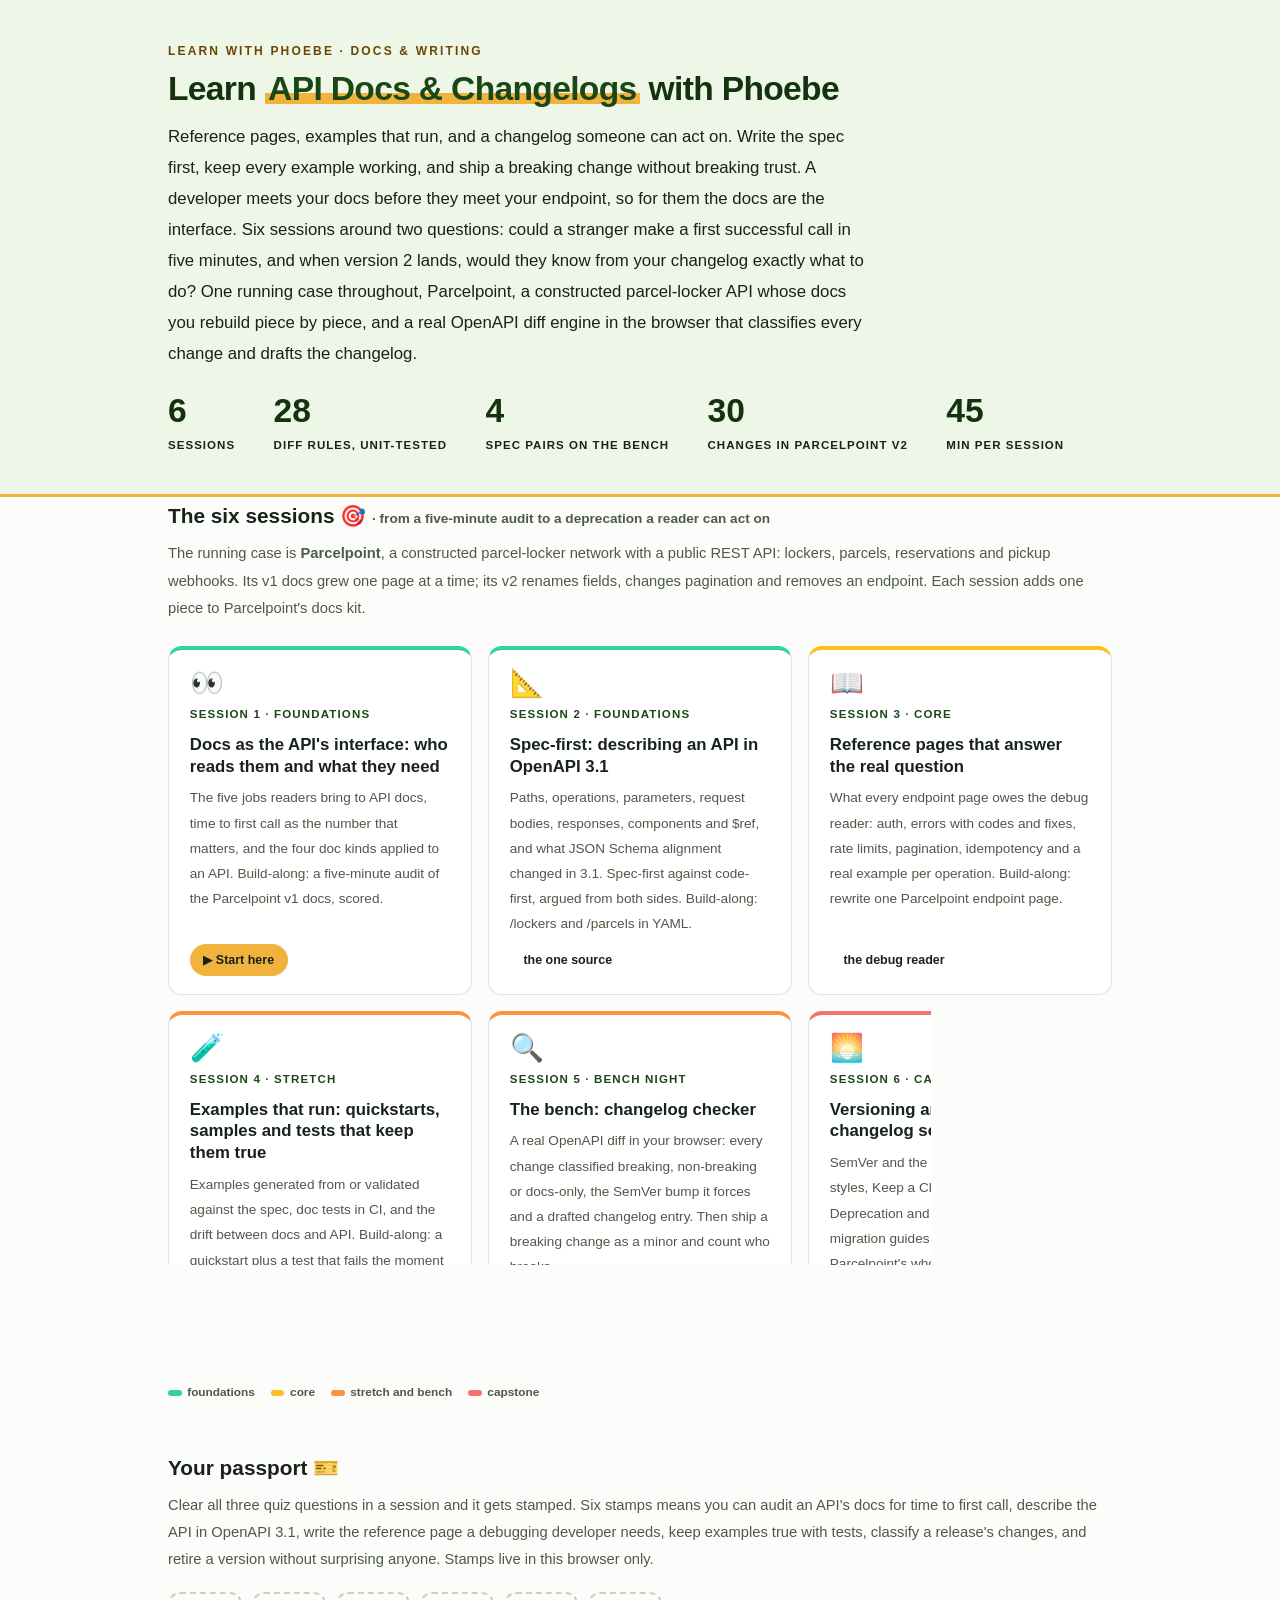
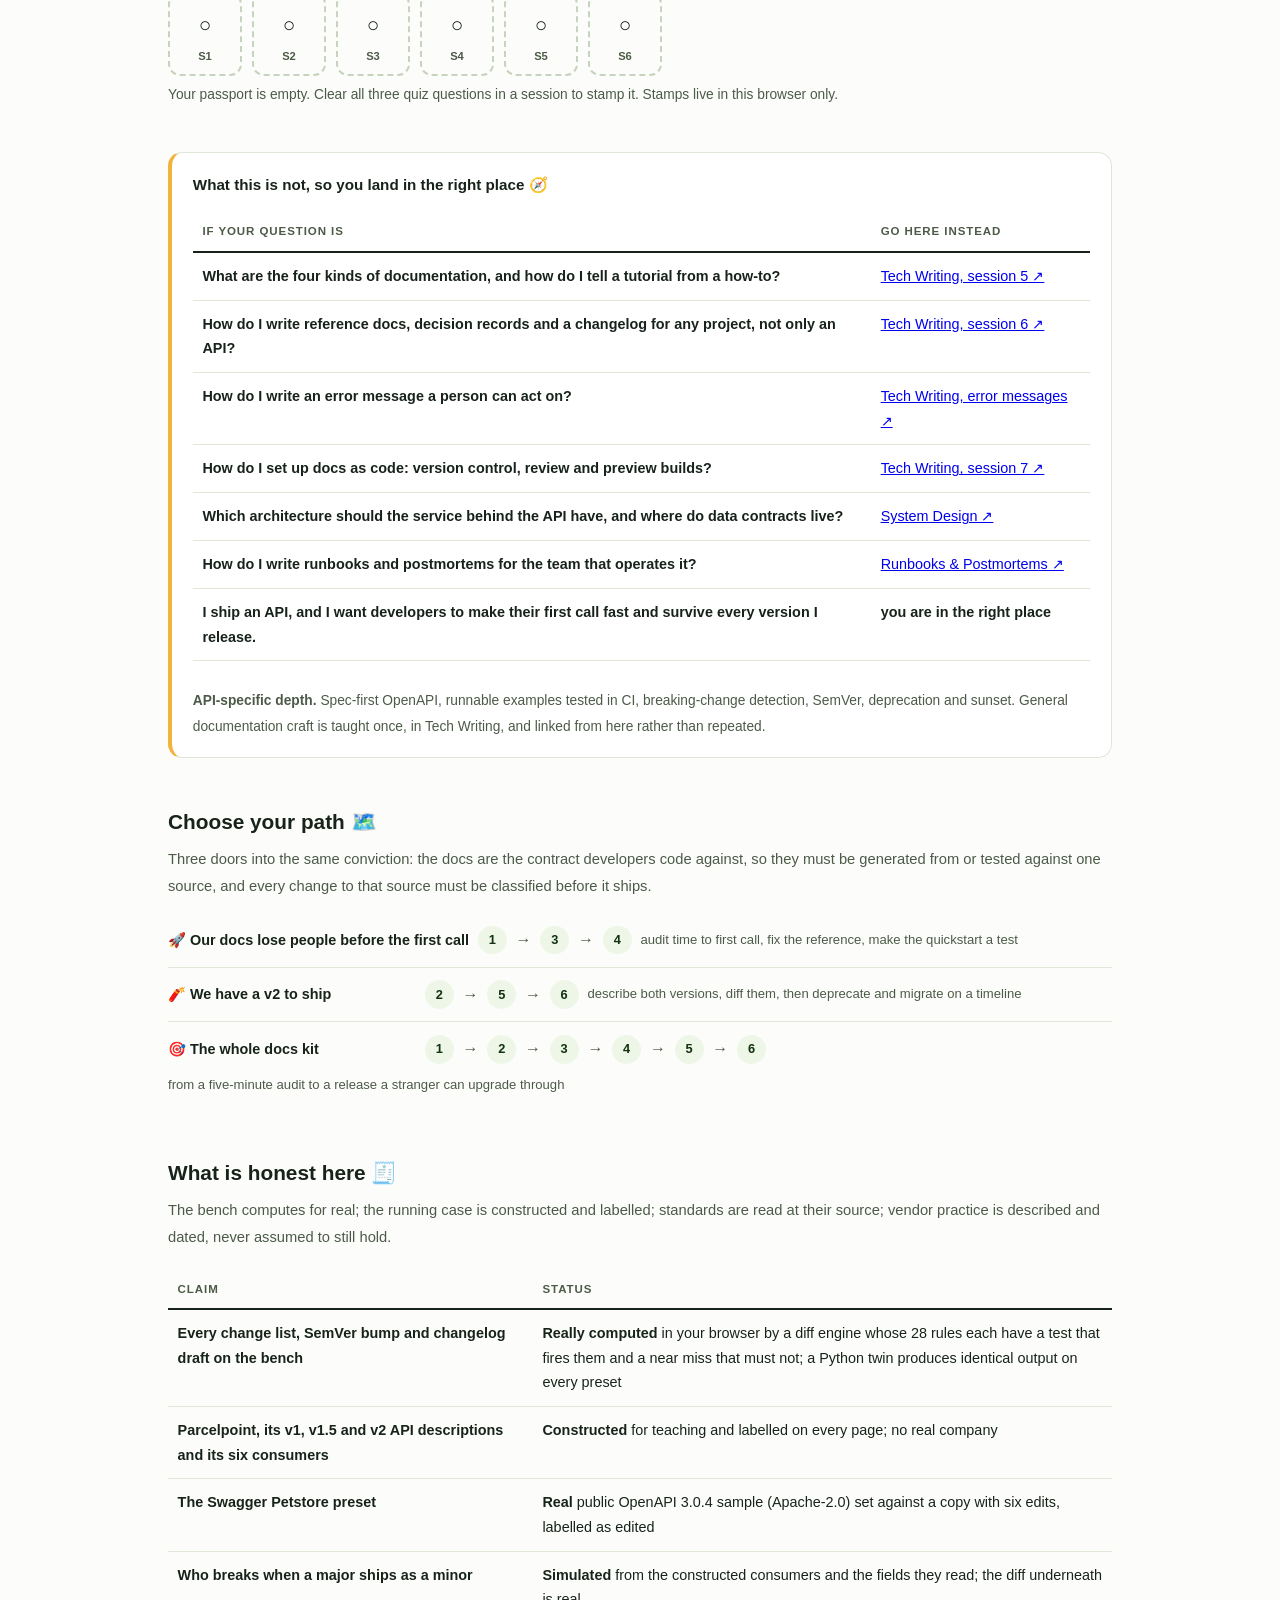
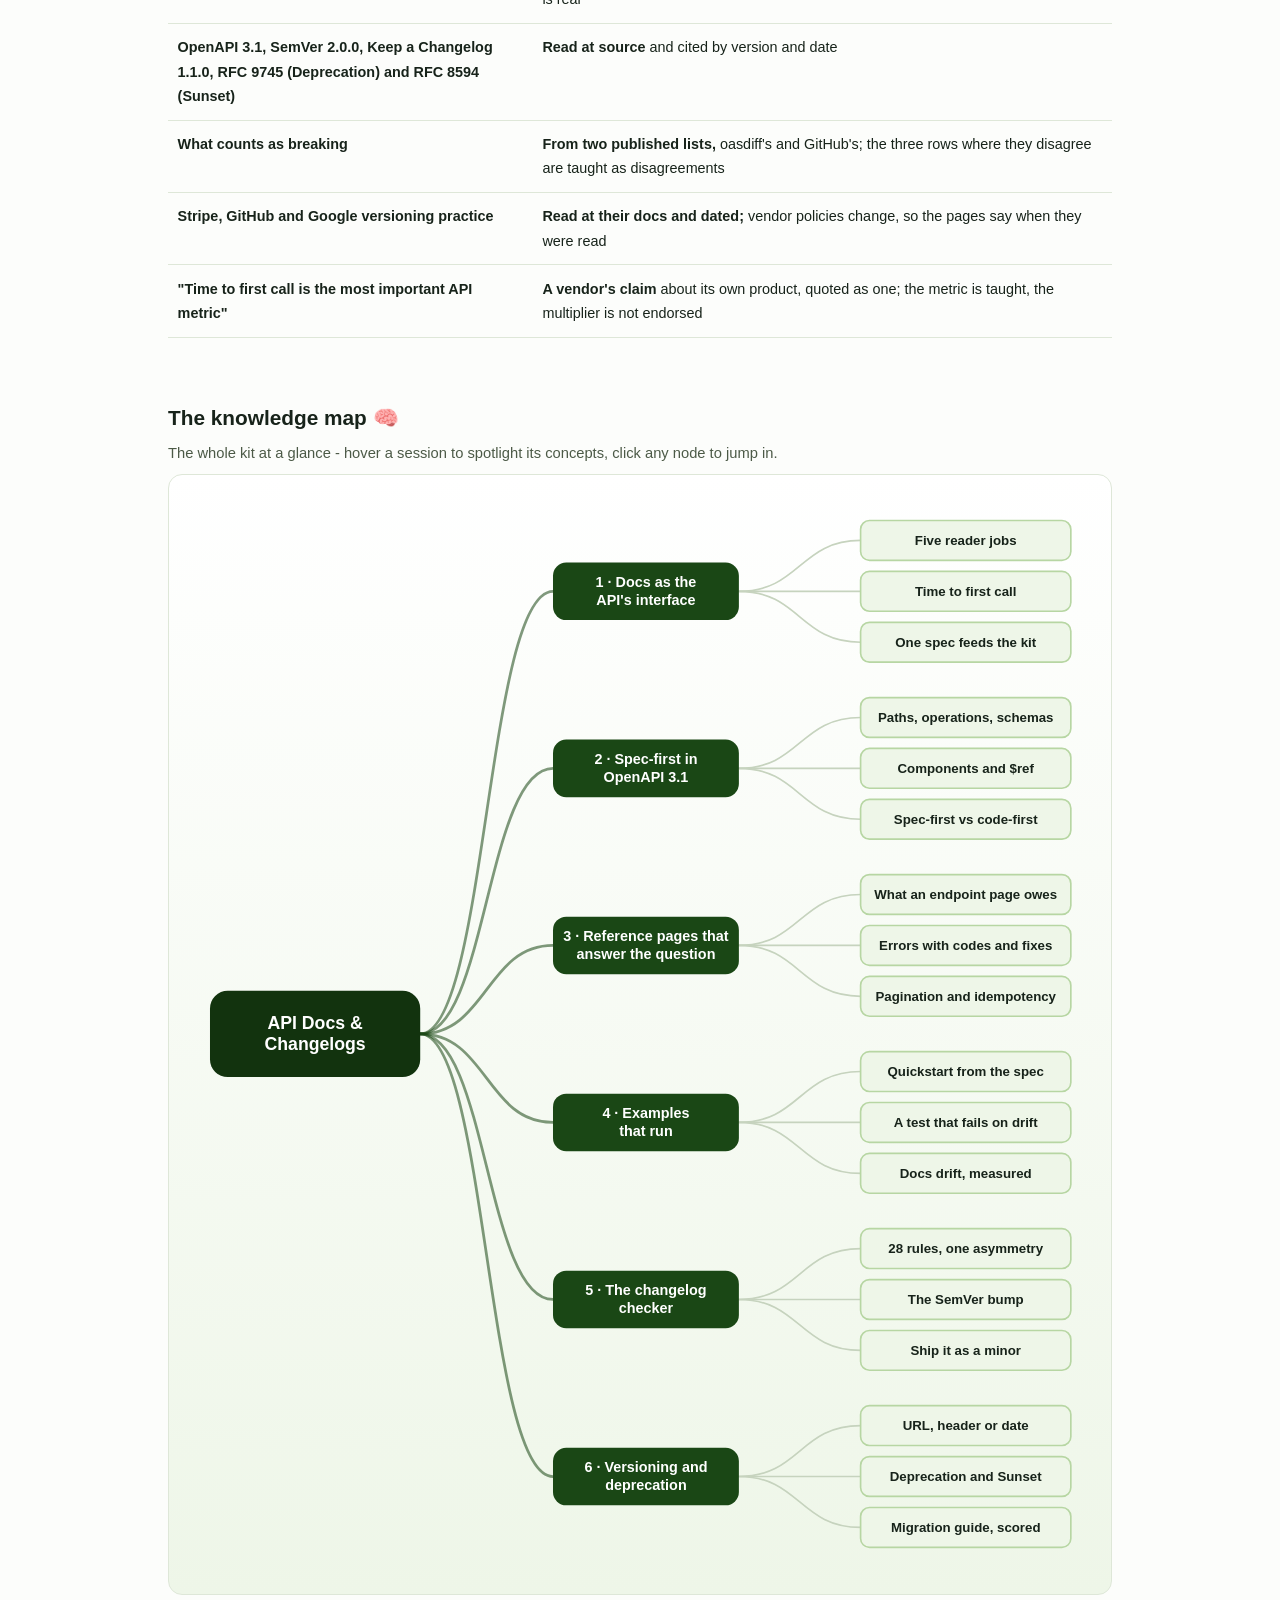
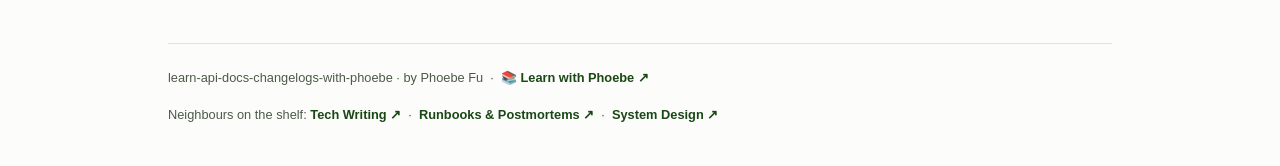
<file: index.html>
<!DOCTYPE html>
<html lang="en">
<head>
<meta charset="UTF-8">
<meta name="viewport" content="width=device-width, initial-scale=1.0">
<!-- social:start -->
<meta name="description" content="Six sessions on API documentation as the API's interface: who reads it, time to first call, spec-first OpenAPI 3.1, reference pages, examples tested against the spec, a real OpenAPI diff that drafts the changelog, and deprecation a reader can act on. Free, by Phoebe Fu.">
<meta property="og:type" content="website">
<meta property="og:site_name" content="Learn with Phoebe">
<meta property="og:title" content="Learn API Docs &amp; Changelogs with Phoebe">
<meta property="og:description" content="Reference pages, examples that run, and a changelog someone can act on. Write the spec first, keep every example working, and ship a breaking change without breaking trust.">
<meta property="og:url" content="https://phoebefu6.github.io/learn-api-docs-changelogs-with-phoebe/">
<meta property="og:image" content="https://phoebefu6.github.io/learn-api-docs-changelogs-with-phoebe/assets/og-cover.png">
<meta property="og:image:width" content="1200">
<meta property="og:image:height" content="630">
<meta name="twitter:card" content="summary_large_image">
<meta name="twitter:title" content="Learn API Docs &amp; Changelogs with Phoebe">
<meta name="twitter:description" content="A real OpenAPI diff in your browser: every change classified, the SemVer bump, a drafted changelog, and what shipping a break as a minor costs.">
<meta name="twitter:image" content="https://phoebefu6.github.io/learn-api-docs-changelogs-with-phoebe/assets/og-cover.png">
<!-- social:end -->
<title>Learn API Docs &amp; Changelogs with Phoebe</title>
<link rel="stylesheet" href="assets/style.css?v=2">
<style>

  .stats-row { display: flex; gap: 2.4rem; margin-top: 1.5rem; flex-wrap: wrap; }
  .stat b { display: block; font-size: 2.1rem; font-weight: 800; line-height: 1.05; font-variant-numeric: tabular-nums; }
  .stat span { font-size: .72rem; opacity: 1; text-transform: uppercase; letter-spacing: .09em; font-weight: 600; }

  .course-grid { display: grid; grid-template-columns: repeat(auto-fit, minmax(17rem, 1fr)); gap: 1rem; margin-top: 1.5rem; }
  .course-card {
    border: 1px solid var(--hairline);
    border-top: 4px solid var(--diff, var(--indigo));
    border-radius: var(--radius);
    padding: 1.2rem 1.3rem 1.1rem;
    display: flex;
    flex-direction: column;
    gap: .5rem;
    text-decoration: none;
    color: var(--ink);
    background: #fff;
    transition: box-shadow .15s ease, border-color .15s ease, transform .15s ease;
    position: relative;
  }
  .course-card:hover { border-color: var(--indigo-soft); border-top-color: var(--diff, var(--indigo)); box-shadow: 0 8px 28px rgba(var(--shadow-rgb),.16); transform: translateY(-3px); }
  .course-card .cicon { font-size: 1.7rem; line-height: 1; }
  .course-card .cnum { font-size: .72rem; font-weight: 700; color: var(--indigo); text-transform: uppercase; letter-spacing: .1em; }
  .course-card h3 { font-size: 1.05rem; font-weight: 800; line-height: 1.3; }
  .course-card p { font-size: .85rem; color: var(--muted); flex: 1; }
  .course-card .meta { display: flex; gap: .4rem; flex-wrap: wrap; }

  .diff-legend { display: flex; gap: 1rem; margin-top: 1.6rem; font-size: .74rem; color: var(--muted); font-weight: 600; flex-wrap: wrap; }
  .diff-legend i { display: inline-block; width: .85rem; height: .35rem; border-radius: 999px; margin-right: .35rem; vertical-align: middle; }

  .paths { margin-top: 2.6rem; }
  .paths h2 { font-size: 1.3rem; font-weight: 800; margin-bottom: .3rem; }
  .paths .plede { color: var(--muted); font-size: .92rem; margin-bottom: .8rem; }
  .path { display: flex; gap: .55rem; align-items: center; padding: .75rem 0; border-bottom: .5px solid var(--hairline); flex-wrap: wrap; }
  .path:last-child { border-bottom: none; }
  .path b { min-width: 15.5rem; font-size: .9rem; }
  .path .pstep { background: var(--indigo-50); color: var(--indigo-deep); border-radius: 999px; padding: .16rem .68rem; font-weight: 700; font-size: .8rem; text-decoration: none; transition: all .12s ease; }
  .path .pstep:hover { background: var(--indigo); color: #fff; }
  .path .parr { color: var(--muted); font-weight: 700; }

  .mm-section { margin-top: 1.6rem; }
  .mm-section h2 { font-size: 1.3rem; font-weight: 800; margin-bottom: .2rem; }
  .mm-section .mm-lede { color: var(--muted); font-size: .92rem; margin-bottom: .4rem; }
  .mm-wrap { border: 1px solid var(--hairline); border-radius: var(--radius); background: linear-gradient(180deg,#fff,var(--indigo-50)); padding: .6rem; overflow-x: auto; }
  .mm-svg { width: 100%; height: auto; display: block; max-width: 60rem; margin: 0 auto; min-width: 34rem; }
  .mm-link { cursor: pointer; text-decoration: none; }
  .mm-node rect { transition: opacity .15s ease, filter .15s ease; }
  .mm-node text { pointer-events: none; }
  .mm-link:hover .mm-node rect { filter: brightness(1.06); }
  .mm-edge { transition: opacity .15s ease; }

  .not-this { border: 1px solid var(--hairline); border-left: 4px solid var(--amber); border-radius: var(--radius); background: #fff; padding: 1.1rem 1.3rem; margin-top: 1.2rem; }
  .not-this h3 { font-size: .95rem; font-weight: 800; margin-bottom: .5rem; }
</style>
</head>
<body>

<header class="masthead">
  <div class="wrap">
    <div class="eyebrow">Learn with Phoebe · Docs &amp; Writing</div>
    <h1>Learn <span class="accent">API Docs &amp; Changelogs</span> with Phoebe</h1>
    <p class="sub">Reference pages, examples that run, and a changelog someone can act on. Write the spec first, keep every example working, and ship a breaking change without breaking trust. A developer meets your docs before they meet your endpoint, so for them the docs are the interface. Six sessions around two questions: could a stranger make a first successful call in five minutes, and when version 2 lands, would they know from your changelog exactly what to do? One running case throughout, Parcelpoint, a constructed parcel-locker API whose docs you rebuild piece by piece, and a real OpenAPI diff engine in the browser that classifies every change and drafts the changelog.</p>
    <div class="stats-row">
      <div class="stat"><b data-count="6">6</b><span>sessions</span></div>
      <div class="stat"><b data-count="28">28</b><span>diff rules, unit-tested</span></div>
      <div class="stat"><b data-count="4">4</b><span>spec pairs on the bench</span></div>
      <div class="stat"><b data-count="30">30</b><span>changes in Parcelpoint v2</span></div>
      <div class="stat"><b data-count="45">45</b><span>min per session</span></div>
    </div>
  </div>
</header>

<main class="wrap">

  <section class="section">
    <div class="paths" style="margin-top:0">
      <h2>The six sessions 🎯 <span style="font-size:.85rem;font-weight:600;color:var(--muted)">· from a five-minute audit to a deprecation a reader can act on</span></h2>
      <p class="plede">The running case is <strong>Parcelpoint</strong>, a constructed parcel-locker network with a public REST API: lockers, parcels, reservations and pickup webhooks. Its v1 docs grew one page at a time; its v2 renames fields, changes pagination and removes an endpoint. Each session adds one piece to Parcelpoint's docs kit.</p>
    </div>

    <div class="course-grid">
      <a class="course-card" href="courses/01-who-reads-the-docs.html" style="--diff:#34D399">
        <span class="cicon">👀</span>
        <span class="cnum">Session 1 · foundations</span>
        <h3>Docs as the API's interface: who reads them and what they need</h3>
        <p>The five jobs readers bring to API docs, time to first call as the number that matters, and the four doc kinds applied to an API. Build-along: a five-minute audit of the Parcelpoint v1 docs, scored.</p>
        <span class="meta"><span class="pill amber">▶ Start here</span></span>
      </a>
      <a class="course-card" href="courses/02-spec-first-openapi.html" style="--diff:#34D399">
        <span class="cicon">📐</span>
        <span class="cnum">Session 2 · foundations</span>
        <h3>Spec-first: describing an API in OpenAPI 3.1</h3>
        <p>Paths, operations, parameters, request bodies, responses, components and $ref, and what JSON Schema alignment changed in 3.1. Spec-first against code-first, argued from both sides. Build-along: /lockers and /parcels in YAML.</p>
        <span class="meta"><span class="pill">the one source</span></span>
      </a>
      <a class="course-card" href="courses/03-reference-pages.html" style="--diff:#FBBF24">
        <span class="cicon">📖</span>
        <span class="cnum">Session 3 · core</span>
        <h3>Reference pages that answer the real question</h3>
        <p>What every endpoint page owes the debug reader: auth, errors with codes and fixes, rate limits, pagination, idempotency and a real example per operation. Build-along: rewrite one Parcelpoint endpoint page.</p>
        <span class="meta"><span class="pill">the debug reader</span></span>
      </a>
      <a class="course-card" href="courses/04-examples-that-run.html" style="--diff:#FB923C">
        <span class="cicon">🧪</span>
        <span class="cnum">Session 4 · stretch</span>
        <h3>Examples that run: quickstarts, samples and tests that keep them true</h3>
        <p>Examples generated from or validated against the spec, doc tests in CI, and the drift between docs and API. Build-along: a quickstart plus a test that fails the moment an example stops working.</p>
        <span class="meta"><span class="pill">drift fails a build</span></span>
      </a>
      <a class="course-card" href="courses/05-the-changelog-checker.html" style="--diff:#FB923C">
        <span class="cicon">🔍</span>
        <span class="cnum">Session 5 · bench night</span>
        <h3>The bench: changelog checker</h3>
        <p>A real OpenAPI diff in your browser: every change classified breaking, non-breaking or docs-only, the SemVer bump it forces and a drafted changelog entry. Then ship a breaking change as a minor and count who breaks.</p>
        <span class="meta"><span class="pill amber">★ the bench</span></span>
      </a>
      <a class="course-card" href="courses/06-versioning-and-deprecation.html" style="--diff:#F87171">
        <span class="cicon">🌅</span>
        <span class="cnum">Session 6 · capstone</span>
        <h3>Versioning and deprecation: a changelog someone can act on</h3>
        <p>SemVer and the three API versioning styles, Keep a Changelog categories, the Deprecation and Sunset headers, migration guides and timelines. Capstone: Parcelpoint's whole docs kit, scored.</p>
        <span class="meta"><span class="pill amber">🔒 final scorecard</span></span>
      </a>
    </div>

    <div class="diff-legend">
      <span><i style="background:#34D399"></i>foundations</span>
      <span><i style="background:#FBBF24"></i>core</span>
      <span><i style="background:#FB923C"></i>stretch and bench</span>
      <span><i style="background:#F87171"></i>capstone</span>
    </div>
  </section>

  <section class="section">
    <div class="paths" style="margin-top:0">
      <h2>Your passport 🎫</h2>
      <p class="plede">Clear all three quiz questions in a session and it gets stamped. Six stamps means you can audit an API's docs for time to first call, describe the API in OpenAPI 3.1, write the reference page a debugging developer needs, keep examples true with tests, classify a release's changes, and retire a version without surprising anyone. Stamps live in this browser only.</p>
    </div>
    <div class="pp-strip"></div>
  </section>

  <section class="section">
    <div class="not-this">
      <h3>What this is not, so you land in the right place 🧭</h3>
      <table class="clean">
        <tr><th>If your question is</th><th>Go here instead</th></tr>
        <tr><td>What are the four kinds of documentation, and how do I tell a tutorial from a how-to?</td><td><a href="https://phoebefu6.github.io/learn-tech-writing-with-phoebe/courses/05-diataxis.html">Tech Writing, session 5 ↗</a></td></tr>
        <tr><td>How do I write reference docs, decision records and a changelog for any project, not only an API?</td><td><a href="https://phoebefu6.github.io/learn-tech-writing-with-phoebe/courses/06-reference-adrs-changelogs.html">Tech Writing, session 6 ↗</a></td></tr>
        <tr><td>How do I write an error message a person can act on?</td><td><a href="https://phoebefu6.github.io/learn-tech-writing-with-phoebe/courses/91-error-messages.html">Tech Writing, error messages ↗</a></td></tr>
        <tr><td>How do I set up docs as code: version control, review and preview builds?</td><td><a href="https://phoebefu6.github.io/learn-tech-writing-with-phoebe/courses/07-docs-as-code.html">Tech Writing, session 7 ↗</a></td></tr>
        <tr><td>Which architecture should the service behind the API have, and where do data contracts live?</td><td><a href="https://phoebefu6.github.io/learn-system-design-with-phoebe/">System Design ↗</a></td></tr>
        <tr><td>How do I write runbooks and postmortems for the team that operates it?</td><td><a href="https://phoebefu6.github.io/learn-runbooks-postmortems-with-phoebe/">Runbooks &amp; Postmortems ↗</a></td></tr>
        <tr><td><strong>I ship an API, and I want developers to make their first call fast and survive every version I release.</strong></td><td><strong>you are in the right place</strong></td></tr>
      </table>
      <p style="margin-top:.7rem;font-size:.86rem;color:var(--muted)"><strong>API-specific depth.</strong> Spec-first OpenAPI, runnable examples tested in CI, breaking-change detection, SemVer, deprecation and sunset. General documentation craft is taught once, in Tech Writing, and linked from here rather than repeated.</p>
    </div>
  </section>

  <section class="section">
    <div class="paths">
      <h2>Choose your path 🗺️</h2>
      <p class="plede">Three doors into the same conviction: the docs are the contract developers code against, so they must be generated from or tested against one source, and every change to that source must be classified before it ships.</p>
      <div class="path"><b>🚀 Our docs lose people before the first call</b>
        <a class="pstep" href="courses/01-who-reads-the-docs.html">1</a><span class="parr">→</span>
        <a class="pstep" href="courses/03-reference-pages.html">3</a><span class="parr">→</span>
        <a class="pstep" href="courses/04-examples-that-run.html">4</a>
        <span style="font-size:.82rem;color:var(--muted)">audit time to first call, fix the reference, make the quickstart a test</span>
      </div>
      <div class="path"><b>🧨 We have a v2 to ship</b>
        <a class="pstep" href="courses/02-spec-first-openapi.html">2</a><span class="parr">→</span>
        <a class="pstep" href="courses/05-the-changelog-checker.html">5</a><span class="parr">→</span>
        <a class="pstep" href="courses/06-versioning-and-deprecation.html">6</a>
        <span style="font-size:.82rem;color:var(--muted)">describe both versions, diff them, then deprecate and migrate on a timeline</span>
      </div>
      <div class="path"><b>🎯 The whole docs kit</b>
        <a class="pstep" href="courses/01-who-reads-the-docs.html">1</a><span class="parr">→</span>
        <a class="pstep" href="courses/02-spec-first-openapi.html">2</a><span class="parr">→</span>
        <a class="pstep" href="courses/03-reference-pages.html">3</a><span class="parr">→</span>
        <a class="pstep" href="courses/04-examples-that-run.html">4</a><span class="parr">→</span>
        <a class="pstep" href="courses/05-the-changelog-checker.html">5</a><span class="parr">→</span>
        <a class="pstep" href="courses/06-versioning-and-deprecation.html">6</a>
        <span style="font-size:.82rem;color:var(--muted)">from a five-minute audit to a release a stranger can upgrade through</span>
      </div>
    </div>
  </section>

  <section class="section">
    <div class="paths" style="margin-top:0">
      <h2>What is honest here 🧾</h2>
      <p class="plede">The bench computes for real; the running case is constructed and labelled; standards are read at their source; vendor practice is described and dated, never assumed to still hold.</p>
    </div>
    <table class="clean">
      <tr><th>Claim</th><th>Status</th></tr>
      <tr><td>Every change list, SemVer bump and changelog draft on the bench</td><td><strong>Really computed</strong> in your browser by a diff engine whose 28 rules each have a test that fires them and a near miss that must not; a Python twin produces identical output on every preset</td></tr>
      <tr><td>Parcelpoint, its v1, v1.5 and v2 API descriptions and its six consumers</td><td><strong>Constructed</strong> for teaching and labelled on every page; no real company</td></tr>
      <tr><td>The Swagger Petstore preset</td><td><strong>Real</strong> public OpenAPI 3.0.4 sample (Apache-2.0) set against a copy with six edits, labelled as edited</td></tr>
      <tr><td>Who breaks when a major ships as a minor</td><td><strong>Simulated</strong> from the constructed consumers and the fields they read; the diff underneath is real</td></tr>
      <tr><td>OpenAPI 3.1, SemVer 2.0.0, Keep a Changelog 1.1.0, RFC 9745 (Deprecation) and RFC 8594 (Sunset)</td><td><strong>Read at source</strong> and cited by version and date</td></tr>
      <tr><td>What counts as breaking</td><td><strong>From two published lists,</strong> oasdiff's and GitHub's; the three rows where they disagree are taught as disagreements</td></tr>
      <tr><td>Stripe, GitHub and Google versioning practice</td><td><strong>Read at their docs and dated;</strong> vendor policies change, so the pages say when they were read</td></tr>
      <tr><td>"Time to first call is the most important API metric"</td><td><strong>A vendor's claim</strong> about its own product, quoted as one; the metric is taught, the multiplier is not endorsed</td></tr>
    </table>
  </section>

  <section class="section mm-section">
    <h2>The knowledge map 🧠</h2>
    <p class="mm-lede">The whole kit at a glance - hover a session to spotlight its concepts, click any node to jump in.</p>
    <div class="mm-wrap"><div id="mindmap"></div></div>
  </section>

  <footer class="pagefoot">
    <span>learn-api-docs-changelogs-with-phoebe · by Phoebe Fu &nbsp;·&nbsp; 📚 <a href="https://phoebefu6.github.io/learn-with-phoebe/">Learn with Phoebe ↗</a></span>
    <span>Neighbours on the shelf: <a href="https://phoebefu6.github.io/learn-tech-writing-with-phoebe/">Tech Writing ↗</a> &nbsp;·&nbsp; <a href="https://phoebefu6.github.io/learn-runbooks-postmortems-with-phoebe/">Runbooks &amp; Postmortems ↗</a> &nbsp;·&nbsp; <a href="https://phoebefu6.github.io/learn-system-design-with-phoebe/">System Design ↗</a></span>
  </footer>

</main>

<script>
window.MINDMAP_DATA = {
 "title": "API Docs &\nChangelogs",
 "centerColor": "#12330E",
 "sessions": [
  {
   "label": "Docs as the\nAPI's interface",
   "href": "courses/01-who-reads-the-docs.html",
   "color": "#34D399",
   "concepts": [
    {
     "label": "Five reader jobs",
     "href": "courses/01-who-reads-the-docs.html"
    },
    {
     "label": "Time to first call",
     "href": "courses/01-who-reads-the-docs.html"
    },
    {
     "label": "One spec feeds the kit",
     "href": "courses/01-who-reads-the-docs.html"
    }
   ]
  },
  {
   "label": "Spec-first in\nOpenAPI 3.1",
   "href": "courses/02-spec-first-openapi.html",
   "color": "#34D399",
   "concepts": [
    {
     "label": "Paths, operations, schemas",
     "href": "courses/02-spec-first-openapi.html"
    },
    {
     "label": "Components and $ref",
     "href": "courses/02-spec-first-openapi.html"
    },
    {
     "label": "Spec-first vs code-first",
     "href": "courses/02-spec-first-openapi.html"
    }
   ]
  },
  {
   "label": "Reference pages that\nanswer the question",
   "href": "courses/03-reference-pages.html",
   "color": "#FBBF24",
   "concepts": [
    {
     "label": "What an endpoint page owes",
     "href": "courses/03-reference-pages.html"
    },
    {
     "label": "Errors with codes and fixes",
     "href": "courses/03-reference-pages.html"
    },
    {
     "label": "Pagination and idempotency",
     "href": "courses/03-reference-pages.html"
    }
   ]
  },
  {
   "label": "Examples\nthat run",
   "href": "courses/04-examples-that-run.html",
   "color": "#FB923C",
   "concepts": [
    {
     "label": "Quickstart from the spec",
     "href": "courses/04-examples-that-run.html"
    },
    {
     "label": "A test that fails on drift",
     "href": "courses/04-examples-that-run.html"
    },
    {
     "label": "Docs drift, measured",
     "href": "courses/04-examples-that-run.html"
    }
   ]
  },
  {
   "label": "The changelog\nchecker",
   "href": "courses/05-the-changelog-checker.html",
   "color": "#FB923C",
   "concepts": [
    {
     "label": "28 rules, one asymmetry",
     "href": "courses/05-the-changelog-checker.html"
    },
    {
     "label": "The SemVer bump",
     "href": "courses/05-the-changelog-checker.html"
    },
    {
     "label": "Ship it as a minor",
     "href": "courses/05-the-changelog-checker.html"
    }
   ]
  },
  {
   "label": "Versioning and\ndeprecation",
   "href": "courses/06-versioning-and-deprecation.html",
   "color": "#F87171",
   "concepts": [
    {
     "label": "URL, header or date",
     "href": "courses/06-versioning-and-deprecation.html"
    },
    {
     "label": "Deprecation and Sunset",
     "href": "courses/06-versioning-and-deprecation.html"
    },
    {
     "label": "Migration guide, scored",
     "href": "courses/06-versioning-and-deprecation.html"
    }
   ]
  }
 ]
};
</script>
<script src="assets/mindmap.js?v=1"></script>
<script src="assets/app.js?v=2"></script>
</body>
</html>
</file>
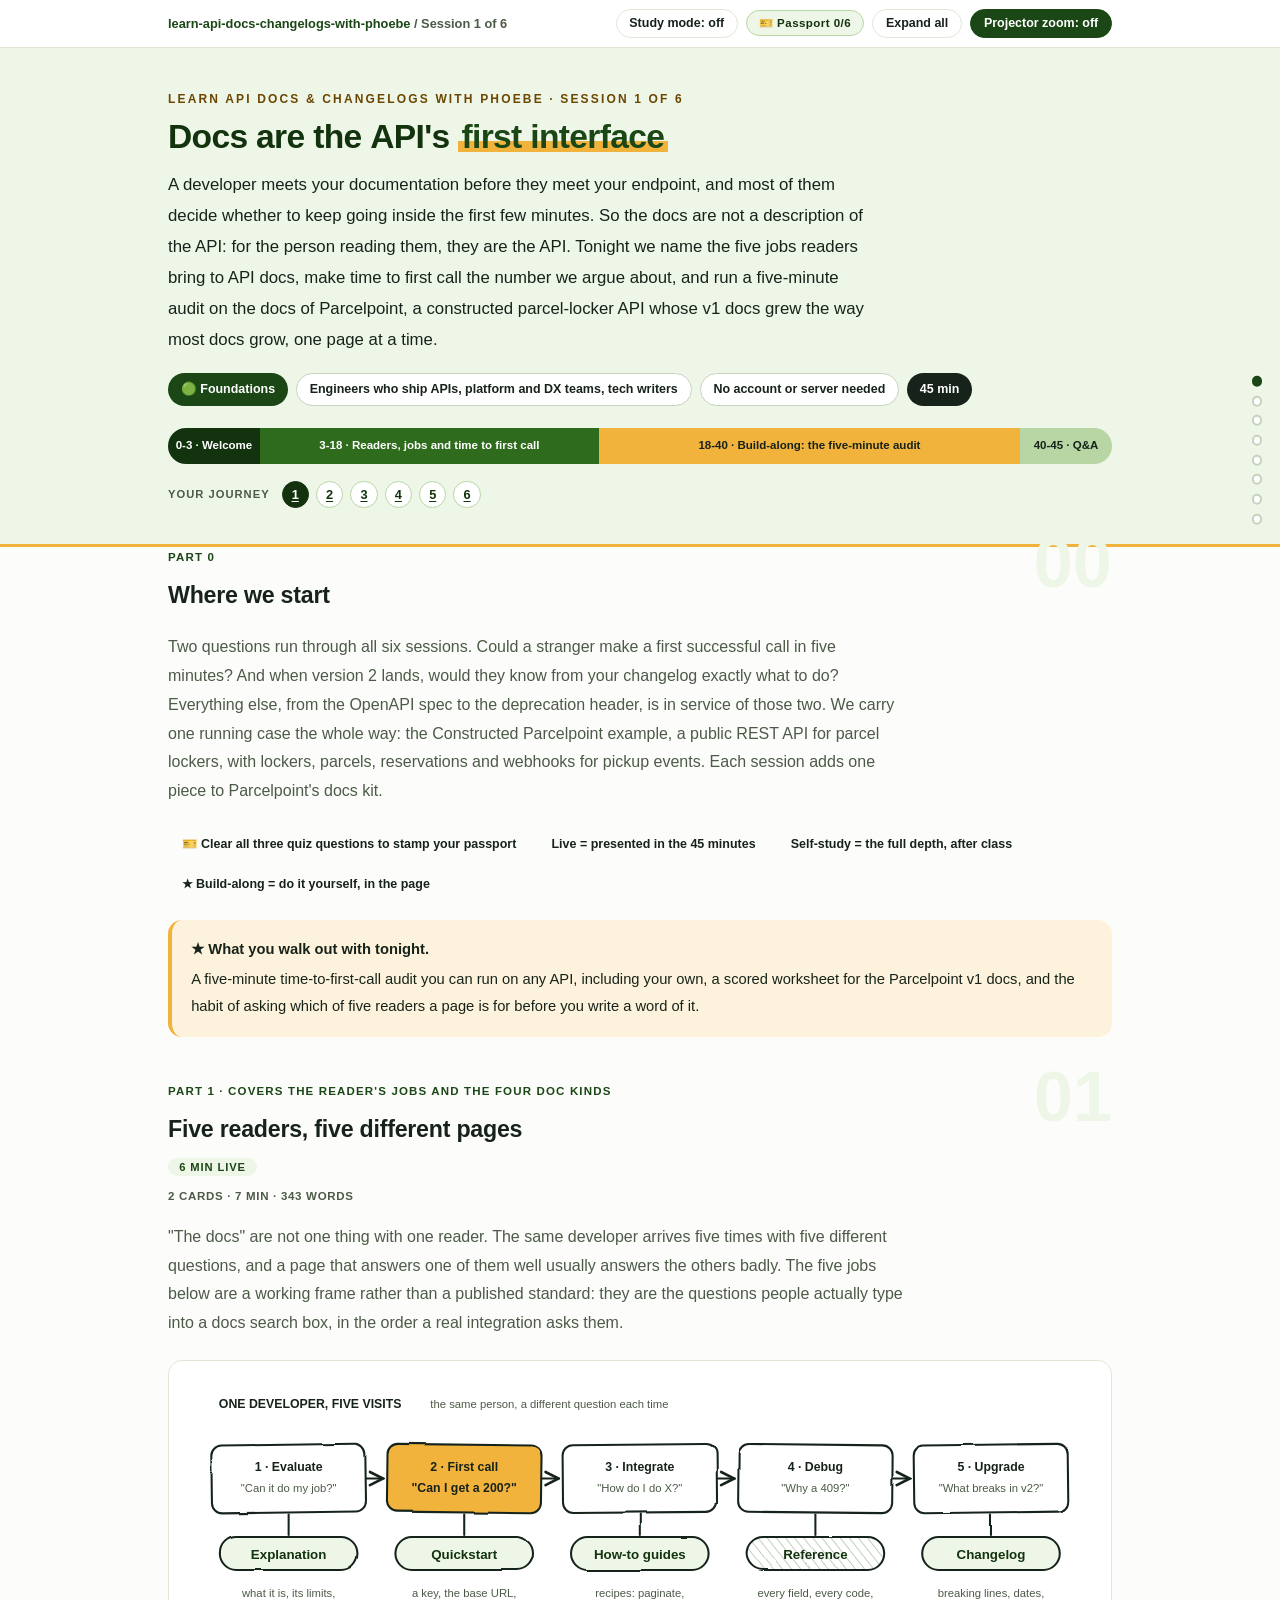
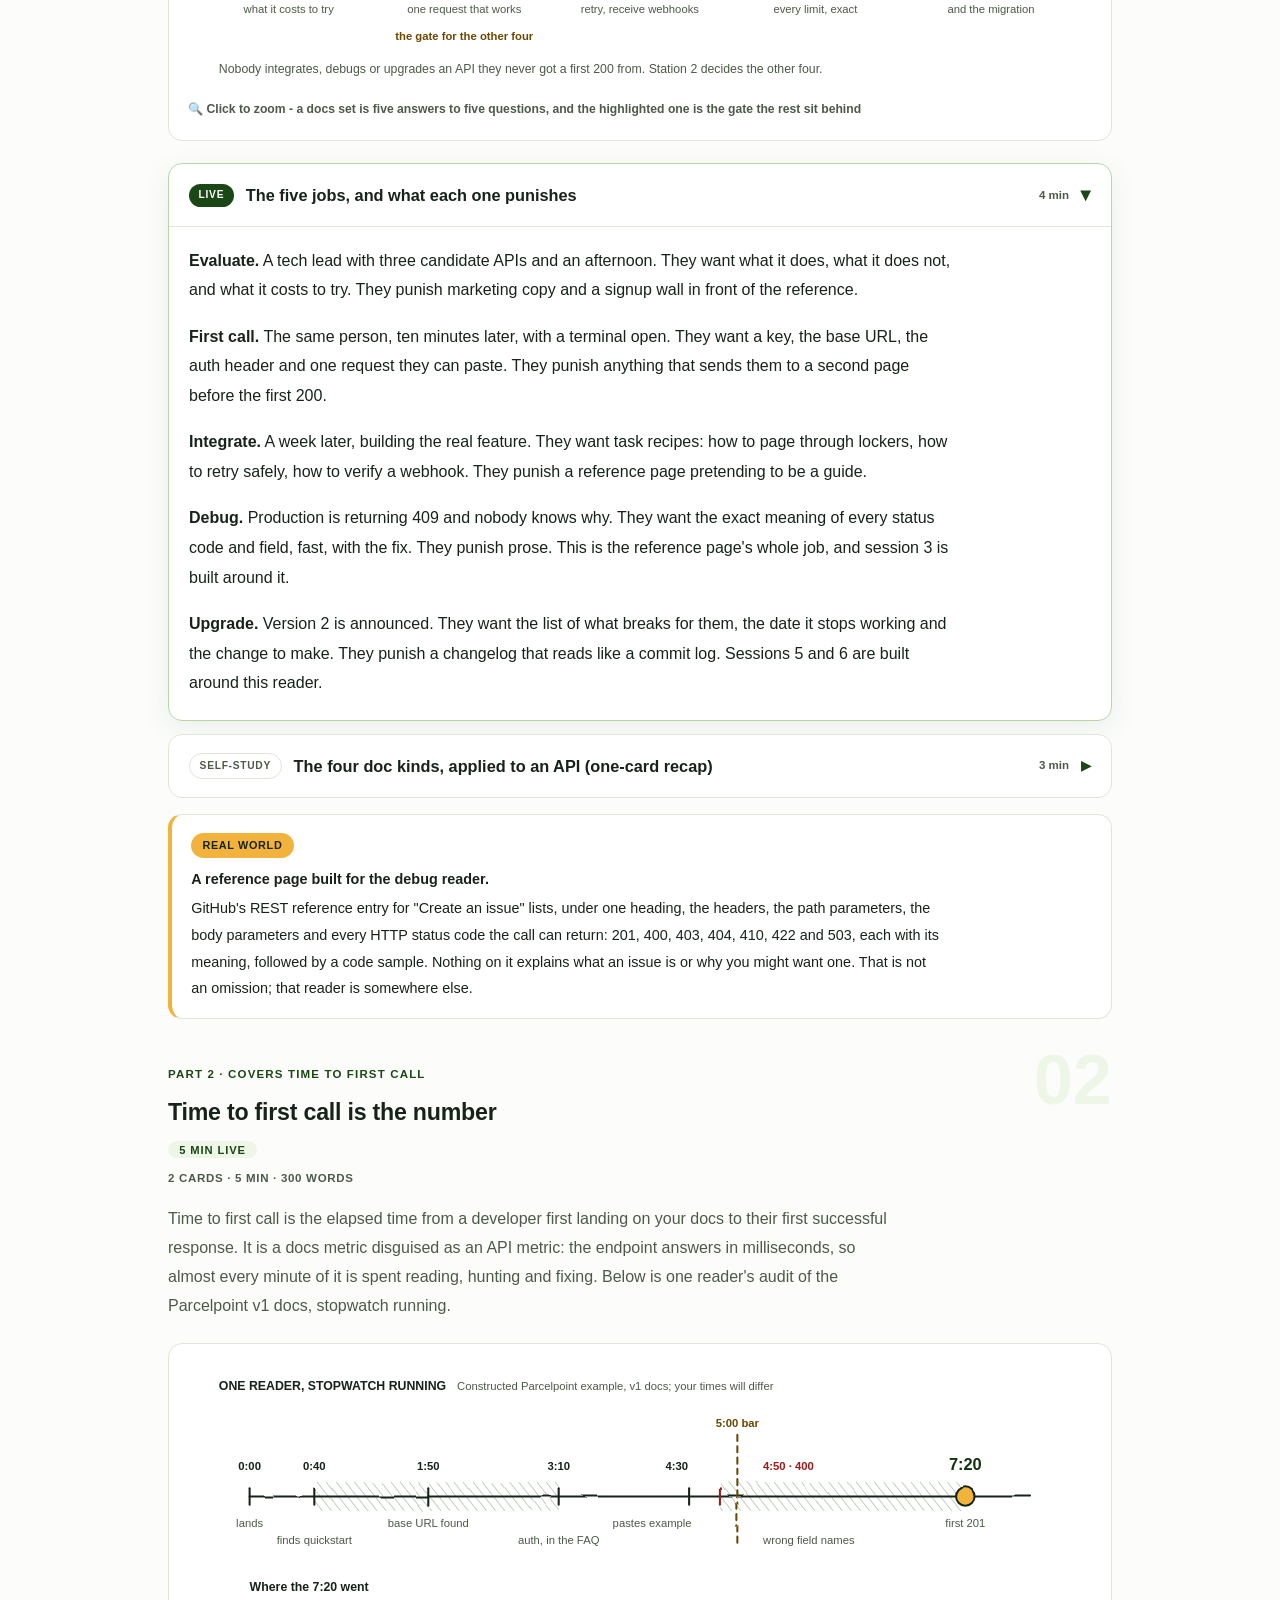
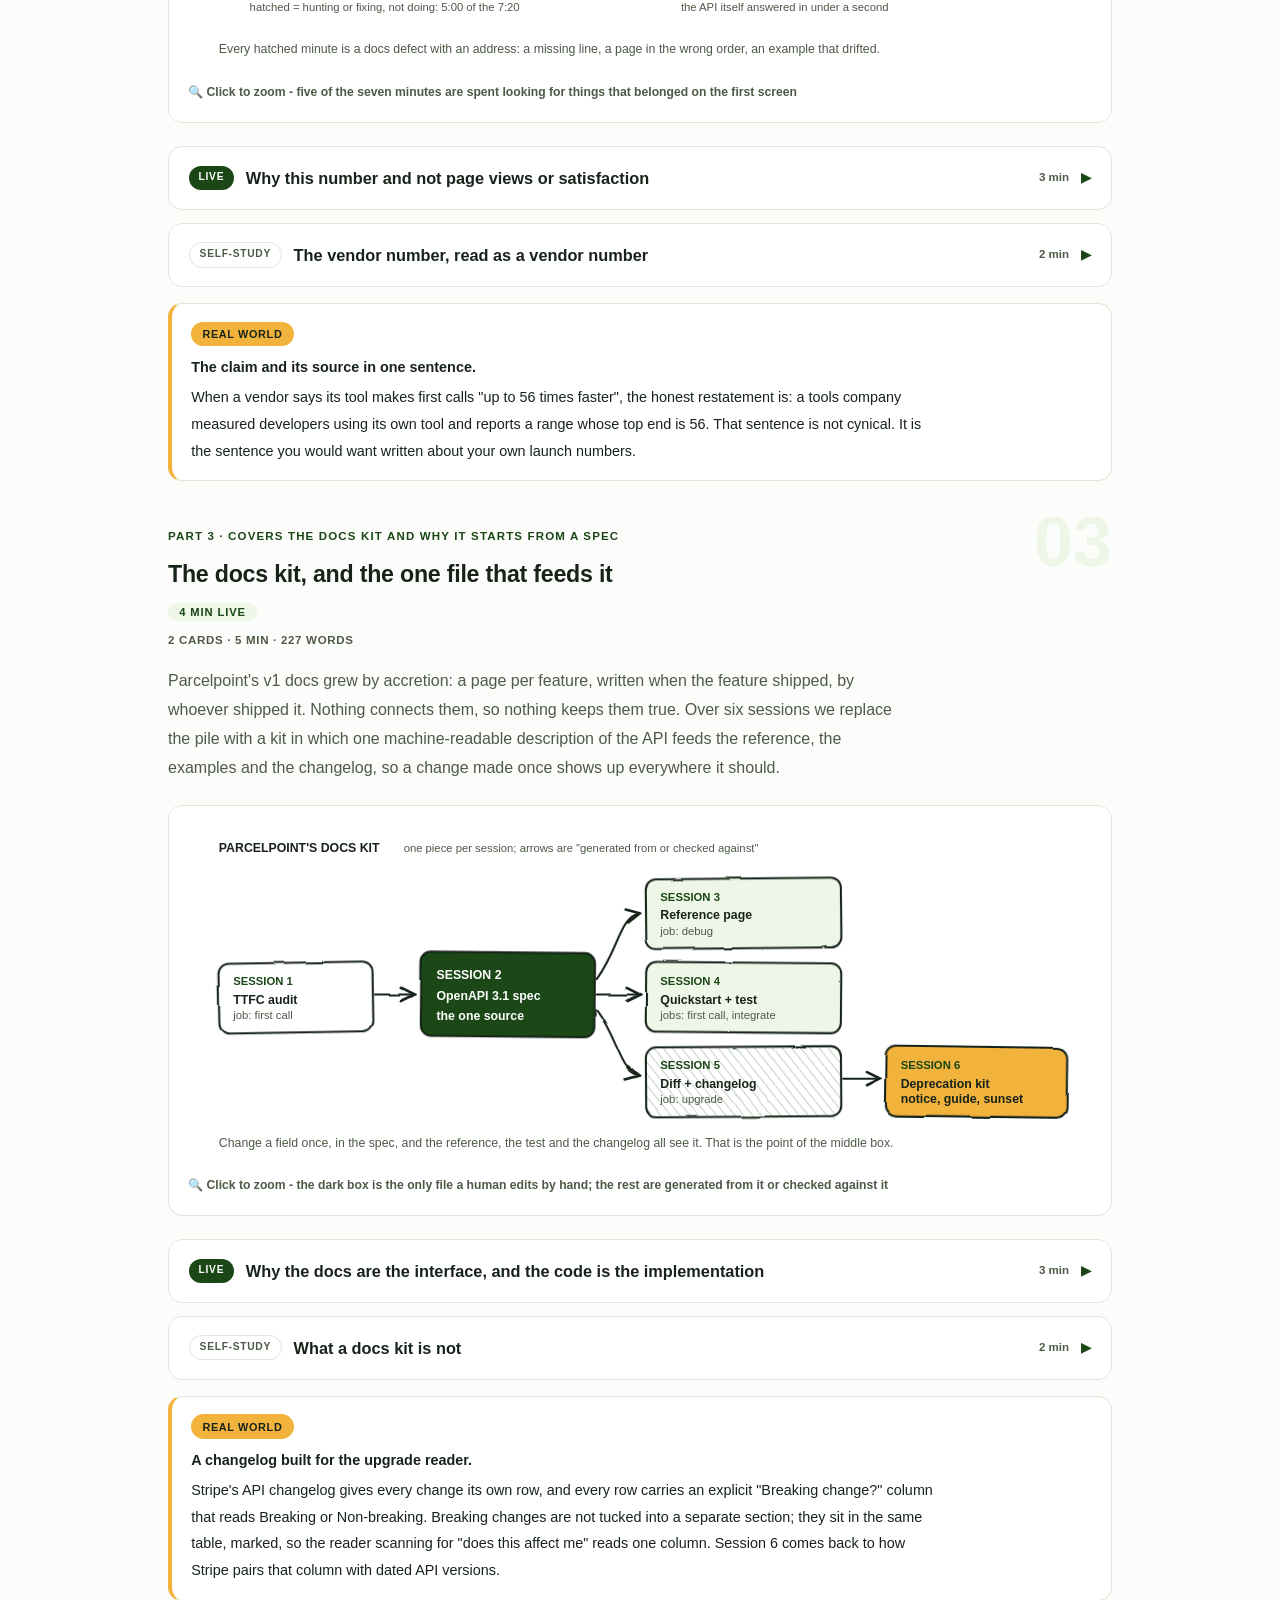
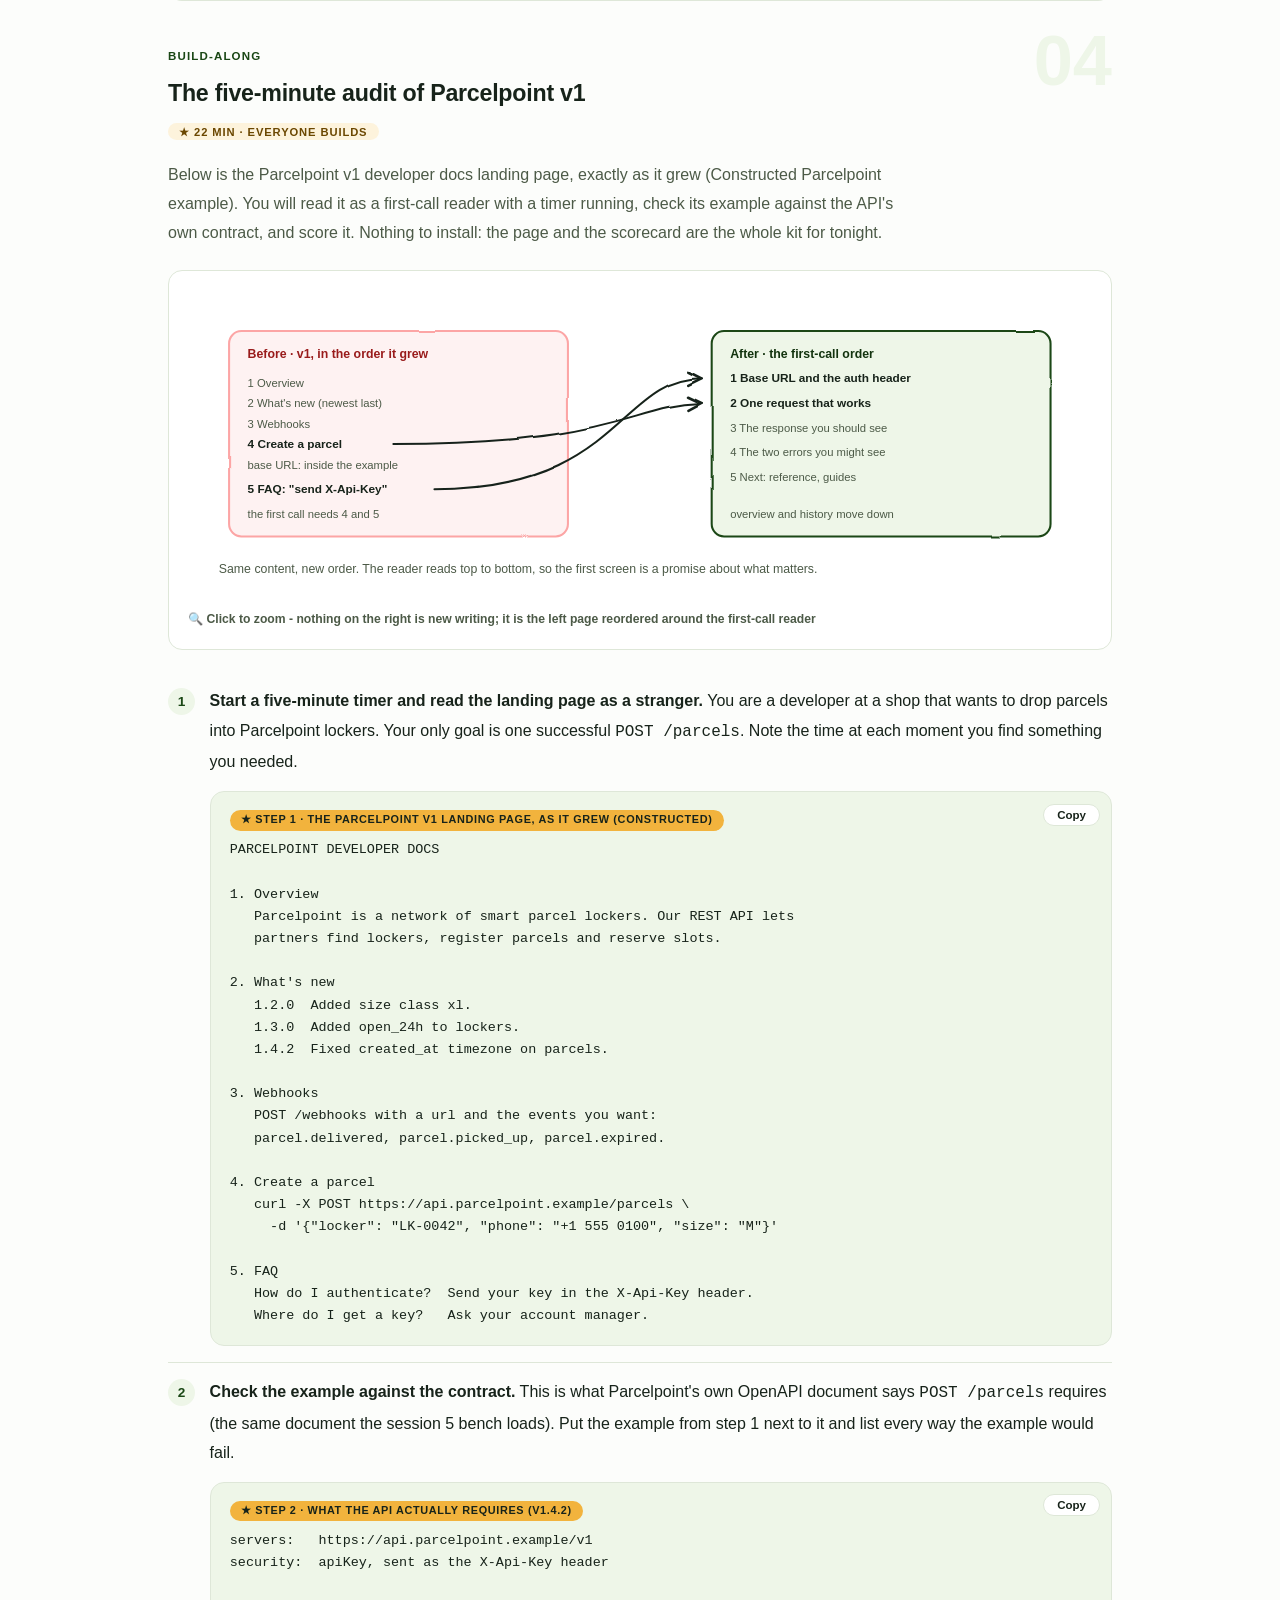
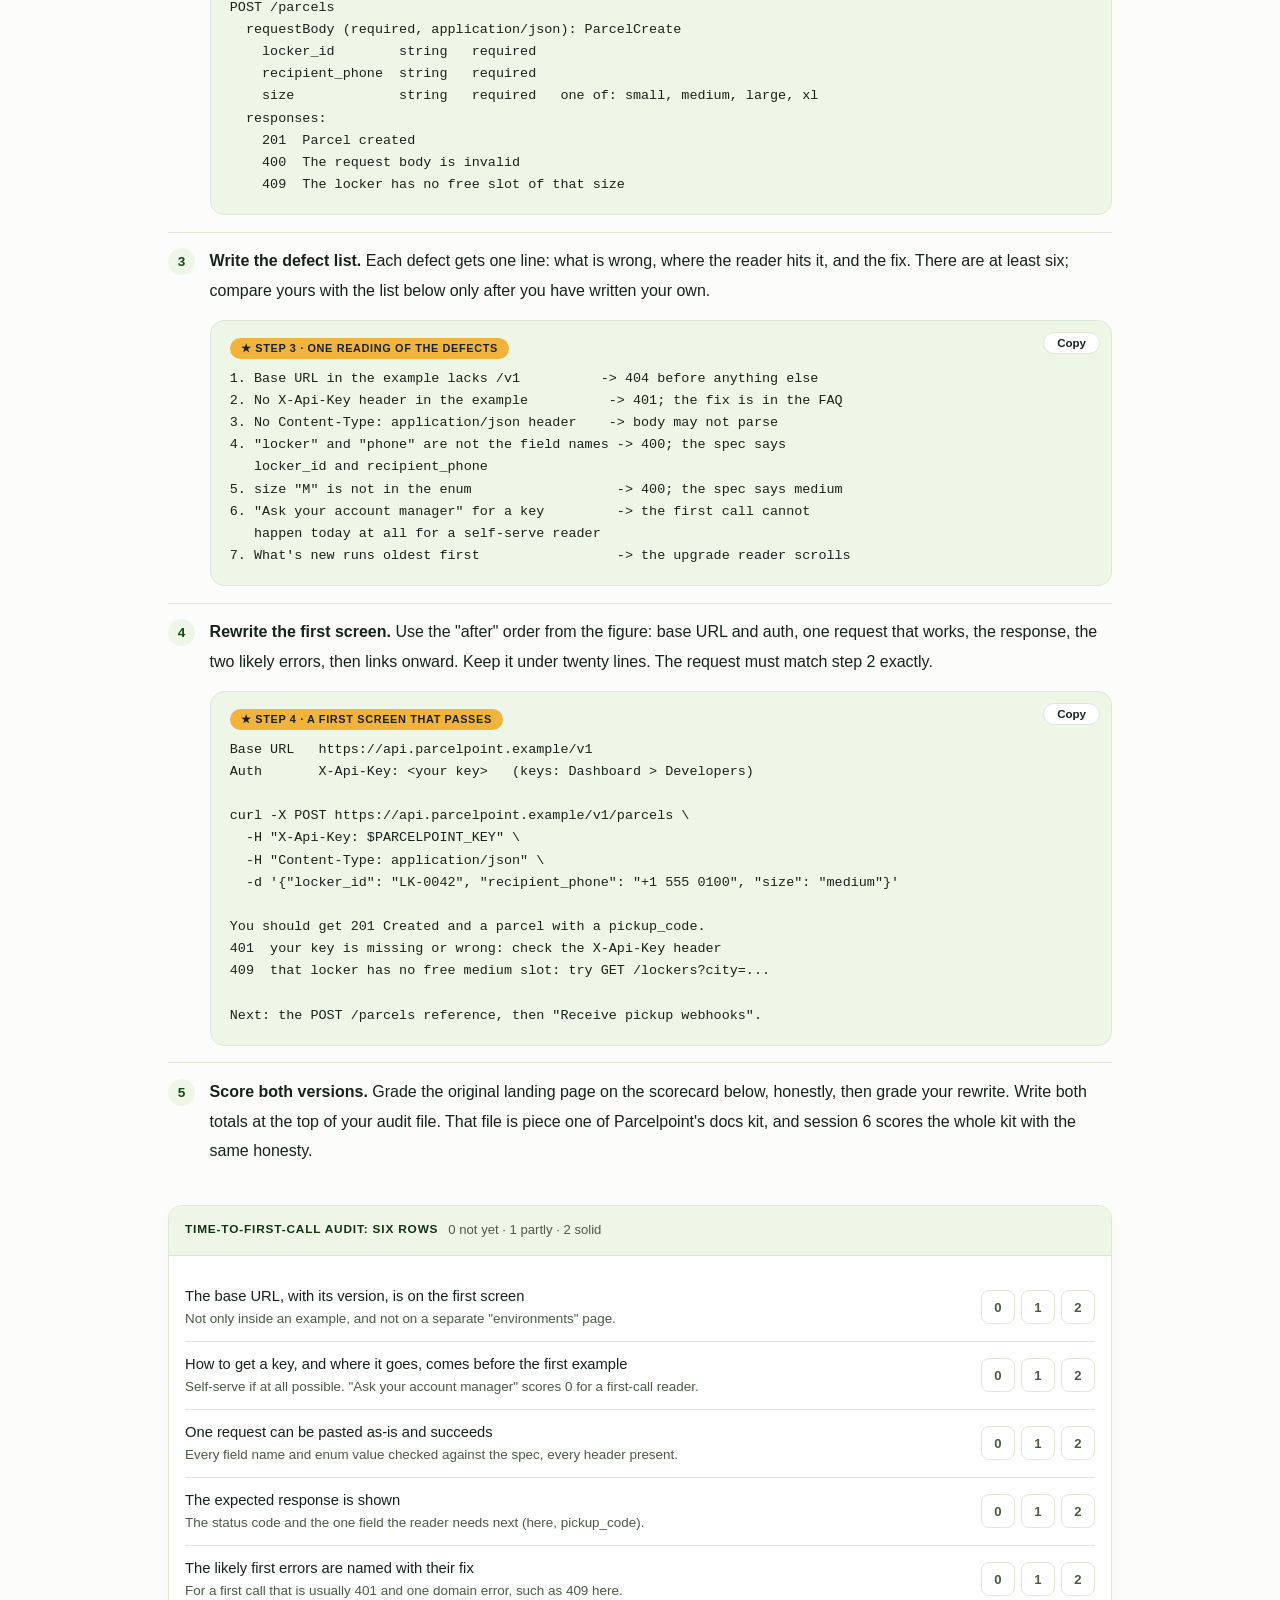
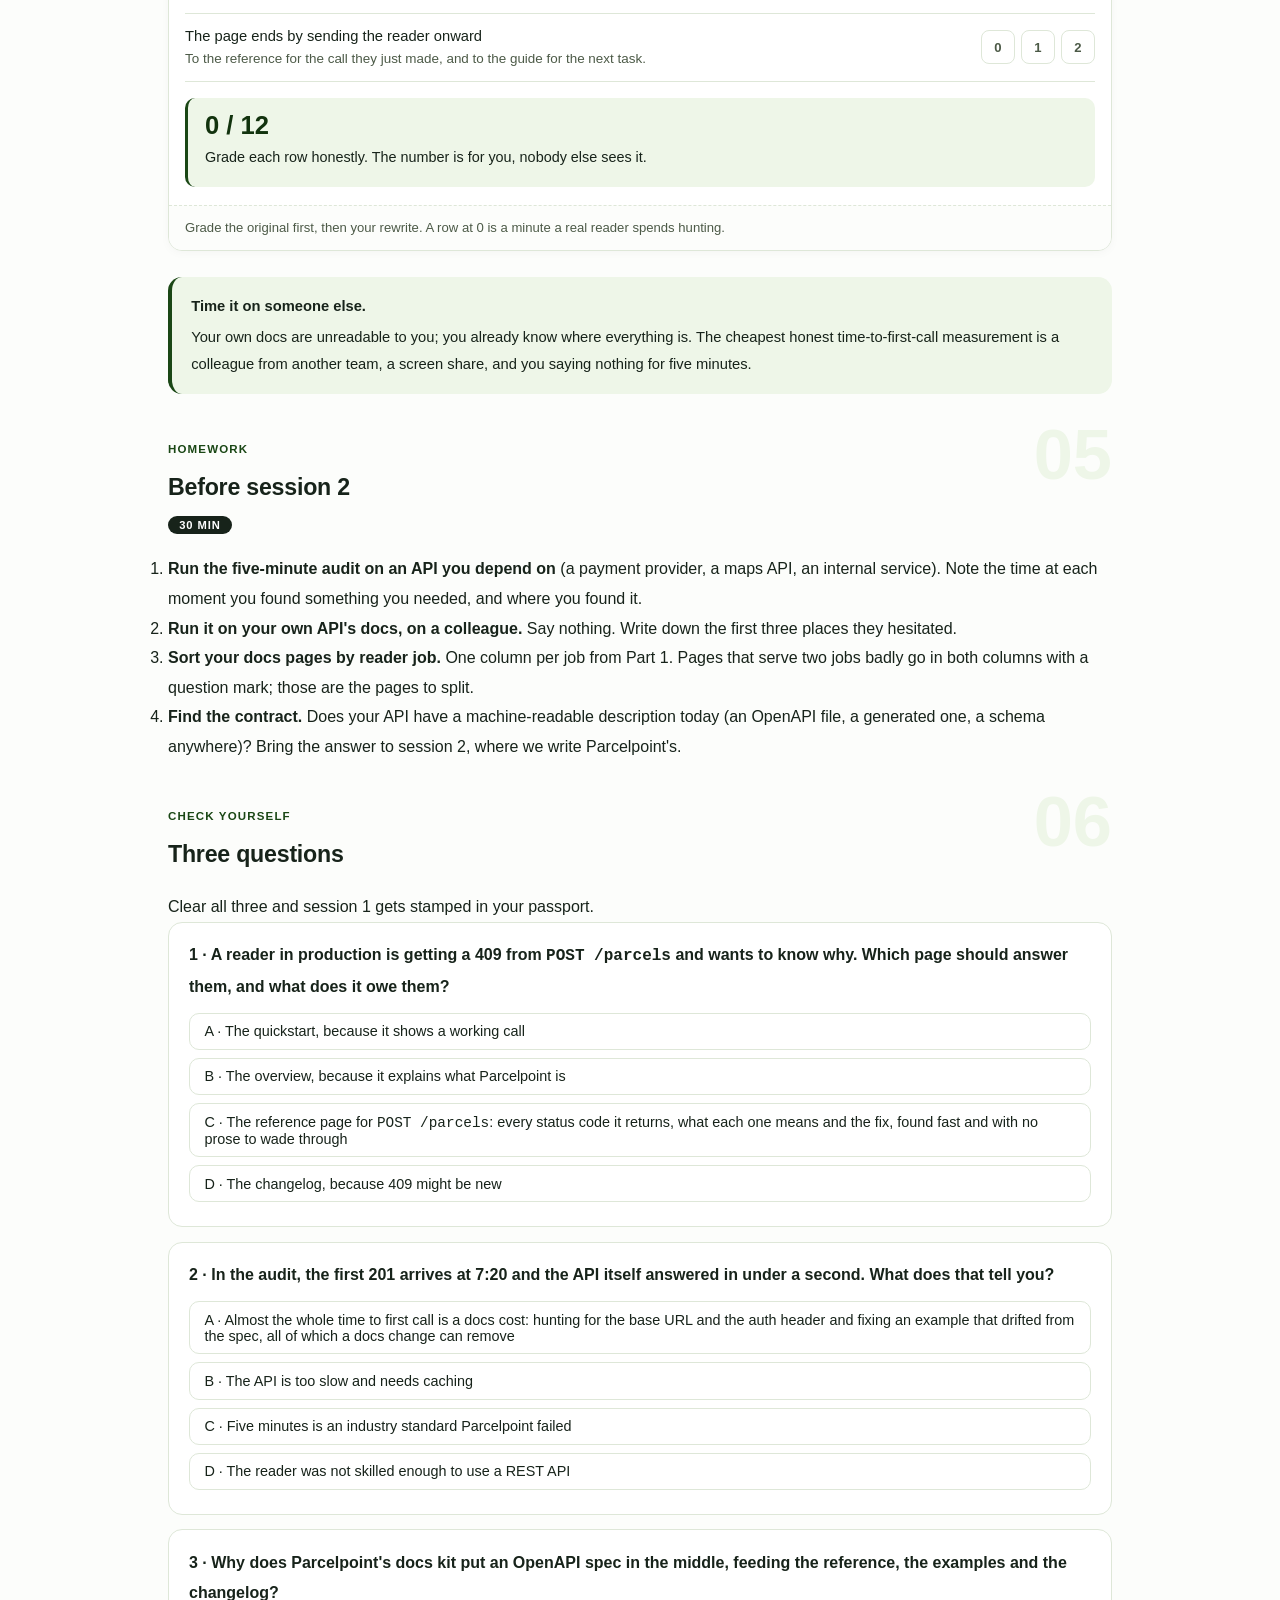
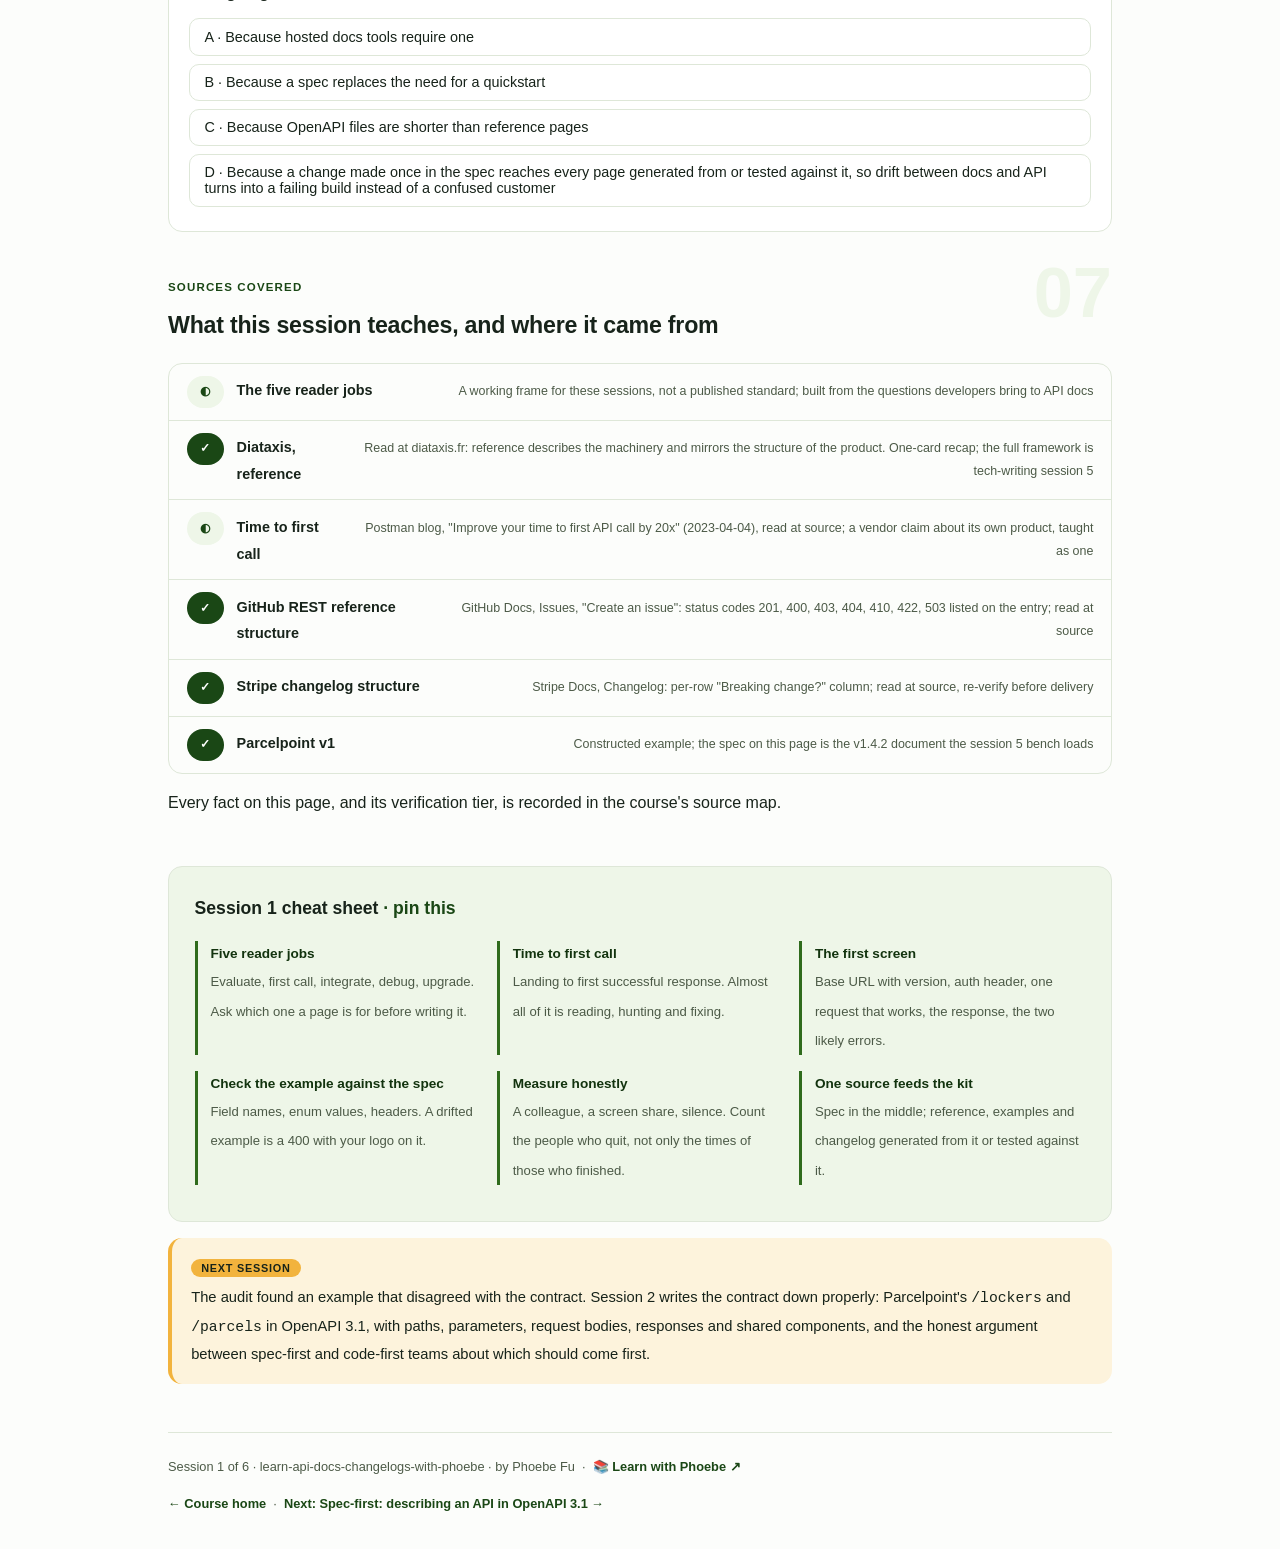
<file: courses/01-who-reads-the-docs.html>
<!DOCTYPE html>
<html lang="en">
<head>
<meta charset="UTF-8">
<meta name="viewport" content="width=device-width, initial-scale=1.0">
<!-- social:start -->
<meta name="description" content="Session 1 of 6. A developer meets your docs before your endpoint. The five jobs readers bring to API docs, time to first call as the number that matters, and a five-minute audit of the constructed Parcelpoint v1 docs.">
<meta property="og:type" content="article">
<meta property="og:site_name" content="Learn with Phoebe">
<meta property="og:title" content="Docs as the API's interface - learn api docs changelogs with phoebe">
<meta property="og:description" content="Session 1 of 6. Who reads API docs, what each reader needs, and a five-minute time-to-first-call audit you can run on any API today.">
<meta property="og:url" content="https://phoebefu6.github.io/learn-api-docs-changelogs-with-phoebe/courses/01-who-reads-the-docs.html">
<meta property="og:image" content="https://phoebefu6.github.io/learn-api-docs-changelogs-with-phoebe/assets/og-cover.png">
<meta property="og:image:width" content="1200">
<meta property="og:image:height" content="630">
<meta name="twitter:card" content="summary_large_image">
<meta name="twitter:title" content="Docs as the API's interface - learn api docs changelogs with phoebe">
<meta name="twitter:description" content="Session 1 of 6. Five reader jobs, time to first call, and a five-minute docs audit.">
<meta name="twitter:image" content="https://phoebefu6.github.io/learn-api-docs-changelogs-with-phoebe/assets/og-cover.png">
<!-- social:end -->
<title>Session 1 · Docs as the API's interface - learn api docs changelogs with phoebe</title>
<link rel="stylesheet" href="../assets/style.css?v=2">
</head>
<body>

<div class="toolbar">
  <div class="wrap">
    <span class="crumb"><a href="../index.html">learn-api-docs-changelogs-with-phoebe</a> / Session 1 of 6</span>
    <button class="btn" id="toggle-all" type="button">Expand all</button>
    <button class="btn primary" id="zoom-toggle" type="button">Projector zoom: off</button>
  </div>
</div>

<header class="masthead">
  <div class="wrap">
    <div class="eyebrow">Learn API Docs &amp; Changelogs with Phoebe · Session 1 of 6</div>
    <h1>Docs are the API's <span class="accent">first interface</span></h1>
    <p class="sub">A developer meets your documentation before they meet your endpoint, and most of them decide whether to keep going inside the first few minutes. So the docs are not a description of the API: for the person reading them, they are the API. Tonight we name the five jobs readers bring to API docs, make time to first call the number we argue about, and run a five-minute audit on the docs of Parcelpoint, a constructed parcel-locker API whose v1 docs grew the way most docs grow, one page at a time.</p>
    <div class="chip-row">
      <span class="chip level">🟢 Foundations</span>
      <span class="chip audience">Engineers who ship APIs, platform and DX teams, tech writers</span>
      <span class="chip audience">No account or server needed</span>
      <span class="chip time">45 min</span>
    </div>
    <div class="agenda">
      <span class="a1" style="flex:1">0-3 · Welcome</span>
      <span class="a2" style="flex:4">3-18 · Readers, jobs and time to first call</span>
      <span class="a3" style="flex:5">18-40 · Build-along: the five-minute audit</span>
      <span class="a4" style="flex:1">40-45 · Q&amp;A</span>
    </div>
  </div>
</header>

<main class="wrap">

  <section class="section" id="intro">
    <div class="section-kicker">
      <span class="klabel">Part 0</span>
      <h2>Where we start</h2>
    </div>
    <p class="lede">Two questions run through all six sessions. Could a stranger make a first successful call in five minutes? And when version 2 lands, would they know from your changelog exactly what to do? Everything else, from the OpenAPI spec to the deprecation header, is in service of those two. We carry one running case the whole way: the Constructed Parcelpoint example, a public REST API for parcel lockers, with lockers, parcels, reservations and webhooks for pickup events. Each session adds one piece to Parcelpoint's docs kit.</p>

    <div class="legend">
      <span class="pill">🎫 Clear all three quiz questions to stamp your passport</span>
      <span class="pill">Live = presented in the 45 minutes</span>
      <span class="pill">Self-study = the full depth, after class</span>
      <span class="pill">★ Build-along = do it yourself, in the page</span>
    </div>

    <div class="callout win">
      <p><strong>★ What you walk out with tonight.</strong> A five-minute time-to-first-call audit you can run on any API, including your own, a scored worksheet for the Parcelpoint v1 docs, and the habit of asking which of five readers a page is for before you write a word of it.</p>
    </div>
  </section>

  <section class="section" id="part-1">
    <div class="section-kicker">
      <span class="klabel">Part 1 · covers the reader's jobs and the four doc kinds</span>
      <h2>Five readers, five different pages</h2>
      <span class="tag concept">6 min live</span>
    </div>
    <p class="lede">"The docs" are not one thing with one reader. The same developer arrives five times with five different questions, and a page that answers one of them well usually answers the others badly. The five jobs below are a working frame rather than a published standard: they are the questions people actually type into a docs search box, in the order a real integration asks them.</p>

    <figure class="zoomable">
      <svg viewBox="0 0 880 300" xmlns="http://www.w3.org/2000/svg" role="img" aria-label="Five stations along one developer's path through an API's docs: evaluate asks can it do my job and needs an explanation page; first call asks can I get a 200 and needs a quickstart; integrate asks how do I do X and needs how-to guides; debug asks why a 409 and needs the reference; upgrade asks what breaks in v2 and needs the changelog and a migration guide. First call is highlighted because it decides whether the other four ever happen.">
        <defs>
          <filter id="s1aSk" x="-3%" y="-3%" width="106%" height="106%"><feTurbulence type="fractalNoise" baseFrequency="0.02" numOctaves="2" seed="11" result="n"/><feDisplacementMap in="SourceGraphic" in2="n" scale="2.4" xChannelSelector="R" yChannelSelector="G"/></filter>
          <pattern id="s1aHc" patternUnits="userSpaceOnUse" width="7" height="7" patternTransform="rotate(-38)"><line x1="0" y1="0" x2="0" y2="7" stroke="#1A4715" stroke-width="1" opacity=".5"/></pattern>
          <marker id="s1aAr" viewBox="0 0 10 10" refX="9" refY="5" markerWidth="8" markerHeight="8" orient="auto"><path d="M1 1 L9 5 L1 9" fill="none" stroke="#17231A" stroke-width="1.6" stroke-linecap="round"/></marker>
        </defs>
        <style>
          .s1aH { font: 800 12px Inter, sans-serif; fill: #17231A; }
          .s1aL { font: 600 12px Inter, sans-serif; fill: #17231A; }
          .s1aS { font: 400 11px Inter, sans-serif; fill: #4C5A47; }
          .s1aB { font: 800 11px Inter, sans-serif; fill: #6B4700; }
          .s1aV { font: 800 13px Inter, sans-serif; fill: #12330E; }
          .s1aN { font: 400 12px Inter, sans-serif; fill: #4C5A47; }
        </style>

        <text class="s1aH" x="30" y="26">ONE DEVELOPER, FIVE VISITS</text>
        <text class="s1aS" x="236" y="26">the same person, a different question each time</text>

        <g filter="url(#s1aSk)" fill="none" stroke="#17231A" stroke-width="2" stroke-linecap="round" stroke-linejoin="round">
          <rect x="23" y="62" width="150" height="66" rx="10" transform="rotate(-0.8 98 95)" fill="#FFFFFF"/>
          <rect x="194" y="62" width="150" height="66" rx="10" transform="rotate(0.7 269 95)" fill="#F2B33D"/>
          <rect x="365" y="62" width="150" height="66" rx="10" transform="rotate(-0.5 440 95)" fill="#FFFFFF"/>
          <rect x="536" y="62" width="150" height="66" rx="10" transform="rotate(0.6 611 95)" fill="#FFFFFF"/>
          <rect x="707" y="62" width="150" height="66" rx="10" transform="rotate(-0.7 782 95)" fill="#FFFFFF"/>
          <path d="M174 95 L190 95" marker-end="url(#s1aAr)"/>
          <path d="M345 95 L361 95" marker-end="url(#s1aAr)"/>
          <path d="M516 95 L532 95" marker-end="url(#s1aAr)"/>
          <path d="M687 95 L703 95" marker-end="url(#s1aAr)"/>
          <path d="M98 130 L98 150"/>
          <path d="M269 130 L269 150"/>
          <path d="M440 130 L440 150"/>
          <path d="M611 130 L611 150"/>
          <path d="M782 130 L782 150"/>
          <rect x="31" y="152" width="134" height="32" rx="16" fill="#EEF6E8"/>
          <rect x="202" y="152" width="134" height="32" rx="16" fill="#EEF6E8"/>
          <rect x="373" y="152" width="134" height="32" rx="16" fill="#EEF6E8"/>
          <rect x="544" y="152" width="134" height="32" rx="16" fill="url(#s1aHc)"/>
          <rect x="715" y="152" width="134" height="32" rx="16" fill="#EEF6E8"/>
        </g>

        <text class="s1aH" x="98" y="88" text-anchor="middle">1 · Evaluate</text>
        <text class="s1aS" x="98" y="108" text-anchor="middle">"Can it do my job?"</text>
        <text class="s1aH" x="269" y="88" text-anchor="middle">2 · First call</text>
        <text class="s1aL" x="269" y="108" text-anchor="middle">"Can I get a 200?"</text>
        <text class="s1aH" x="440" y="88" text-anchor="middle">3 · Integrate</text>
        <text class="s1aS" x="440" y="108" text-anchor="middle">"How do I do X?"</text>
        <text class="s1aH" x="611" y="88" text-anchor="middle">4 · Debug</text>
        <text class="s1aS" x="611" y="108" text-anchor="middle">"Why a 409?"</text>
        <text class="s1aH" x="782" y="88" text-anchor="middle">5 · Upgrade</text>
        <text class="s1aS" x="782" y="108" text-anchor="middle">"What breaks in v2?"</text>

        <text class="s1aV" x="98" y="173" text-anchor="middle">Explanation</text>
        <text class="s1aV" x="269" y="173" text-anchor="middle">Quickstart</text>
        <text class="s1aV" x="440" y="173" text-anchor="middle">How-to guides</text>
        <text class="s1aV" x="611" y="173" text-anchor="middle">Reference</text>
        <text class="s1aV" x="782" y="173" text-anchor="middle">Changelog</text>

        <text class="s1aS" x="98" y="210" text-anchor="middle">what it is, its limits,</text>
        <text class="s1aS" x="98" y="226" text-anchor="middle">what it costs to try</text>
        <text class="s1aS" x="269" y="210" text-anchor="middle">a key, the base URL,</text>
        <text class="s1aS" x="269" y="226" text-anchor="middle">one request that works</text>
        <text class="s1aS" x="440" y="210" text-anchor="middle">recipes: paginate,</text>
        <text class="s1aS" x="440" y="226" text-anchor="middle">retry, receive webhooks</text>
        <text class="s1aS" x="611" y="210" text-anchor="middle">every field, every code,</text>
        <text class="s1aS" x="611" y="226" text-anchor="middle">every limit, exact</text>
        <text class="s1aS" x="782" y="210" text-anchor="middle">breaking lines, dates,</text>
        <text class="s1aS" x="782" y="226" text-anchor="middle">and the migration</text>

        <text class="s1aB" x="269" y="252" text-anchor="middle">the gate for the other four</text>
        <text class="s1aN" x="30" y="284">Nobody integrates, debugs or upgrades an API they never got a first 200 from. Station 2 decides the other four.</text>
      </svg>
      <figcaption>🔍 Click to zoom - a docs set is five answers to five questions, and the highlighted one is the gate the rest sit behind</figcaption>
    </figure>

    <details class="card" open>
      <summary><span class="mode live">Live</span>The five jobs, and what each one punishes<span class="mini">4 min</span><span class="caret">▶</span></summary>
      <div class="body">
        <p><strong>Evaluate.</strong> A tech lead with three candidate APIs and an afternoon. They want what it does, what it does not, and what it costs to try. They punish marketing copy and a signup wall in front of the reference.</p>
        <p><strong>First call.</strong> The same person, ten minutes later, with a terminal open. They want a key, the base URL, the auth header and one request they can paste. They punish anything that sends them to a second page before the first 200.</p>
        <p><strong>Integrate.</strong> A week later, building the real feature. They want task recipes: how to page through lockers, how to retry safely, how to verify a webhook. They punish a reference page pretending to be a guide.</p>
        <p><strong>Debug.</strong> Production is returning 409 and nobody knows why. They want the exact meaning of every status code and field, fast, with the fix. They punish prose. This is the reference page's whole job, and session 3 is built around it.</p>
        <p><strong>Upgrade.</strong> Version 2 is announced. They want the list of what breaks for them, the date it stops working and the change to make. They punish a changelog that reads like a commit log. Sessions 5 and 6 are built around this reader.</p>
      </div>
    </details>

    <details class="card">
      <summary><span class="mode self">Self-study</span>The four doc kinds, applied to an API (one-card recap)<span class="mini">3 min</span><span class="caret">▶</span></summary>
      <div class="body">
        <p>The Diataxis framework sorts documentation into four kinds: tutorials, how-to guides, reference and explanation. The full map and its compass live in <a href="https://phoebefu6.github.io/learn-tech-writing-with-phoebe/courses/05-diataxis.html">Learn Tech Writing, session 5</a>, and that is where to learn it; here is only how it lands on an API.</p>
        <p>The quickstart is the API's tutorial. Recipes for pagination, retries and webhooks are how-to guides. The endpoint pages are reference, and Diataxis's own advice for reference fits APIs exactly: describe the machinery, and mirror the structure of the product, which for an API means one page per resource or operation, in the order of the spec. "Why cursors and not page numbers" is explanation. The changelog does not sit neatly in any of the four; <a href="https://phoebefu6.github.io/learn-tech-writing-with-phoebe/courses/06-reference-adrs-changelogs.html">tech writing session 6</a> treats it as the project's memory, and session 6 here adds what is API-specific about it: versions, deprecation and sunset.</p>
      </div>
    </details>

    <div class="callout example">
      <span class="ex-pill">Real world</span>
      <p><strong>A reference page built for the debug reader.</strong> GitHub's REST reference entry for "Create an issue" lists, under one heading, the headers, the path parameters, the body parameters and every HTTP status code the call can return: 201, 400, 403, 404, 410, 422 and 503, each with its meaning, followed by a code sample. Nothing on it explains what an issue is or why you might want one. That is not an omission; that reader is somewhere else.</p>
    </div>
  </section>

  <section class="section" id="part-2">
    <div class="section-kicker">
      <span class="klabel">Part 2 · covers time to first call</span>
      <h2>Time to first call is the number</h2>
      <span class="tag concept">5 min live</span>
    </div>
    <p class="lede">Time to first call is the elapsed time from a developer first landing on your docs to their first successful response. It is a docs metric disguised as an API metric: the endpoint answers in milliseconds, so almost every minute of it is spent reading, hunting and fixing. Below is one reader's audit of the Parcelpoint v1 docs, stopwatch running.</p>

    <figure class="zoomable">
      <svg viewBox="0 0 880 300" xmlns="http://www.w3.org/2000/svg" role="img" aria-label="A stopwatch rail from minute 0 to minute 8 for one constructed audit of the Parcelpoint v1 docs. Landing at 0:00, quickstart found at 0:40, base URL hunted until 1:50, auth header found in the FAQ at 3:10, example copied at 4:30, the example returns 400 at 4:50 because its field names do not match the spec, and the first 201 arrives at 7:20, past the five-minute line. Hatched stretches mark minutes spent hunting rather than doing.">
        <defs>
          <filter id="s1bSk" x="-3%" y="-3%" width="106%" height="106%"><feTurbulence type="fractalNoise" baseFrequency="0.02" numOctaves="2" seed="23" result="n"/><feDisplacementMap in="SourceGraphic" in2="n" scale="2.4" xChannelSelector="R" yChannelSelector="G"/></filter>
          <pattern id="s1bHc" patternUnits="userSpaceOnUse" width="7" height="7" patternTransform="rotate(-38)"><line x1="0" y1="0" x2="0" y2="7" stroke="#1A4715" stroke-width="1" opacity=".5"/></pattern>
          <marker id="s1bAr" viewBox="0 0 10 10" refX="9" refY="5" markerWidth="8" markerHeight="8" orient="auto"><path d="M1 1 L9 5 L1 9" fill="none" stroke="#17231A" stroke-width="1.6" stroke-linecap="round"/></marker>
        </defs>
        <style>
          .s1bH { font: 800 12px Inter, sans-serif; fill: #17231A; }
          .s1bL { font: 600 11px Inter, sans-serif; fill: #17231A; }
          .s1bS { font: 400 11px Inter, sans-serif; fill: #4C5A47; }
          .s1bB { font: 800 11px Inter, sans-serif; fill: #6B4700; }
          .s1bV { font: 800 16px Inter, sans-serif; fill: #12330E; }
          .s1bR { font: 800 11px Inter, sans-serif; fill: #991B1B; }
          .s1bN { font: 400 12px Inter, sans-serif; fill: #4C5A47; }
        </style>

        <text class="s1bH" x="30" y="26">ONE READER, STOPWATCH RUNNING</text>
        <text class="s1bS" x="262" y="26">Constructed Parcelpoint example, v1 docs; your times will differ</text>

        <g filter="url(#s1bSk)" fill="none" stroke="#17231A" stroke-width="2" stroke-linecap="round" stroke-linejoin="round">
          <!-- rail 0..8 minutes, x = 60 + min * 95 -->
          <path d="M60 130 L820 130"/>
          <!-- hunting stretches hatched -->
          <rect x="123" y="116" width="111" height="28" fill="url(#s1bHc)" stroke="none"/>
          <rect x="235" y="116" width="126" height="28" fill="url(#s1bHc)" stroke="none"/>
          <rect x="519" y="116" width="238" height="28" fill="url(#s1bHc)" stroke="none"/>
          <!-- five minute line -->
          <path d="M535 70 L535 176" stroke="#6B4700" stroke-dasharray="6 5"/>
          <!-- event ticks -->
          <path d="M60 122 L60 138"/>
          <path d="M123 122 L123 138"/>
          <path d="M234 122 L234 138"/>
          <path d="M361 122 L361 138"/>
          <path d="M488 122 L488 138"/>
          <path d="M519 122 L519 138" stroke="#991B1B"/>
          <circle cx="757" cy="130" r="9" fill="#F2B33D"/>
        </g>

        <text class="s1bB" x="535" y="62" text-anchor="middle">5:00 bar</text>

        <text class="s1bL" x="60" y="104" text-anchor="middle">0:00</text>
        <text class="s1bS" x="60" y="160" text-anchor="middle">lands</text>
        <text class="s1bL" x="123" y="104" text-anchor="middle">0:40</text>
        <text class="s1bS" x="123" y="176" text-anchor="middle">finds quickstart</text>
        <text class="s1bL" x="234" y="104" text-anchor="middle">1:50</text>
        <text class="s1bS" x="234" y="160" text-anchor="middle">base URL found</text>
        <text class="s1bL" x="361" y="104" text-anchor="middle">3:10</text>
        <text class="s1bS" x="361" y="176" text-anchor="middle">auth, in the FAQ</text>
        <text class="s1bL" x="476" y="104" text-anchor="middle">4:30</text>
        <text class="s1bS" x="452" y="160" text-anchor="middle">pastes example</text>
        <text class="s1bR" x="560" y="104" text-anchor="start">4:50 · 400</text>
        <text class="s1bS" x="560" y="176" text-anchor="start">wrong field names</text>
        <text class="s1bV" x="757" y="104" text-anchor="middle">7:20</text>
        <text class="s1bS" x="757" y="160" text-anchor="middle">first 201</text>

        <text class="s1bH" x="60" y="222">Where the 7:20 went</text>
        <text class="s1bS" x="60" y="242">hatched = hunting or fixing, not doing: 5:00 of the 7:20</text>
        <text class="s1bS" x="480" y="242">the API itself answered in under a second</text>
        <text class="s1bN" x="30" y="282">Every hatched minute is a docs defect with an address: a missing line, a page in the wrong order, an example that drifted.</text>
      </svg>
      <figcaption>🔍 Click to zoom - five of the seven minutes are spent looking for things that belonged on the first screen</figcaption>
    </figure>

    <details class="card">
      <summary><span class="mode live">Live</span>Why this number and not page views or satisfaction<span class="mini">3 min</span><span class="caret">▶</span></summary>
      <div class="body">
        <p>Page views reward docs people get lost in. Satisfaction surveys reach the people who stayed. Time to first call measures the one moment every integration passes through, and it moves when the docs change: put the base URL and the auth header on the first screen and the 3:10 in the figure becomes 0:50 without touching a line of the API.</p>
        <p>It has two honest limits. Measured from analytics, it only sees the people who succeeded; the reader who gave up at 4:50 never records a time at all, so track how many people start the quickstart and never finish it alongside the median time. And it says nothing about the four readers who come after. A fast quickstart in front of a reference that lies is a fast way to a slow week.</p>
        <p>The five-minute bar used in the audit tonight is a working target, not an industry constant. Pick your own bar, write it down, and measure against it the same way every time, exactly like any other metric.</p>
      </div>
    </details>

    <details class="card">
      <summary><span class="mode self">Self-study</span>The vendor number, read as a vendor number<span class="mini">2 min</span><span class="caret">▶</span></summary>
      <div class="body">
        <p>The phrase "time to first call" is pushed hardest by Postman, whose blog post "Improve your time to first API call by 20x" (2023) opens with the claim that it is the most important API metric. The post reports one publisher's first call taking about 17 minutes, about 10 with a ready-made Postman collection, and a range of 1.7 to 56 times faster across publishers who used a forked collection.</p>
        <p>Read that the way you read any vendor study of its own product: the direction is plausible, the size is not independently checked, and the method (which developers, which tasks, who timed it) is not published in enough detail to repeat. The idea survives without the number. Measure your own API, before and after one change, and quote that.</p>
      </div>
    </details>

    <div class="callout example">
      <span class="ex-pill">Real world</span>
      <p><strong>The claim and its source in one sentence.</strong> When a vendor says its tool makes first calls "up to 56 times faster", the honest restatement is: a tools company measured developers using its own tool and reports a range whose top end is 56. That sentence is not cynical. It is the sentence you would want written about your own launch numbers.</p>
    </div>
  </section>

  <section class="section" id="part-3">
    <div class="section-kicker">
      <span class="klabel">Part 3 · covers the docs kit and why it starts from a spec</span>
      <h2>The docs kit, and the one file that feeds it</h2>
      <span class="tag concept">4 min live</span>
    </div>
    <p class="lede">Parcelpoint's v1 docs grew by accretion: a page per feature, written when the feature shipped, by whoever shipped it. Nothing connects them, so nothing keeps them true. Over six sessions we replace the pile with a kit in which one machine-readable description of the API feeds the reference, the examples and the changelog, so a change made once shows up everywhere it should.</p>

    <figure class="zoomable">
      <svg viewBox="0 0 880 330" xmlns="http://www.w3.org/2000/svg" role="img" aria-label="Parcelpoint's docs kit as a flow. The session 1 audit feeds the session 2 OpenAPI spec. The spec feeds three things: the session 3 reference page, the session 4 quickstart and example test, and the session 5 diff that drafts the changelog. The diff feeds the session 6 deprecation notice, migration guide and sunset timeline. Each box names the reader job it serves.">
        <defs>
          <filter id="s1cSk" x="-3%" y="-3%" width="106%" height="106%"><feTurbulence type="fractalNoise" baseFrequency="0.02" numOctaves="2" seed="37" result="n"/><feDisplacementMap in="SourceGraphic" in2="n" scale="2.4" xChannelSelector="R" yChannelSelector="G"/></filter>
          <pattern id="s1cHc" patternUnits="userSpaceOnUse" width="7" height="7" patternTransform="rotate(-38)"><line x1="0" y1="0" x2="0" y2="7" stroke="#1A4715" stroke-width="1" opacity=".5"/></pattern>
          <marker id="s1cAr" viewBox="0 0 10 10" refX="9" refY="5" markerWidth="8" markerHeight="8" orient="auto"><path d="M1 1 L9 5 L1 9" fill="none" stroke="#17231A" stroke-width="1.6" stroke-linecap="round"/></marker>
        </defs>
        <style>
          .s1cH { font: 800 12px Inter, sans-serif; fill: #17231A; }
          .s1cL { font: 600 12px Inter, sans-serif; fill: #17231A; }
          .s1cS { font: 400 11px Inter, sans-serif; fill: #4C5A47; }
          .s1cB { font: 800 11px Inter, sans-serif; fill: #6B4700; }
          .s1cA { font: 700 11px Inter, sans-serif; fill: #1A4715; }
          .s1cW { font: 800 12px Inter, sans-serif; fill: #FFFFFF; }
          .s1cN { font: 400 12px Inter, sans-serif; fill: #4C5A47; }
        </style>

        <text class="s1cH" x="30" y="26">PARCELPOINT'S DOCS KIT</text>
        <text class="s1cS" x="210" y="26">one piece per session; arrows are "generated from or checked against"</text>

        <g filter="url(#s1cSk)" fill="none" stroke="#17231A" stroke-width="2" stroke-linecap="round" stroke-linejoin="round">
          <rect x="30" y="134" width="150" height="68" rx="10" transform="rotate(-1 105 165)" fill="#FFFFFF"/>
          <rect x="226" y="124" width="170" height="82" rx="10" transform="rotate(0.6 311 165)" fill="#1A4715"/>
          <rect x="446" y="52" width="190" height="68" rx="10" transform="rotate(-0.6 541 83)" fill="#EEF6E8"/>
          <rect x="446" y="134" width="190" height="68" rx="10" transform="rotate(0.5 541 165)" fill="#EEF6E8"/>
          <rect x="446" y="216" width="190" height="68" rx="10" transform="rotate(-0.4 541 247)" fill="url(#s1cHc)"/>
          <rect x="680" y="216" width="176" height="68" rx="10" transform="rotate(0.8 768 247)" fill="#F2B33D"/>
          <path d="M182 165 L220 165" marker-end="url(#s1cAr)"/>
          <path d="M398 150 C420 120 420 90 440 86" marker-end="url(#s1cAr)"/>
          <path d="M398 165 L440 165" marker-end="url(#s1cAr)"/>
          <path d="M398 180 C420 210 420 240 440 244" marker-end="url(#s1cAr)"/>
          <path d="M638 247 L674 247" marker-end="url(#s1cAr)"/>
        </g>

        <text class="s1cA" x="44" y="156">SESSION 1</text>
        <text class="s1cL" x="44" y="174">TTFC audit</text>
        <text class="s1cS" x="44" y="189">job: first call</text>

        <text class="s1cW" x="242" y="150">SESSION 2</text>
        <text class="s1cW" x="242" y="170">OpenAPI 3.1 spec</text>
        <text class="s1cW" x="242" y="190">the one source</text>

        <text class="s1cA" x="460" y="74">SESSION 3</text>
        <text class="s1cL" x="460" y="92">Reference page</text>
        <text class="s1cS" x="460" y="107">job: debug</text>
        <text class="s1cA" x="460" y="156">SESSION 4</text>
        <text class="s1cL" x="460" y="174">Quickstart + test</text>
        <text class="s1cS" x="460" y="189">jobs: first call, integrate</text>
        <text class="s1cA" x="460" y="238">SESSION 5</text>
        <text class="s1cL" x="460" y="256">Diff + changelog</text>
        <text class="s1cS" x="460" y="271">job: upgrade</text>

        <text class="s1cA" x="694" y="238">SESSION 6</text>
        <text class="s1cL" x="694" y="256">Deprecation kit</text>
        <text class="s1cL" x="694" y="271">notice, guide, sunset</text>

        <text class="s1cN" x="30" y="314">Change a field once, in the spec, and the reference, the test and the changelog all see it. That is the point of the middle box.</text>
      </svg>
      <figcaption>🔍 Click to zoom - the dark box is the only file a human edits by hand; the rest are generated from it or checked against it</figcaption>
    </figure>

    <details class="card">
      <summary><span class="mode live">Live</span>Why the docs are the interface, and the code is the implementation<span class="mini">3 min</span><span class="caret">▶</span></summary>
      <div class="body">
        <p>A developer writing against Parcelpoint never sees its code. They see a page saying <code>POST /parcels</code> takes <code>locker_id</code>, <code>recipient_phone</code> and a <code>size</code> of small, medium, large or xl, and they write their client against that page. From that moment the page is a promise, and a server that disagrees with it is the bug, whichever one was written first.</p>
        <p>That is why the kit puts a machine-readable spec in the middle. If the reference page is written by hand next to the code, the two drift apart in silence; if the reference, the examples and the changelog are generated from or tested against the same file the server is checked against, a drift turns into a failing build instead of a confused customer. Session 2 writes that file. Session 4 makes drift fail a test. Session 5 makes a breaking change impossible to ship without noticing.</p>
      </div>
    </details>

    <details class="card">
      <summary><span class="mode self">Self-study</span>What a docs kit is not<span class="mini">2 min</span><span class="caret">▶</span></summary>
      <div class="body">
        <p>It is not a portal product. Hosted docs platforms, API clients with shareable collections and design studios all exist and many teams use them; they are a choice about where the kit is published, named here as a category, and every build-along in these six sessions runs in the page with no account. It is also not the docs-as-code pipeline itself (version control, review, preview builds), which <a href="https://phoebefu6.github.io/learn-tech-writing-with-phoebe/courses/07-docs-as-code.html">Learn Tech Writing, session 7</a> owns. The kit is what goes through that pipeline.</p>
      </div>
    </details>

    <div class="callout example">
      <span class="ex-pill">Real world</span>
      <p><strong>A changelog built for the upgrade reader.</strong> Stripe's API changelog gives every change its own row, and every row carries an explicit "Breaking change?" column that reads Breaking or Non-breaking. Breaking changes are not tucked into a separate section; they sit in the same table, marked, so the reader scanning for "does this affect me" reads one column. Session 6 comes back to how Stripe pairs that column with dated API versions.</p>
    </div>
  </section>

  <section class="section" id="demo-1">
    <div class="section-kicker">
      <span class="klabel">Build-along</span>
      <h2>The five-minute audit of Parcelpoint v1</h2>
      <span class="tag demo">★ 22 min · everyone builds</span>
    </div>
    <p class="lede">Below is the Parcelpoint v1 developer docs landing page, exactly as it grew (Constructed Parcelpoint example). You will read it as a first-call reader with a timer running, check its example against the API's own contract, and score it. Nothing to install: the page and the scorecard are the whole kit for tonight.</p>

    <figure class="zoomable">
      <svg viewBox="0 0 880 300" xmlns="http://www.w3.org/2000/svg" role="img" aria-label="Before and after. On the left, the Parcelpoint v1 landing page in the order it grew: overview, what's new, webhooks, create a parcel, FAQ with auth at the bottom. On the right, the order a first-call reader needs: base URL and key, one request that works, the response, what to do next. Arrows show the auth line and the base URL having to travel from the bottom of the old page to the top of the new one.">
        <defs>
          <filter id="s1dSk" x="-3%" y="-3%" width="106%" height="106%"><feTurbulence type="fractalNoise" baseFrequency="0.02" numOctaves="2" seed="41" result="n"/><feDisplacementMap in="SourceGraphic" in2="n" scale="2.4" xChannelSelector="R" yChannelSelector="G"/></filter>
          <marker id="s1dAr" viewBox="0 0 10 10" refX="9" refY="5" markerWidth="8" markerHeight="8" orient="auto"><path d="M1 1 L9 5 L1 9" fill="none" stroke="#17231A" stroke-width="1.6" stroke-linecap="round"/></marker>
        </defs>
        <style>
          .s1dH { font: 800 12px Inter, sans-serif; fill: #17231A; }
          .s1dL { font: 600 11.5px Inter, sans-serif; fill: #17231A; }
          .s1dS { font: 400 11px Inter, sans-serif; fill: #4C5A47; }
          .s1dR { font: 800 12px Inter, sans-serif; fill: #991B1B; }
          .s1dG { font: 800 12px Inter, sans-serif; fill: #12330E; }
          .s1dN { font: 400 12px Inter, sans-serif; fill: #4C5A47; }
        </style>

        <g filter="url(#s1dSk)" fill="none" stroke="#17231A" stroke-width="2" stroke-linecap="round" stroke-linejoin="round">
          <rect x="40" y="40" width="330" height="200" rx="12" fill="#FEF2F2" stroke="#FCA5A5"/>
          <rect x="510" y="40" width="330" height="200" rx="12" fill="#EEF6E8" stroke="#1A4715"/>
          <path d="M240 194 C420 194 420 86 500 86" marker-end="url(#s1dAr)"/>
          <path d="M200 150 C420 150 430 112 500 110" marker-end="url(#s1dAr)"/>
        </g>

        <text class="s1dR" x="58" y="66">Before · v1, in the order it grew</text>
        <text class="s1dS" x="58" y="94">1 Overview</text>
        <text class="s1dS" x="58" y="114">2 What's new (newest last)</text>
        <text class="s1dS" x="58" y="134">3 Webhooks</text>
        <text class="s1dL" x="58" y="154">4 Create a parcel</text>
        <text class="s1dS" x="58" y="174">base URL: inside the example</text>
        <text class="s1dL" x="58" y="198">5 FAQ: "send X-Api-Key"</text>
        <text class="s1dS" x="58" y="222">the first call needs 4 and 5</text>

        <text class="s1dG" x="528" y="66">After · the first-call order</text>
        <text class="s1dL" x="528" y="90">1 Base URL and the auth header</text>
        <text class="s1dL" x="528" y="114">2 One request that works</text>
        <text class="s1dS" x="528" y="138">3 The response you should see</text>
        <text class="s1dS" x="528" y="162">4 The two errors you might see</text>
        <text class="s1dS" x="528" y="186">5 Next: reference, guides</text>
        <text class="s1dS" x="528" y="222">overview and history move down</text>

        <text class="s1dN" x="30" y="276">Same content, new order. The reader reads top to bottom, so the first screen is a promise about what matters.</text>
      </svg>
      <figcaption>🔍 Click to zoom - nothing on the right is new writing; it is the left page reordered around the first-call reader</figcaption>
    </figure>

    <div class="steps">
      <div class="step">
        <p><strong>Start a five-minute timer and read the landing page as a stranger.</strong> You are a developer at a shop that wants to drop parcels into Parcelpoint lockers. Your only goal is one successful <code>POST /parcels</code>. Note the time at each moment you find something you needed.</p>
        <div class="prompt-box good"><span class="label">★ Step 1 · the Parcelpoint v1 landing page, as it grew (constructed)</span>PARCELPOINT DEVELOPER DOCS

1. Overview
   Parcelpoint is a network of smart parcel lockers. Our REST API lets
   partners find lockers, register parcels and reserve slots.

2. What's new
   1.2.0  Added size class xl.
   1.3.0  Added open_24h to lockers.
   1.4.2  Fixed created_at timezone on parcels.

3. Webhooks
   POST /webhooks with a url and the events you want:
   parcel.delivered, parcel.picked_up, parcel.expired.

4. Create a parcel
   curl -X POST https://api.parcelpoint.example/parcels \
     -d '{"locker": "LK-0042", "phone": "+1 555 0100", "size": "M"}'

5. FAQ
   How do I authenticate?  Send your key in the X-Api-Key header.
   Where do I get a key?   Ask your account manager.</div>
      </div>
      <div class="step">
        <p><strong>Check the example against the contract.</strong> This is what Parcelpoint's own OpenAPI document says <code>POST /parcels</code> requires (the same document the session 5 bench loads). Put the example from step 1 next to it and list every way the example would fail.</p>
        <div class="prompt-box good"><span class="label">★ Step 2 · what the API actually requires (v1.4.2)</span>servers:   https://api.parcelpoint.example/v1
security:  apiKey, sent as the X-Api-Key header

POST /parcels
  requestBody (required, application/json): ParcelCreate
    locker_id        string   required
    recipient_phone  string   required
    size             string   required   one of: small, medium, large, xl
  responses:
    201  Parcel created
    400  The request body is invalid
    409  The locker has no free slot of that size</div>
      </div>
      <div class="step">
        <p><strong>Write the defect list.</strong> Each defect gets one line: what is wrong, where the reader hits it, and the fix. There are at least six; compare yours with the list below only after you have written your own.</p>
        <div class="prompt-box good"><span class="label">★ Step 3 · one reading of the defects</span>1. Base URL in the example lacks /v1          -> 404 before anything else
2. No X-Api-Key header in the example          -> 401; the fix is in the FAQ
3. No Content-Type: application/json header    -> body may not parse
4. "locker" and "phone" are not the field names -> 400; the spec says
   locker_id and recipient_phone
5. size "M" is not in the enum                  -> 400; the spec says medium
6. "Ask your account manager" for a key         -> the first call cannot
   happen today at all for a self-serve reader
7. What's new runs oldest first                 -> the upgrade reader scrolls</div>
      </div>
      <div class="step">
        <p><strong>Rewrite the first screen.</strong> Use the "after" order from the figure: base URL and auth, one request that works, the response, the two likely errors, then links onward. Keep it under twenty lines. The request must match step 2 exactly.</p>
        <div class="prompt-box good"><span class="label">★ Step 4 · a first screen that passes</span>Base URL   https://api.parcelpoint.example/v1
Auth       X-Api-Key: &lt;your key&gt;   (keys: Dashboard &gt; Developers)

curl -X POST https://api.parcelpoint.example/v1/parcels \
  -H "X-Api-Key: $PARCELPOINT_KEY" \
  -H "Content-Type: application/json" \
  -d '{"locker_id": "LK-0042", "recipient_phone": "+1 555 0100", "size": "medium"}'

You should get 201 Created and a parcel with a pickup_code.
401  your key is missing or wrong: check the X-Api-Key header
409  that locker has no free medium slot: try GET /lockers?city=...

Next: the POST /parcels reference, then "Receive pickup webhooks".</div>
      </div>
      <div class="step">
        <p><strong>Score both versions.</strong> Grade the original landing page on the scorecard below, honestly, then grade your rewrite. Write both totals at the top of your audit file. That file is piece one of Parcelpoint's docs kit, and session 6 scores the whole kit with the same honesty.</p>
      </div>
    </div>

    <div class="scorecard" data-title="Time-to-first-call audit: six rows" data-foot="Grade the original first, then your rewrite. A row at 0 is a minute a real reader spends hunting.">
      <div class="sc-row"><div class="sc-q">The base URL, with its version, is on the first screen
        <em>Not only inside an example, and not on a separate "environments" page.</em></div></div>
      <div class="sc-row"><div class="sc-q">How to get a key, and where it goes, comes before the first example
        <em>Self-serve if at all possible. "Ask your account manager" scores 0 for a first-call reader.</em></div></div>
      <div class="sc-row"><div class="sc-q">One request can be pasted as-is and succeeds
        <em>Every field name and enum value checked against the spec, every header present.</em></div></div>
      <div class="sc-row"><div class="sc-q">The expected response is shown
        <em>The status code and the one field the reader needs next (here, pickup_code).</em></div></div>
      <div class="sc-row"><div class="sc-q">The likely first errors are named with their fix
        <em>For a first call that is usually 401 and one domain error, such as 409 here.</em></div></div>
      <div class="sc-row"><div class="sc-q">The page ends by sending the reader onward
        <em>To the reference for the call they just made, and to the guide for the next task.</em></div></div>
    </div>

    <div class="callout tip">
      <p><strong>Time it on someone else.</strong> Your own docs are unreadable to you; you already know where everything is. The cheapest honest time-to-first-call measurement is a colleague from another team, a screen share, and you saying nothing for five minutes.</p>
    </div>
  </section>

  <section class="section" id="exercise">
    <div class="section-kicker">
      <span class="klabel">Homework</span>
      <h2>Before session 2</h2>
      <span class="tag exercise">30 min</span>
    </div>
    <ol>
      <li><strong>Run the five-minute audit on an API you depend on</strong> (a payment provider, a maps API, an internal service). Note the time at each moment you found something you needed, and where you found it.</li>
      <li><strong>Run it on your own API's docs, on a colleague.</strong> Say nothing. Write down the first three places they hesitated.</li>
      <li><strong>Sort your docs pages by reader job.</strong> One column per job from Part 1. Pages that serve two jobs badly go in both columns with a question mark; those are the pages to split.</li>
      <li><strong>Find the contract.</strong> Does your API have a machine-readable description today (an OpenAPI file, a generated one, a schema anywhere)? Bring the answer to session 2, where we write Parcelpoint's.</li>
    </ol>
  </section>

  <section class="section" id="quiz">
    <div class="section-kicker">
      <span class="klabel">Check yourself</span>
      <h2>Three questions</h2>
    </div>
    <p>Clear all three and session 1 gets stamped in your passport.</p>

    <div class="quiz-q" data-answer="2">
      <p class="qtext">1 · A reader in production is getting a 409 from <code>POST /parcels</code> and wants to know why. Which page should answer them, and what does it owe them?</p>
      <button class="qopt" type="button">A · The quickstart, because it shows a working call</button>
      <button class="qopt" type="button">B · The overview, because it explains what Parcelpoint is</button>
      <button class="qopt" type="button">C · The reference page for <code>POST /parcels</code>: every status code it returns, what each one means and the fix, found fast and with no prose to wade through</button>
      <button class="qopt" type="button">D · The changelog, because 409 might be new</button>
      <p class="qwhy">That is the debug job, and the reference is the debug reader's page. A quickstart that tried to list every error would fail its own reader, and the overview is for someone still deciding whether to use the API at all.</p>
    </div>

    <div class="quiz-q" data-answer="0">
      <p class="qtext">2 · In the audit, the first 201 arrives at 7:20 and the API itself answered in under a second. What does that tell you?</p>
      <button class="qopt" type="button">A · Almost the whole time to first call is a docs cost: hunting for the base URL and the auth header and fixing an example that drifted from the spec, all of which a docs change can remove</button>
      <button class="qopt" type="button">B · The API is too slow and needs caching</button>
      <button class="qopt" type="button">C · Five minutes is an industry standard Parcelpoint failed</button>
      <button class="qopt" type="button">D · The reader was not skilled enough to use a REST API</button>
      <p class="qwhy">The hatched stretches are minutes with addresses: a line in the wrong place, a key behind an email, a field name that drifted. The five-minute bar is a working target to measure against, not a published constant.</p>
    </div>

    <div class="quiz-q" data-answer="3">
      <p class="qtext">3 · Why does Parcelpoint's docs kit put an OpenAPI spec in the middle, feeding the reference, the examples and the changelog?</p>
      <button class="qopt" type="button">A · Because hosted docs tools require one</button>
      <button class="qopt" type="button">B · Because a spec replaces the need for a quickstart</button>
      <button class="qopt" type="button">C · Because OpenAPI files are shorter than reference pages</button>
      <button class="qopt" type="button">D · Because a change made once in the spec reaches every page generated from or tested against it, so drift between docs and API turns into a failing build instead of a confused customer</button>
      <p class="qwhy">The docs are the promise developers code against. A single machine-readable source is what lets the promise and the server be checked against each other. The quickstart still matters; session 4 tests it against the same spec.</p>
    </div>

    <p class="quiz-score"></p>
  </section>

  <section class="section" id="official">
    <div class="section-kicker">
      <span class="klabel">Sources covered</span>
      <h2>What this session teaches, and where it came from</h2>
    </div>
    <div class="covered">
      <div class="covered-row"><span class="status pill light">◐</span><span class="name">The five reader jobs</span><span class="note">A working frame for these sessions, not a published standard; built from the questions developers bring to API docs</span></div>
      <div class="covered-row"><span class="status pill solid">✓</span><span class="name">Diataxis, reference</span><span class="note">Read at diataxis.fr: reference describes the machinery and mirrors the structure of the product. One-card recap; the full framework is tech-writing session 5</span></div>
      <div class="covered-row"><span class="status pill light">◐</span><span class="name">Time to first call</span><span class="note">Postman blog, "Improve your time to first API call by 20x" (2023-04-04), read at source; a vendor claim about its own product, taught as one</span></div>
      <div class="covered-row"><span class="status pill solid">✓</span><span class="name">GitHub REST reference structure</span><span class="note">GitHub Docs, Issues, "Create an issue": status codes 201, 400, 403, 404, 410, 422, 503 listed on the entry; read at source</span></div>
      <div class="covered-row"><span class="status pill solid">✓</span><span class="name">Stripe changelog structure</span><span class="note">Stripe Docs, Changelog: per-row "Breaking change?" column; read at source, re-verify before delivery</span></div>
      <div class="covered-row"><span class="status pill solid">✓</span><span class="name">Parcelpoint v1</span><span class="note">Constructed example; the spec on this page is the v1.4.2 document the session 5 bench loads</span></div>
    </div>
    <p class="mono" style="margin-top:14px">Every fact on this page, and its verification tier, is recorded in the course's source map.</p>
  </section>

  <section class="cheat" id="cheatsheet">
    <h3>Session 1 cheat sheet <span>· pin this</span></h3>
    <div class="grid-2">
      <div class="cheat-item"><b>Five reader jobs</b><span>Evaluate, first call, integrate, debug, upgrade. Ask which one a page is for before writing it.</span></div>
      <div class="cheat-item"><b>Time to first call</b><span>Landing to first successful response. Almost all of it is reading, hunting and fixing.</span></div>
      <div class="cheat-item"><b>The first screen</b><span>Base URL with version, auth header, one request that works, the response, the two likely errors.</span></div>
      <div class="cheat-item"><b>Check the example against the spec</b><span>Field names, enum values, headers. A drifted example is a 400 with your logo on it.</span></div>
      <div class="cheat-item"><b>Measure honestly</b><span>A colleague, a screen share, silence. Count the people who quit, not only the times of those who finished.</span></div>
      <div class="cheat-item"><b>One source feeds the kit</b><span>Spec in the middle; reference, examples and changelog generated from it or tested against it.</span></div>
    </div>
  </section>

  <div class="callout next">
    <span class="nx-pill">Next session</span>
    <p>The audit found an example that disagreed with the contract. Session 2 writes the contract down properly: Parcelpoint's <code>/lockers</code> and <code>/parcels</code> in OpenAPI 3.1, with paths, parameters, request bodies, responses and shared components, and the honest argument between spec-first and code-first teams about which should come first.</p>
  </div>

  <footer class="pagefoot">
    <span>Session 1 of 6 · learn-api-docs-changelogs-with-phoebe · by Phoebe Fu &nbsp;·&nbsp; 📚 <a href="https://phoebefu6.github.io/learn-with-phoebe/">Learn with Phoebe ↗</a></span>
    <span><a href="../index.html">← Course home</a> &nbsp;·&nbsp; <a href="02-spec-first-openapi.html">Next: Spec-first: describing an API in OpenAPI 3.1 →</a></span>
  </footer>

</main>

<script src="../assets/app.js?v=2"></script>
</body>
</html>
</file>
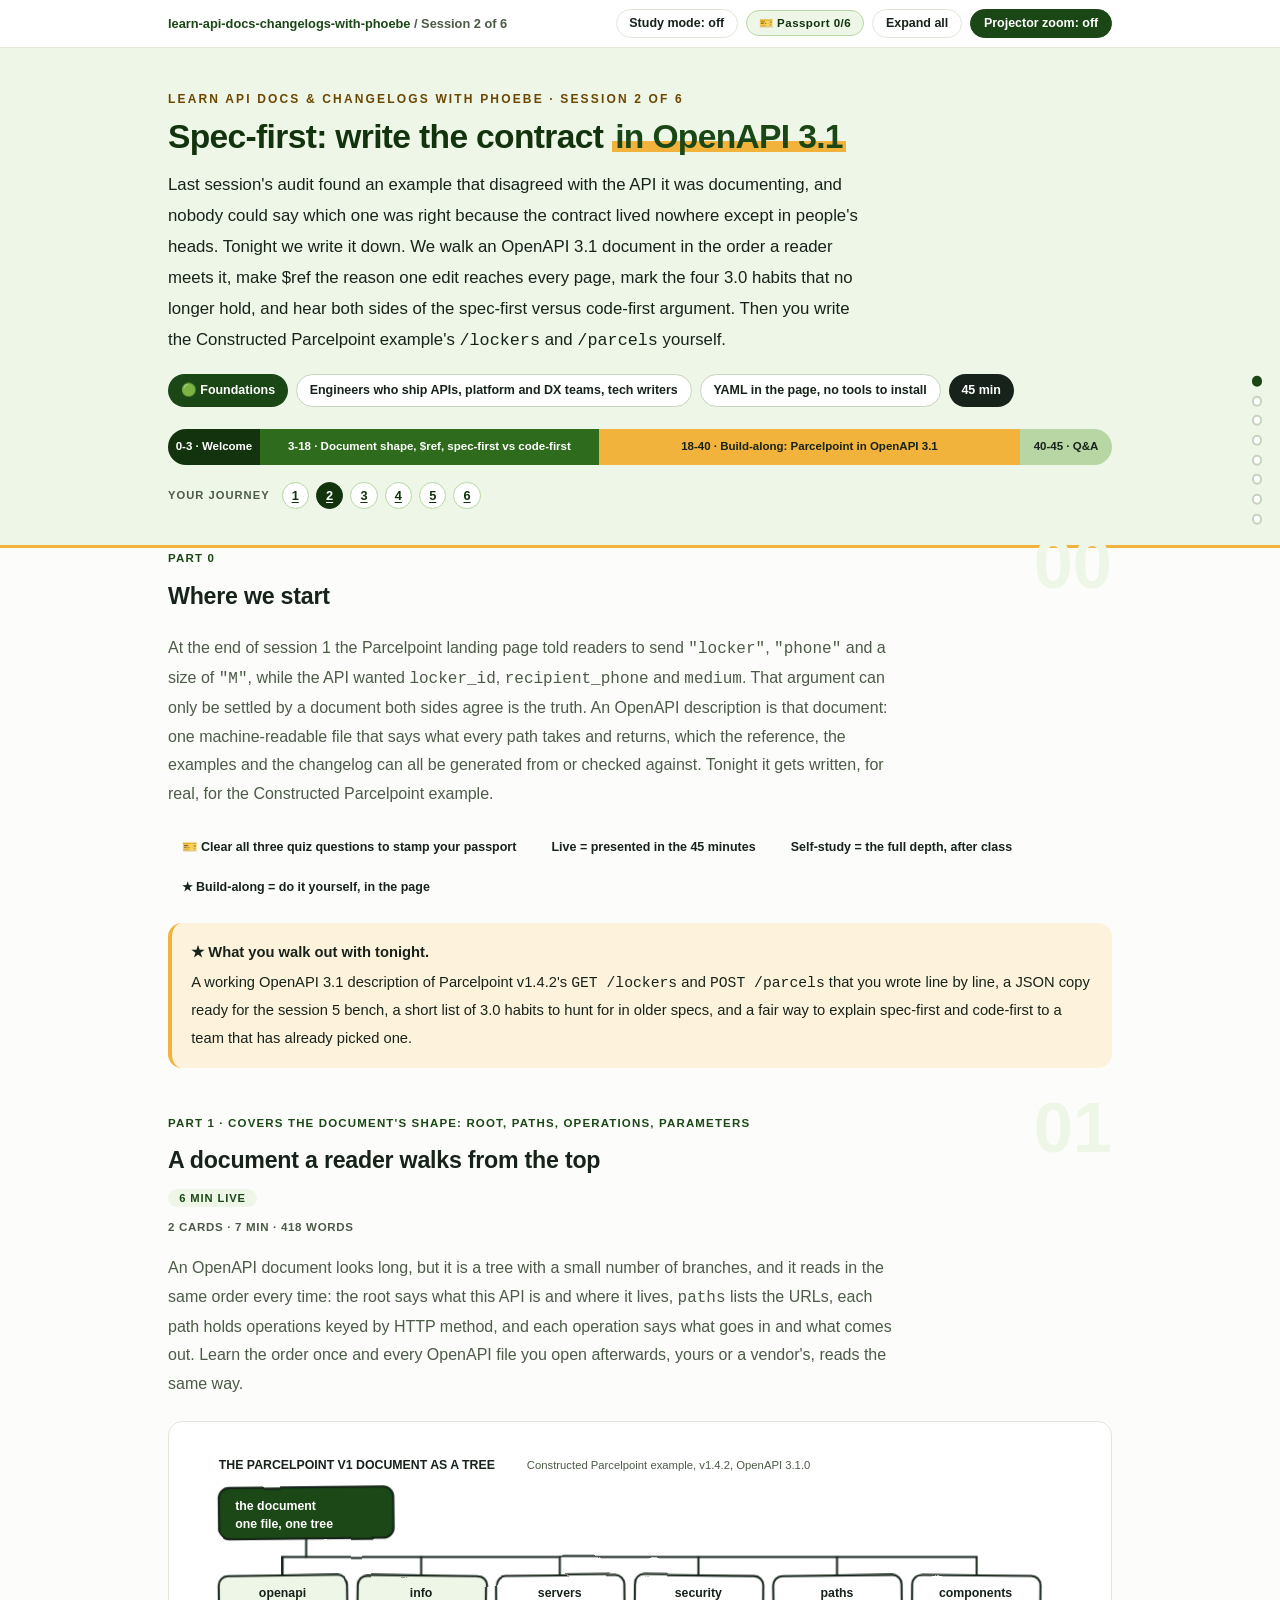
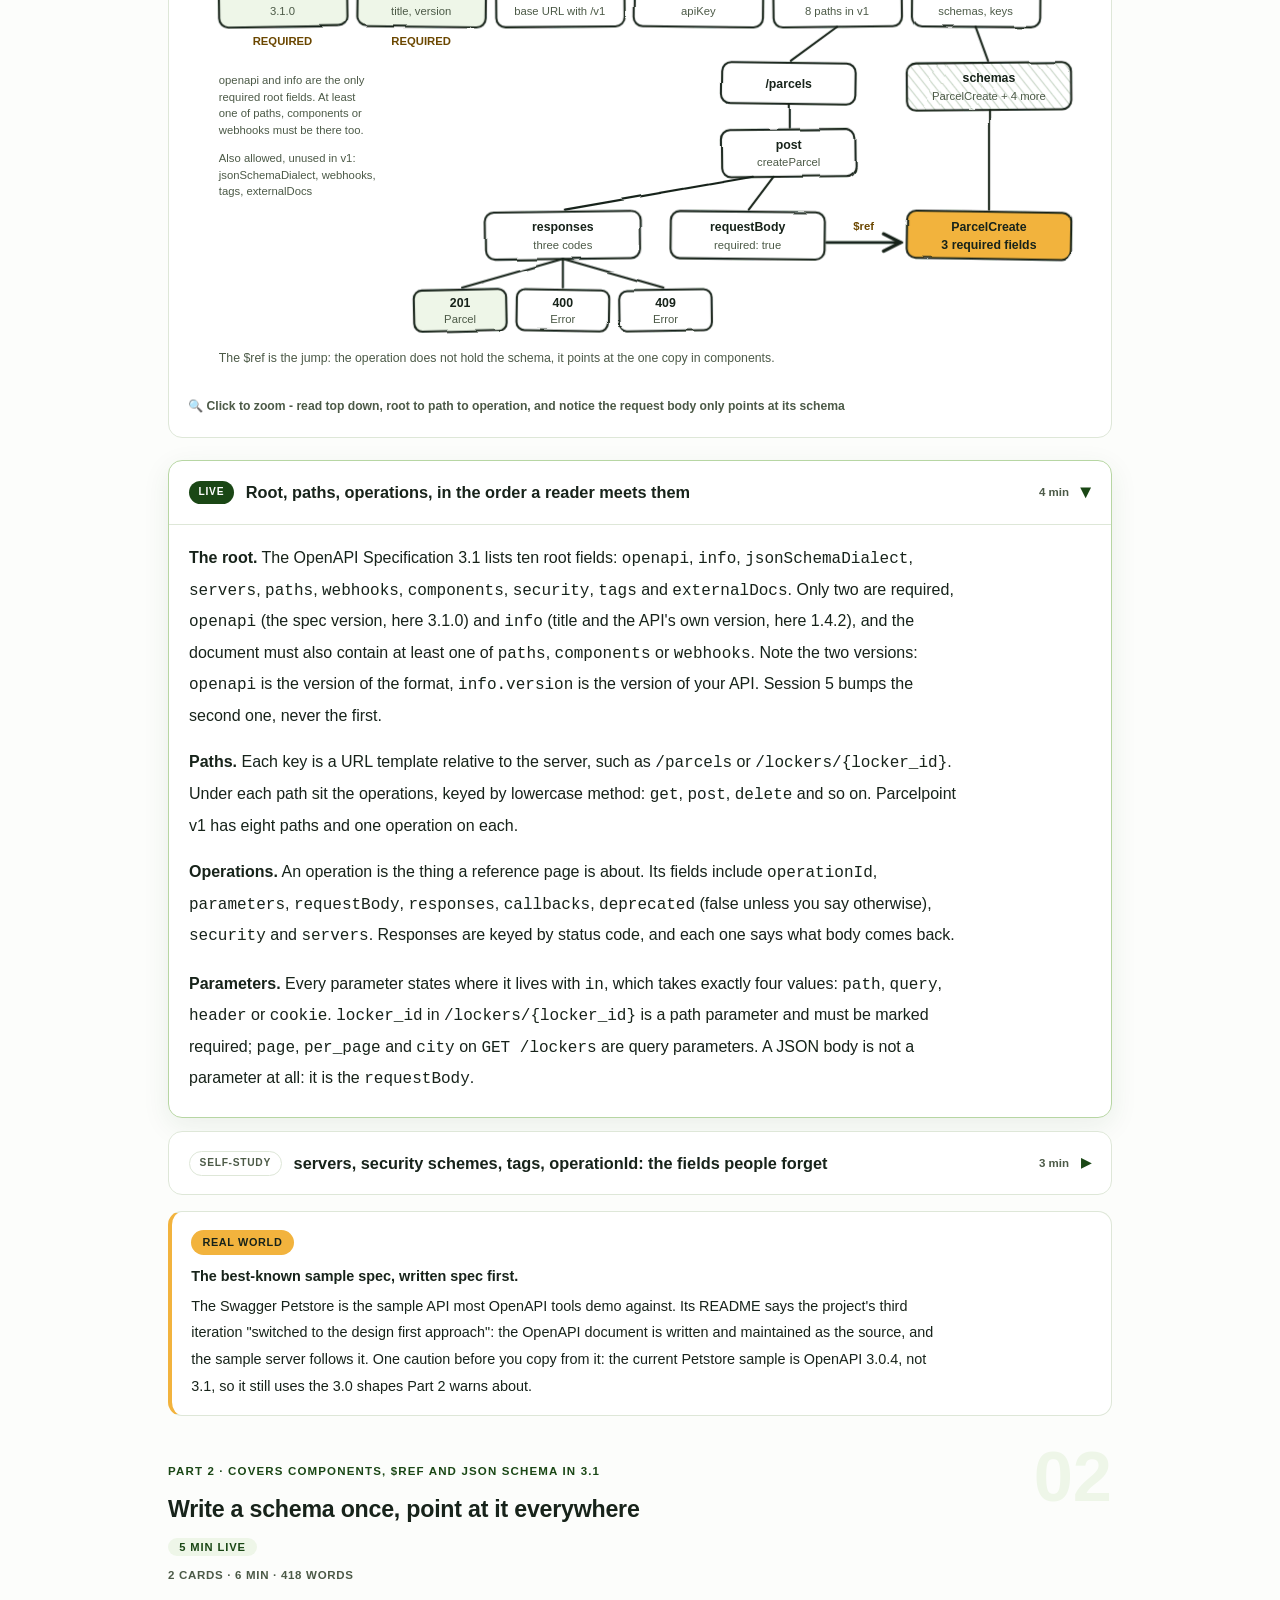
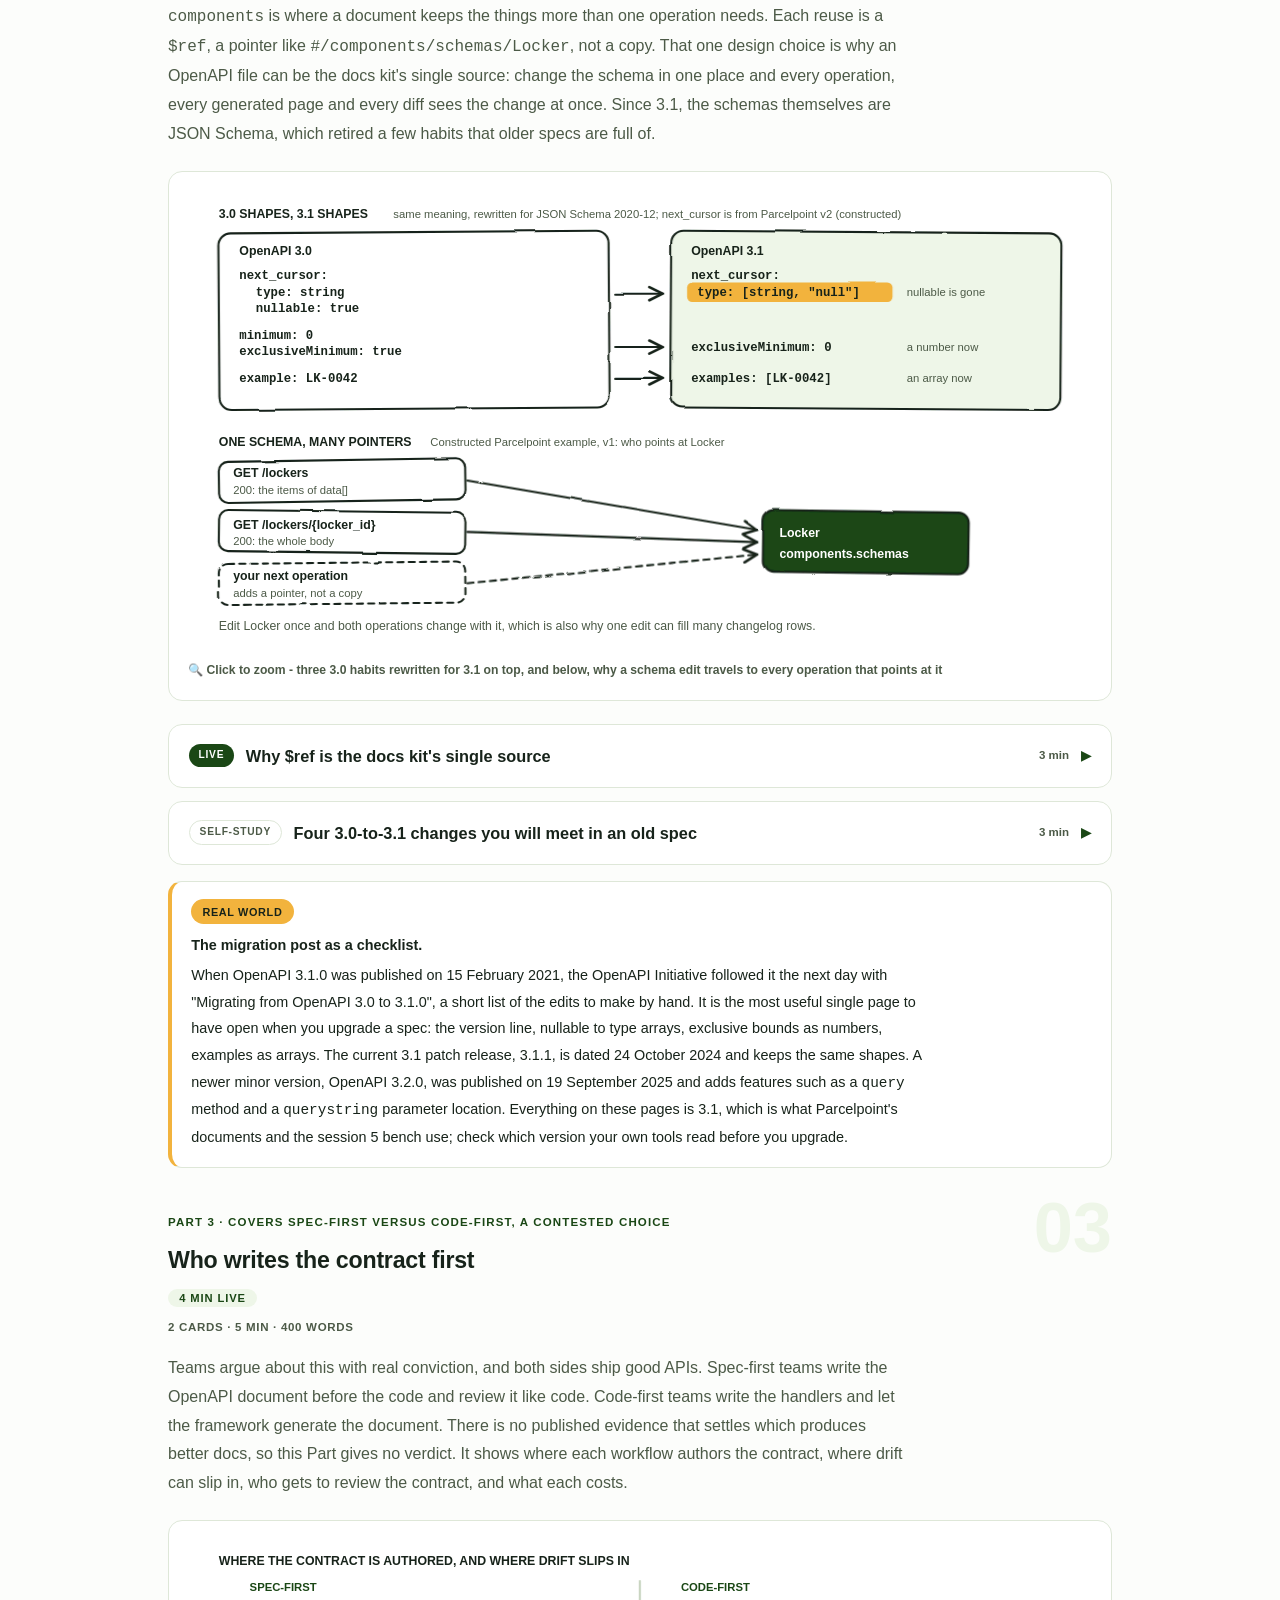
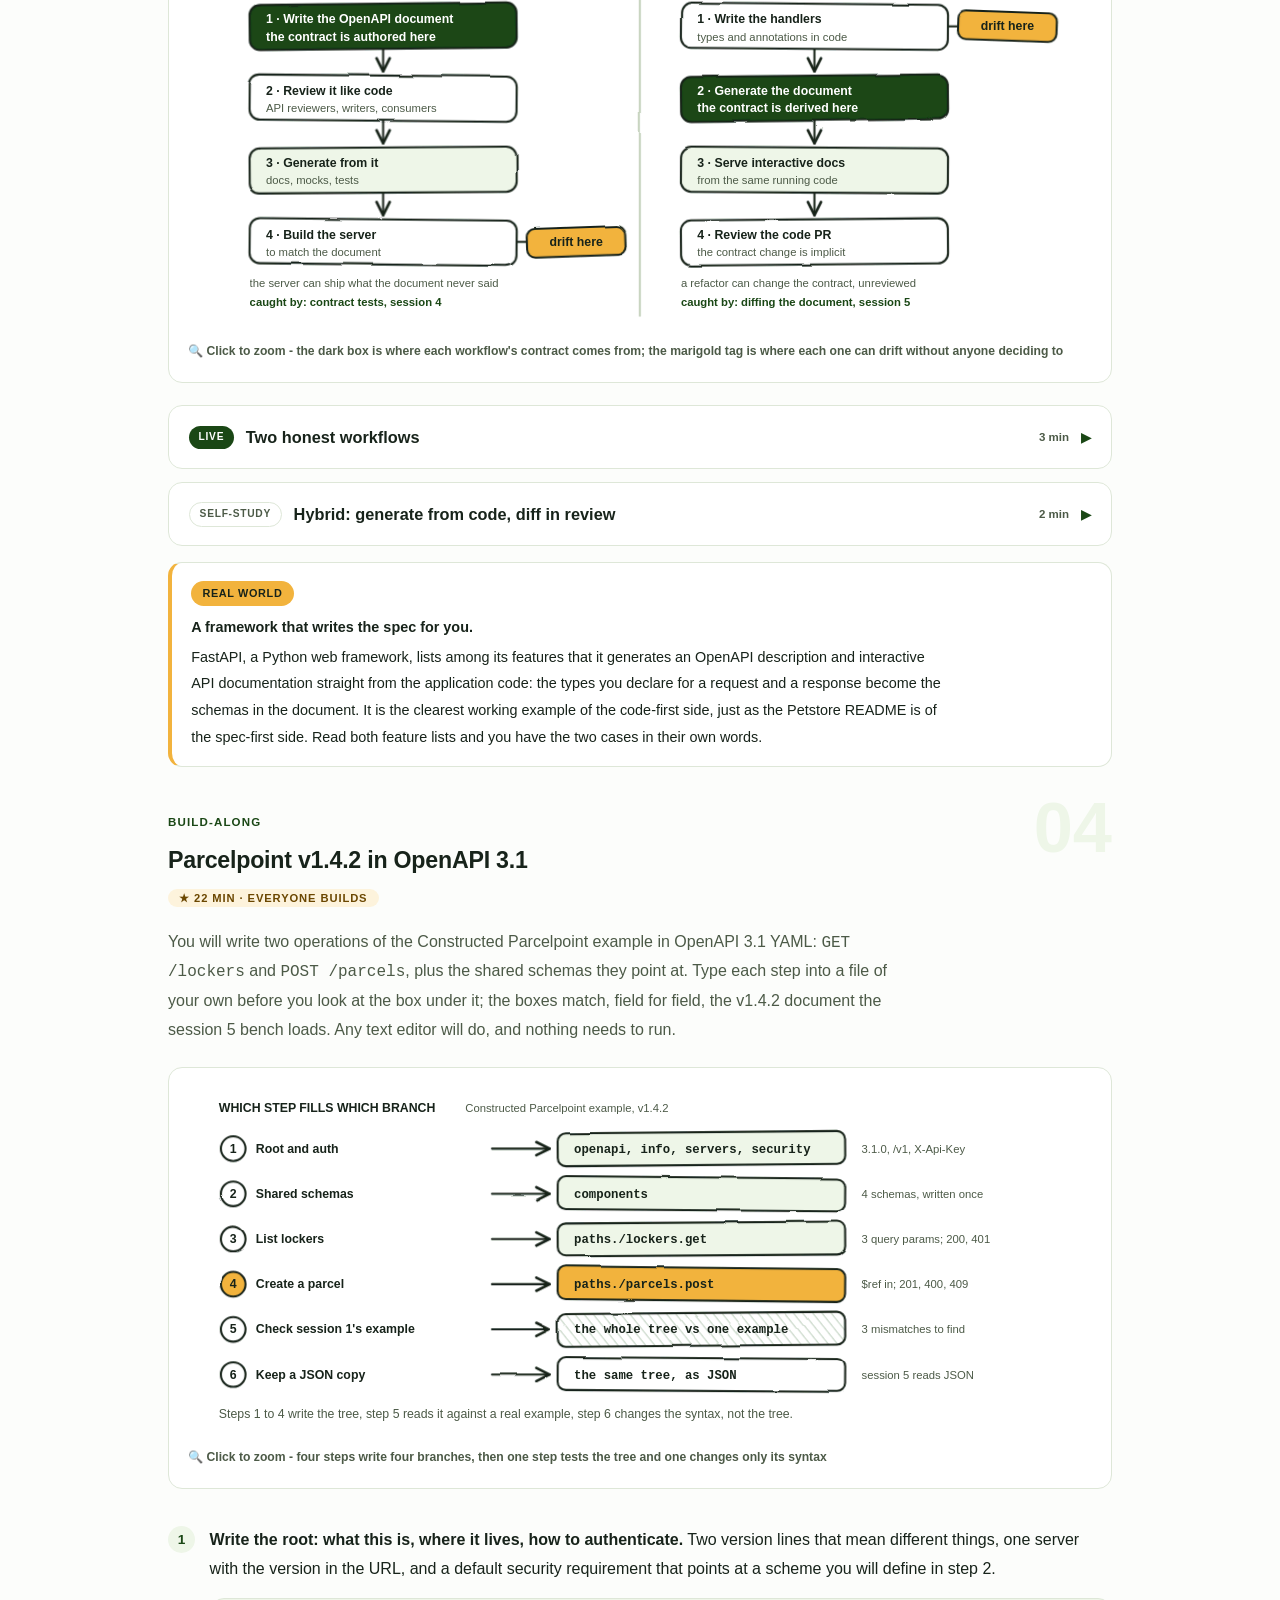
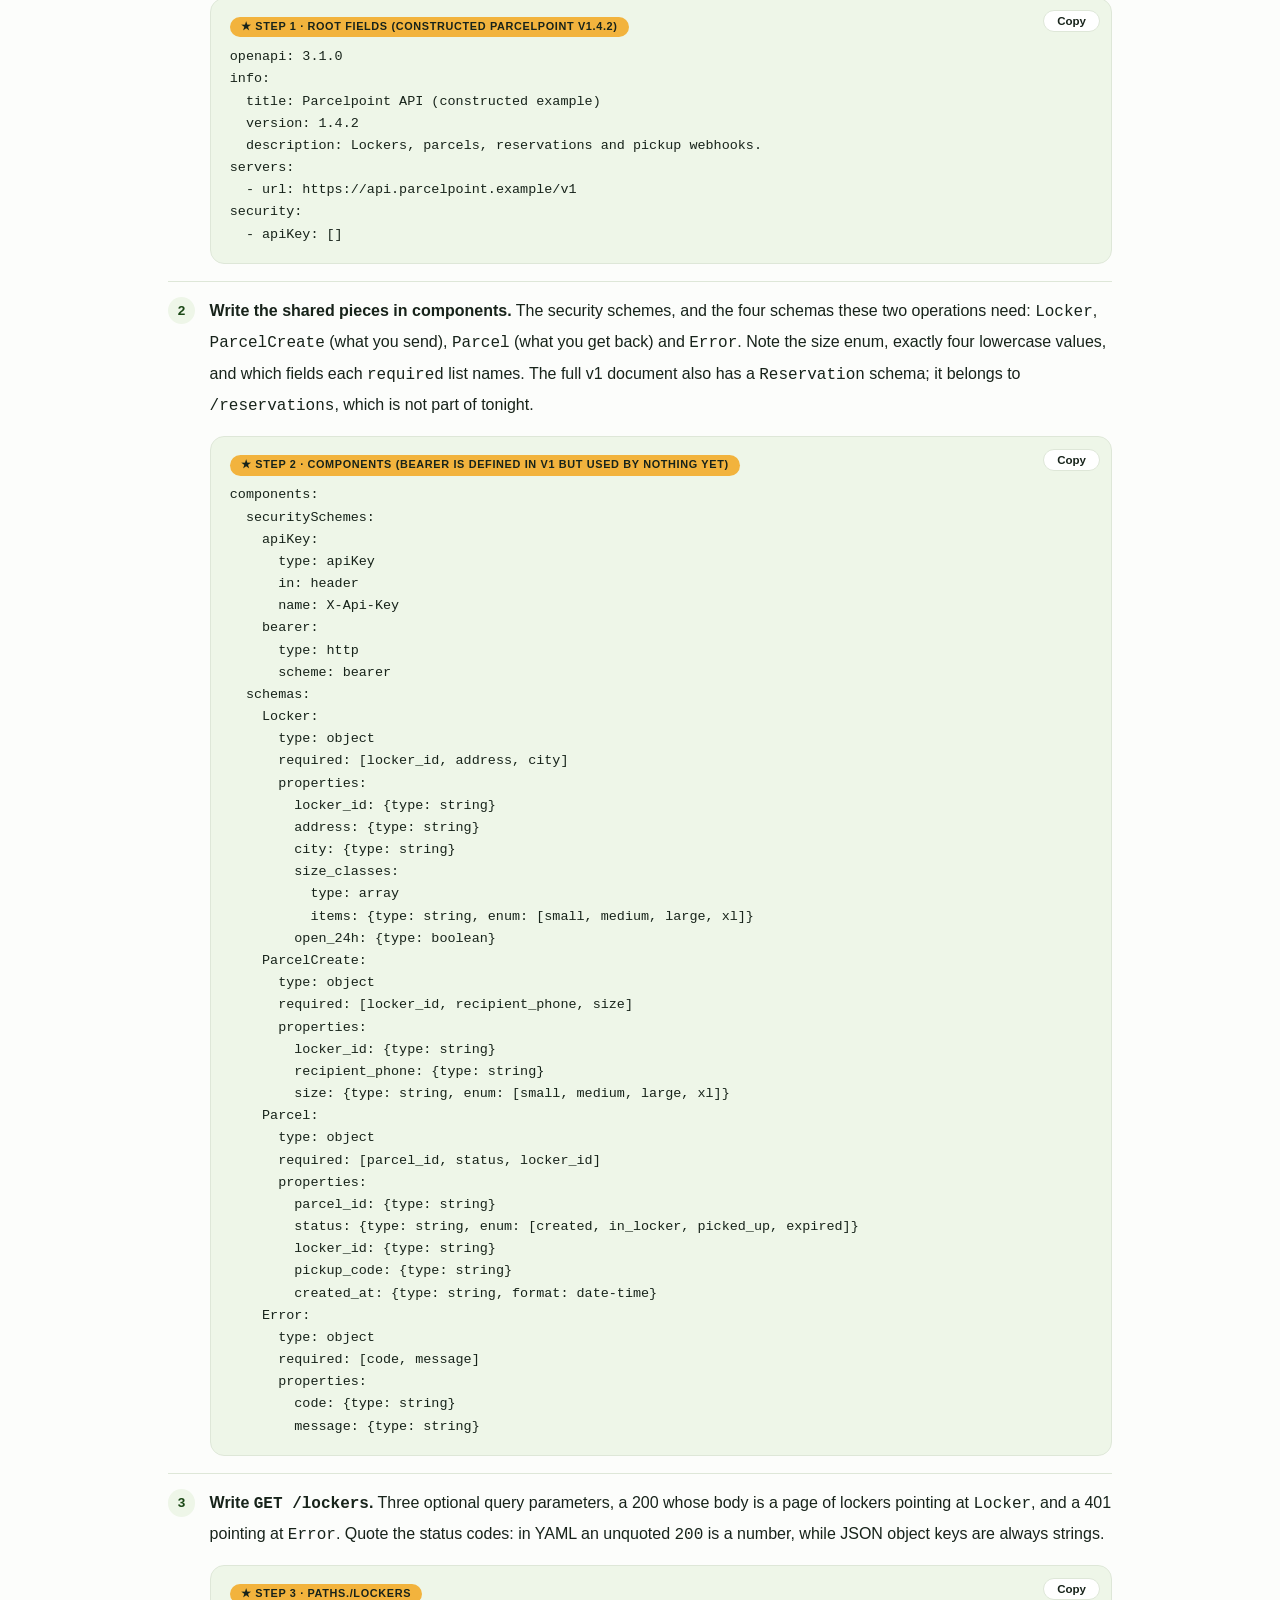
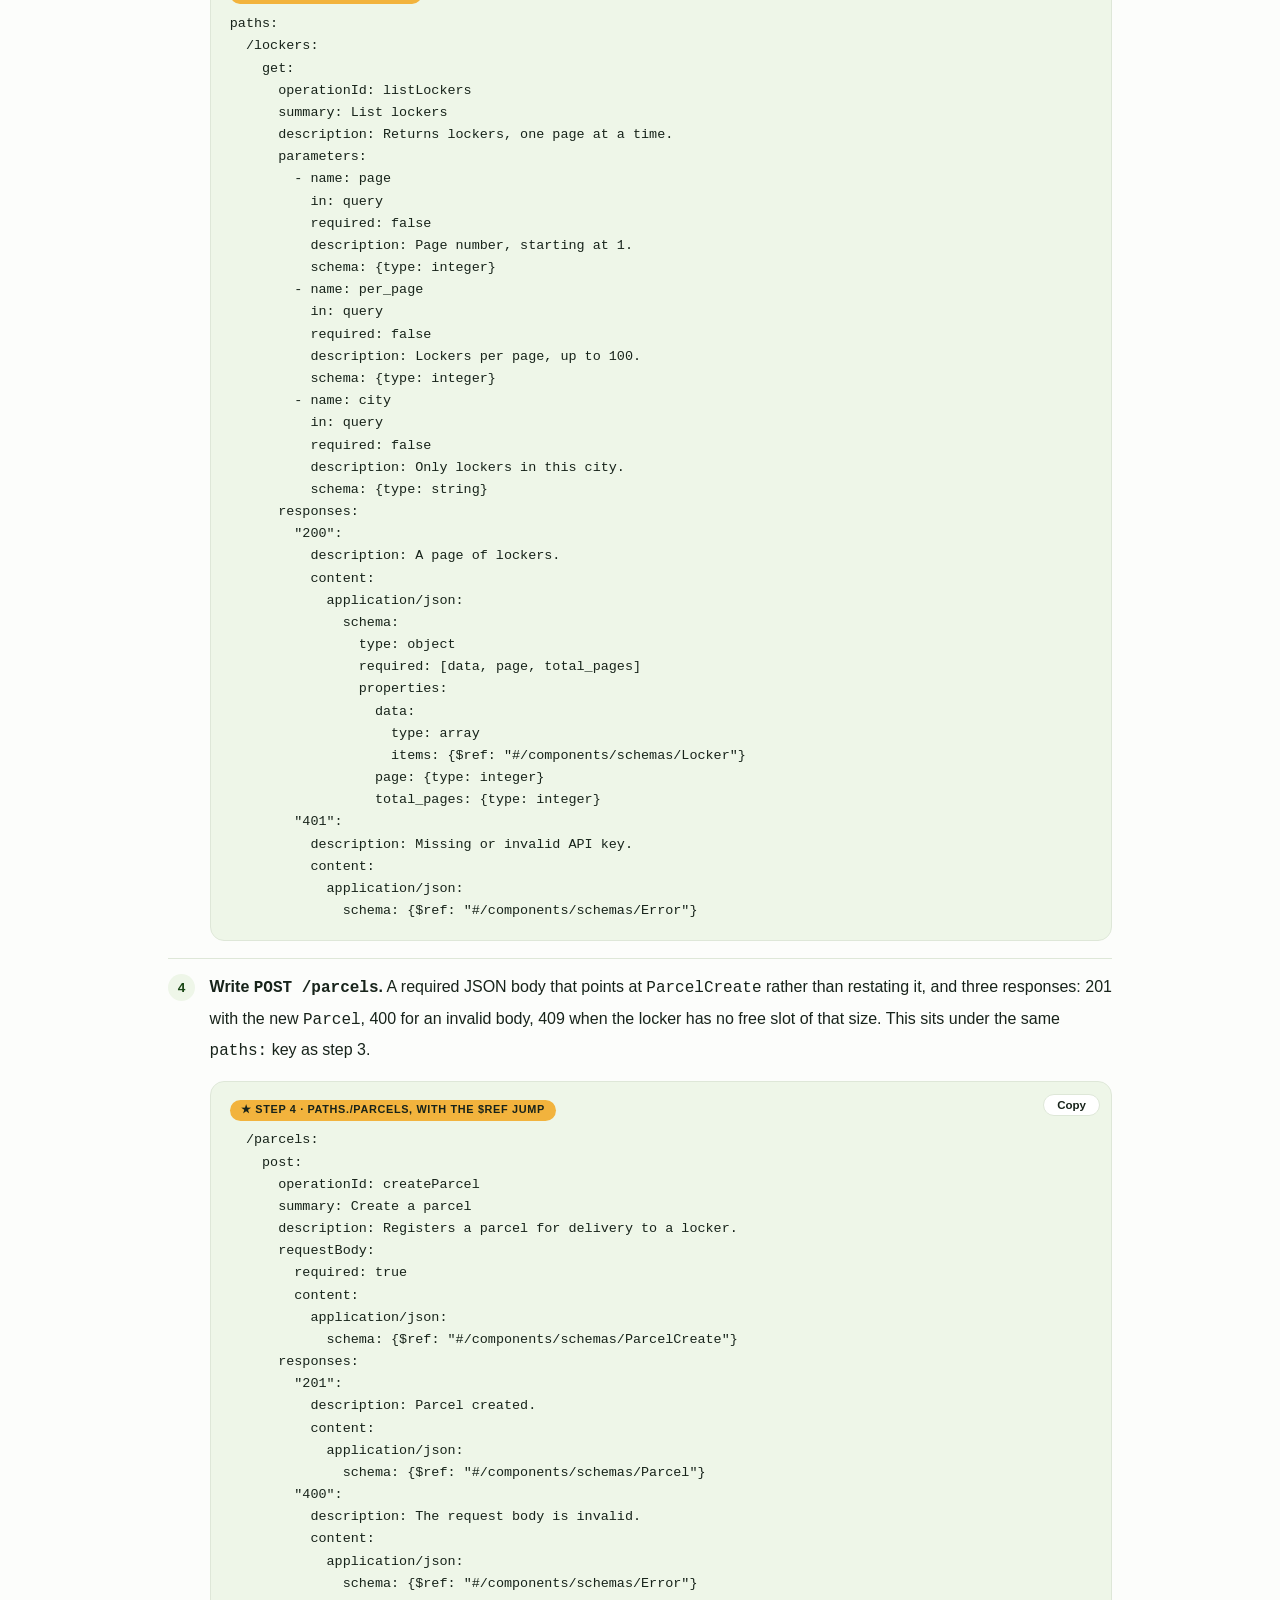
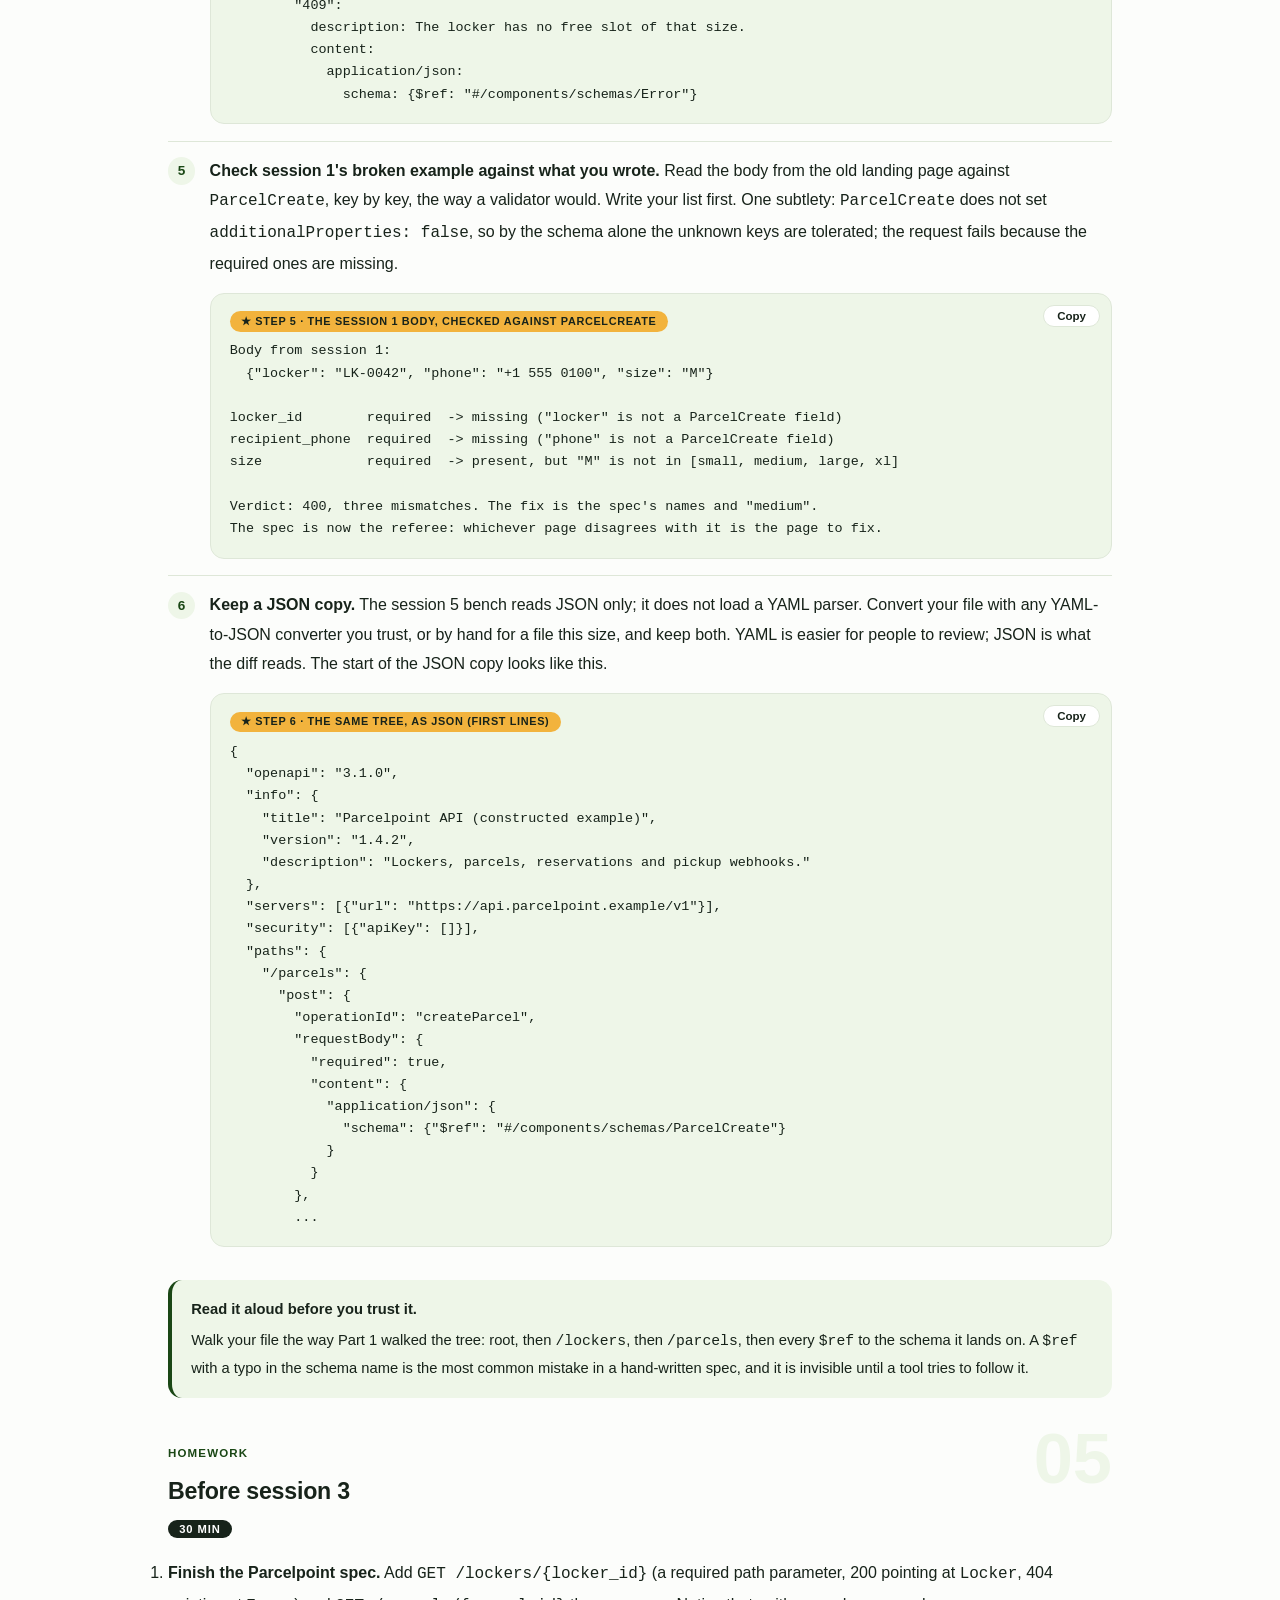
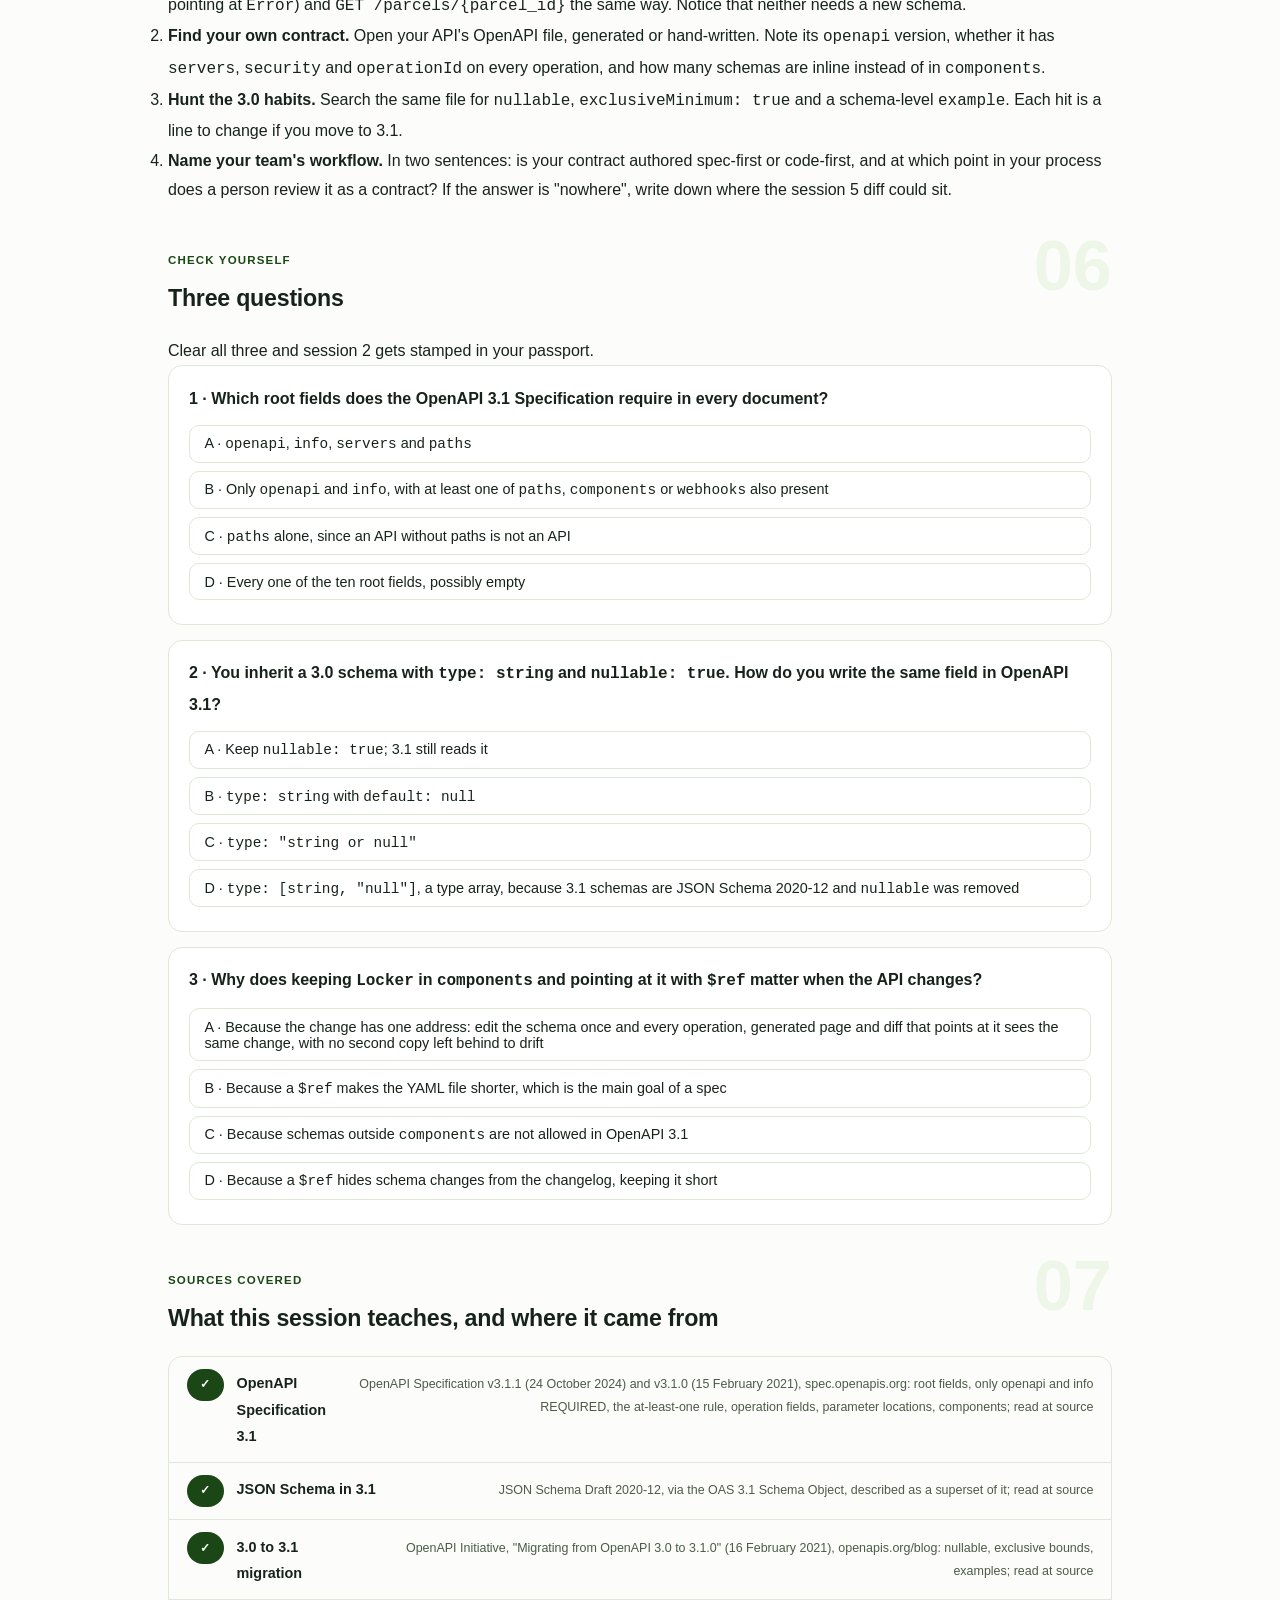
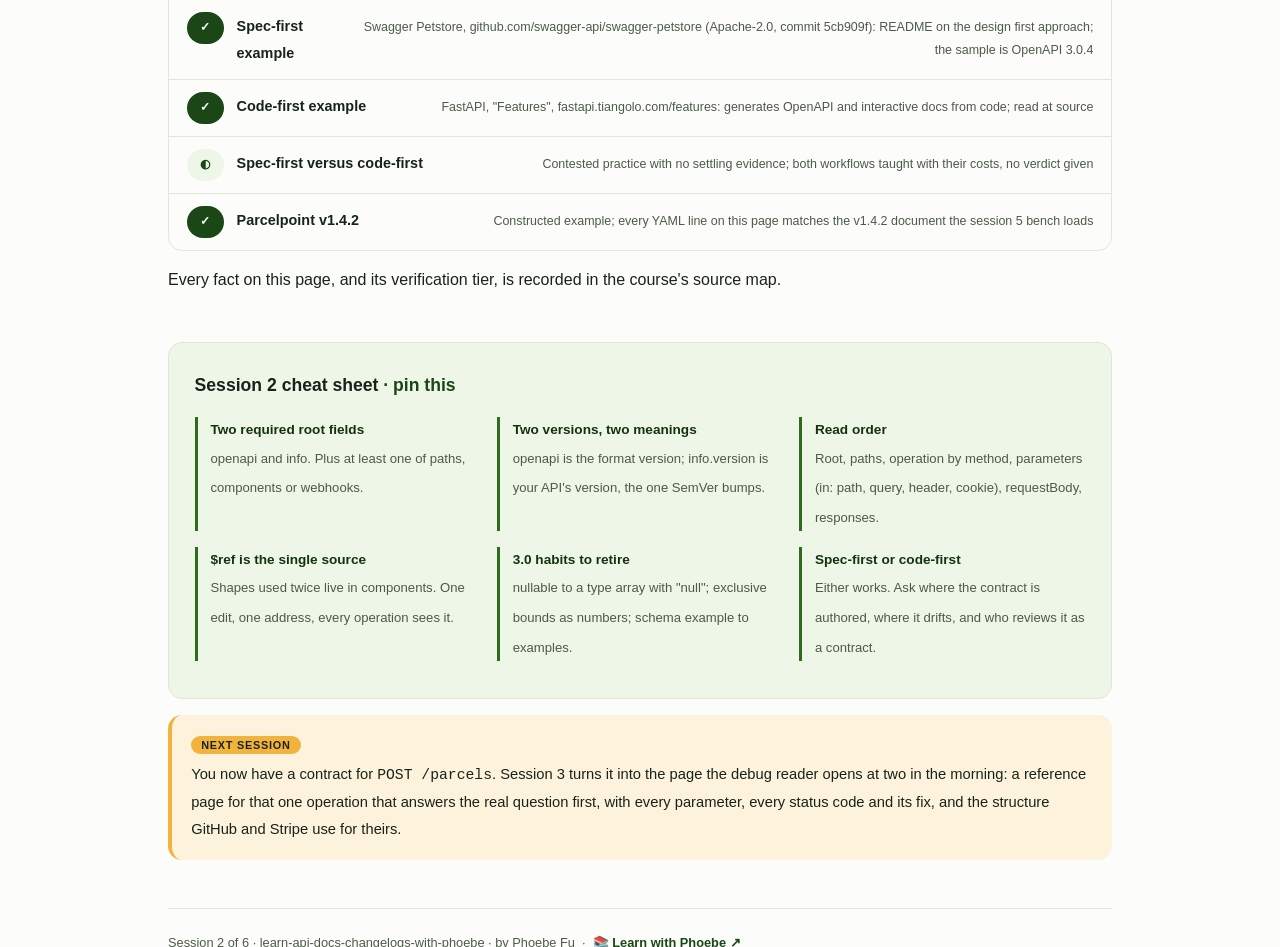
<file: courses/02-spec-first-openapi.html>
<!DOCTYPE html>
<html lang="en">
<head>
<meta charset="UTF-8">
<meta name="viewport" content="width=device-width, initial-scale=1.0">
<!-- social:start -->
<meta name="description" content="Session 2 of 6. Write the contract down. The shape of an OpenAPI 3.1 document, components and $ref as the single source, what changed from 3.0, the honest spec-first versus code-first argument, and Parcelpoint's /lockers and /parcels written in YAML.">
<meta property="og:type" content="article">
<meta property="og:site_name" content="Learn with Phoebe">
<meta property="og:title" content="Spec-first in OpenAPI 3.1 - learn api docs changelogs with phoebe">
<meta property="og:description" content="Session 2 of 6. Root, paths and operations in the order a reader meets them, $ref as the docs kit's single source, and a spec you write yourself in the page.">
<meta property="og:url" content="https://phoebefu6.github.io/learn-api-docs-changelogs-with-phoebe/courses/02-spec-first-openapi.html">
<meta property="og:image" content="https://phoebefu6.github.io/learn-api-docs-changelogs-with-phoebe/assets/og-cover.png">
<meta property="og:image:width" content="1200">
<meta property="og:image:height" content="630">
<meta name="twitter:card" content="summary_large_image">
<meta name="twitter:title" content="Spec-first in OpenAPI 3.1 - learn api docs changelogs with phoebe">
<meta name="twitter:description" content="Session 2 of 6. The OpenAPI 3.1 document's shape, $ref reuse, 3.0 to 3.1 changes, and spec-first versus code-first.">
<meta name="twitter:image" content="https://phoebefu6.github.io/learn-api-docs-changelogs-with-phoebe/assets/og-cover.png">
<!-- social:end -->
<title>Session 2 · Spec-first in OpenAPI 3.1 - learn api docs changelogs with phoebe</title>
<link rel="stylesheet" href="../assets/style.css?v=2">
</head>
<body>

<div class="toolbar">
  <div class="wrap">
    <span class="crumb"><a href="../index.html">learn-api-docs-changelogs-with-phoebe</a> / Session 2 of 6</span>
    <button class="btn" id="toggle-all" type="button">Expand all</button>
    <button class="btn primary" id="zoom-toggle" type="button">Projector zoom: off</button>
  </div>
</div>

<header class="masthead">
  <div class="wrap">
    <div class="eyebrow">Learn API Docs &amp; Changelogs with Phoebe · Session 2 of 6</div>
    <h1>Spec-first: write the contract <span class="accent">in OpenAPI 3.1</span></h1>
    <p class="sub">Last session's audit found an example that disagreed with the API it was documenting, and nobody could say which one was right because the contract lived nowhere except in people's heads. Tonight we write it down. We walk an OpenAPI 3.1 document in the order a reader meets it, make $ref the reason one edit reaches every page, mark the four 3.0 habits that no longer hold, and hear both sides of the spec-first versus code-first argument. Then you write the Constructed Parcelpoint example's <code>/lockers</code> and <code>/parcels</code> yourself.</p>
    <div class="chip-row">
      <span class="chip level">🟢 Foundations</span>
      <span class="chip audience">Engineers who ship APIs, platform and DX teams, tech writers</span>
      <span class="chip audience">YAML in the page, no tools to install</span>
      <span class="chip time">45 min</span>
    </div>
    <div class="agenda">
      <span class="a1" style="flex:1">0-3 · Welcome</span>
      <span class="a2" style="flex:4">3-18 · Document shape, $ref, spec-first vs code-first</span>
      <span class="a3" style="flex:5">18-40 · Build-along: Parcelpoint in OpenAPI 3.1</span>
      <span class="a4" style="flex:1">40-45 · Q&amp;A</span>
    </div>
  </div>
</header>

<main class="wrap">

  <section class="section" id="intro">
    <div class="section-kicker">
      <span class="klabel">Part 0</span>
      <h2>Where we start</h2>
    </div>
    <p class="lede">At the end of session 1 the Parcelpoint landing page told readers to send <code>"locker"</code>, <code>"phone"</code> and a size of <code>"M"</code>, while the API wanted <code>locker_id</code>, <code>recipient_phone</code> and <code>medium</code>. That argument can only be settled by a document both sides agree is the truth. An OpenAPI description is that document: one machine-readable file that says what every path takes and returns, which the reference, the examples and the changelog can all be generated from or checked against. Tonight it gets written, for real, for the Constructed Parcelpoint example.</p>

    <div class="legend">
      <span class="pill">🎫 Clear all three quiz questions to stamp your passport</span>
      <span class="pill">Live = presented in the 45 minutes</span>
      <span class="pill">Self-study = the full depth, after class</span>
      <span class="pill">★ Build-along = do it yourself, in the page</span>
    </div>

    <div class="callout win">
      <p><strong>★ What you walk out with tonight.</strong> A working OpenAPI 3.1 description of Parcelpoint v1.4.2's <code>GET /lockers</code> and <code>POST /parcels</code> that you wrote line by line, a JSON copy ready for the session 5 bench, a short list of 3.0 habits to hunt for in older specs, and a fair way to explain spec-first and code-first to a team that has already picked one.</p>
    </div>
  </section>

  <section class="section" id="part-1">
    <div class="section-kicker">
      <span class="klabel">Part 1 · covers the document's shape: root, paths, operations, parameters</span>
      <h2>A document a reader walks from the top</h2>
      <span class="tag concept">6 min live</span>
    </div>
    <p class="lede">An OpenAPI document looks long, but it is a tree with a small number of branches, and it reads in the same order every time: the root says what this API is and where it lives, <code>paths</code> lists the URLs, each path holds operations keyed by HTTP method, and each operation says what goes in and what comes out. Learn the order once and every OpenAPI file you open afterwards, yours or a vendor's, reads the same way.</p>

    <figure class="zoomable">
      <svg viewBox="0 0 880 530" xmlns="http://www.w3.org/2000/svg" role="img" aria-label="The constructed Parcelpoint v1.4.2 OpenAPI document drawn as a tree. The root has six fields used in v1: openapi 3.1.0 and info, both required, then servers, security, paths with 8 paths, and components. Under paths, /parcels holds a post operation, createParcel. The post operation has a requestBody and responses 201 Parcel, 400 Error and 409 Error. The requestBody does not hold the schema: a $ref jumps across to components.schemas.ParcelCreate, which is highlighted.">
        <defs>
          <filter id="s2aSk" x="-3%" y="-3%" width="106%" height="106%"><feTurbulence type="fractalNoise" baseFrequency="0.02" numOctaves="2" seed="52" result="n"/><feDisplacementMap in="SourceGraphic" in2="n" scale="2.4" xChannelSelector="R" yChannelSelector="G"/></filter>
          <pattern id="s2aHc" patternUnits="userSpaceOnUse" width="7" height="7" patternTransform="rotate(-38)"><line x1="0" y1="0" x2="0" y2="7" stroke="#1A4715" stroke-width="1" opacity=".5"/></pattern>
          <marker id="s2aAr" viewBox="0 0 10 10" refX="9" refY="5" markerWidth="8" markerHeight="8" orient="auto"><path d="M1 1 L9 5 L1 9" fill="none" stroke="#17231A" stroke-width="1.6" stroke-linecap="round"/></marker>
        </defs>
        <style>
          .s2aH { font: 800 12px Inter, sans-serif; fill: #17231A; }
          .s2aL { font: 600 12px Inter, sans-serif; fill: #17231A; }
          .s2aS { font: 400 11px Inter, sans-serif; fill: #4C5A47; }
          .s2aB { font: 800 11px Inter, sans-serif; fill: #6B4700; }
          .s2aW { font: 800 12px Inter, sans-serif; fill: #FFFFFF; }
          .s2aN { font: 400 12px Inter, sans-serif; fill: #4C5A47; }
        </style>

        <text class="s2aH" x="30" y="26">THE PARCELPOINT V1 DOCUMENT AS A TREE</text>
        <text class="s2aS" x="330" y="26">Constructed Parcelpoint example, v1.4.2, OpenAPI 3.1.0</text>

        <g filter="url(#s2aSk)" fill="none" stroke="#17231A" stroke-width="2" stroke-linecap="round" stroke-linejoin="round">
          <rect x="30" y="44" width="170" height="50" rx="10" transform="rotate(-0.6 115 69)" fill="#1A4715"/>
          <path d="M115 94 L115 112"/>
          <path d="M92 112 L768 112"/>
          <path d="M92 112 L92 130"/>
          <path d="M227 112 L227 130"/>
          <path d="M362 112 L362 130"/>
          <path d="M497 112 L497 130"/>
          <path d="M632 112 L632 130"/>
          <path d="M768 112 L768 130"/>
          <rect x="30" y="130" width="125" height="50" rx="9" transform="rotate(-0.8 92 155)" fill="#EEF6E8"/>
          <rect x="165" y="130" width="125" height="50" rx="9" transform="rotate(0.7 227 155)" fill="#EEF6E8"/>
          <rect x="300" y="130" width="125" height="50" rx="9" transform="rotate(-0.5 362 155)" fill="#FFFFFF"/>
          <rect x="435" y="130" width="125" height="50" rx="9" transform="rotate(0.6 497 155)" fill="#FFFFFF"/>
          <rect x="570" y="130" width="125" height="50" rx="9" transform="rotate(-0.7 632 155)" fill="#FFFFFF"/>
          <rect x="705" y="130" width="125" height="50" rx="9" transform="rotate(0.5 767 155)" fill="#FFFFFF"/>
          <path d="M632 180 L587 213"/>
          <rect x="520" y="215" width="130" height="40" rx="9" transform="rotate(0.8 585 235)" fill="#FFFFFF"/>
          <path d="M585 255 L585 278"/>
          <rect x="520" y="280" width="130" height="46" rx="9" transform="rotate(-0.6 585 303)" fill="#FFFFFF"/>
          <path d="M767 180 L779 213"/>
          <rect x="700" y="215" width="160" height="46" rx="9" transform="rotate(-0.5 780 238)" fill="url(#s2aHc)"/>
          <path d="M780 261 L780 358"/>
          <path d="M570 326 L546 358"/>
          <path d="M550 326 L367 358"/>
          <rect x="470" y="360" width="150" height="46" rx="9" transform="rotate(0.6 545 383)" fill="#FFFFFF"/>
          <rect x="290" y="360" width="150" height="46" rx="9" transform="rotate(-0.7 365 383)" fill="#FFFFFF"/>
          <rect x="700" y="360" width="160" height="46" rx="9" transform="rotate(0.9 780 383)" fill="#F2B33D"/>
          <path d="M622 390 L694 390" stroke-width="2.6" marker-end="url(#s2aAr)"/>
          <path d="M365 406 L267 434"/>
          <path d="M365 406 L365 434"/>
          <path d="M365 406 L463 434"/>
          <rect x="220" y="436" width="90" height="40" rx="8" transform="rotate(-1.2 265 456)" fill="#EEF6E8"/>
          <rect x="320" y="436" width="90" height="40" rx="8" transform="rotate(0.9 365 456)" fill="#FFFFFF"/>
          <rect x="420" y="436" width="90" height="40" rx="8" transform="rotate(-0.8 465 456)" fill="#FFFFFF"/>
        </g>

        <text class="s2aW" x="46" y="66">the document</text>
        <text class="s2aW" x="46" y="84">one file, one tree</text>

        <text class="s2aL" x="92" y="151" text-anchor="middle">openapi</text>
        <text class="s2aS" x="92" y="168" text-anchor="middle">3.1.0</text>
        <text class="s2aL" x="227" y="151" text-anchor="middle">info</text>
        <text class="s2aS" x="227" y="168" text-anchor="middle">title, version</text>
        <text class="s2aL" x="362" y="151" text-anchor="middle">servers</text>
        <text class="s2aS" x="362" y="168" text-anchor="middle">base URL with /v1</text>
        <text class="s2aL" x="497" y="151" text-anchor="middle">security</text>
        <text class="s2aS" x="497" y="168" text-anchor="middle">apiKey</text>
        <text class="s2aL" x="632" y="151" text-anchor="middle">paths</text>
        <text class="s2aS" x="632" y="168" text-anchor="middle">8 paths in v1</text>
        <text class="s2aL" x="767" y="151" text-anchor="middle">components</text>
        <text class="s2aS" x="767" y="168" text-anchor="middle">schemas, keys</text>

        <text class="s2aB" x="92" y="198" text-anchor="middle">REQUIRED</text>
        <text class="s2aB" x="227" y="198" text-anchor="middle">REQUIRED</text>

        <text class="s2aS" x="30" y="236">openapi and info are the only</text>
        <text class="s2aS" x="30" y="252">required root fields. At least</text>
        <text class="s2aS" x="30" y="268">one of paths, components or</text>
        <text class="s2aS" x="30" y="284">webhooks must be there too.</text>
        <text class="s2aS" x="30" y="312">Also allowed, unused in v1:</text>
        <text class="s2aS" x="30" y="328">jsonSchemaDialect, webhooks,</text>
        <text class="s2aS" x="30" y="344">tags, externalDocs</text>

        <text class="s2aL" x="585" y="240" text-anchor="middle">/parcels</text>
        <text class="s2aL" x="585" y="299" text-anchor="middle">post</text>
        <text class="s2aS" x="585" y="316" text-anchor="middle">createParcel</text>
        <text class="s2aL" x="780" y="234" text-anchor="middle">schemas</text>
        <text class="s2aS" x="780" y="251" text-anchor="middle">ParcelCreate + 4 more</text>

        <text class="s2aL" x="545" y="379" text-anchor="middle">requestBody</text>
        <text class="s2aS" x="545" y="396" text-anchor="middle">required: true</text>
        <text class="s2aL" x="365" y="379" text-anchor="middle">responses</text>
        <text class="s2aS" x="365" y="396" text-anchor="middle">three codes</text>
        <text class="s2aB" x="658" y="378" text-anchor="middle">$ref</text>
        <text class="s2aL" x="780" y="379" text-anchor="middle">ParcelCreate</text>
        <text class="s2aL" x="780" y="396" text-anchor="middle">3 required fields</text>

        <text class="s2aL" x="265" y="453" text-anchor="middle">201</text>
        <text class="s2aS" x="265" y="468" text-anchor="middle">Parcel</text>
        <text class="s2aL" x="365" y="453" text-anchor="middle">400</text>
        <text class="s2aS" x="365" y="468" text-anchor="middle">Error</text>
        <text class="s2aL" x="465" y="453" text-anchor="middle">409</text>
        <text class="s2aS" x="465" y="468" text-anchor="middle">Error</text>

        <text class="s2aN" x="30" y="506">The $ref is the jump: the operation does not hold the schema, it points at the one copy in components.</text>
      </svg>
      <figcaption>🔍 Click to zoom - read top down, root to path to operation, and notice the request body only points at its schema</figcaption>
    </figure>

    <details class="card" open>
      <summary><span class="mode live">Live</span>Root, paths, operations, in the order a reader meets them<span class="mini">4 min</span><span class="caret">▶</span></summary>
      <div class="body">
        <p><strong>The root.</strong> The OpenAPI Specification 3.1 lists ten root fields: <code>openapi</code>, <code>info</code>, <code>jsonSchemaDialect</code>, <code>servers</code>, <code>paths</code>, <code>webhooks</code>, <code>components</code>, <code>security</code>, <code>tags</code> and <code>externalDocs</code>. Only two are required, <code>openapi</code> (the spec version, here 3.1.0) and <code>info</code> (title and the API's own version, here 1.4.2), and the document must also contain at least one of <code>paths</code>, <code>components</code> or <code>webhooks</code>. Note the two versions: <code>openapi</code> is the version of the format, <code>info.version</code> is the version of your API. Session 5 bumps the second one, never the first.</p>
        <p><strong>Paths.</strong> Each key is a URL template relative to the server, such as <code>/parcels</code> or <code>/lockers/{locker_id}</code>. Under each path sit the operations, keyed by lowercase method: <code>get</code>, <code>post</code>, <code>delete</code> and so on. Parcelpoint v1 has eight paths and one operation on each.</p>
        <p><strong>Operations.</strong> An operation is the thing a reference page is about. Its fields include <code>operationId</code>, <code>parameters</code>, <code>requestBody</code>, <code>responses</code>, <code>callbacks</code>, <code>deprecated</code> (false unless you say otherwise), <code>security</code> and <code>servers</code>. Responses are keyed by status code, and each one says what body comes back.</p>
        <p><strong>Parameters.</strong> Every parameter states where it lives with <code>in</code>, which takes exactly four values: <code>path</code>, <code>query</code>, <code>header</code> or <code>cookie</code>. <code>locker_id</code> in <code>/lockers/{locker_id}</code> is a path parameter and must be marked required; <code>page</code>, <code>per_page</code> and <code>city</code> on <code>GET /lockers</code> are query parameters. A JSON body is not a parameter at all: it is the <code>requestBody</code>.</p>
      </div>
    </details>

    <details class="card">
      <summary><span class="mode self">Self-study</span>servers, security schemes, tags, operationId: the fields people forget<span class="mini">3 min</span><span class="caret">▶</span></summary>
      <div class="body">
        <p><strong>servers.</strong> The base URL, with its version, is the first thing a first-call reader needs, and session 1's example lost <code>/v1</code> because it lived nowhere official. Put it in <code>servers</code> and every generated example inherits it.</p>
        <p><strong>security and securitySchemes.</strong> Two halves that people often write only one of. <code>components.securitySchemes</code> defines how a credential is sent (Parcelpoint: an <code>apiKey</code> in the <code>X-Api-Key</code> header); the root <code>security</code> says which scheme applies by default, and an operation can override it. A spec with a scheme defined but no <code>security</code> requirement documents an API that needs no key, which is a lie the reference page will repeat.</p>
        <p><strong>tags.</strong> Tags group operations, and most reference generators turn each tag into a section of the navigation. Without them the reference is sorted however the tool likes. Parcelpoint v1 has none yet; session 3 decides what the reader's sections should be.</p>
        <p><strong>operationId.</strong> A unique, stable name per operation, such as <code>listLockers</code> or <code>createParcel</code>. Generated client libraries name their methods after it and docs tools build anchors from it, so renaming one is a change your users feel even though no URL moved. Choose it once, as a verb plus a noun, and leave it alone.</p>
      </div>
    </details>

    <div class="callout example">
      <span class="ex-pill">Real world</span>
      <p><strong>The best-known sample spec, written spec first.</strong> The Swagger Petstore is the sample API most OpenAPI tools demo against. Its README says the project's third iteration "switched to the design first approach": the OpenAPI document is written and maintained as the source, and the sample server follows it. One caution before you copy from it: the current Petstore sample is OpenAPI 3.0.4, not 3.1, so it still uses the 3.0 shapes Part 2 warns about.</p>
    </div>
  </section>

  <section class="section" id="part-2">
    <div class="section-kicker">
      <span class="klabel">Part 2 · covers components, $ref and JSON Schema in 3.1</span>
      <h2>Write a schema once, point at it everywhere</h2>
      <span class="tag concept">5 min live</span>
    </div>
    <p class="lede"><code>components</code> is where a document keeps the things more than one operation needs. Each reuse is a <code>$ref</code>, a pointer like <code>#/components/schemas/Locker</code>, not a copy. That one design choice is why an OpenAPI file can be the docs kit's single source: change the schema in one place and every operation, every generated page and every diff sees the change at once. Since 3.1, the schemas themselves are JSON Schema, which retired a few habits that older specs are full of.</p>

    <figure class="zoomable">
      <svg viewBox="0 0 880 446" xmlns="http://www.w3.org/2000/svg" role="img" aria-label="Top: the same fields written in OpenAPI 3.0 and in 3.1. A nullable next_cursor goes from type string with nullable true to a type array of string and null. An exclusive minimum goes from minimum 0 with exclusiveMinimum true to exclusiveMinimum 0. A schema example goes from example to an examples array. Bottom: in the constructed Parcelpoint v1 document, GET /lockers and GET /lockers/{locker_id} both point at one Locker schema in components, and a dashed third arrow shows the next operation adding a pointer rather than a copy.">
        <defs>
          <filter id="s2bSk" x="-3%" y="-3%" width="106%" height="106%"><feTurbulence type="fractalNoise" baseFrequency="0.02" numOctaves="2" seed="64" result="n"/><feDisplacementMap in="SourceGraphic" in2="n" scale="2.4" xChannelSelector="R" yChannelSelector="G"/></filter>
          <pattern id="s2bHc" patternUnits="userSpaceOnUse" width="7" height="7" patternTransform="rotate(-38)"><line x1="0" y1="0" x2="0" y2="7" stroke="#1A4715" stroke-width="1" opacity=".5"/></pattern>
          <marker id="s2bAr" viewBox="0 0 10 10" refX="9" refY="5" markerWidth="8" markerHeight="8" orient="auto"><path d="M1 1 L9 5 L1 9" fill="none" stroke="#17231A" stroke-width="1.6" stroke-linecap="round"/></marker>
        </defs>
        <style>
          .s2bH { font: 800 12px Inter, sans-serif; fill: #17231A; }
          .s2bL { font: 600 12px Inter, sans-serif; fill: #17231A; }
          .s2bC { font: 600 12px ui-monospace, Menlo, Consolas, monospace; fill: #17231A; }
          .s2bS { font: 400 11px Inter, sans-serif; fill: #4C5A47; }
          .s2bR { font: 800 11px Inter, sans-serif; fill: #991B1B; }
          .s2bW { font: 800 12px Inter, sans-serif; fill: #FFFFFF; }
          .s2bN { font: 400 12px Inter, sans-serif; fill: #4C5A47; }
        </style>

        <text class="s2bH" x="30" y="26">3.0 SHAPES, 3.1 SHAPES</text>
        <text class="s2bS" x="200" y="26">same meaning, rewritten for JSON Schema 2020-12; next_cursor is from Parcelpoint v2 (constructed)</text>

        <g filter="url(#s2bSk)" fill="none" stroke="#17231A" stroke-width="2" stroke-linecap="round" stroke-linejoin="round">
          <rect x="30" y="40" width="380" height="172" rx="12" transform="rotate(-0.4 220 126)" fill="#FFFFFF"/>
          <rect x="470" y="40" width="380" height="172" rx="12" transform="rotate(0.4 660 126)" fill="#EEF6E8"/>
          <rect x="486" y="89" width="200" height="19" rx="5" fill="#F2B33D" stroke="none"/>
          <path d="M416 100 L462 100" marker-end="url(#s2bAr)"/>
          <path d="M416 152 L462 152" marker-end="url(#s2bAr)"/>
          <path d="M416 182 L462 182" marker-end="url(#s2bAr)"/>
          <rect x="30" y="262" width="240" height="40" rx="9" transform="rotate(-0.9 150 282)" fill="#FFFFFF"/>
          <rect x="30" y="312" width="240" height="40" rx="9" transform="rotate(0.7 150 332)" fill="#FFFFFF"/>
          <rect x="30" y="362" width="240" height="40" rx="9" transform="rotate(-0.6 150 382)" fill="#FFFFFF" stroke-dasharray="6 5"/>
          <rect x="560" y="312" width="200" height="60" rx="10" transform="rotate(0.8 660 342)" fill="#1A4715"/>
          <path d="M272 282 L554 330" marker-end="url(#s2bAr)"/>
          <path d="M272 332 L554 342" marker-end="url(#s2bAr)"/>
          <path d="M272 382 L554 354" stroke-dasharray="6 5" marker-end="url(#s2bAr)"/>
        </g>

        <text class="s2bH" x="50" y="62">OpenAPI 3.0</text>
        <text class="s2bH" x="490" y="62">OpenAPI 3.1</text>
        <text class="s2bC" x="50" y="86">next_cursor:</text>
        <text class="s2bC" x="66" y="102">type: string</text>
        <text class="s2bC" x="66" y="118">nullable: true</text>
        <text class="s2bC" x="50" y="144">minimum: 0</text>
        <text class="s2bC" x="50" y="160">exclusiveMinimum: true</text>
        <text class="s2bC" x="50" y="186">example: LK-0042</text>

        <text class="s2bC" x="490" y="86">next_cursor:</text>
        <text class="s2bC" x="496" y="102">type: [string, "null"]</text>
        <text class="s2bC" x="490" y="156">exclusiveMinimum: 0</text>
        <text class="s2bC" x="490" y="186">examples: [LK-0042]</text>
        <text class="s2bS" x="700" y="102">nullable is gone</text>
        <text class="s2bS" x="700" y="156">a number now</text>
        <text class="s2bS" x="700" y="186">an array now</text>

        <text class="s2bH" x="30" y="248">ONE SCHEMA, MANY POINTERS</text>
        <text class="s2bS" x="236" y="248">Constructed Parcelpoint example, v1: who points at Locker</text>
        <text class="s2bL" x="44" y="279">GET /lockers</text>
        <text class="s2bS" x="44" y="295">200: the items of data[]</text>
        <text class="s2bL" x="44" y="329">GET /lockers/{locker_id}</text>
        <text class="s2bS" x="44" y="345">200: the whole body</text>
        <text class="s2bL" x="44" y="379">your next operation</text>
        <text class="s2bS" x="44" y="395">adds a pointer, not a copy</text>
        <text class="s2bW" x="576" y="337">Locker</text>
        <text class="s2bW" x="576" y="357">components.schemas</text>

        <text class="s2bN" x="30" y="428">Edit Locker once and both operations change with it, which is also why one edit can fill many changelog rows.</text>
      </svg>
      <figcaption>🔍 Click to zoom - three 3.0 habits rewritten for 3.1 on top, and below, why a schema edit travels to every operation that points at it</figcaption>
    </figure>

    <details class="card">
      <summary><span class="mode live">Live</span>Why $ref is the docs kit's single source<span class="mini">3 min</span><span class="caret">▶</span></summary>
      <div class="body">
        <p><code>components</code> can hold ten kinds of reusable thing: <code>schemas</code>, <code>responses</code>, <code>parameters</code>, <code>examples</code>, <code>requestBodies</code>, <code>headers</code>, <code>securitySchemes</code>, <code>links</code>, <code>callbacks</code> and <code>pathItems</code>. Most specs live on the first two plus <code>securitySchemes</code>. Anything an operation needs can be written inline instead, and for a shape used exactly once that is fine. The moment a shape appears twice, give it a name in <code>components</code> and point at it.</p>
        <p>The pay-off is not shorter YAML. It is that a change has one address. In the Constructed Parcelpoint example, <code>Locker</code> is defined once and both locker operations point at it; if v2 renames <code>locker_id</code> to <code>id</code> there, both operations, both reference pages and the diff all see the rename, and nobody has to remember the second copy because there is no second copy.</p>
        <p>The same property makes changes look big, honestly. In session 5's bench, the edited Swagger Petstore preset changes one schema, <code>Pet.status</code>, and that one edit produces seven change rows: two operations that no longer accept the value, and five that no longer return it. That is not noise. Every one of those operations really did change for its caller, and a changelog that listed only "edited Pet" would hide which calls to retest.</p>
      </div>
    </details>

    <details class="card">
      <summary><span class="mode self">Self-study</span>Four 3.0-to-3.1 changes you will meet in an old spec<span class="mini">3 min</span><span class="caret">▶</span></summary>
      <div class="body">
        <p>In 3.1, the Schema Object is "a superset of the JSON Schema Specification Draft 2020-12". In 3.0 it was a cousin of JSON Schema with its own rules. The OpenAPI Initiative's migration post (16 February 2021) lists what that means in practice. These four are the ones a 3.0 spec is most likely to contain:</p>
        <ol>
          <li><strong><code>nullable</code> is gone.</strong> <code>type: string</code> with <code>nullable: true</code> becomes <code>type: [string, "null"]</code>. The quotes around null matter: unquoted, YAML reads it as an empty value, not the string "null".</li>
          <li><strong><code>exclusiveMinimum</code> and <code>exclusiveMaximum</code> are numbers.</strong> 3.0 wrote <code>minimum: 0</code> plus <code>exclusiveMinimum: true</code>; 3.1 writes <code>exclusiveMinimum: 0</code> on its own.</li>
          <li><strong>A schema's <code>example</code> becomes <code>examples</code>, an array.</strong> This is the schema keyword only; example fields on parameters and media types are a separate thing and are not part of this change.</li>
          <li><strong>The document declares itself as 3.1.</strong> <code>openapi: 3.1.0</code> (or 3.1.1) tells tools to read schemas as JSON Schema 2020-12, which is what makes the other three valid. A file that says 3.0 but uses type arrays is broken in both versions.</li>
        </ol>
        <p>Not every tool reads 3.1 yet, which is why plenty of real specs, the Petstore sample among them at 3.0.4, still use the 3.0 shapes. When you inherit one, convert it in a single reviewed change, not field by field as you touch it.</p>
      </div>
    </details>

    <div class="callout example">
      <span class="ex-pill">Real world</span>
      <p><strong>The migration post as a checklist.</strong> When OpenAPI 3.1.0 was published on 15 February 2021, the OpenAPI Initiative followed it the next day with "Migrating from OpenAPI 3.0 to 3.1.0", a short list of the edits to make by hand. It is the most useful single page to have open when you upgrade a spec: the version line, nullable to type arrays, exclusive bounds as numbers, examples as arrays. The current 3.1 patch release, 3.1.1, is dated 24 October 2024 and keeps the same shapes. A newer minor version, OpenAPI 3.2.0, was published on 19 September 2025 and adds features such as a <code>query</code> method and a <code>querystring</code> parameter location. Everything on these pages is 3.1, which is what Parcelpoint's documents and the session 5 bench use; check which version your own tools read before you upgrade.</p>
    </div>
  </section>

  <section class="section" id="part-3">
    <div class="section-kicker">
      <span class="klabel">Part 3 · covers spec-first versus code-first, a contested choice</span>
      <h2>Who writes the contract first</h2>
      <span class="tag concept">4 min live</span>
    </div>
    <p class="lede">Teams argue about this with real conviction, and both sides ship good APIs. Spec-first teams write the OpenAPI document before the code and review it like code. Code-first teams write the handlers and let the framework generate the document. There is no published evidence that settles which produces better docs, so this Part gives no verdict. It shows where each workflow authors the contract, where drift can slip in, who gets to review the contract, and what each costs.</p>

    <figure class="zoomable">
      <svg viewBox="0 0 880 380" xmlns="http://www.w3.org/2000/svg" role="img" aria-label="Two pipelines side by side. Spec-first: write the OpenAPI document, where the contract is authored; review it like code; generate docs, mocks and tests from it; build the server to match. Drift can slip in at the server, which can ship what the document never said; caught by contract tests in session 4. Code-first: write the handlers with types and annotations; the framework generates the document, where the contract is derived; serve interactive docs from the same code; review the code pull request, where the contract change is implicit. Drift can slip in at the handlers, where a refactor can change the contract unreviewed; caught by diffing the generated document in session 5.">
        <defs>
          <filter id="s2cSk" x="-3%" y="-3%" width="106%" height="106%"><feTurbulence type="fractalNoise" baseFrequency="0.02" numOctaves="2" seed="77" result="n"/><feDisplacementMap in="SourceGraphic" in2="n" scale="2.4" xChannelSelector="R" yChannelSelector="G"/></filter>
          <pattern id="s2cHc" patternUnits="userSpaceOnUse" width="7" height="7" patternTransform="rotate(-38)"><line x1="0" y1="0" x2="0" y2="7" stroke="#1A4715" stroke-width="1" opacity=".5"/></pattern>
          <marker id="s2cAr" viewBox="0 0 10 10" refX="9" refY="5" markerWidth="8" markerHeight="8" orient="auto"><path d="M1 1 L9 5 L1 9" fill="none" stroke="#17231A" stroke-width="1.6" stroke-linecap="round"/></marker>
        </defs>
        <style>
          .s2cH { font: 800 12px Inter, sans-serif; fill: #17231A; }
          .s2cL { font: 600 12px Inter, sans-serif; fill: #17231A; }
          .s2cS { font: 400 11px Inter, sans-serif; fill: #4C5A47; }
          .s2cA { font: 700 11px Inter, sans-serif; fill: #1A4715; }
          .s2cW { font: 800 12px Inter, sans-serif; fill: #FFFFFF; }
        </style>

        <text class="s2cH" x="30" y="24">WHERE THE CONTRACT IS AUTHORED, AND WHERE DRIFT SLIPS IN</text>
        <text class="s2cA" x="60" y="50">SPEC-FIRST</text>
        <text class="s2cA" x="480" y="50">CODE-FIRST</text>

        <g filter="url(#s2cSk)" fill="none" stroke="#17231A" stroke-width="2" stroke-linecap="round" stroke-linejoin="round">
          <path d="M440 40 L440 366" stroke="#C6D3BE"/>
          <rect x="60" y="62" width="260" height="44" rx="10" transform="rotate(-0.6 190 84)" fill="#1A4715"/>
          <rect x="60" y="132" width="260" height="44" rx="10" transform="rotate(0.5 190 154)" fill="#FFFFFF"/>
          <rect x="60" y="202" width="260" height="44" rx="10" transform="rotate(-0.4 190 224)" fill="#EEF6E8"/>
          <rect x="60" y="272" width="260" height="44" rx="10" transform="rotate(0.6 190 294)" fill="#FFFFFF"/>
          <path d="M190 107 L190 128" marker-end="url(#s2cAr)"/>
          <path d="M190 177 L190 198" marker-end="url(#s2cAr)"/>
          <path d="M190 247 L190 268" marker-end="url(#s2cAr)"/>
          <path d="M321 294 L330 294"/>
          <rect x="330" y="280" width="96" height="28" rx="8" transform="rotate(-2 378 294)" fill="#F2B33D"/>

          <rect x="480" y="62" width="260" height="44" rx="10" transform="rotate(0.5 610 84)" fill="#FFFFFF"/>
          <rect x="480" y="132" width="260" height="44" rx="10" transform="rotate(-0.6 610 154)" fill="#1A4715"/>
          <rect x="480" y="202" width="260" height="44" rx="10" transform="rotate(0.4 610 224)" fill="#EEF6E8"/>
          <rect x="480" y="272" width="260" height="44" rx="10" transform="rotate(-0.5 610 294)" fill="#FFFFFF"/>
          <path d="M610 107 L610 128" marker-end="url(#s2cAr)"/>
          <path d="M610 177 L610 198" marker-end="url(#s2cAr)"/>
          <path d="M610 247 L610 268" marker-end="url(#s2cAr)"/>
          <path d="M741 84 L750 84"/>
          <rect x="750" y="70" width="96" height="28" rx="8" transform="rotate(2 798 84)" fill="#F2B33D"/>
        </g>

        <text class="s2cW" x="76" y="81">1 · Write the OpenAPI document</text>
        <text class="s2cW" x="76" y="98">the contract is authored here</text>
        <text class="s2cL" x="76" y="151">2 · Review it like code</text>
        <text class="s2cS" x="76" y="168">API reviewers, writers, consumers</text>
        <text class="s2cL" x="76" y="221">3 · Generate from it</text>
        <text class="s2cS" x="76" y="238">docs, mocks, tests</text>
        <text class="s2cL" x="76" y="291">4 · Build the server</text>
        <text class="s2cS" x="76" y="308">to match the document</text>
        <text class="s2cL" x="378" y="298" text-anchor="middle">drift here</text>
        <text class="s2cS" x="60" y="338">the server can ship what the document never said</text>
        <text class="s2cA" x="60" y="356">caught by: contract tests, session 4</text>

        <text class="s2cL" x="496" y="81">1 · Write the handlers</text>
        <text class="s2cS" x="496" y="98">types and annotations in code</text>
        <text class="s2cW" x="496" y="151">2 · Generate the document</text>
        <text class="s2cW" x="496" y="168">the contract is derived here</text>
        <text class="s2cL" x="496" y="221">3 · Serve interactive docs</text>
        <text class="s2cS" x="496" y="238">from the same running code</text>
        <text class="s2cL" x="496" y="291">4 · Review the code PR</text>
        <text class="s2cS" x="496" y="308">the contract change is implicit</text>
        <text class="s2cL" x="798" y="88" text-anchor="middle">drift here</text>
        <text class="s2cS" x="480" y="338">a refactor can change the contract, unreviewed</text>
        <text class="s2cA" x="480" y="356">caught by: diffing the document, session 5</text>
      </svg>
      <figcaption>🔍 Click to zoom - the dark box is where each workflow's contract comes from; the marigold tag is where each one can drift without anyone deciding to</figcaption>
    </figure>

    <details class="card">
      <summary><span class="mode live">Live</span>Two honest workflows<span class="mini">3 min</span><span class="caret">▶</span></summary>
      <div class="body">
        <p><strong>Spec-first.</strong> Someone writes the OpenAPI document and opens a pull request with no code in it. API reviewers, the docs writer and, ideally, a consumer team read the contract while it is still cheap to change. Once merged, the reference, mock servers and test stubs are generated from it, and the server is built to match. <em>What it costs:</em> the contract is written twice in effect, once as YAML and once as code, and keeping them equal needs a test that fails when they differ (session 4). <em>Where it drifts:</em> at the server, which can quietly accept or return something the document never mentioned.</p>
        <p><strong>Code-first.</strong> Engineers write handlers with typed request and response models, and the framework produces the OpenAPI document from them, usually serving interactive docs from the same running code. There is one thing to keep up to date, and the document cannot disagree with the types. <em>What it costs:</em> the contract is shaped by whatever the framework emits, descriptions and examples live in code annotations that engineers write, and nobody reviews "the contract" as such. <em>Where it drifts:</em> at the handlers, where renaming a model field in a refactor renames a public field, and the pull request reads like an internal tidy-up.</p>
        <p><strong>Who reviews the contract</strong> is the real difference. Spec-first puts the contract in front of reviewers on purpose. Code-first can do the same, but only if the team adds that step, which is the self-study card below.</p>
      </div>
    </details>

    <details class="card">
      <summary><span class="mode self">Self-study</span>Hybrid: generate from code, diff in review<span class="mini">2 min</span><span class="caret">▶</span></summary>
      <div class="body">
        <p>Many code-first teams close the review gap without changing how they write code: the build generates the OpenAPI document, commits it (or attaches it to the pull request), and a diff of that document against the last release appears in review. A reviewer who would never spot a renamed field in a model class will spot "<code>locker_id</code> removed" in a contract diff.</p>
        <p>That is exactly what session 5's bench does: it compares two OpenAPI documents and does not care whether a person or a framework wrote them. So whichever side your team is on, the deliverable for session 5 is the same, a JSON copy of the document for the release you shipped and the one you are about to. Tooling exists for every part of this (spec editors, mock servers, contract testers, diff checkers in CI); choose by category and by what your team already runs, since none of it is needed to follow these six sessions.</p>
      </div>
    </details>

    <div class="callout example">
      <span class="ex-pill">Real world</span>
      <p><strong>A framework that writes the spec for you.</strong> FastAPI, a Python web framework, lists among its features that it generates an OpenAPI description and interactive API documentation straight from the application code: the types you declare for a request and a response become the schemas in the document. It is the clearest working example of the code-first side, just as the Petstore README is of the spec-first side. Read both feature lists and you have the two cases in their own words.</p>
    </div>
  </section>

  <section class="section" id="demo-1">
    <div class="section-kicker">
      <span class="klabel">Build-along</span>
      <h2>Parcelpoint v1.4.2 in OpenAPI 3.1</h2>
      <span class="tag demo">★ 22 min · everyone builds</span>
    </div>
    <p class="lede">You will write two operations of the Constructed Parcelpoint example in OpenAPI 3.1 YAML: <code>GET /lockers</code> and <code>POST /parcels</code>, plus the shared schemas they point at. Type each step into a file of your own before you look at the box under it; the boxes match, field for field, the v1.4.2 document the session 5 bench loads. Any text editor will do, and nothing needs to run.</p>

    <figure class="zoomable">
      <svg viewBox="0 0 880 340" xmlns="http://www.w3.org/2000/svg" role="img" aria-label="Six build-along steps mapped to the branches of the constructed Parcelpoint v1.4.2 document. Step 1, root and auth, writes openapi, info, servers and security. Step 2, shared schemas, writes components.schemas: four schemas, written once. Step 3, list lockers, writes paths./lockers.get with three query parameters and responses 200 and 401. Step 4, create a parcel, highlighted, writes paths./parcels.post with a $ref in and responses 201, 400 and 409. Step 5 reads the whole tree against session 1's example and finds three mismatches. Step 6 writes the same tree as JSON, which session 5 reads.">
        <defs>
          <filter id="s2dSk" x="-3%" y="-3%" width="106%" height="106%"><feTurbulence type="fractalNoise" baseFrequency="0.02" numOctaves="2" seed="85" result="n"/><feDisplacementMap in="SourceGraphic" in2="n" scale="2.4" xChannelSelector="R" yChannelSelector="G"/></filter>
          <pattern id="s2dHc" patternUnits="userSpaceOnUse" width="7" height="7" patternTransform="rotate(-38)"><line x1="0" y1="0" x2="0" y2="7" stroke="#1A4715" stroke-width="1" opacity=".5"/></pattern>
          <marker id="s2dAr" viewBox="0 0 10 10" refX="9" refY="5" markerWidth="8" markerHeight="8" orient="auto"><path d="M1 1 L9 5 L1 9" fill="none" stroke="#17231A" stroke-width="1.6" stroke-linecap="round"/></marker>
        </defs>
        <style>
          .s2dH { font: 800 12px Inter, sans-serif; fill: #17231A; }
          .s2dL { font: 600 12px Inter, sans-serif; fill: #17231A; }
          .s2dC { font: 600 12px ui-monospace, Menlo, Consolas, monospace; fill: #17231A; }
          .s2dS { font: 400 11px Inter, sans-serif; fill: #4C5A47; }
          .s2dN { font: 400 12px Inter, sans-serif; fill: #4C5A47; }
        </style>

        <text class="s2dH" x="30" y="24">WHICH STEP FILLS WHICH BRANCH</text>
        <text class="s2dS" x="270" y="24">Constructed Parcelpoint example, v1.4.2</text>

        <g filter="url(#s2dSk)" fill="none" stroke="#17231A" stroke-width="2" stroke-linecap="round" stroke-linejoin="round">
          <circle cx="44" cy="60" r="12" fill="#FFFFFF"/>
          <circle cx="44" cy="104" r="12" fill="#FFFFFF"/>
          <circle cx="44" cy="148" r="12" fill="#FFFFFF"/>
          <circle cx="44" cy="192" r="12" fill="#F2B33D"/>
          <circle cx="44" cy="236" r="12" fill="#FFFFFF"/>
          <circle cx="44" cy="280" r="12" fill="#FFFFFF"/>
          <path d="M296 60 L352 60" marker-end="url(#s2dAr)"/>
          <path d="M296 104 L352 104" marker-end="url(#s2dAr)"/>
          <path d="M296 148 L352 148" marker-end="url(#s2dAr)"/>
          <path d="M296 192 L352 192" marker-end="url(#s2dAr)"/>
          <path d="M296 236 L352 236" marker-end="url(#s2dAr)"/>
          <path d="M296 280 L352 280" marker-end="url(#s2dAr)"/>
          <rect x="360" y="44" width="280" height="32" rx="8" transform="rotate(-0.5 500 60)" fill="#EEF6E8"/>
          <rect x="360" y="88" width="280" height="32" rx="8" transform="rotate(0.5 500 104)" fill="#EEF6E8"/>
          <rect x="360" y="132" width="280" height="32" rx="8" transform="rotate(-0.4 500 148)" fill="#EEF6E8"/>
          <rect x="360" y="176" width="280" height="32" rx="8" transform="rotate(0.6 500 192)" fill="#F2B33D"/>
          <rect x="360" y="220" width="280" height="32" rx="8" transform="rotate(-0.5 500 236)" fill="url(#s2dHc)"/>
          <rect x="360" y="264" width="280" height="32" rx="8" transform="rotate(0.4 500 280)" fill="#FFFFFF"/>
        </g>

        <text class="s2dL" x="44" y="64" text-anchor="middle">1</text>
        <text class="s2dL" x="44" y="108" text-anchor="middle">2</text>
        <text class="s2dL" x="44" y="152" text-anchor="middle">3</text>
        <text class="s2dL" x="44" y="196" text-anchor="middle">4</text>
        <text class="s2dL" x="44" y="240" text-anchor="middle">5</text>
        <text class="s2dL" x="44" y="284" text-anchor="middle">6</text>

        <text class="s2dL" x="66" y="64">Root and auth</text>
        <text class="s2dL" x="66" y="108">Shared schemas</text>
        <text class="s2dL" x="66" y="152">List lockers</text>
        <text class="s2dL" x="66" y="196">Create a parcel</text>
        <text class="s2dL" x="66" y="240">Check session 1's example</text>
        <text class="s2dL" x="66" y="284">Keep a JSON copy</text>

        <text class="s2dC" x="376" y="64">openapi, info, servers, security</text>
        <text class="s2dC" x="376" y="108">components</text>
        <text class="s2dC" x="376" y="152">paths./lockers.get</text>
        <text class="s2dC" x="376" y="196">paths./parcels.post</text>
        <text class="s2dC" x="376" y="240">the whole tree vs one example</text>
        <text class="s2dC" x="376" y="284">the same tree, as JSON</text>

        <text class="s2dS" x="656" y="64">3.1.0, /v1, X-Api-Key</text>
        <text class="s2dS" x="656" y="108">4 schemas, written once</text>
        <text class="s2dS" x="656" y="152">3 query params; 200, 401</text>
        <text class="s2dS" x="656" y="196">$ref in; 201, 400, 409</text>
        <text class="s2dS" x="656" y="240">3 mismatches to find</text>
        <text class="s2dS" x="656" y="284">session 5 reads JSON</text>

        <text class="s2dN" x="30" y="322">Steps 1 to 4 write the tree, step 5 reads it against a real example, step 6 changes the syntax, not the tree.</text>
      </svg>
      <figcaption>🔍 Click to zoom - four steps write four branches, then one step tests the tree and one changes only its syntax</figcaption>
    </figure>

    <div class="steps">
      <div class="step">
        <p><strong>Write the root: what this is, where it lives, how to authenticate.</strong> Two version lines that mean different things, one server with the version in the URL, and a default security requirement that points at a scheme you will define in step 2.</p>
        <div class="prompt-box good"><span class="label">★ Step 1 · root fields (constructed Parcelpoint v1.4.2)</span>openapi: 3.1.0
info:
  title: Parcelpoint API (constructed example)
  version: 1.4.2
  description: Lockers, parcels, reservations and pickup webhooks.
servers:
  - url: https://api.parcelpoint.example/v1
security:
  - apiKey: []</div>
      </div>
      <div class="step">
        <p><strong>Write the shared pieces in components.</strong> The security schemes, and the four schemas these two operations need: <code>Locker</code>, <code>ParcelCreate</code> (what you send), <code>Parcel</code> (what you get back) and <code>Error</code>. Note the size enum, exactly four lowercase values, and which fields each <code>required</code> list names. The full v1 document also has a <code>Reservation</code> schema; it belongs to <code>/reservations</code>, which is not part of tonight.</p>
        <div class="prompt-box good"><span class="label">★ Step 2 · components (bearer is defined in v1 but used by nothing yet)</span>components:
  securitySchemes:
    apiKey:
      type: apiKey
      in: header
      name: X-Api-Key
    bearer:
      type: http
      scheme: bearer
  schemas:
    Locker:
      type: object
      required: [locker_id, address, city]
      properties:
        locker_id: {type: string}
        address: {type: string}
        city: {type: string}
        size_classes:
          type: array
          items: {type: string, enum: [small, medium, large, xl]}
        open_24h: {type: boolean}
    ParcelCreate:
      type: object
      required: [locker_id, recipient_phone, size]
      properties:
        locker_id: {type: string}
        recipient_phone: {type: string}
        size: {type: string, enum: [small, medium, large, xl]}
    Parcel:
      type: object
      required: [parcel_id, status, locker_id]
      properties:
        parcel_id: {type: string}
        status: {type: string, enum: [created, in_locker, picked_up, expired]}
        locker_id: {type: string}
        pickup_code: {type: string}
        created_at: {type: string, format: date-time}
    Error:
      type: object
      required: [code, message]
      properties:
        code: {type: string}
        message: {type: string}</div>
      </div>
      <div class="step">
        <p><strong>Write <code>GET /lockers</code>.</strong> Three optional query parameters, a 200 whose body is a page of lockers pointing at <code>Locker</code>, and a 401 pointing at <code>Error</code>. Quote the status codes: in YAML an unquoted <code>200</code> is a number, while JSON object keys are always strings.</p>
        <div class="prompt-box good"><span class="label">★ Step 3 · paths./lockers</span>paths:
  /lockers:
    get:
      operationId: listLockers
      summary: List lockers
      description: Returns lockers, one page at a time.
      parameters:
        - name: page
          in: query
          required: false
          description: Page number, starting at 1.
          schema: {type: integer}
        - name: per_page
          in: query
          required: false
          description: Lockers per page, up to 100.
          schema: {type: integer}
        - name: city
          in: query
          required: false
          description: Only lockers in this city.
          schema: {type: string}
      responses:
        "200":
          description: A page of lockers.
          content:
            application/json:
              schema:
                type: object
                required: [data, page, total_pages]
                properties:
                  data:
                    type: array
                    items: {$ref: "#/components/schemas/Locker"}
                  page: {type: integer}
                  total_pages: {type: integer}
        "401":
          description: Missing or invalid API key.
          content:
            application/json:
              schema: {$ref: "#/components/schemas/Error"}</div>
      </div>
      <div class="step">
        <p><strong>Write <code>POST /parcels</code>.</strong> A required JSON body that points at <code>ParcelCreate</code> rather than restating it, and three responses: 201 with the new <code>Parcel</code>, 400 for an invalid body, 409 when the locker has no free slot of that size. This sits under the same <code>paths:</code> key as step 3.</p>
        <div class="prompt-box good"><span class="label">★ Step 4 · paths./parcels, with the $ref jump</span>  /parcels:
    post:
      operationId: createParcel
      summary: Create a parcel
      description: Registers a parcel for delivery to a locker.
      requestBody:
        required: true
        content:
          application/json:
            schema: {$ref: "#/components/schemas/ParcelCreate"}
      responses:
        "201":
          description: Parcel created.
          content:
            application/json:
              schema: {$ref: "#/components/schemas/Parcel"}
        "400":
          description: The request body is invalid.
          content:
            application/json:
              schema: {$ref: "#/components/schemas/Error"}
        "409":
          description: The locker has no free slot of that size.
          content:
            application/json:
              schema: {$ref: "#/components/schemas/Error"}</div>
      </div>
      <div class="step">
        <p><strong>Check session 1's broken example against what you wrote.</strong> Read the body from the old landing page against <code>ParcelCreate</code>, key by key, the way a validator would. Write your list first. One subtlety: <code>ParcelCreate</code> does not set <code>additionalProperties: false</code>, so by the schema alone the unknown keys are tolerated; the request fails because the required ones are missing.</p>
        <div class="prompt-box good"><span class="label">★ Step 5 · the session 1 body, checked against ParcelCreate</span>Body from session 1:
  {"locker": "LK-0042", "phone": "+1 555 0100", "size": "M"}

locker_id        required  -&gt; missing ("locker" is not a ParcelCreate field)
recipient_phone  required  -&gt; missing ("phone" is not a ParcelCreate field)
size             required  -&gt; present, but "M" is not in [small, medium, large, xl]

Verdict: 400, three mismatches. The fix is the spec's names and "medium".
The spec is now the referee: whichever page disagrees with it is the page to fix.</div>
      </div>
      <div class="step">
        <p><strong>Keep a JSON copy.</strong> The session 5 bench reads JSON only; it does not load a YAML parser. Convert your file with any YAML-to-JSON converter you trust, or by hand for a file this size, and keep both. YAML is easier for people to review; JSON is what the diff reads. The start of the JSON copy looks like this.</p>
        <div class="prompt-box good"><span class="label">★ Step 6 · the same tree, as JSON (first lines)</span>{
  "openapi": "3.1.0",
  "info": {
    "title": "Parcelpoint API (constructed example)",
    "version": "1.4.2",
    "description": "Lockers, parcels, reservations and pickup webhooks."
  },
  "servers": [{"url": "https://api.parcelpoint.example/v1"}],
  "security": [{"apiKey": []}],
  "paths": {
    "/parcels": {
      "post": {
        "operationId": "createParcel",
        "requestBody": {
          "required": true,
          "content": {
            "application/json": {
              "schema": {"$ref": "#/components/schemas/ParcelCreate"}
            }
          }
        },
        ...</div>
      </div>
    </div>

    <div class="callout tip">
      <p><strong>Read it aloud before you trust it.</strong> Walk your file the way Part 1 walked the tree: root, then <code>/lockers</code>, then <code>/parcels</code>, then every <code>$ref</code> to the schema it lands on. A <code>$ref</code> with a typo in the schema name is the most common mistake in a hand-written spec, and it is invisible until a tool tries to follow it.</p>
    </div>
  </section>

  <section class="section" id="exercise">
    <div class="section-kicker">
      <span class="klabel">Homework</span>
      <h2>Before session 3</h2>
      <span class="tag exercise">30 min</span>
    </div>
    <ol>
      <li><strong>Finish the Parcelpoint spec.</strong> Add <code>GET /lockers/{locker_id}</code> (a required path parameter, 200 pointing at <code>Locker</code>, 404 pointing at <code>Error</code>) and <code>GET /parcels/{parcel_id}</code> the same way. Notice that neither needs a new schema.</li>
      <li><strong>Find your own contract.</strong> Open your API's OpenAPI file, generated or hand-written. Note its <code>openapi</code> version, whether it has <code>servers</code>, <code>security</code> and <code>operationId</code> on every operation, and how many schemas are inline instead of in <code>components</code>.</li>
      <li><strong>Hunt the 3.0 habits.</strong> Search the same file for <code>nullable</code>, <code>exclusiveMinimum: true</code> and a schema-level <code>example</code>. Each hit is a line to change if you move to 3.1.</li>
      <li><strong>Name your team's workflow.</strong> In two sentences: is your contract authored spec-first or code-first, and at which point in your process does a person review it as a contract? If the answer is "nowhere", write down where the session 5 diff could sit.</li>
    </ol>
  </section>

  <section class="section" id="quiz">
    <div class="section-kicker">
      <span class="klabel">Check yourself</span>
      <h2>Three questions</h2>
    </div>
    <p>Clear all three and session 2 gets stamped in your passport.</p>

    <div class="quiz-q" data-answer="1">
      <p class="qtext">1 · Which root fields does the OpenAPI 3.1 Specification require in every document?</p>
      <button class="qopt" type="button">A · <code>openapi</code>, <code>info</code>, <code>servers</code> and <code>paths</code></button>
      <button class="qopt" type="button">B · Only <code>openapi</code> and <code>info</code>, with at least one of <code>paths</code>, <code>components</code> or <code>webhooks</code> also present</button>
      <button class="qopt" type="button">C · <code>paths</code> alone, since an API without paths is not an API</button>
      <button class="qopt" type="button">D · Every one of the ten root fields, possibly empty</button>
      <p class="qwhy">The specification marks exactly two root fields REQUIRED and adds the at-least-one rule. <code>servers</code> and <code>security</code> are optional to the format but close to mandatory for a reader: without them the docs cannot say where to call or how to authenticate.</p>
    </div>

    <div class="quiz-q" data-answer="3">
      <p class="qtext">2 · You inherit a 3.0 schema with <code>type: string</code> and <code>nullable: true</code>. How do you write the same field in OpenAPI 3.1?</p>
      <button class="qopt" type="button">A · Keep <code>nullable: true</code>; 3.1 still reads it</button>
      <button class="qopt" type="button">B · <code>type: string</code> with <code>default: null</code></button>
      <button class="qopt" type="button">C · <code>type: "string or null"</code></button>
      <button class="qopt" type="button">D · <code>type: [string, "null"]</code>, a type array, because 3.1 schemas are JSON Schema 2020-12 and <code>nullable</code> was removed</button>
      <p class="qwhy">The OpenAPI Initiative's migration post lists it first: nullable is gone and a type array with "null" replaces it. A default value says what is assumed when the field is absent, which is a different promise from "this field may be null".</p>
    </div>

    <div class="quiz-q" data-answer="0">
      <p class="qtext">3 · Why does keeping <code>Locker</code> in <code>components</code> and pointing at it with <code>$ref</code> matter when the API changes?</p>
      <button class="qopt" type="button">A · Because the change has one address: edit the schema once and every operation, generated page and diff that points at it sees the same change, with no second copy left behind to drift</button>
      <button class="qopt" type="button">B · Because a <code>$ref</code> makes the YAML file shorter, which is the main goal of a spec</button>
      <button class="qopt" type="button">C · Because schemas outside <code>components</code> are not allowed in OpenAPI 3.1</button>
      <button class="qopt" type="button">D · Because a <code>$ref</code> hides schema changes from the changelog, keeping it short</button>
      <p class="qwhy">Inline schemas are allowed; they just make every change a hunt for copies. And a <code>$ref</code> shows changes rather than hiding them: in session 5's edited Petstore preset, one edit to <code>Pet.status</code> produced seven change rows, one per operation that really changed for its caller.</p>
    </div>

    <p class="quiz-score"></p>
  </section>

  <section class="section" id="official">
    <div class="section-kicker">
      <span class="klabel">Sources covered</span>
      <h2>What this session teaches, and where it came from</h2>
    </div>
    <div class="covered">
      <div class="covered-row"><span class="status pill solid">✓</span><span class="name">OpenAPI Specification 3.1</span><span class="note">OpenAPI Specification v3.1.1 (24 October 2024) and v3.1.0 (15 February 2021), spec.openapis.org: root fields, only openapi and info REQUIRED, the at-least-one rule, operation fields, parameter locations, components; read at source</span></div>
      <div class="covered-row"><span class="status pill solid">✓</span><span class="name">JSON Schema in 3.1</span><span class="note">JSON Schema Draft 2020-12, via the OAS 3.1 Schema Object, described as a superset of it; read at source</span></div>
      <div class="covered-row"><span class="status pill solid">✓</span><span class="name">3.0 to 3.1 migration</span><span class="note">OpenAPI Initiative, "Migrating from OpenAPI 3.0 to 3.1.0" (16 February 2021), openapis.org/blog: nullable, exclusive bounds, examples; read at source</span></div>
      <div class="covered-row"><span class="status pill solid">✓</span><span class="name">Spec-first example</span><span class="note">Swagger Petstore, github.com/swagger-api/swagger-petstore (Apache-2.0, commit 5cb909f): README on the design first approach; the sample is OpenAPI 3.0.4</span></div>
      <div class="covered-row"><span class="status pill solid">✓</span><span class="name">Code-first example</span><span class="note">FastAPI, "Features", fastapi.tiangolo.com/features: generates OpenAPI and interactive docs from code; read at source</span></div>
      <div class="covered-row"><span class="status pill light">◐</span><span class="name">Spec-first versus code-first</span><span class="note">Contested practice with no settling evidence; both workflows taught with their costs, no verdict given</span></div>
      <div class="covered-row"><span class="status pill solid">✓</span><span class="name">Parcelpoint v1.4.2</span><span class="note">Constructed example; every YAML line on this page matches the v1.4.2 document the session 5 bench loads</span></div>
    </div>
    <p class="mono" style="margin-top:14px">Every fact on this page, and its verification tier, is recorded in the course's source map.</p>
  </section>

  <section class="cheat" id="cheatsheet">
    <h3>Session 2 cheat sheet <span>· pin this</span></h3>
    <div class="grid-2">
      <div class="cheat-item"><b>Two required root fields</b><span>openapi and info. Plus at least one of paths, components or webhooks.</span></div>
      <div class="cheat-item"><b>Two versions, two meanings</b><span>openapi is the format version; info.version is your API's version, the one SemVer bumps.</span></div>
      <div class="cheat-item"><b>Read order</b><span>Root, paths, operation by method, parameters (in: path, query, header, cookie), requestBody, responses.</span></div>
      <div class="cheat-item"><b>$ref is the single source</b><span>Shapes used twice live in components. One edit, one address, every operation sees it.</span></div>
      <div class="cheat-item"><b>3.0 habits to retire</b><span>nullable to a type array with "null"; exclusive bounds as numbers; schema example to examples.</span></div>
      <div class="cheat-item"><b>Spec-first or code-first</b><span>Either works. Ask where the contract is authored, where it drifts, and who reviews it as a contract.</span></div>
    </div>
  </section>

  <div class="callout next">
    <span class="nx-pill">Next session</span>
    <p>You now have a contract for <code>POST /parcels</code>. Session 3 turns it into the page the debug reader opens at two in the morning: a reference page for that one operation that answers the real question first, with every parameter, every status code and its fix, and the structure GitHub and Stripe use for theirs.</p>
  </div>

  <footer class="pagefoot">
    <span>Session 2 of 6 · learn-api-docs-changelogs-with-phoebe · by Phoebe Fu &nbsp;·&nbsp; 📚 <a href="https://phoebefu6.github.io/learn-with-phoebe/">Learn with Phoebe ↗</a></span>
    <span><a href="01-who-reads-the-docs.html">← Prev: Docs as the API's interface</a> &nbsp;·&nbsp; <a href="03-reference-pages.html">Next: Reference pages →</a></span>
  </footer>

</main>

<script src="../assets/app.js?v=2"></script>
</body>
</html>
</file>
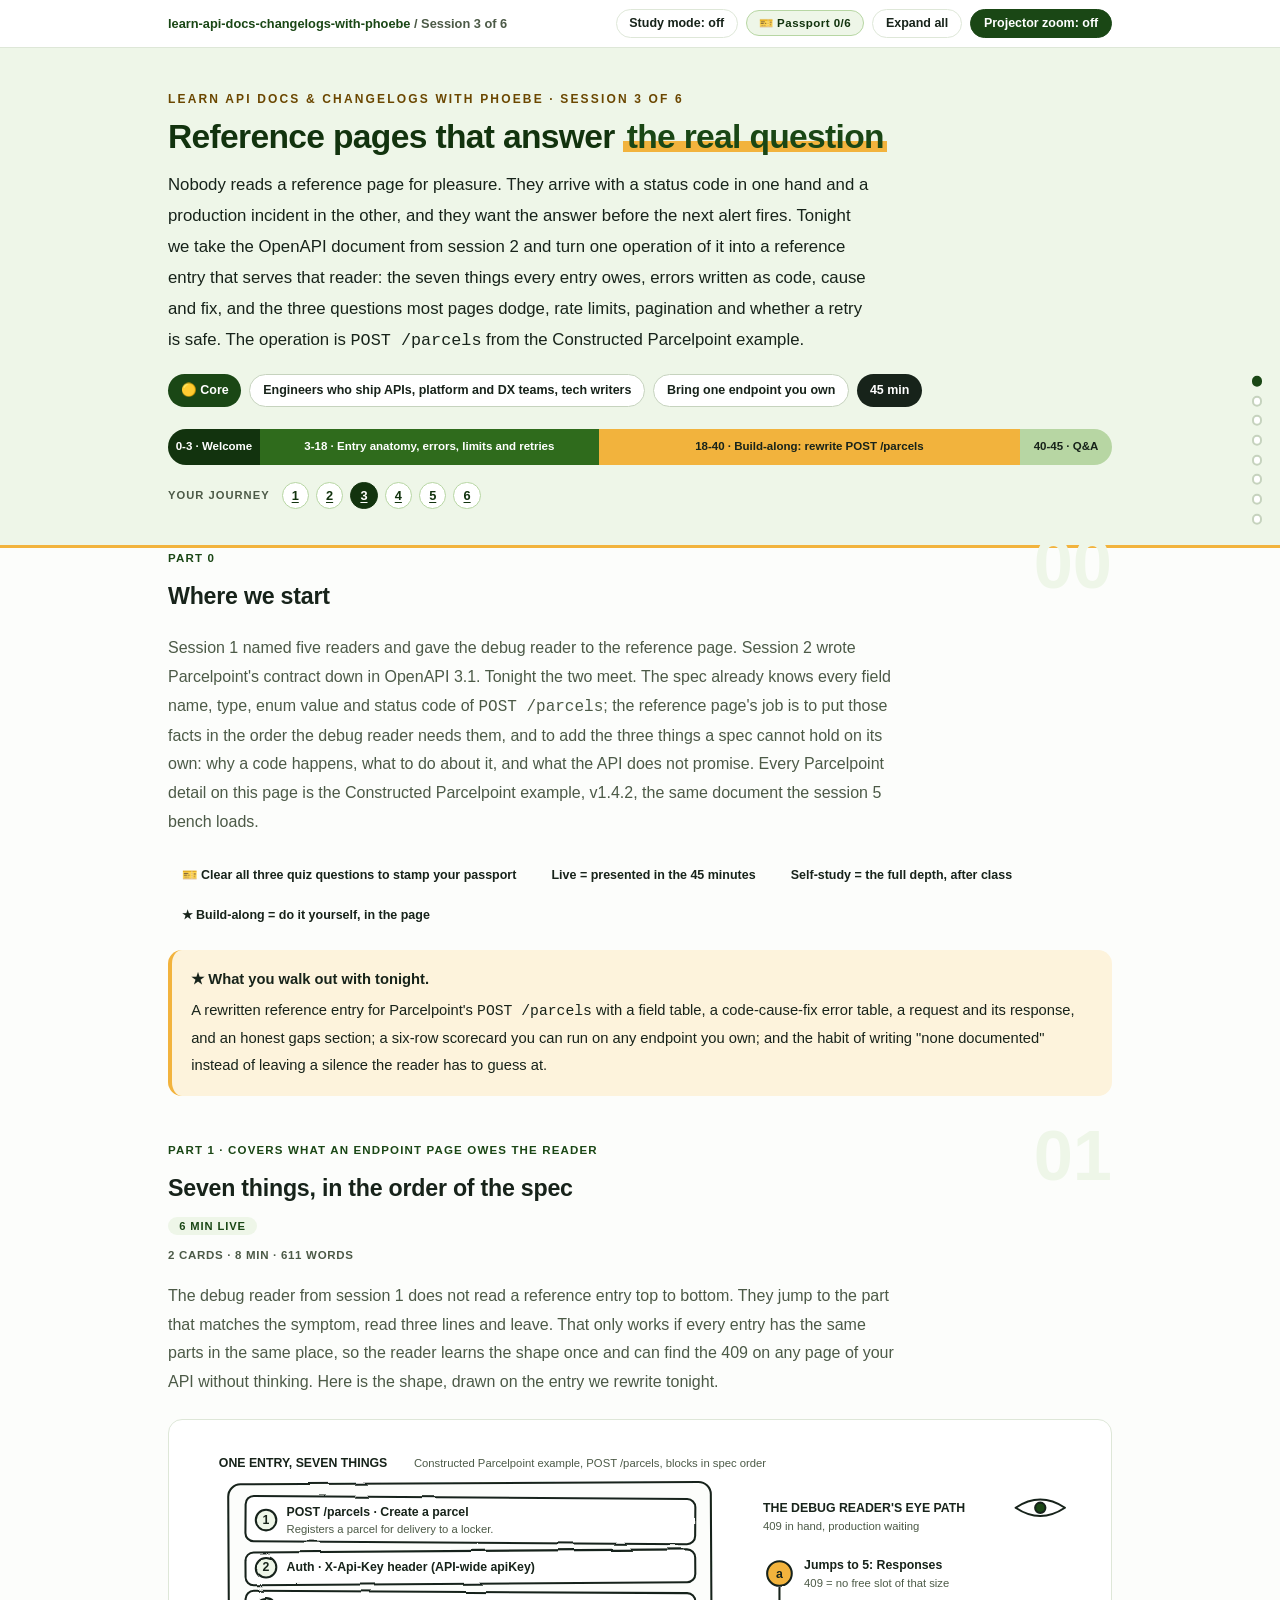
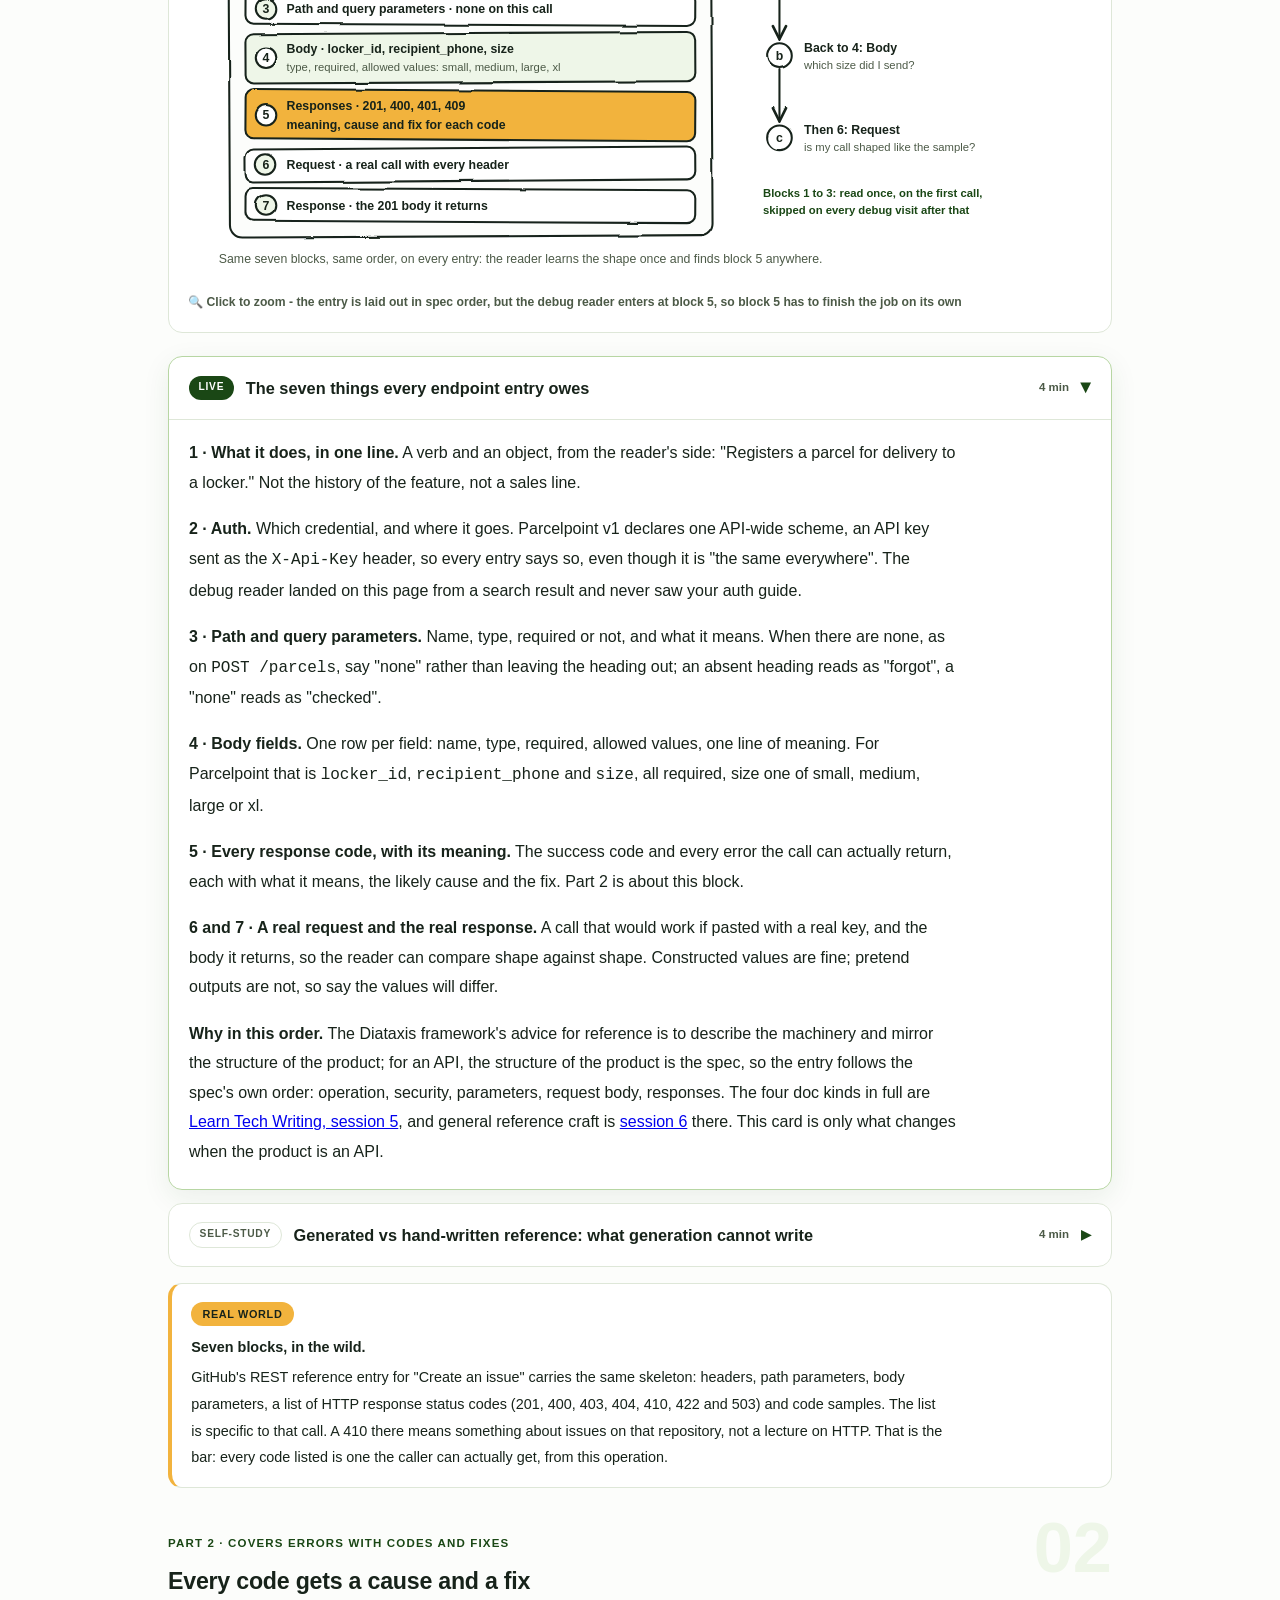
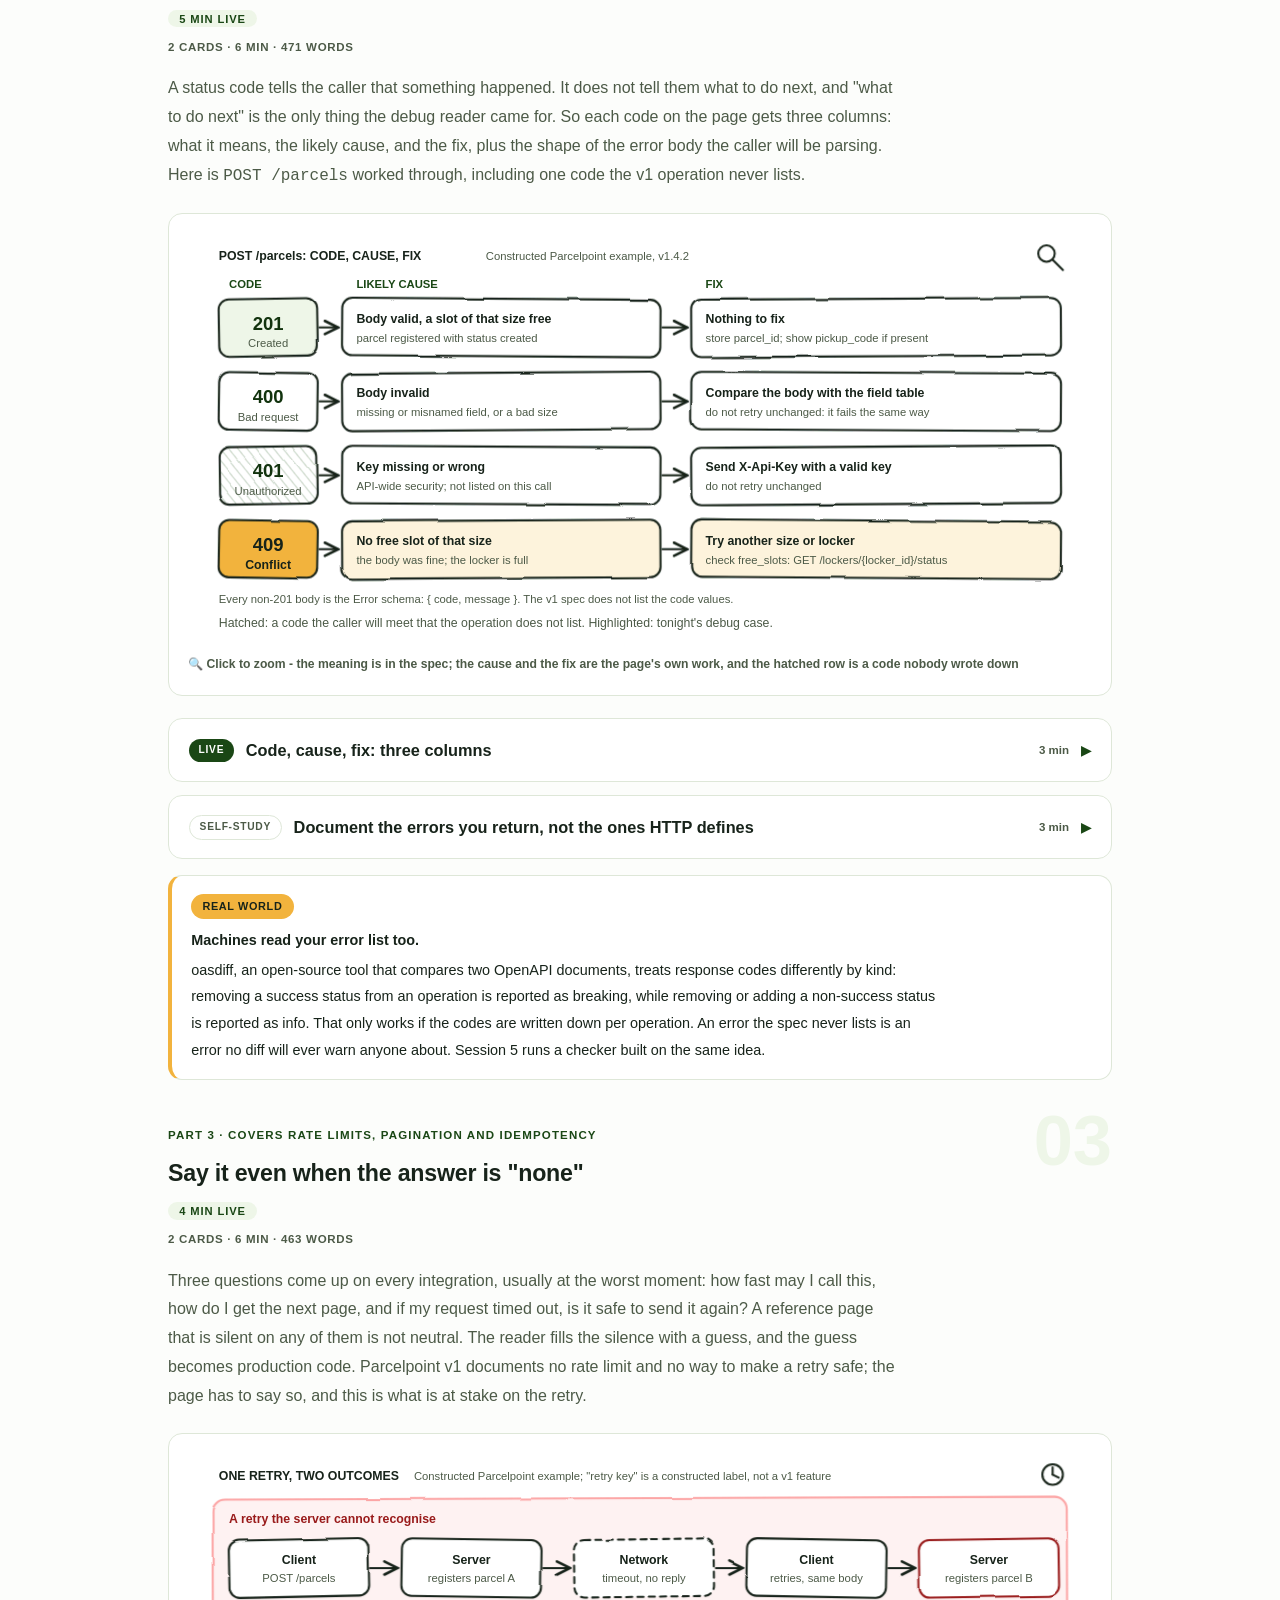
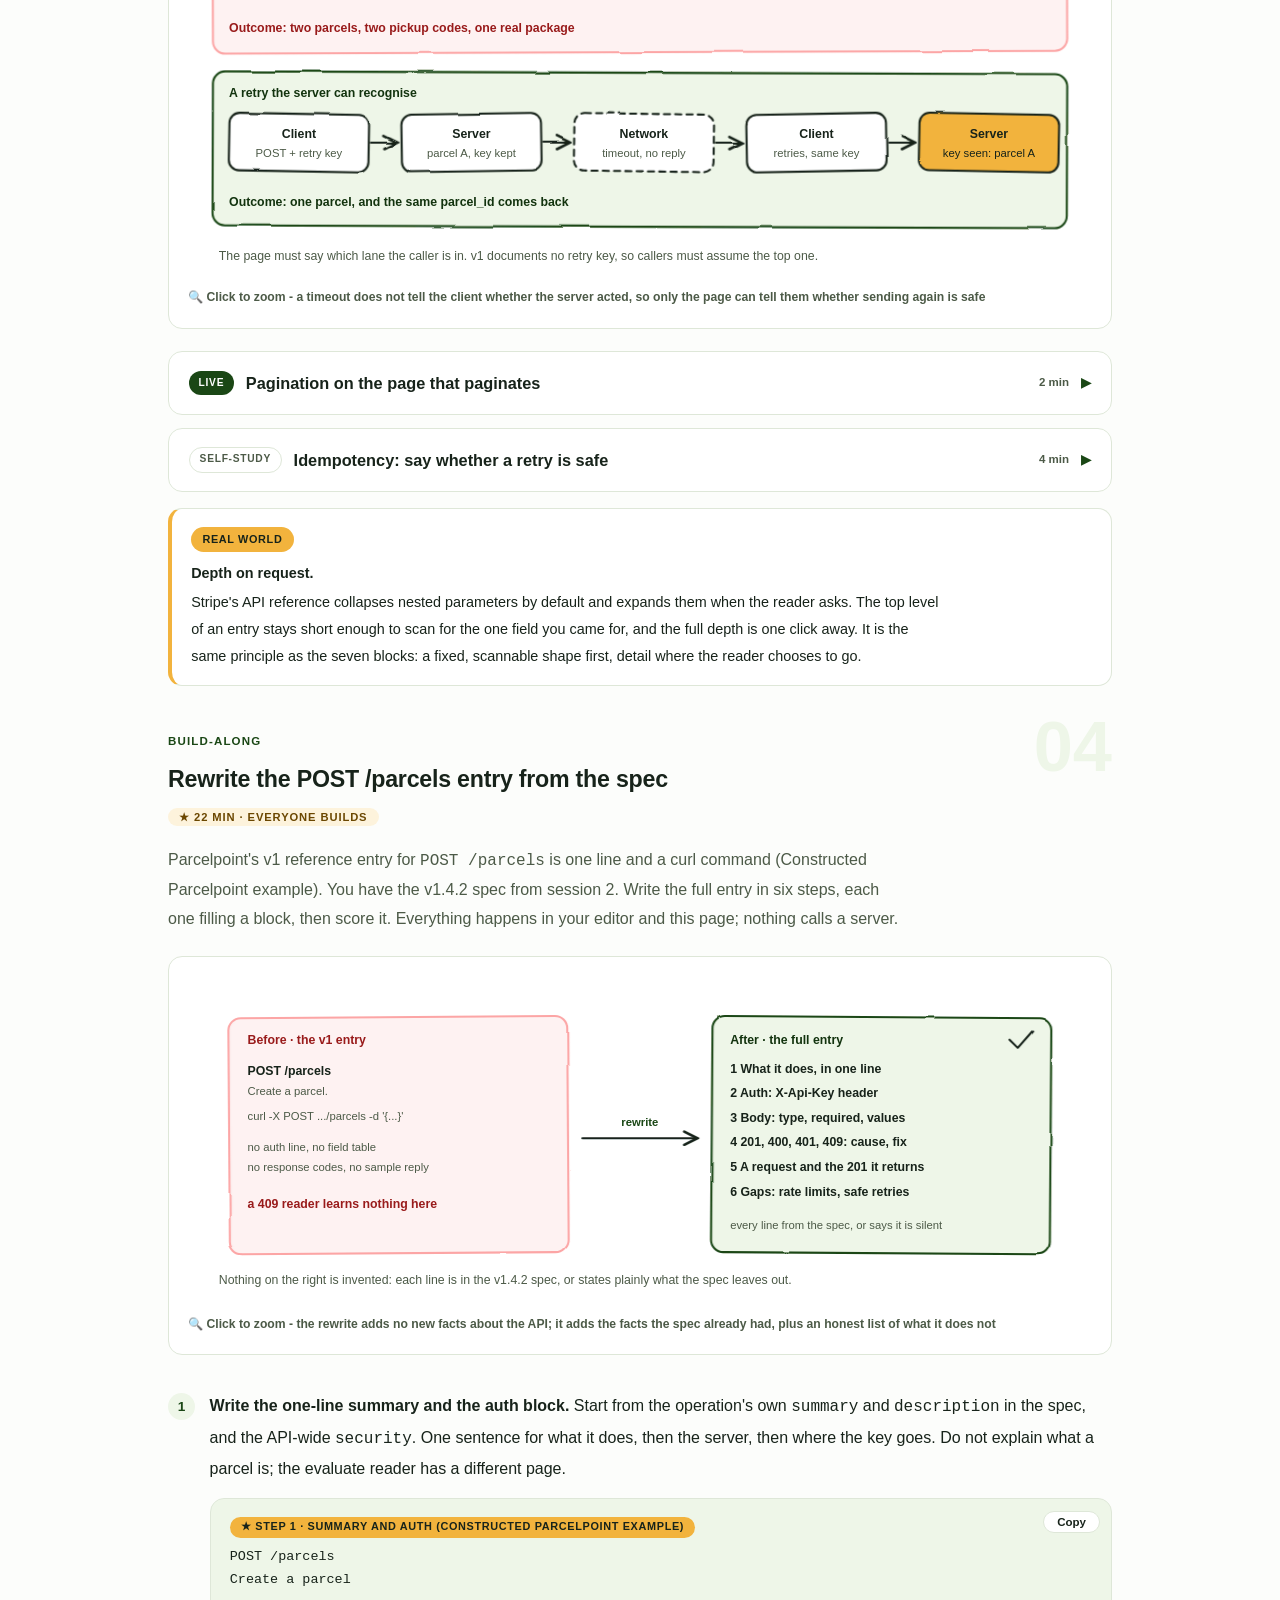
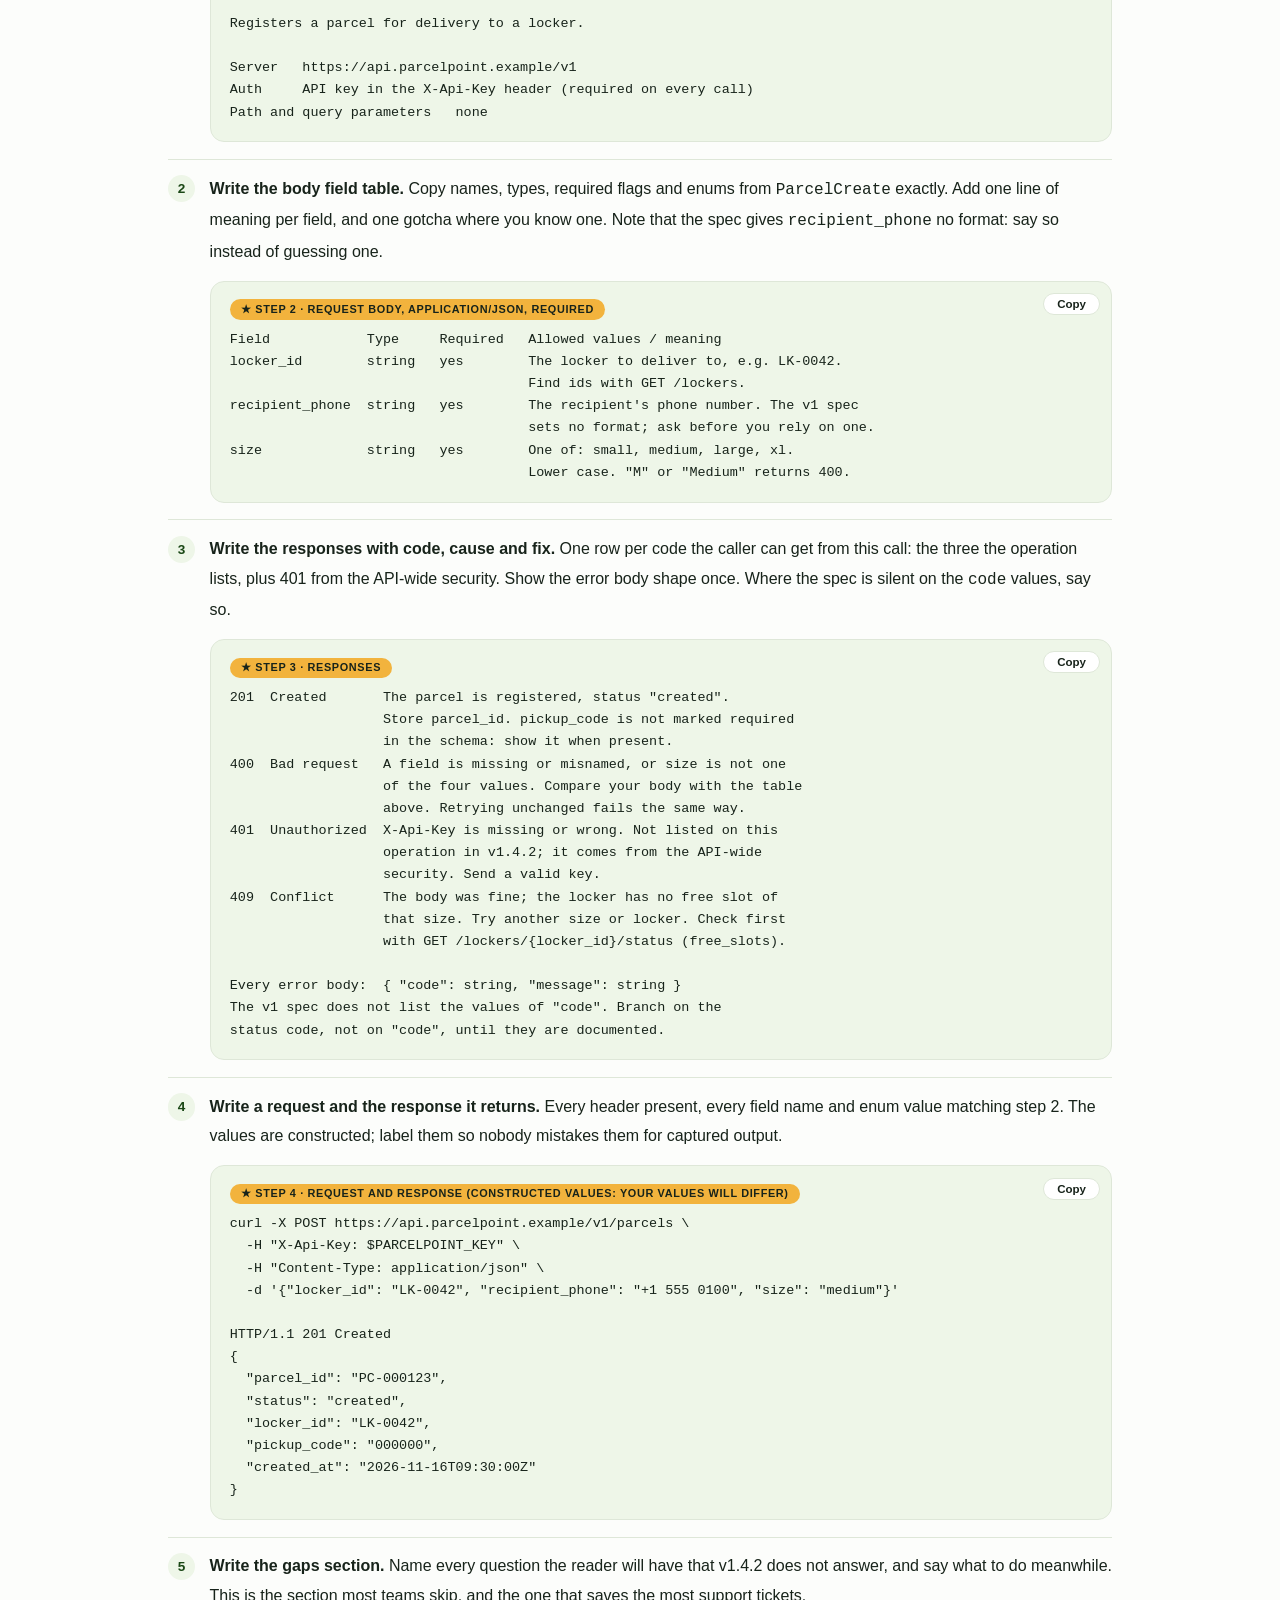
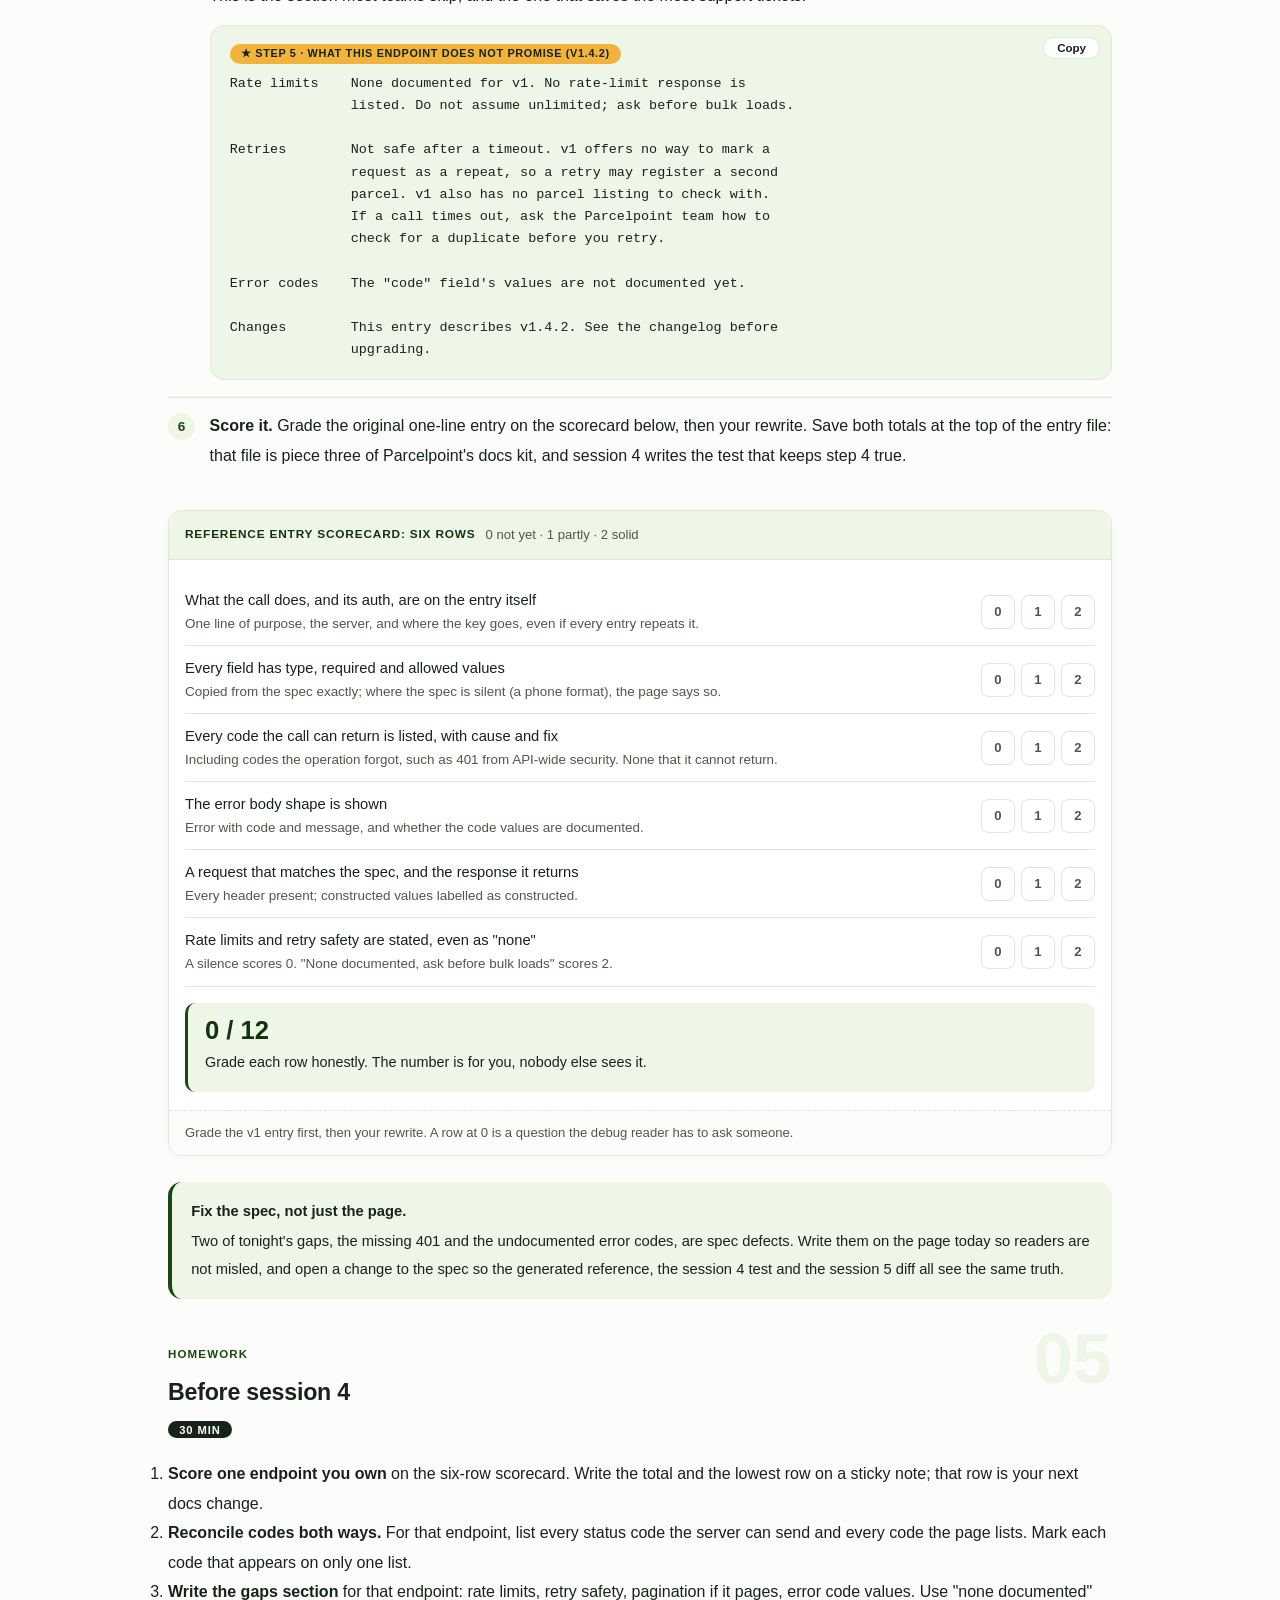
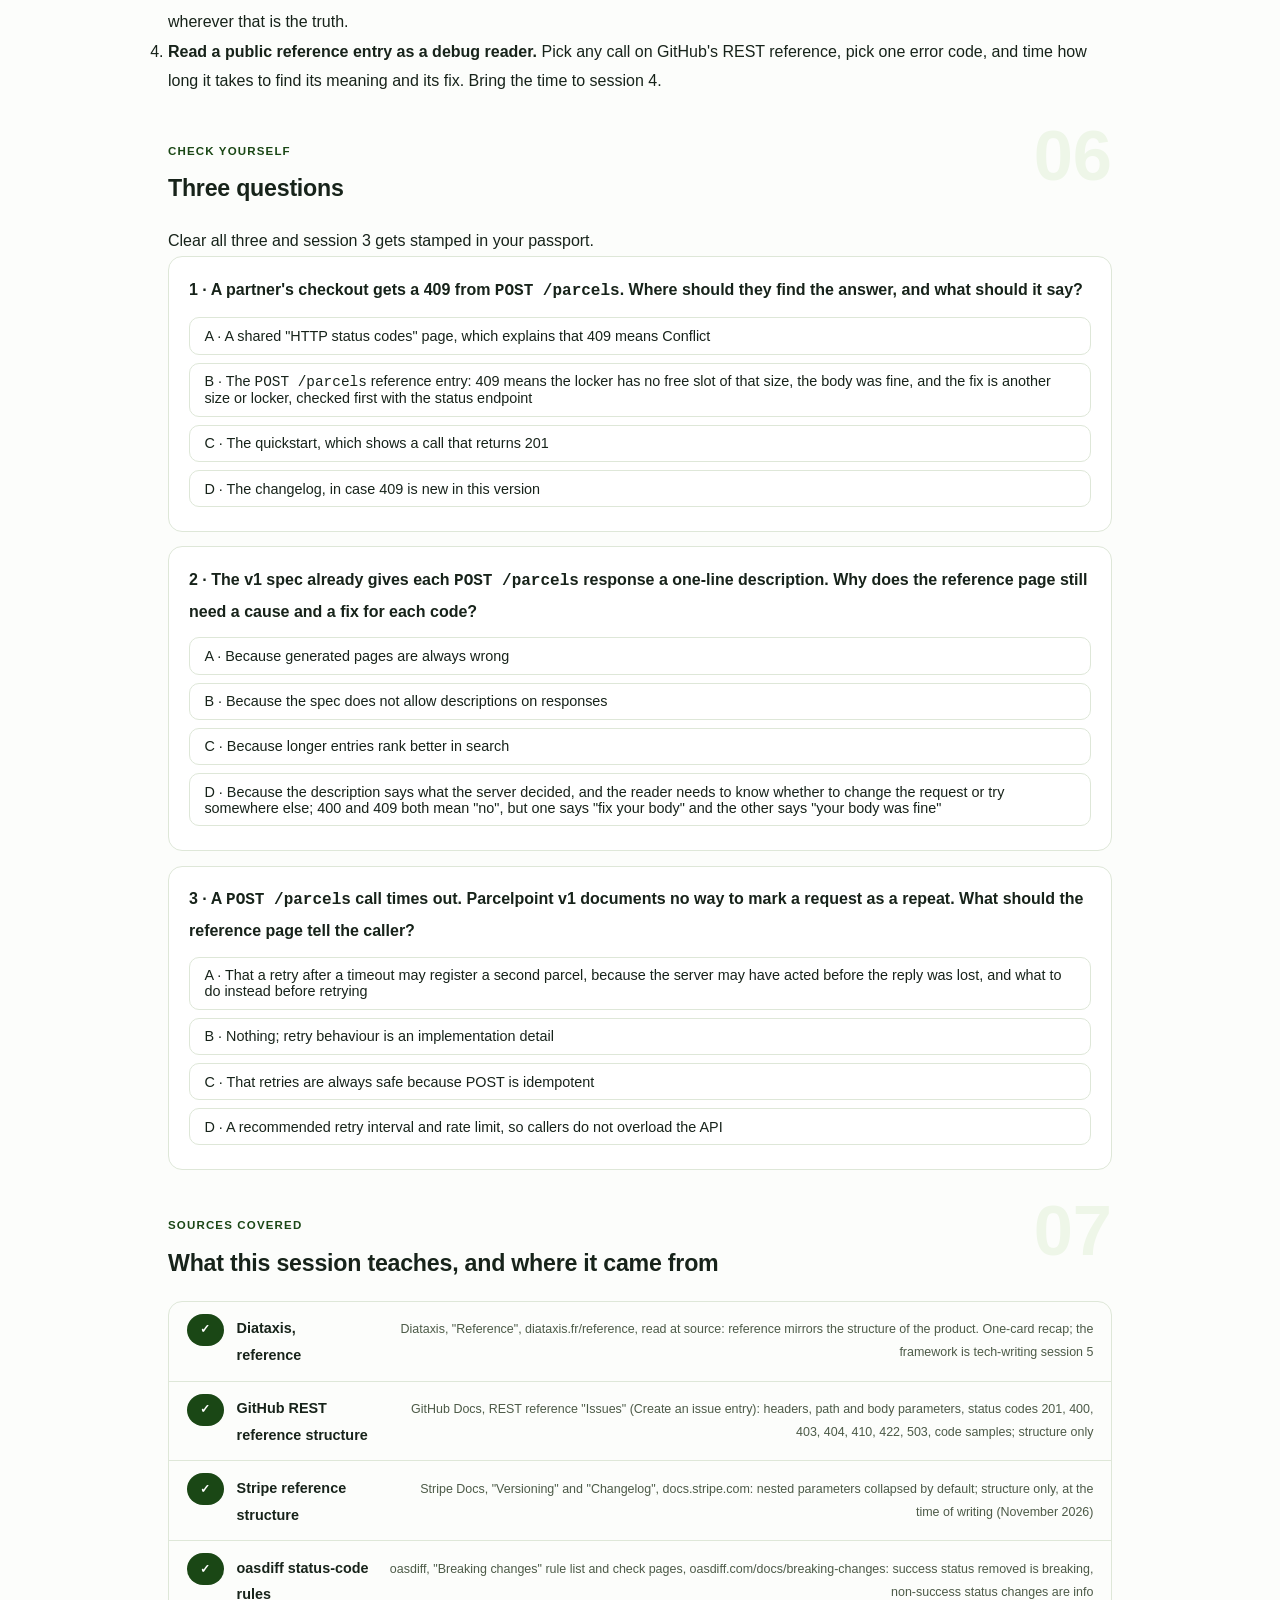
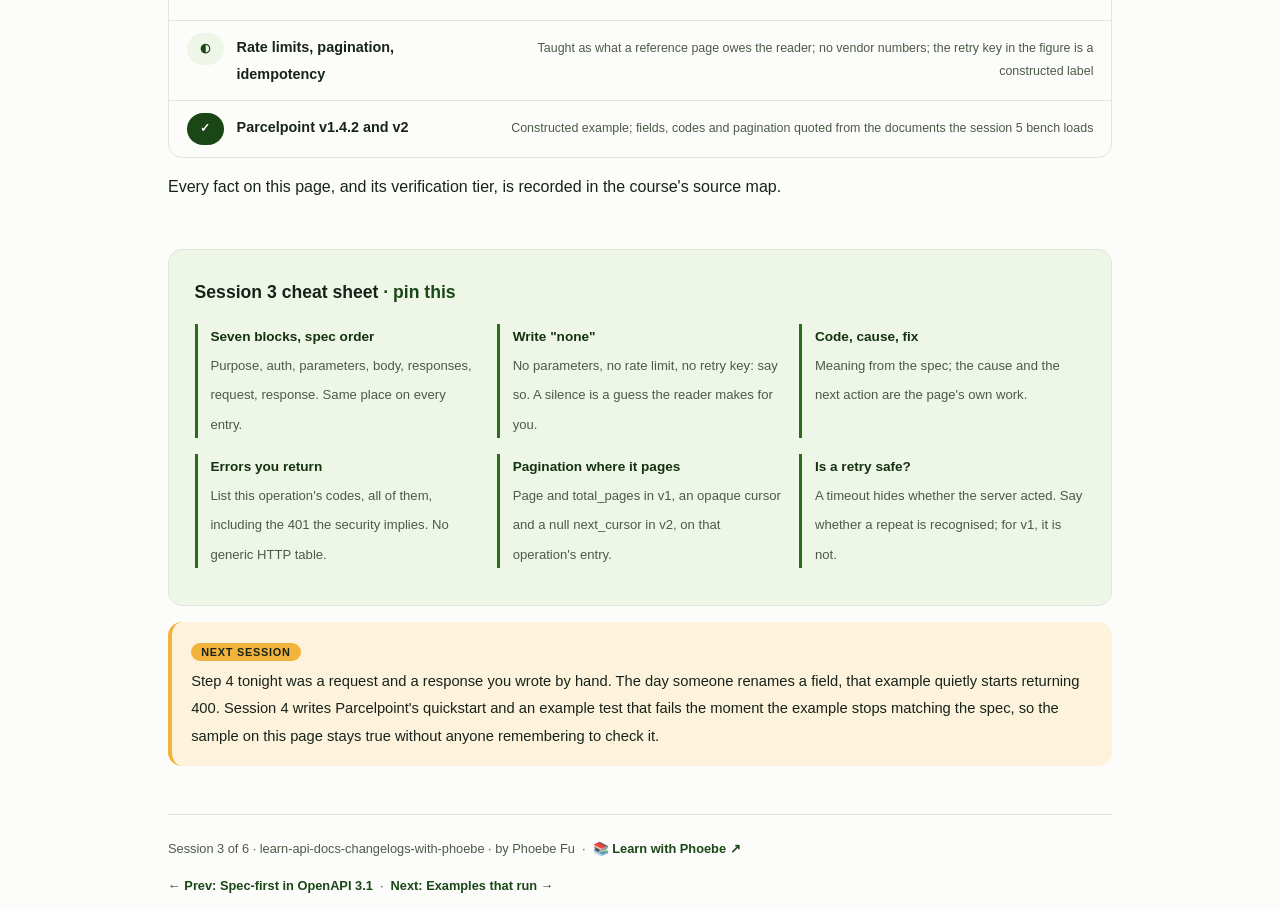
<file: courses/03-reference-pages.html>
<!DOCTYPE html>
<html lang="en">
<head>
<meta charset="UTF-8">
<meta name="viewport" content="width=device-width, initial-scale=1.0">
<!-- social:start -->
<meta name="description" content="Session 3 of 6. A reference page exists for the reader with a 409 in hand. The seven things every endpoint entry owes, errors written as code, cause and fix, what a page must say about rate limits, pagination and retries, and a rewrite of the constructed Parcelpoint POST /parcels entry.">
<meta property="og:type" content="article">
<meta property="og:site_name" content="Learn with Phoebe">
<meta property="og:title" content="Reference pages - learn api docs changelogs with phoebe">
<meta property="og:description" content="Session 3 of 6. The seven things every endpoint entry owes, code-cause-fix error tables, and saying plainly whether a retry is safe.">
<meta property="og:url" content="https://phoebefu6.github.io/learn-api-docs-changelogs-with-phoebe/courses/03-reference-pages.html">
<meta property="og:image" content="https://phoebefu6.github.io/learn-api-docs-changelogs-with-phoebe/assets/og-cover.png">
<meta property="og:image:width" content="1200">
<meta property="og:image:height" content="630">
<meta name="twitter:card" content="summary_large_image">
<meta name="twitter:title" content="Reference pages - learn api docs changelogs with phoebe">
<meta name="twitter:description" content="Session 3 of 6. Seven things per endpoint, code-cause-fix errors, and whether a retry is safe.">
<meta name="twitter:image" content="https://phoebefu6.github.io/learn-api-docs-changelogs-with-phoebe/assets/og-cover.png">
<!-- social:end -->
<title>Session 3 · Reference pages - learn api docs changelogs with phoebe</title>
<link rel="stylesheet" href="../assets/style.css?v=2">
</head>
<body>

<div class="toolbar">
  <div class="wrap">
    <span class="crumb"><a href="../index.html">learn-api-docs-changelogs-with-phoebe</a> / Session 3 of 6</span>
    <button class="btn" id="toggle-all" type="button">Expand all</button>
    <button class="btn primary" id="zoom-toggle" type="button">Projector zoom: off</button>
  </div>
</div>

<header class="masthead">
  <div class="wrap">
    <div class="eyebrow">Learn API Docs &amp; Changelogs with Phoebe · Session 3 of 6</div>
    <h1>Reference pages that answer <span class="accent">the real question</span></h1>
    <p class="sub">Nobody reads a reference page for pleasure. They arrive with a status code in one hand and a production incident in the other, and they want the answer before the next alert fires. Tonight we take the OpenAPI document from session 2 and turn one operation of it into a reference entry that serves that reader: the seven things every entry owes, errors written as code, cause and fix, and the three questions most pages dodge, rate limits, pagination and whether a retry is safe. The operation is <code>POST /parcels</code> from the Constructed Parcelpoint example.</p>
    <div class="chip-row">
      <span class="chip level">🟡 Core</span>
      <span class="chip audience">Engineers who ship APIs, platform and DX teams, tech writers</span>
      <span class="chip audience">Bring one endpoint you own</span>
      <span class="chip time">45 min</span>
    </div>
    <div class="agenda">
      <span class="a1" style="flex:1">0-3 · Welcome</span>
      <span class="a2" style="flex:4">3-18 · Entry anatomy, errors, limits and retries</span>
      <span class="a3" style="flex:5">18-40 · Build-along: rewrite POST /parcels</span>
      <span class="a4" style="flex:1">40-45 · Q&amp;A</span>
    </div>
  </div>
</header>

<main class="wrap">

  <section class="section" id="intro">
    <div class="section-kicker">
      <span class="klabel">Part 0</span>
      <h2>Where we start</h2>
    </div>
    <p class="lede">Session 1 named five readers and gave the debug reader to the reference page. Session 2 wrote Parcelpoint's contract down in OpenAPI 3.1. Tonight the two meet. The spec already knows every field name, type, enum value and status code of <code>POST /parcels</code>; the reference page's job is to put those facts in the order the debug reader needs them, and to add the three things a spec cannot hold on its own: why a code happens, what to do about it, and what the API does not promise. Every Parcelpoint detail on this page is the Constructed Parcelpoint example, v1.4.2, the same document the session 5 bench loads.</p>

    <div class="legend">
      <span class="pill">🎫 Clear all three quiz questions to stamp your passport</span>
      <span class="pill">Live = presented in the 45 minutes</span>
      <span class="pill">Self-study = the full depth, after class</span>
      <span class="pill">★ Build-along = do it yourself, in the page</span>
    </div>

    <div class="callout win">
      <p><strong>★ What you walk out with tonight.</strong> A rewritten reference entry for Parcelpoint's <code>POST /parcels</code> with a field table, a code-cause-fix error table, a request and its response, and an honest gaps section; a six-row scorecard you can run on any endpoint you own; and the habit of writing "none documented" instead of leaving a silence the reader has to guess at.</p>
    </div>
  </section>

  <section class="section" id="part-1">
    <div class="section-kicker">
      <span class="klabel">Part 1 · covers what an endpoint page owes the reader</span>
      <h2>Seven things, in the order of the spec</h2>
      <span class="tag concept">6 min live</span>
    </div>
    <p class="lede">The debug reader from session 1 does not read a reference entry top to bottom. They jump to the part that matches the symptom, read three lines and leave. That only works if every entry has the same parts in the same place, so the reader learns the shape once and can find the 409 on any page of your API without thinking. Here is the shape, drawn on the entry we rewrite tonight.</p>

    <figure class="zoomable">
      <svg viewBox="0 0 880 430" xmlns="http://www.w3.org/2000/svg" role="img" aria-label="A wireframe of the POST /parcels reference entry in seven blocks, in spec order: 1 the one-line summary, 2 auth with the X-Api-Key header, 3 path and query parameters (none on this call), 4 the body fields locker_id, recipient_phone and size with type, required and allowed values, 5 the responses 201, 400, 401 and 409 with meaning, cause and fix, 6 a real request, 7 the 201 response body. Block 5 is highlighted. Beside it, the debug reader's eye path: they jump first to block 5 to read what 409 means, then back to block 4 to check the size they sent, then to block 6 to compare their call with the sample.">
        <defs>
          <filter id="s3aSk" x="-3%" y="-3%" width="106%" height="106%"><feTurbulence type="fractalNoise" baseFrequency="0.02" numOctaves="2" seed="53" result="n"/><feDisplacementMap in="SourceGraphic" in2="n" scale="2.4" xChannelSelector="R" yChannelSelector="G"/></filter>
          <pattern id="s3aHc" patternUnits="userSpaceOnUse" width="7" height="7" patternTransform="rotate(-38)"><line x1="0" y1="0" x2="0" y2="7" stroke="#1A4715" stroke-width="1" opacity=".5"/></pattern>
          <marker id="s3aAr" viewBox="0 0 10 10" refX="9" refY="5" markerWidth="8" markerHeight="8" orient="auto"><path d="M1 1 L9 5 L1 9" fill="none" stroke="#17231A" stroke-width="1.6" stroke-linecap="round"/></marker>
        </defs>
        <style>
          .s3aH { font: 800 12px Inter, sans-serif; fill: #17231A; }
          .s3aL { font: 600 12px Inter, sans-serif; fill: #17231A; }
          .s3aS { font: 400 11px Inter, sans-serif; fill: #4C5A47; }
          .s3aB { font: 800 11px Inter, sans-serif; fill: #6B4700; }
          .s3aA { font: 700 11px Inter, sans-serif; fill: #1A4715; }
          .s3aN { font: 400 12px Inter, sans-serif; fill: #4C5A47; }
        </style>

        <text class="s3aH" x="30" y="26">ONE ENTRY, SEVEN THINGS</text>
        <text class="s3aS" x="220" y="26">Constructed Parcelpoint example, POST /parcels, blocks in spec order</text>

        <g filter="url(#s3aSk)" fill="none" stroke="#17231A" stroke-width="2" stroke-linecap="round" stroke-linejoin="round">
          <rect x="40" y="42" width="470" height="344" rx="12" transform="rotate(-0.3 275 214)" fill="#FCFDFB"/>
          <rect x="56" y="56" width="438" height="44" rx="8" transform="rotate(0.4 275 78)" fill="#FFFFFF"/>
          <rect x="56" y="108" width="438" height="32" rx="8" transform="rotate(-0.4 275 124)" fill="#FFFFFF"/>
          <rect x="56" y="148" width="438" height="32" rx="8" transform="rotate(0.3 275 164)" fill="#FFFFFF"/>
          <rect x="56" y="188" width="438" height="48" rx="8" transform="rotate(-0.3 275 212)" fill="#EEF6E8"/>
          <rect x="56" y="244" width="438" height="48" rx="8" transform="rotate(0.4 275 268)" fill="#F2B33D"/>
          <rect x="56" y="300" width="438" height="32" rx="8" transform="rotate(-0.4 275 316)" fill="#FFFFFF"/>
          <rect x="56" y="340" width="438" height="32" rx="8" transform="rotate(0.3 275 356)" fill="#FFFFFF"/>
          <circle cx="76" cy="78" r="10" fill="#EEF6E8"/>
          <circle cx="76" cy="124" r="10" fill="#EEF6E8"/>
          <circle cx="76" cy="164" r="10" fill="#EEF6E8"/>
          <circle cx="76" cy="212" r="10" fill="#FFFFFF"/>
          <circle cx="76" cy="268" r="10" fill="#FFFFFF"/>
          <circle cx="76" cy="316" r="10" fill="#EEF6E8"/>
          <circle cx="76" cy="356" r="10" fill="#EEF6E8"/>
          <!-- eye doodle -->
          <path d="M806 66 Q830 50 854 66 Q830 82 806 66"/>
          <circle cx="830" cy="66" r="5" fill="#1A4715"/>
          <!-- eye path -->
          <circle cx="576" cy="130" r="12" fill="#F2B33D"/>
          <circle cx="576" cy="210" r="12" fill="#FFFFFF"/>
          <circle cx="576" cy="290" r="12" fill="#FFFFFF"/>
          <path d="M576 144 L576 194" marker-end="url(#s3aAr)"/>
          <path d="M576 224 L576 274" marker-end="url(#s3aAr)"/>
        </g>

        <text class="s3aH" x="76" y="82" text-anchor="middle">1</text>
        <text class="s3aH" x="76" y="128" text-anchor="middle">2</text>
        <text class="s3aH" x="76" y="168" text-anchor="middle">3</text>
        <text class="s3aH" x="76" y="216" text-anchor="middle">4</text>
        <text class="s3aH" x="76" y="272" text-anchor="middle">5</text>
        <text class="s3aH" x="76" y="320" text-anchor="middle">6</text>
        <text class="s3aH" x="76" y="360" text-anchor="middle">7</text>

        <text class="s3aL" x="96" y="74">POST /parcels · Create a parcel</text>
        <text class="s3aS" x="96" y="91">Registers a parcel for delivery to a locker.</text>
        <text class="s3aL" x="96" y="128">Auth · X-Api-Key header (API-wide apiKey)</text>
        <text class="s3aL" x="96" y="168">Path and query parameters · none on this call</text>
        <text class="s3aL" x="96" y="207">Body · locker_id, recipient_phone, size</text>
        <text class="s3aS" x="96" y="225">type, required, allowed values: small, medium, large, xl</text>
        <text class="s3aL" x="96" y="263">Responses · 201, 400, 401, 409</text>
        <text class="s3aL" x="96" y="281">meaning, cause and fix for each code</text>
        <text class="s3aL" x="96" y="320">Request · a real call with every header</text>
        <text class="s3aL" x="96" y="360">Response · the 201 body it returns</text>

        <text class="s3aH" x="560" y="70">THE DEBUG READER'S EYE PATH</text>
        <text class="s3aS" x="560" y="88">409 in hand, production waiting</text>

        <text class="s3aH" x="576" y="134" text-anchor="middle">a</text>
        <text class="s3aH" x="576" y="214" text-anchor="middle">b</text>
        <text class="s3aH" x="576" y="294" text-anchor="middle">c</text>
        <text class="s3aL" x="600" y="126">Jumps to 5: Responses</text>
        <text class="s3aS" x="600" y="143">409 = no free slot of that size</text>
        <text class="s3aL" x="600" y="206">Back to 4: Body</text>
        <text class="s3aS" x="600" y="223">which size did I send?</text>
        <text class="s3aL" x="600" y="286">Then 6: Request</text>
        <text class="s3aS" x="600" y="303">is my call shaped like the sample?</text>
        <text class="s3aA" x="560" y="348">Blocks 1 to 3: read once, on the first call,</text>
        <text class="s3aA" x="560" y="364">skipped on every debug visit after that</text>

        <text class="s3aN" x="30" y="412">Same seven blocks, same order, on every entry: the reader learns the shape once and finds block 5 anywhere.</text>
      </svg>
      <figcaption>🔍 Click to zoom - the entry is laid out in spec order, but the debug reader enters at block 5, so block 5 has to finish the job on its own</figcaption>
    </figure>

    <details class="card" open>
      <summary><span class="mode live">Live</span>The seven things every endpoint entry owes<span class="mini">4 min</span><span class="caret">▶</span></summary>
      <div class="body">
        <p><strong>1 · What it does, in one line.</strong> A verb and an object, from the reader's side: "Registers a parcel for delivery to a locker." Not the history of the feature, not a sales line.</p>
        <p><strong>2 · Auth.</strong> Which credential, and where it goes. Parcelpoint v1 declares one API-wide scheme, an API key sent as the <code>X-Api-Key</code> header, so every entry says so, even though it is "the same everywhere". The debug reader landed on this page from a search result and never saw your auth guide.</p>
        <p><strong>3 · Path and query parameters.</strong> Name, type, required or not, and what it means. When there are none, as on <code>POST /parcels</code>, say "none" rather than leaving the heading out; an absent heading reads as "forgot", a "none" reads as "checked".</p>
        <p><strong>4 · Body fields.</strong> One row per field: name, type, required, allowed values, one line of meaning. For Parcelpoint that is <code>locker_id</code>, <code>recipient_phone</code> and <code>size</code>, all required, size one of small, medium, large or xl.</p>
        <p><strong>5 · Every response code, with its meaning.</strong> The success code and every error the call can actually return, each with what it means, the likely cause and the fix. Part 2 is about this block.</p>
        <p><strong>6 and 7 · A real request and the real response.</strong> A call that would work if pasted with a real key, and the body it returns, so the reader can compare shape against shape. Constructed values are fine; pretend outputs are not, so say the values will differ.</p>
        <p><strong>Why in this order.</strong> The Diataxis framework's advice for reference is to describe the machinery and mirror the structure of the product; for an API, the structure of the product is the spec, so the entry follows the spec's own order: operation, security, parameters, request body, responses. The four doc kinds in full are <a href="https://phoebefu6.github.io/learn-tech-writing-with-phoebe/courses/05-diataxis.html">Learn Tech Writing, session 5</a>, and general reference craft is <a href="https://phoebefu6.github.io/learn-tech-writing-with-phoebe/courses/06-reference-adrs-changelogs.html">session 6</a> there. This card is only what changes when the product is an API.</p>
      </div>
    </details>

    <details class="card">
      <summary><span class="mode self">Self-study</span>Generated vs hand-written reference: what generation cannot write<span class="mini">4 min</span><span class="caret">▶</span></summary>
      <div class="body">
        <p>Reference renderers that turn an OpenAPI document into pages exist in many flavours, and they are a good idea: blocks 2 to 7 come straight out of the spec, so they cannot drift from it. Generate those. But look at what the Parcelpoint v1.4.2 spec actually holds for the 409: the description "The locker has no free slot of that size." and a pointer to the Error schema. That is the meaning. Three things are missing, and no generator can invent them.</p>
        <p><strong>The why.</strong> Why would a locker have no free slot when the caller's request was fine? The answer (other traffic into the same locker, slots held by reservations, whatever is true for this API) lives in someone's head on the API team, not in the schema. The page needs that sentence, confirmed by the people who run the service.</p>
        <p><strong>The fix.</strong> "Try another size or another locker, and check free slots first with <code>GET /lockers/{locker_id}/status</code>." The spec knows that endpoint exists; it does not know it is the cure for this 409.</p>
        <p><strong>The gotcha.</strong> The Parcel schema marks only <code>parcel_id</code>, <code>status</code> and <code>locker_id</code> as required. <code>pickup_code</code> and <code>created_at</code> are not. A generated table will print that faithfully, and the reader will still write <code>parcel.pickup_code</code> without a null check, because nothing told them when it can be absent. The page should say when, or say the spec does not promise it.</p>
        <p>The working pattern: generate the skeleton from the spec, and keep the why, the fix and the gotcha in the spec's own <code>description</code> fields where you can, so they travel with the contract instead of living in a page that drifts. Session 4 adds the test that keeps the examples honest.</p>
      </div>
    </details>

    <div class="callout example">
      <span class="ex-pill">Real world</span>
      <p><strong>Seven blocks, in the wild.</strong> GitHub's REST reference entry for "Create an issue" carries the same skeleton: headers, path parameters, body parameters, a list of HTTP response status codes (201, 400, 403, 404, 410, 422 and 503) and code samples. The list is specific to that call. A 410 there means something about issues on that repository, not a lecture on HTTP. That is the bar: every code listed is one the caller can actually get, from this operation.</p>
    </div>
  </section>

  <section class="section" id="part-2">
    <div class="section-kicker">
      <span class="klabel">Part 2 · covers errors with codes and fixes</span>
      <h2>Every code gets a cause and a fix</h2>
      <span class="tag concept">5 min live</span>
    </div>
    <p class="lede">A status code tells the caller that something happened. It does not tell them what to do next, and "what to do next" is the only thing the debug reader came for. So each code on the page gets three columns: what it means, the likely cause, and the fix, plus the shape of the error body the caller will be parsing. Here is <code>POST /parcels</code> worked through, including one code the v1 operation never lists.</p>

    <figure class="zoomable">
      <svg viewBox="0 0 880 400" xmlns="http://www.w3.org/2000/svg" role="img" aria-label="A decision table for POST /parcels in the Constructed Parcelpoint example, v1.4.2. 201 Created: body valid and a slot of that size free; nothing to fix, store parcel_id and show pickup_code if present. 400 Bad request: a missing or misnamed field or a size outside the enum; compare the body with the field table and do not retry unchanged. 401 Unauthorized, hatched because the operation does not list it: key missing or wrong, coming from the API-wide security; send X-Api-Key with a valid key. 409 Conflict, highlighted: no free slot of that size although the body was fine; try another size or locker and check free_slots first. Every non-201 body is the Error schema with code and message, and v1 does not list the code values.">
        <defs>
          <filter id="s3bSk" x="-3%" y="-3%" width="106%" height="106%"><feTurbulence type="fractalNoise" baseFrequency="0.02" numOctaves="2" seed="61" result="n"/><feDisplacementMap in="SourceGraphic" in2="n" scale="2.4" xChannelSelector="R" yChannelSelector="G"/></filter>
          <pattern id="s3bHc" patternUnits="userSpaceOnUse" width="7" height="7" patternTransform="rotate(-38)"><line x1="0" y1="0" x2="0" y2="7" stroke="#1A4715" stroke-width="1" opacity=".5"/></pattern>
          <marker id="s3bAr" viewBox="0 0 10 10" refX="9" refY="5" markerWidth="8" markerHeight="8" orient="auto"><path d="M1 1 L9 5 L1 9" fill="none" stroke="#17231A" stroke-width="1.6" stroke-linecap="round"/></marker>
        </defs>
        <style>
          .s3bH { font: 800 12px Inter, sans-serif; fill: #17231A; }
          .s3bL { font: 600 12px Inter, sans-serif; fill: #17231A; }
          .s3bS { font: 400 11px Inter, sans-serif; fill: #4C5A47; }
          .s3bA { font: 700 11px Inter, sans-serif; fill: #1A4715; }
          .s3bV { font: 800 18px Inter, sans-serif; fill: #12330E; }
          .s3bK { font: 800 18px Inter, sans-serif; fill: #17231A; }
          .s3bN { font: 400 12px Inter, sans-serif; fill: #4C5A47; }
        </style>

        <text class="s3bH" x="30" y="26">POST /parcels: CODE, CAUSE, FIX</text>
        <text class="s3bS" x="290" y="26">Constructed Parcelpoint example, v1.4.2</text>

        <text class="s3bA" x="40" y="54">CODE</text>
        <text class="s3bA" x="164" y="54">LIKELY CAUSE</text>
        <text class="s3bA" x="504" y="54">FIX</text>

        <g filter="url(#s3bSk)" fill="none" stroke="#17231A" stroke-width="2" stroke-linecap="round" stroke-linejoin="round">
          <!-- magnifier doodle -->
          <circle cx="836" cy="20" r="8"/>
          <path d="M842 26 L852 36"/>
          <!-- row 201 -->
          <rect x="30" y="64" width="96" height="56" rx="10" transform="rotate(-1 78 92)" fill="#EEF6E8"/>
          <rect x="150" y="64" width="310" height="56" rx="10" transform="rotate(0.4 305 92)" fill="#FFFFFF"/>
          <rect x="490" y="64" width="360" height="56" rx="10" transform="rotate(-0.3 670 92)" fill="#FFFFFF"/>
          <path d="M128 92 L146 92" marker-end="url(#s3bAr)"/>
          <path d="M462 92 L486 92" marker-end="url(#s3bAr)"/>
          <!-- row 400 -->
          <rect x="30" y="136" width="96" height="56" rx="10" transform="rotate(0.8 78 164)" fill="#FFFFFF"/>
          <rect x="150" y="136" width="310" height="56" rx="10" transform="rotate(-0.4 305 164)" fill="#FFFFFF"/>
          <rect x="490" y="136" width="360" height="56" rx="10" transform="rotate(0.3 670 164)" fill="#FFFFFF"/>
          <path d="M128 164 L146 164" marker-end="url(#s3bAr)"/>
          <path d="M462 164 L486 164" marker-end="url(#s3bAr)"/>
          <!-- row 401 -->
          <rect x="30" y="208" width="96" height="56" rx="10" transform="rotate(-0.8 78 236)" fill="url(#s3bHc)"/>
          <rect x="150" y="208" width="310" height="56" rx="10" transform="rotate(0.3 305 236)" fill="#FFFFFF"/>
          <rect x="490" y="208" width="360" height="56" rx="10" transform="rotate(-0.4 670 236)" fill="#FFFFFF"/>
          <path d="M128 236 L146 236" marker-end="url(#s3bAr)"/>
          <path d="M462 236 L486 236" marker-end="url(#s3bAr)"/>
          <!-- row 409 -->
          <rect x="30" y="280" width="96" height="56" rx="10" transform="rotate(1 78 308)" fill="#F2B33D"/>
          <rect x="150" y="280" width="310" height="56" rx="10" transform="rotate(-0.3 305 308)" fill="#FDF3DC"/>
          <rect x="490" y="280" width="360" height="56" rx="10" transform="rotate(0.4 670 308)" fill="#FDF3DC"/>
          <path d="M128 308 L146 308" marker-end="url(#s3bAr)"/>
          <path d="M462 308 L486 308" marker-end="url(#s3bAr)"/>
        </g>

        <text class="s3bV" x="78" y="94" text-anchor="middle">201</text>
        <text class="s3bS" x="78" y="111" text-anchor="middle">Created</text>
        <text class="s3bV" x="78" y="166" text-anchor="middle">400</text>
        <text class="s3bS" x="78" y="183" text-anchor="middle">Bad request</text>
        <text class="s3bV" x="78" y="238" text-anchor="middle">401</text>
        <text class="s3bS" x="78" y="255" text-anchor="middle">Unauthorized</text>
        <text class="s3bK" x="78" y="310" text-anchor="middle">409</text>
        <text class="s3bL" x="78" y="327" text-anchor="middle">Conflict</text>

        <text class="s3bL" x="164" y="88">Body valid, a slot of that size free</text>
        <text class="s3bS" x="164" y="106">parcel registered with status created</text>
        <text class="s3bL" x="164" y="160">Body invalid</text>
        <text class="s3bS" x="164" y="178">missing or misnamed field, or a bad size</text>
        <text class="s3bL" x="164" y="232">Key missing or wrong</text>
        <text class="s3bS" x="164" y="250">API-wide security; not listed on this call</text>
        <text class="s3bL" x="164" y="304">No free slot of that size</text>
        <text class="s3bS" x="164" y="322">the body was fine; the locker is full</text>

        <text class="s3bL" x="504" y="88">Nothing to fix</text>
        <text class="s3bS" x="504" y="106">store parcel_id; show pickup_code if present</text>
        <text class="s3bL" x="504" y="160">Compare the body with the field table</text>
        <text class="s3bS" x="504" y="178">do not retry unchanged: it fails the same way</text>
        <text class="s3bL" x="504" y="232">Send X-Api-Key with a valid key</text>
        <text class="s3bS" x="504" y="250">do not retry unchanged</text>
        <text class="s3bL" x="504" y="304">Try another size or locker</text>
        <text class="s3bS" x="504" y="322">check free_slots: GET /lockers/{locker_id}/status</text>

        <text class="s3bS" x="30" y="360">Every non-201 body is the Error schema: { code, message }. The v1 spec does not list the code values.</text>
        <text class="s3bN" x="30" y="384">Hatched: a code the caller will meet that the operation does not list. Highlighted: tonight's debug case.</text>
      </svg>
      <figcaption>🔍 Click to zoom - the meaning is in the spec; the cause and the fix are the page's own work, and the hatched row is a code nobody wrote down</figcaption>
    </figure>

    <details class="card">
      <summary><span class="mode live">Live</span>Code, cause, fix: three columns<span class="mini">3 min</span><span class="caret">▶</span></summary>
      <div class="body">
        <p><strong>Meaning</strong> is what the server decided. The spec already has it: "The locker has no free slot of that size." <strong>Cause</strong> is what the caller probably did, or what happened in the world, to get there: their request was fine, and the locker filled up. <strong>Fix</strong> is the next action, written as an instruction: try another size or locker, and check free slots first.</p>
        <p>The cause column is what separates 400 from 409 for a tired reader. Both are "it did not work". One means "your request is wrong, change it"; the other means "your request is right, the world said no". A caller who cannot tell them apart will either retry a 400 forever or rewrite a body that was never broken.</p>
        <p>Then the body. Every Parcelpoint error, whatever the code, comes back as the <code>Error</code> schema: an object with a <code>code</code> string and a <code>message</code> string, both required. The page shows that shape once per entry, because the caller's error handler parses it. One honest gap shows up straight away: v1 says <code>code</code> is a string but never lists which strings. A caller who wants to branch on "no free slot" versus "unknown locker" has nothing to branch on. The reference page should list the values, or say plainly that they are not yet documented and the caller should branch on the status code.</p>
        <p>How the <code>message</code> itself should be worded, so a human can act on it, is its own craft, and it lives in <a href="https://phoebefu6.github.io/learn-tech-writing-with-phoebe/courses/91-error-messages.html">Learn Tech Writing, error messages</a>. Here we only make sure the page has a place for each code and says what to do.</p>
      </div>
    </details>

    <details class="card">
      <summary><span class="mode self">Self-study</span>Document the errors you return, not the ones HTTP defines<span class="mini">3 min</span><span class="caret">▶</span></summary>
      <div class="body">
        <p>A tempting shortcut is a shared table of every HTTP status code, linked from every entry. It answers nothing. The reader with a 409 on <code>POST /parcels</code> does not need to learn that 409 means Conflict in general; they need to know what conflicted, here. List the codes this operation returns, and only those.</p>
        <p>"Only those" cuts both ways. The v1.4.2 operation lists 201, 400 and 409. But the whole API sits behind <code>security: apiKey</code>, so a missing key on <code>POST /parcels</code> will get a refusal, and the operation never says which code. In the spec, <code>GET /lockers</code> lists a 401 with "Missing or invalid API key."; <code>POST /parcels</code> does not. The reference page should show 401 for this call, and the better fix is upstream: add the 401 response to the operation in the spec, so the generated page, the example test in session 4 and the bench in session 5 all see it.</p>
        <p>The same audit question works on any endpoint you own: for each code your server can send from this operation, is it on the page? For each code on the page, can the server actually send it? A mismatch in either direction is a defect.</p>
      </div>
    </details>

    <div class="callout example">
      <span class="ex-pill">Real world</span>
      <p><strong>Machines read your error list too.</strong> oasdiff, an open-source tool that compares two OpenAPI documents, treats response codes differently by kind: removing a success status from an operation is reported as breaking, while removing or adding a non-success status is reported as info. That only works if the codes are written down per operation. An error the spec never lists is an error no diff will ever warn anyone about. Session 5 runs a checker built on the same idea.</p>
    </div>
  </section>

  <section class="section" id="part-3">
    <div class="section-kicker">
      <span class="klabel">Part 3 · covers rate limits, pagination and idempotency</span>
      <h2>Say it even when the answer is "none"</h2>
      <span class="tag concept">4 min live</span>
    </div>
    <p class="lede">Three questions come up on every integration, usually at the worst moment: how fast may I call this, how do I get the next page, and if my request timed out, is it safe to send it again? A reference page that is silent on any of them is not neutral. The reader fills the silence with a guess, and the guess becomes production code. Parcelpoint v1 documents no rate limit and no way to make a retry safe; the page has to say so, and this is what is at stake on the retry.</p>

    <figure class="zoomable">
      <svg viewBox="0 0 880 412" xmlns="http://www.w3.org/2000/svg" role="img" aria-label="Two lanes showing one retry of POST /parcels. Top lane, a retry the server cannot recognise: the client sends POST /parcels, the server registers parcel A, the reply is lost to a timeout, the client retries the same body, the server registers parcel B; outcome two parcels and two pickup codes for one real package. Bottom lane, a retry the server can recognise: the client sends the request with a retry key, the server registers parcel A and keeps the key, the reply is lost, the client retries with the same key, the server sees the key and returns parcel A; outcome one parcel. The retry key label is constructed; Parcelpoint v1 documents no such key, so a caller must assume the top lane.">
        <defs>
          <filter id="s3cSk" x="-3%" y="-3%" width="106%" height="106%"><feTurbulence type="fractalNoise" baseFrequency="0.02" numOctaves="2" seed="67" result="n"/><feDisplacementMap in="SourceGraphic" in2="n" scale="2.4" xChannelSelector="R" yChannelSelector="G"/></filter>
          <pattern id="s3cHc" patternUnits="userSpaceOnUse" width="7" height="7" patternTransform="rotate(-38)"><line x1="0" y1="0" x2="0" y2="7" stroke="#1A4715" stroke-width="1" opacity=".5"/></pattern>
          <marker id="s3cAr" viewBox="0 0 10 10" refX="9" refY="5" markerWidth="8" markerHeight="8" orient="auto"><path d="M1 1 L9 5 L1 9" fill="none" stroke="#17231A" stroke-width="1.6" stroke-linecap="round"/></marker>
        </defs>
        <style>
          .s3cH { font: 800 12px Inter, sans-serif; fill: #17231A; }
          .s3cL { font: 600 12px Inter, sans-serif; fill: #17231A; }
          .s3cS { font: 400 11px Inter, sans-serif; fill: #4C5A47; }
          .s3cK { font: 400 11px Inter, sans-serif; fill: #17231A; }
          .s3cR { font: 800 12px Inter, sans-serif; fill: #991B1B; }
          .s3cG { font: 800 12px Inter, sans-serif; fill: #12330E; }
          .s3cN { font: 400 12px Inter, sans-serif; fill: #4C5A47; }
        </style>

        <text class="s3cH" x="30" y="26">ONE RETRY, TWO OUTCOMES</text>
        <text class="s3cS" x="220" y="26">Constructed Parcelpoint example; "retry key" is a constructed label, not a v1 feature</text>

        <g filter="url(#s3cSk)" fill="none" stroke="#17231A" stroke-width="2" stroke-linecap="round" stroke-linejoin="round">
          <!-- clock doodle -->
          <circle cx="842" cy="21" r="10"/>
          <path d="M842 21 L842 14"/>
          <path d="M842 21 L848 24"/>
          <!-- top lane -->
          <rect x="24" y="44" width="832" height="150" rx="12" transform="rotate(-0.2 440 119)" fill="#FEF2F2" stroke="#FCA5A5"/>
          <rect x="40" y="84" width="136" height="56" rx="10" transform="rotate(-1.2 108 112)" fill="#FFFFFF"/>
          <rect x="208" y="84" width="136" height="56" rx="10" transform="rotate(0.9 276 112)" fill="#FFFFFF"/>
          <rect x="376" y="84" width="136" height="56" rx="10" transform="rotate(-0.8 444 112)" fill="#FFFFFF" stroke-dasharray="6 5"/>
          <rect x="544" y="84" width="136" height="56" rx="10" transform="rotate(1 612 112)" fill="#FFFFFF"/>
          <rect x="712" y="84" width="136" height="56" rx="10" transform="rotate(-0.9 780 112)" fill="#FFFFFF" stroke="#991B1B"/>
          <path d="M178 112 L204 112" marker-end="url(#s3cAr)"/>
          <path d="M346 112 L372 112" marker-end="url(#s3cAr)"/>
          <path d="M514 112 L540 112" marker-end="url(#s3cAr)"/>
          <path d="M682 112 L708 112" marker-end="url(#s3cAr)"/>
          <!-- bottom lane -->
          <rect x="24" y="214" width="832" height="150" rx="12" transform="rotate(0.2 440 289)" fill="#EEF6E8" stroke="#1A4715"/>
          <rect x="40" y="254" width="136" height="56" rx="10" transform="rotate(1 108 282)" fill="#FFFFFF"/>
          <rect x="208" y="254" width="136" height="56" rx="10" transform="rotate(-0.9 276 282)" fill="#FFFFFF"/>
          <rect x="376" y="254" width="136" height="56" rx="10" transform="rotate(0.8 444 282)" fill="#FFFFFF" stroke-dasharray="6 5"/>
          <rect x="544" y="254" width="136" height="56" rx="10" transform="rotate(-1 612 282)" fill="#FFFFFF"/>
          <rect x="712" y="254" width="136" height="56" rx="10" transform="rotate(1.1 780 282)" fill="#F2B33D"/>
          <path d="M178 282 L204 282" marker-end="url(#s3cAr)"/>
          <path d="M346 282 L372 282" marker-end="url(#s3cAr)"/>
          <path d="M514 282 L540 282" marker-end="url(#s3cAr)"/>
          <path d="M682 282 L708 282" marker-end="url(#s3cAr)"/>
        </g>

        <text class="s3cR" x="40" y="68">A retry the server cannot recognise</text>
        <text class="s3cL" x="108" y="108" text-anchor="middle">Client</text>
        <text class="s3cS" x="108" y="126" text-anchor="middle">POST /parcels</text>
        <text class="s3cL" x="276" y="108" text-anchor="middle">Server</text>
        <text class="s3cS" x="276" y="126" text-anchor="middle">registers parcel A</text>
        <text class="s3cL" x="444" y="108" text-anchor="middle">Network</text>
        <text class="s3cS" x="444" y="126" text-anchor="middle">timeout, no reply</text>
        <text class="s3cL" x="612" y="108" text-anchor="middle">Client</text>
        <text class="s3cS" x="612" y="126" text-anchor="middle">retries, same body</text>
        <text class="s3cL" x="780" y="108" text-anchor="middle">Server</text>
        <text class="s3cS" x="780" y="126" text-anchor="middle">registers parcel B</text>
        <text class="s3cR" x="40" y="174">Outcome: two parcels, two pickup codes, one real package</text>

        <text class="s3cG" x="40" y="238">A retry the server can recognise</text>
        <text class="s3cL" x="108" y="278" text-anchor="middle">Client</text>
        <text class="s3cS" x="108" y="296" text-anchor="middle">POST + retry key</text>
        <text class="s3cL" x="276" y="278" text-anchor="middle">Server</text>
        <text class="s3cS" x="276" y="296" text-anchor="middle">parcel A, key kept</text>
        <text class="s3cL" x="444" y="278" text-anchor="middle">Network</text>
        <text class="s3cS" x="444" y="296" text-anchor="middle">timeout, no reply</text>
        <text class="s3cL" x="612" y="278" text-anchor="middle">Client</text>
        <text class="s3cS" x="612" y="296" text-anchor="middle">retries, same key</text>
        <text class="s3cL" x="780" y="278" text-anchor="middle">Server</text>
        <text class="s3cK" x="780" y="296" text-anchor="middle">key seen: parcel A</text>
        <text class="s3cG" x="40" y="344">Outcome: one parcel, and the same parcel_id comes back</text>

        <text class="s3cN" x="30" y="396">The page must say which lane the caller is in. v1 documents no retry key, so callers must assume the top one.</text>
      </svg>
      <figcaption>🔍 Click to zoom - a timeout does not tell the client whether the server acted, so only the page can tell them whether sending again is safe</figcaption>
    </figure>

    <details class="card">
      <summary><span class="mode live">Live</span>Pagination on the page that paginates<span class="mini">2 min</span><span class="caret">▶</span></summary>
      <div class="body">
        <p><code>POST /parcels</code> returns one object, so its entry has no pagination section, and should not grow one. Pagination belongs on the entry of the operation that pages, in the parameters and response blocks, where the reader is looking when they need it. A separate "Pagination" guide is a fine how-to; it is not a substitute.</p>
        <p><strong>v1, page numbers.</strong> <code>GET /lockers</code> takes <code>page</code> (starting at 1) and <code>per_page</code> (up to 100), and every response carries <code>page</code> and <code>total_pages</code> beside <code>data</code>. The entry should say what the default page size is, or that the spec does not set one, and that you stop when <code>page</code> equals <code>total_pages</code>.</p>
        <p><strong>v2, cursors.</strong> In the v2 document the same operation takes <code>cursor</code> and <code>limit</code> (up to 100) and returns <code>next_cursor</code>, a string or null. The entry has to say the two things a cursor reader always gets wrong: the cursor is opaque, so pass it back exactly as received, and a null <code>next_cursor</code> means the last page. There is no <code>total_pages</code> any more, which is exactly why the Partner analytics export, a constructed consumer, breaks in session 5.</p>
      </div>
    </details>

    <details class="card">
      <summary><span class="mode self">Self-study</span>Idempotency: say whether a retry is safe<span class="mini">4 min</span><span class="caret">▶</span></summary>
      <div class="body">
        <p>An operation is idempotent when sending it twice has the same effect as sending it once. Reads are, by nature. <code>DELETE /reservations/{reservation_id}</code> is close: the second call finds nothing to delete (in the v2 document its description says plainly that cancelling twice returns 404). <code>POST /parcels</code> is not: each call registers a parcel.</p>
        <p>The trouble is the timeout. When the client gives up waiting, it cannot know whether the server never got the request, or got it, registered parcel A and lost the reply. Retrying is correct in the first case and creates a duplicate in the second. Some APIs let the client attach a value the server remembers, so a repeat of the same value returns the first result instead of acting again; the figure calls it a "retry key", a constructed label, because the name and the mechanism vary from API to API.</p>
        <p>Parcelpoint v1 documents no such mechanism. So the honest page says three things: retrying <code>POST /parcels</code> after a timeout may register a second parcel; before retrying, check whether the first one exists; and v1 offers no listing of your parcels to check with (a <code>GET /parcels</code> list only arrives in v1.5 and v2). That last sentence is uncomfortable, and it is the most useful line on the page. It also belongs in a ticket for the API team.</p>
        <p><strong>Rate limits, the same way.</strong> v1.4.2 documents no rate limit and no rate-limit response. Do not invent a number to fill the slot. Write "No rate limit is documented for v1" and raise it, because a documented "none" is a promise the team can be held to, and an undocumented one is a guess every caller makes differently.</p>
      </div>
    </details>

    <div class="callout example">
      <span class="ex-pill">Real world</span>
      <p><strong>Depth on request.</strong> Stripe's API reference collapses nested parameters by default and expands them when the reader asks. The top level of an entry stays short enough to scan for the one field you came for, and the full depth is one click away. It is the same principle as the seven blocks: a fixed, scannable shape first, detail where the reader chooses to go.</p>
    </div>
  </section>

  <section class="section" id="demo-1">
    <div class="section-kicker">
      <span class="klabel">Build-along</span>
      <h2>Rewrite the POST /parcels entry from the spec</h2>
      <span class="tag demo">★ 22 min · everyone builds</span>
    </div>
    <p class="lede">Parcelpoint's v1 reference entry for <code>POST /parcels</code> is one line and a curl command (Constructed Parcelpoint example). You have the v1.4.2 spec from session 2. Write the full entry in six steps, each one filling a block, then score it. Everything happens in your editor and this page; nothing calls a server.</p>

    <figure class="zoomable">
      <svg viewBox="0 0 880 318" xmlns="http://www.w3.org/2000/svg" role="img" aria-label="Before and after. On the left, the v1 reference entry for POST /parcels: a heading, the line Create a parcel, and a curl command, with no auth line, no field table, no response codes and no sample reply, so a reader with a 409 learns nothing. On the right, the rewritten entry in six parts: what it does in one line, auth with X-Api-Key, a body table with type, required and allowed values, the codes 201, 400, 401 and 409 with cause and fix, a request and the 201 it returns, and a gaps section on rate limits and safe retries.">
        <defs>
          <filter id="s3dSk" x="-3%" y="-3%" width="106%" height="106%"><feTurbulence type="fractalNoise" baseFrequency="0.02" numOctaves="2" seed="73" result="n"/><feDisplacementMap in="SourceGraphic" in2="n" scale="2.4" xChannelSelector="R" yChannelSelector="G"/></filter>
          <pattern id="s3dHc" patternUnits="userSpaceOnUse" width="7" height="7" patternTransform="rotate(-38)"><line x1="0" y1="0" x2="0" y2="7" stroke="#1A4715" stroke-width="1" opacity=".5"/></pattern>
          <marker id="s3dAr" viewBox="0 0 10 10" refX="9" refY="5" markerWidth="8" markerHeight="8" orient="auto"><path d="M1 1 L9 5 L1 9" fill="none" stroke="#17231A" stroke-width="1.6" stroke-linecap="round"/></marker>
        </defs>
        <style>
          .s3dL { font: 600 12px Inter, sans-serif; fill: #17231A; }
          .s3dS { font: 400 11px Inter, sans-serif; fill: #4C5A47; }
          .s3dA { font: 700 11px Inter, sans-serif; fill: #1A4715; }
          .s3dR { font: 800 12px Inter, sans-serif; fill: #991B1B; }
          .s3dG { font: 800 12px Inter, sans-serif; fill: #12330E; }
          .s3dN { font: 400 12px Inter, sans-serif; fill: #4C5A47; }
        </style>

        <g filter="url(#s3dSk)" fill="none" stroke="#17231A" stroke-width="2" stroke-linecap="round" stroke-linejoin="round">
          <rect x="40" y="40" width="330" height="230" rx="12" transform="rotate(-0.4 205 155)" fill="#FEF2F2" stroke="#FCA5A5"/>
          <rect x="510" y="40" width="330" height="230" rx="12" transform="rotate(0.4 675 155)" fill="#EEF6E8" stroke="#1A4715"/>
          <path d="M384 158 L496 158" marker-end="url(#s3dAr)"/>
          <!-- tick doodle -->
          <path d="M800 62 L808 70 L822 54"/>
        </g>

        <text class="s3dA" x="440" y="146" text-anchor="middle">rewrite</text>

        <text class="s3dR" x="58" y="66">Before · the v1 entry</text>
        <text class="s3dL" x="58" y="96">POST /parcels</text>
        <text class="s3dS" x="58" y="116">Create a parcel.</text>
        <text class="s3dS" x="58" y="140">curl -X POST .../parcels -d '{...}'</text>
        <text class="s3dS" x="58" y="170">no auth line, no field table</text>
        <text class="s3dS" x="58" y="190">no response codes, no sample reply</text>
        <text class="s3dR" x="58" y="226">a 409 reader learns nothing here</text>

        <text class="s3dG" x="528" y="66">After · the full entry</text>
        <text class="s3dL" x="528" y="94">1 What it does, in one line</text>
        <text class="s3dL" x="528" y="118">2 Auth: X-Api-Key header</text>
        <text class="s3dL" x="528" y="142">3 Body: type, required, values</text>
        <text class="s3dL" x="528" y="166">4 201, 400, 401, 409: cause, fix</text>
        <text class="s3dL" x="528" y="190">5 A request and the 201 it returns</text>
        <text class="s3dL" x="528" y="214">6 Gaps: rate limits, safe retries</text>
        <text class="s3dS" x="528" y="246">every line from the spec, or says it is silent</text>

        <text class="s3dN" x="30" y="300">Nothing on the right is invented: each line is in the v1.4.2 spec, or states plainly what the spec leaves out.</text>
      </svg>
      <figcaption>🔍 Click to zoom - the rewrite adds no new facts about the API; it adds the facts the spec already had, plus an honest list of what it does not</figcaption>
    </figure>

    <div class="steps">
      <div class="step">
        <p><strong>Write the one-line summary and the auth block.</strong> Start from the operation's own <code>summary</code> and <code>description</code> in the spec, and the API-wide <code>security</code>. One sentence for what it does, then the server, then where the key goes. Do not explain what a parcel is; the evaluate reader has a different page.</p>
        <div class="prompt-box good"><span class="label">★ Step 1 · summary and auth (Constructed Parcelpoint example)</span>POST /parcels
Create a parcel

Registers a parcel for delivery to a locker.

Server   https://api.parcelpoint.example/v1
Auth     API key in the X-Api-Key header (required on every call)
Path and query parameters   none</div>
      </div>
      <div class="step">
        <p><strong>Write the body field table.</strong> Copy names, types, required flags and enums from <code>ParcelCreate</code> exactly. Add one line of meaning per field, and one gotcha where you know one. Note that the spec gives <code>recipient_phone</code> no format: say so instead of guessing one.</p>
        <div class="prompt-box good"><span class="label">★ Step 2 · request body, application/json, required</span>Field            Type     Required   Allowed values / meaning
locker_id        string   yes        The locker to deliver to, e.g. LK-0042.
                                     Find ids with GET /lockers.
recipient_phone  string   yes        The recipient's phone number. The v1 spec
                                     sets no format; ask before you rely on one.
size             string   yes        One of: small, medium, large, xl.
                                     Lower case. "M" or "Medium" returns 400.</div>
      </div>
      <div class="step">
        <p><strong>Write the responses with code, cause and fix.</strong> One row per code the caller can get from this call: the three the operation lists, plus 401 from the API-wide security. Show the error body shape once. Where the spec is silent on the <code>code</code> values, say so.</p>
        <div class="prompt-box good"><span class="label">★ Step 3 · responses</span>201  Created       The parcel is registered, status "created".
                   Store parcel_id. pickup_code is not marked required
                   in the schema: show it when present.
400  Bad request   A field is missing or misnamed, or size is not one
                   of the four values. Compare your body with the table
                   above. Retrying unchanged fails the same way.
401  Unauthorized  X-Api-Key is missing or wrong. Not listed on this
                   operation in v1.4.2; it comes from the API-wide
                   security. Send a valid key.
409  Conflict      The body was fine; the locker has no free slot of
                   that size. Try another size or locker. Check first
                   with GET /lockers/{locker_id}/status (free_slots).

Every error body:  { "code": string, "message": string }
The v1 spec does not list the values of "code". Branch on the
status code, not on "code", until they are documented.</div>
      </div>
      <div class="step">
        <p><strong>Write a request and the response it returns.</strong> Every header present, every field name and enum value matching step 2. The values are constructed; label them so nobody mistakes them for captured output.</p>
        <div class="prompt-box good"><span class="label">★ Step 4 · request and response (constructed values: your values will differ)</span>curl -X POST https://api.parcelpoint.example/v1/parcels \
  -H "X-Api-Key: $PARCELPOINT_KEY" \
  -H "Content-Type: application/json" \
  -d '{"locker_id": "LK-0042", "recipient_phone": "+1 555 0100", "size": "medium"}'

HTTP/1.1 201 Created
{
  "parcel_id": "PC-000123",
  "status": "created",
  "locker_id": "LK-0042",
  "pickup_code": "000000",
  "created_at": "2026-11-16T09:30:00Z"
}</div>
      </div>
      <div class="step">
        <p><strong>Write the gaps section.</strong> Name every question the reader will have that v1.4.2 does not answer, and say what to do meanwhile. This is the section most teams skip, and the one that saves the most support tickets.</p>
        <div class="prompt-box good"><span class="label">★ Step 5 · what this endpoint does not promise (v1.4.2)</span>Rate limits    None documented for v1. No rate-limit response is
               listed. Do not assume unlimited; ask before bulk loads.

Retries        Not safe after a timeout. v1 offers no way to mark a
               request as a repeat, so a retry may register a second
               parcel. v1 also has no parcel listing to check with.
               If a call times out, ask the Parcelpoint team how to
               check for a duplicate before you retry.

Error codes    The "code" field's values are not documented yet.

Changes        This entry describes v1.4.2. See the changelog before
               upgrading.</div>
      </div>
      <div class="step">
        <p><strong>Score it.</strong> Grade the original one-line entry on the scorecard below, then your rewrite. Save both totals at the top of the entry file: that file is piece three of Parcelpoint's docs kit, and session 4 writes the test that keeps step 4 true.</p>
      </div>
    </div>

    <div class="scorecard" data-title="Reference entry scorecard: six rows" data-foot="Grade the v1 entry first, then your rewrite. A row at 0 is a question the debug reader has to ask someone.">
      <div class="sc-row"><div class="sc-q">What the call does, and its auth, are on the entry itself
        <em>One line of purpose, the server, and where the key goes, even if every entry repeats it.</em></div></div>
      <div class="sc-row"><div class="sc-q">Every field has type, required and allowed values
        <em>Copied from the spec exactly; where the spec is silent (a phone format), the page says so.</em></div></div>
      <div class="sc-row"><div class="sc-q">Every code the call can return is listed, with cause and fix
        <em>Including codes the operation forgot, such as 401 from API-wide security. None that it cannot return.</em></div></div>
      <div class="sc-row"><div class="sc-q">The error body shape is shown
        <em>Error with code and message, and whether the code values are documented.</em></div></div>
      <div class="sc-row"><div class="sc-q">A request that matches the spec, and the response it returns
        <em>Every header present; constructed values labelled as constructed.</em></div></div>
      <div class="sc-row"><div class="sc-q">Rate limits and retry safety are stated, even as "none"
        <em>A silence scores 0. "None documented, ask before bulk loads" scores 2.</em></div></div>
    </div>

    <div class="callout tip">
      <p><strong>Fix the spec, not just the page.</strong> Two of tonight's gaps, the missing 401 and the undocumented error codes, are spec defects. Write them on the page today so readers are not misled, and open a change to the spec so the generated reference, the session 4 test and the session 5 diff all see the same truth.</p>
    </div>
  </section>

  <section class="section" id="exercise">
    <div class="section-kicker">
      <span class="klabel">Homework</span>
      <h2>Before session 4</h2>
      <span class="tag exercise">30 min</span>
    </div>
    <ol>
      <li><strong>Score one endpoint you own</strong> on the six-row scorecard. Write the total and the lowest row on a sticky note; that row is your next docs change.</li>
      <li><strong>Reconcile codes both ways.</strong> For that endpoint, list every status code the server can send and every code the page lists. Mark each code that appears on only one list.</li>
      <li><strong>Write the gaps section</strong> for that endpoint: rate limits, retry safety, pagination if it pages, error code values. Use "none documented" wherever that is the truth.</li>
      <li><strong>Read a public reference entry as a debug reader.</strong> Pick any call on GitHub's REST reference, pick one error code, and time how long it takes to find its meaning and its fix. Bring the time to session 4.</li>
    </ol>
  </section>

  <section class="section" id="quiz">
    <div class="section-kicker">
      <span class="klabel">Check yourself</span>
      <h2>Three questions</h2>
    </div>
    <p>Clear all three and session 3 gets stamped in your passport.</p>

    <div class="quiz-q" data-answer="1">
      <p class="qtext">1 · A partner's checkout gets a 409 from <code>POST /parcels</code>. Where should they find the answer, and what should it say?</p>
      <button class="qopt" type="button">A · A shared "HTTP status codes" page, which explains that 409 means Conflict</button>
      <button class="qopt" type="button">B · The <code>POST /parcels</code> reference entry: 409 means the locker has no free slot of that size, the body was fine, and the fix is another size or locker, checked first with the status endpoint</button>
      <button class="qopt" type="button">C · The quickstart, which shows a call that returns 201</button>
      <button class="qopt" type="button">D · The changelog, in case 409 is new in this version</button>
      <p class="qwhy">The debug reader needs what conflicted here and what to do next, on the page for the call they made. A generic HTTP table explains the word Conflict and nothing else; the quickstart is for a different reader.</p>
    </div>

    <div class="quiz-q" data-answer="3">
      <p class="qtext">2 · The v1 spec already gives each <code>POST /parcels</code> response a one-line description. Why does the reference page still need a cause and a fix for each code?</p>
      <button class="qopt" type="button">A · Because generated pages are always wrong</button>
      <button class="qopt" type="button">B · Because the spec does not allow descriptions on responses</button>
      <button class="qopt" type="button">C · Because longer entries rank better in search</button>
      <button class="qopt" type="button">D · Because the description says what the server decided, and the reader needs to know whether to change the request or try somewhere else; 400 and 409 both mean "no", but one says "fix your body" and the other says "your body was fine"</button>
      <p class="qwhy">Meaning, cause and fix answer three different questions. Without the cause column a caller retries a 400 forever or rewrites a body that was never broken. Generated pages are fine for the skeleton; the cause and fix are what a human adds, ideally in the spec's own description fields.</p>
    </div>

    <div class="quiz-q" data-answer="0">
      <p class="qtext">3 · A <code>POST /parcels</code> call times out. Parcelpoint v1 documents no way to mark a request as a repeat. What should the reference page tell the caller?</p>
      <button class="qopt" type="button">A · That a retry after a timeout may register a second parcel, because the server may have acted before the reply was lost, and what to do instead before retrying</button>
      <button class="qopt" type="button">B · Nothing; retry behaviour is an implementation detail</button>
      <button class="qopt" type="button">C · That retries are always safe because POST is idempotent</button>
      <button class="qopt" type="button">D · A recommended retry interval and rate limit, so callers do not overload the API</button>
      <p class="qwhy">A timeout does not tell the client whether the server acted. POST is not idempotent by nature, and v1 offers no mechanism to make it so, so the honest page says a retry is unsafe. Inventing a rate limit or interval the API never documented would be a new promise nobody made.</p>
    </div>

    <p class="quiz-score"></p>
  </section>

  <section class="section" id="official">
    <div class="section-kicker">
      <span class="klabel">Sources covered</span>
      <h2>What this session teaches, and where it came from</h2>
    </div>
    <div class="covered">
      <div class="covered-row"><span class="status pill solid">✓</span><span class="name">Diataxis, reference</span><span class="note">Diataxis, "Reference", diataxis.fr/reference, read at source: reference mirrors the structure of the product. One-card recap; the framework is tech-writing session 5</span></div>
      <div class="covered-row"><span class="status pill solid">✓</span><span class="name">GitHub REST reference structure</span><span class="note">GitHub Docs, REST reference "Issues" (Create an issue entry): headers, path and body parameters, status codes 201, 400, 403, 404, 410, 422, 503, code samples; structure only</span></div>
      <div class="covered-row"><span class="status pill solid">✓</span><span class="name">Stripe reference structure</span><span class="note">Stripe Docs, "Versioning" and "Changelog", docs.stripe.com: nested parameters collapsed by default; structure only, at the time of writing (November 2026)</span></div>
      <div class="covered-row"><span class="status pill solid">✓</span><span class="name">oasdiff status-code rules</span><span class="note">oasdiff, "Breaking changes" rule list and check pages, oasdiff.com/docs/breaking-changes: success status removed is breaking, non-success status changes are info</span></div>
      <div class="covered-row"><span class="status pill light">◐</span><span class="name">Rate limits, pagination, idempotency</span><span class="note">Taught as what a reference page owes the reader; no vendor numbers; the retry key in the figure is a constructed label</span></div>
      <div class="covered-row"><span class="status pill solid">✓</span><span class="name">Parcelpoint v1.4.2 and v2</span><span class="note">Constructed example; fields, codes and pagination quoted from the documents the session 5 bench loads</span></div>
    </div>
    <p class="mono" style="margin-top:14px">Every fact on this page, and its verification tier, is recorded in the course's source map.</p>
  </section>

  <section class="cheat" id="cheatsheet">
    <h3>Session 3 cheat sheet <span>· pin this</span></h3>
    <div class="grid-2">
      <div class="cheat-item"><b>Seven blocks, spec order</b><span>Purpose, auth, parameters, body, responses, request, response. Same place on every entry.</span></div>
      <div class="cheat-item"><b>Write "none"</b><span>No parameters, no rate limit, no retry key: say so. A silence is a guess the reader makes for you.</span></div>
      <div class="cheat-item"><b>Code, cause, fix</b><span>Meaning from the spec; the cause and the next action are the page's own work.</span></div>
      <div class="cheat-item"><b>Errors you return</b><span>List this operation's codes, all of them, including the 401 the security implies. No generic HTTP table.</span></div>
      <div class="cheat-item"><b>Pagination where it pages</b><span>Page and total_pages in v1, an opaque cursor and a null next_cursor in v2, on that operation's entry.</span></div>
      <div class="cheat-item"><b>Is a retry safe?</b><span>A timeout hides whether the server acted. Say whether a repeat is recognised; for v1, it is not.</span></div>
    </div>
  </section>

  <div class="callout next">
    <span class="nx-pill">Next session</span>
    <p>Step 4 tonight was a request and a response you wrote by hand. The day someone renames a field, that example quietly starts returning 400. Session 4 writes Parcelpoint's quickstart and an example test that fails the moment the example stops matching the spec, so the sample on this page stays true without anyone remembering to check it.</p>
  </div>

  <footer class="pagefoot">
    <span>Session 3 of 6 · learn-api-docs-changelogs-with-phoebe · by Phoebe Fu &nbsp;·&nbsp; 📚 <a href="https://phoebefu6.github.io/learn-with-phoebe/">Learn with Phoebe ↗</a></span>
    <span><a href="02-spec-first-openapi.html">← Prev: Spec-first in OpenAPI 3.1</a> &nbsp;·&nbsp; <a href="04-examples-that-run.html">Next: Examples that run →</a></span>
  </footer>

</main>

<script src="../assets/app.js?v=2"></script>
</body>
</html>
</file>
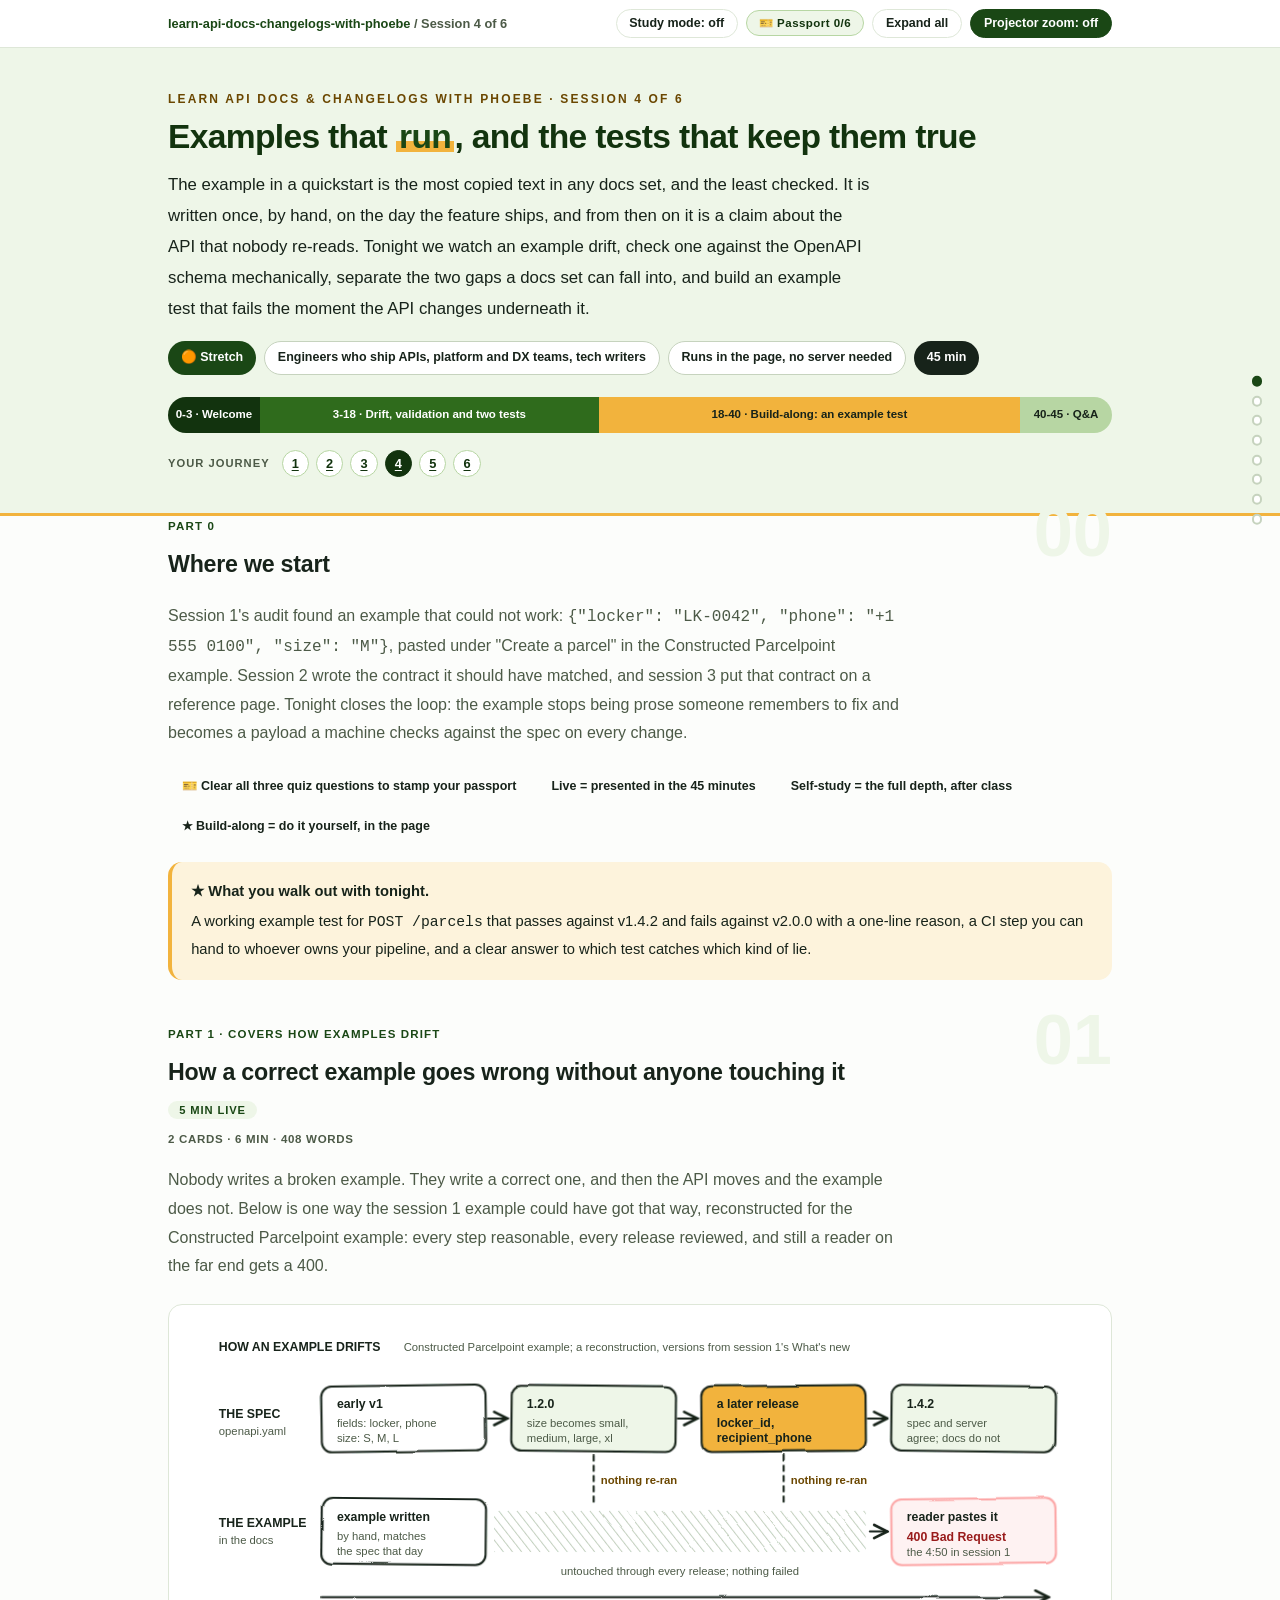
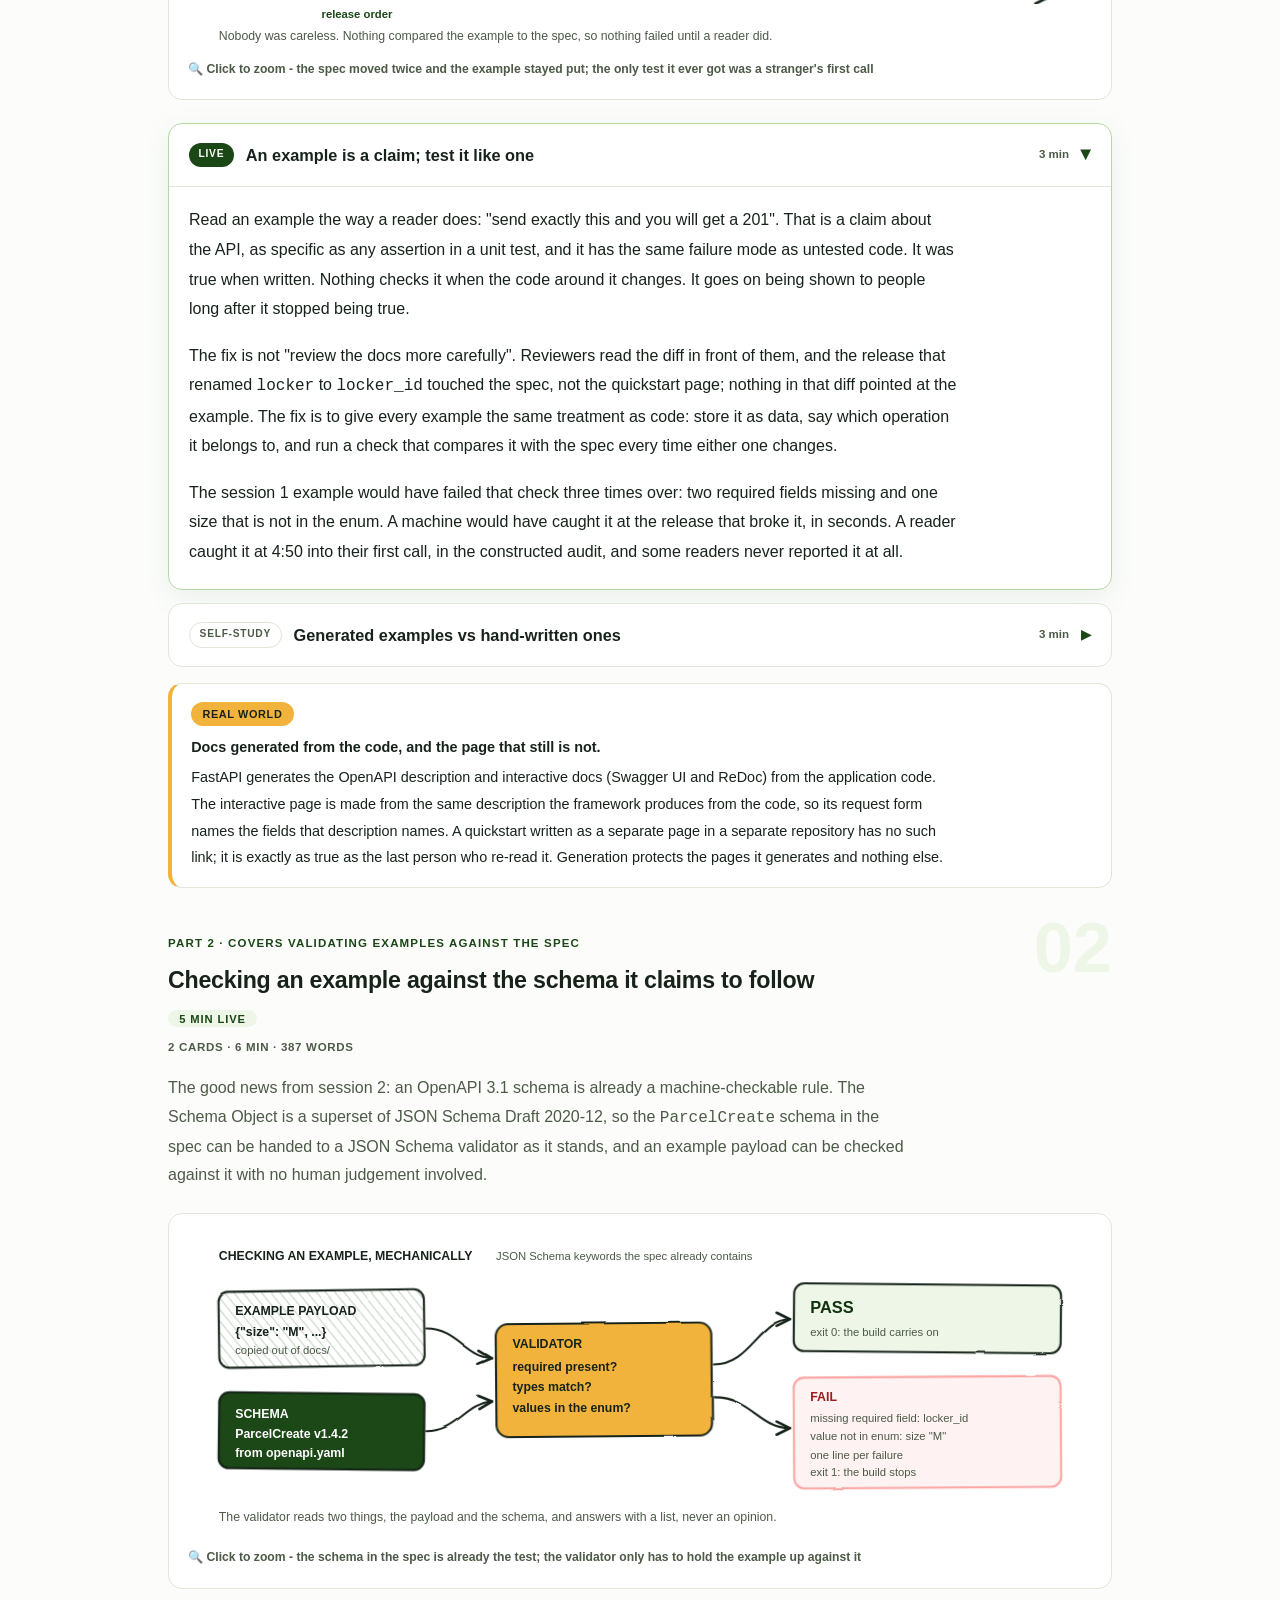
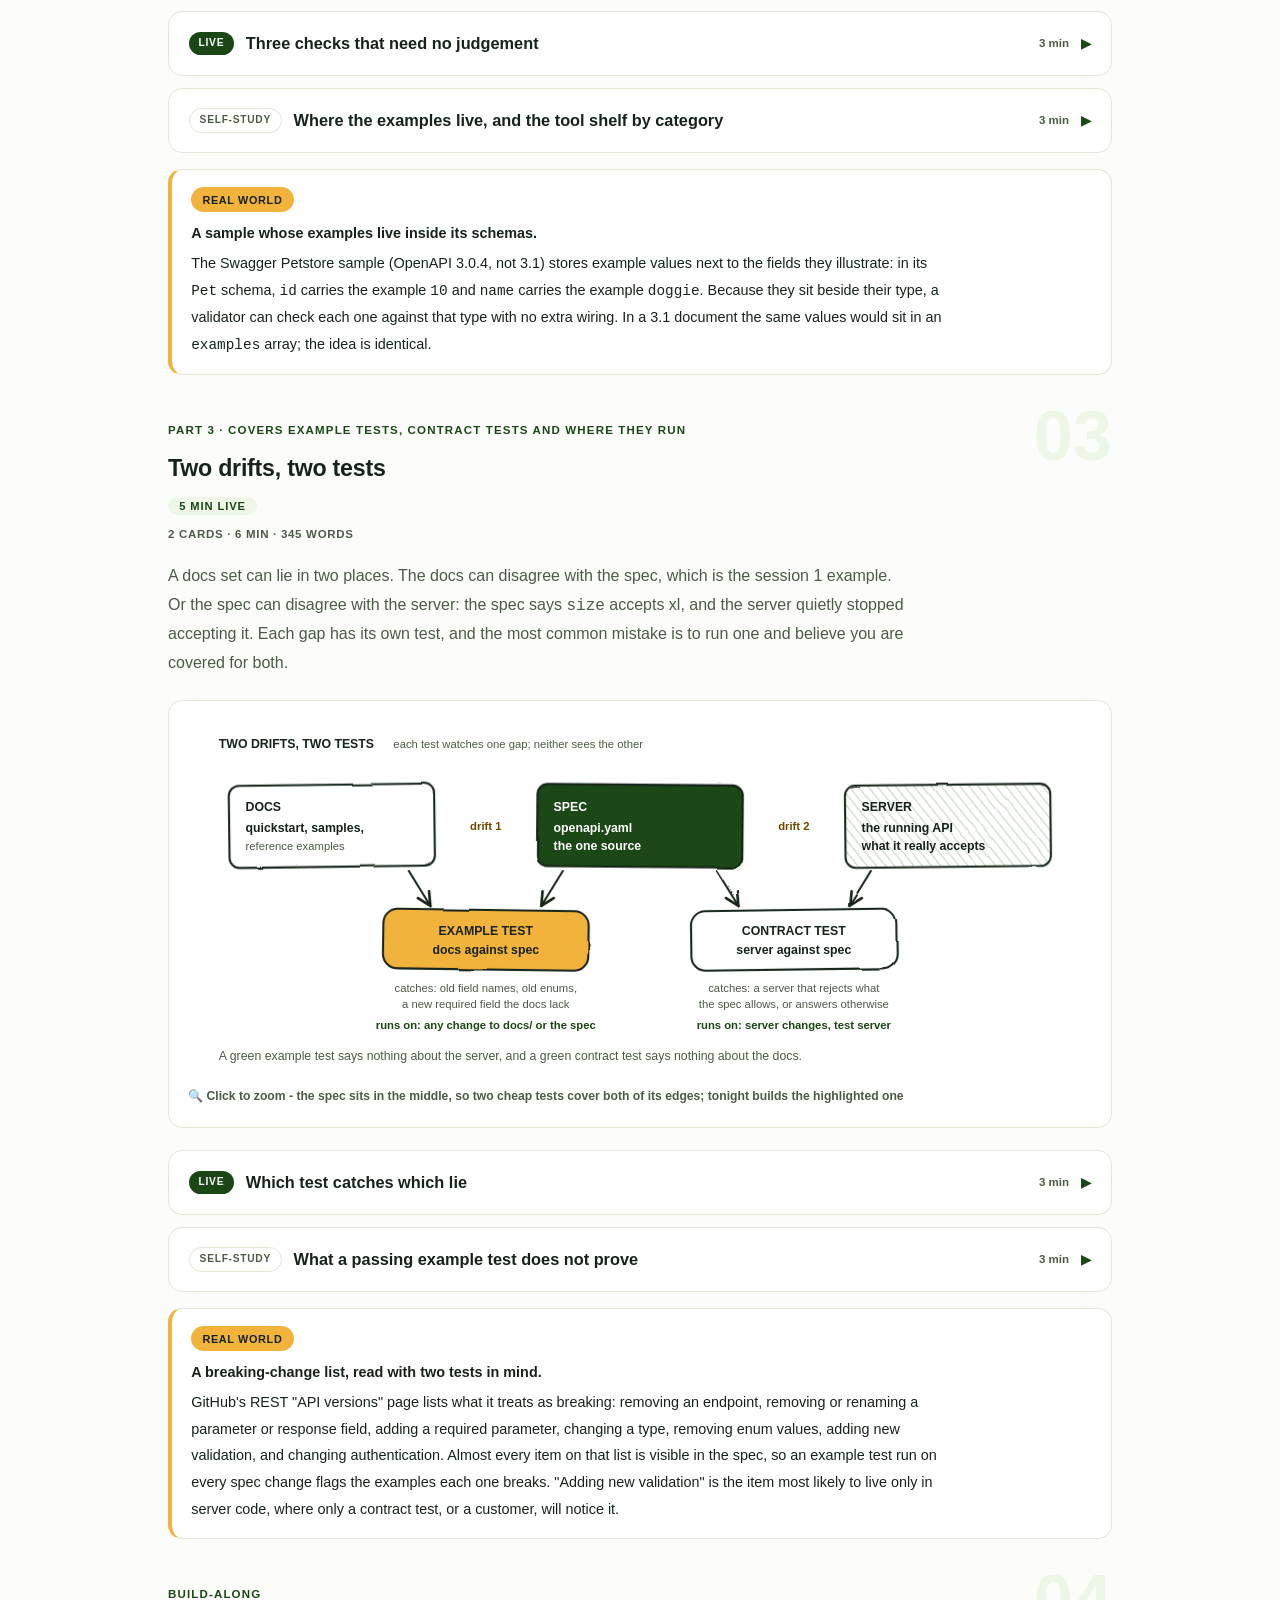
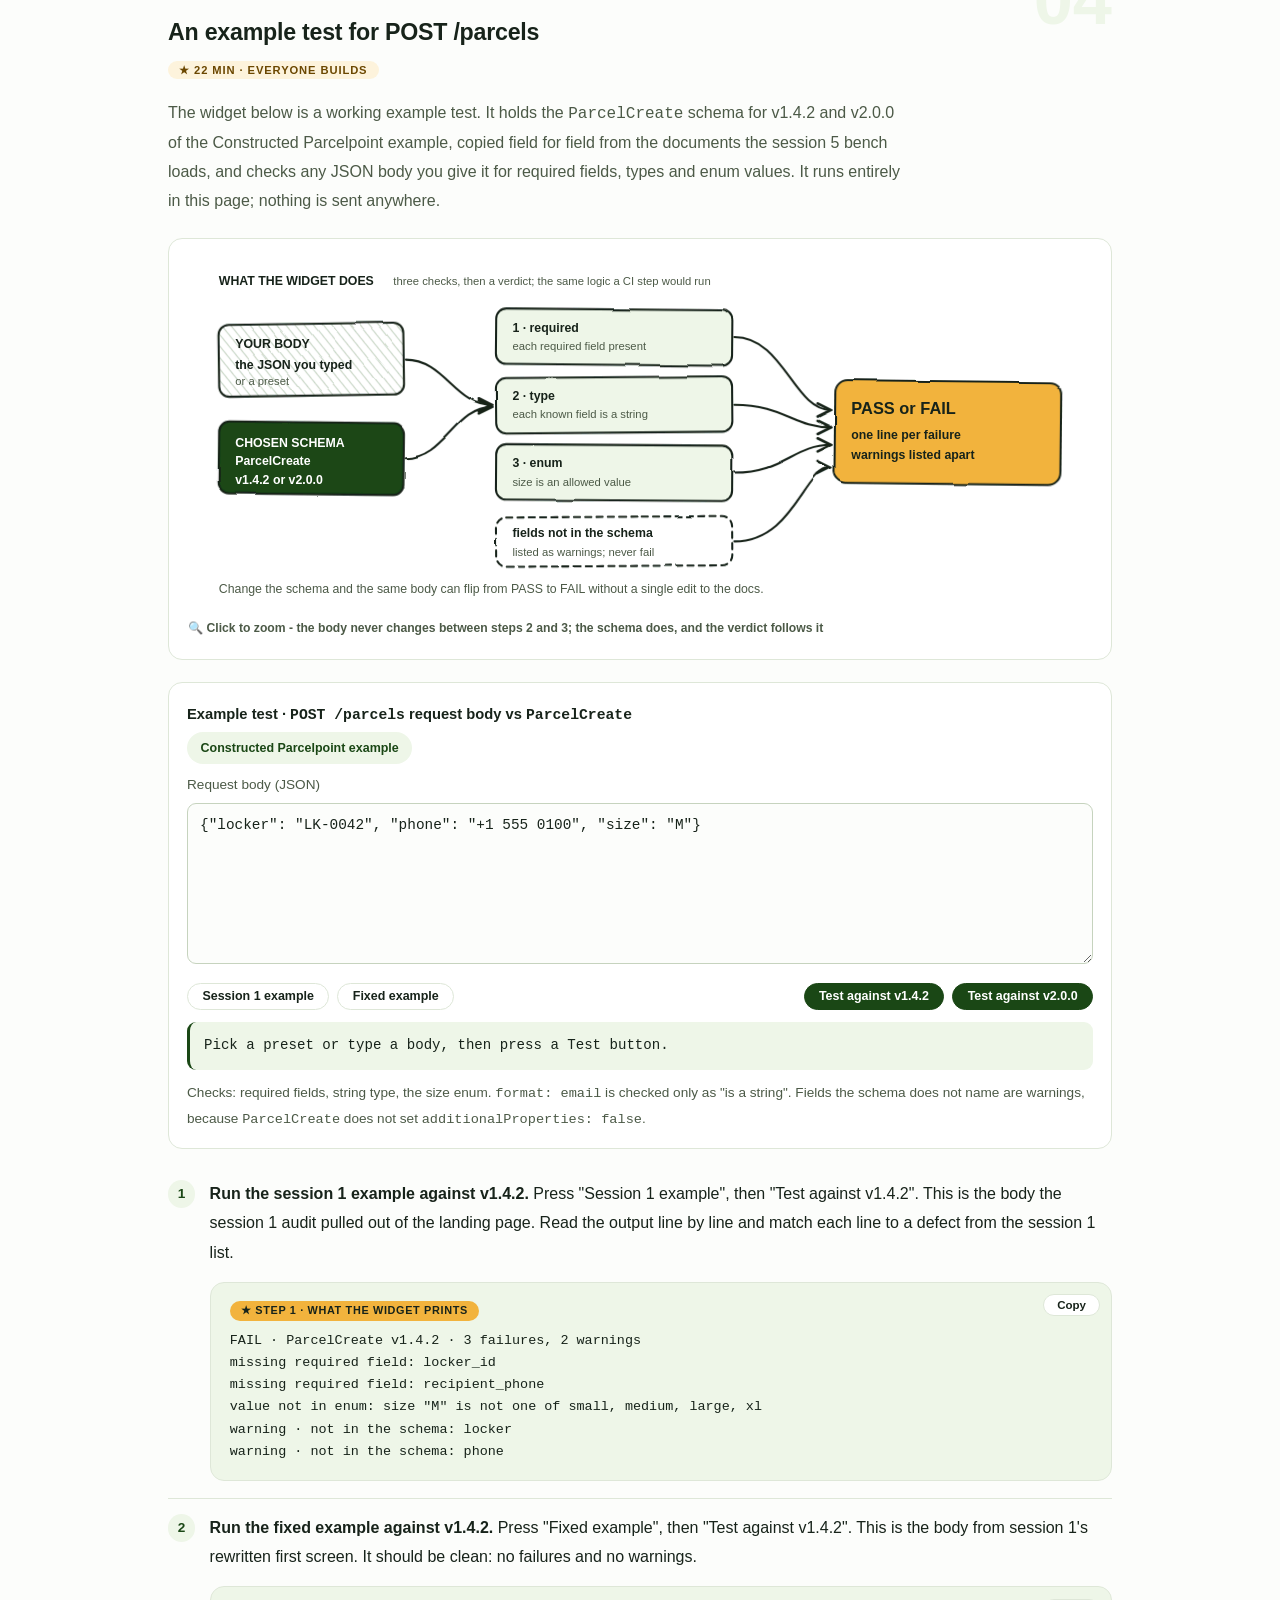
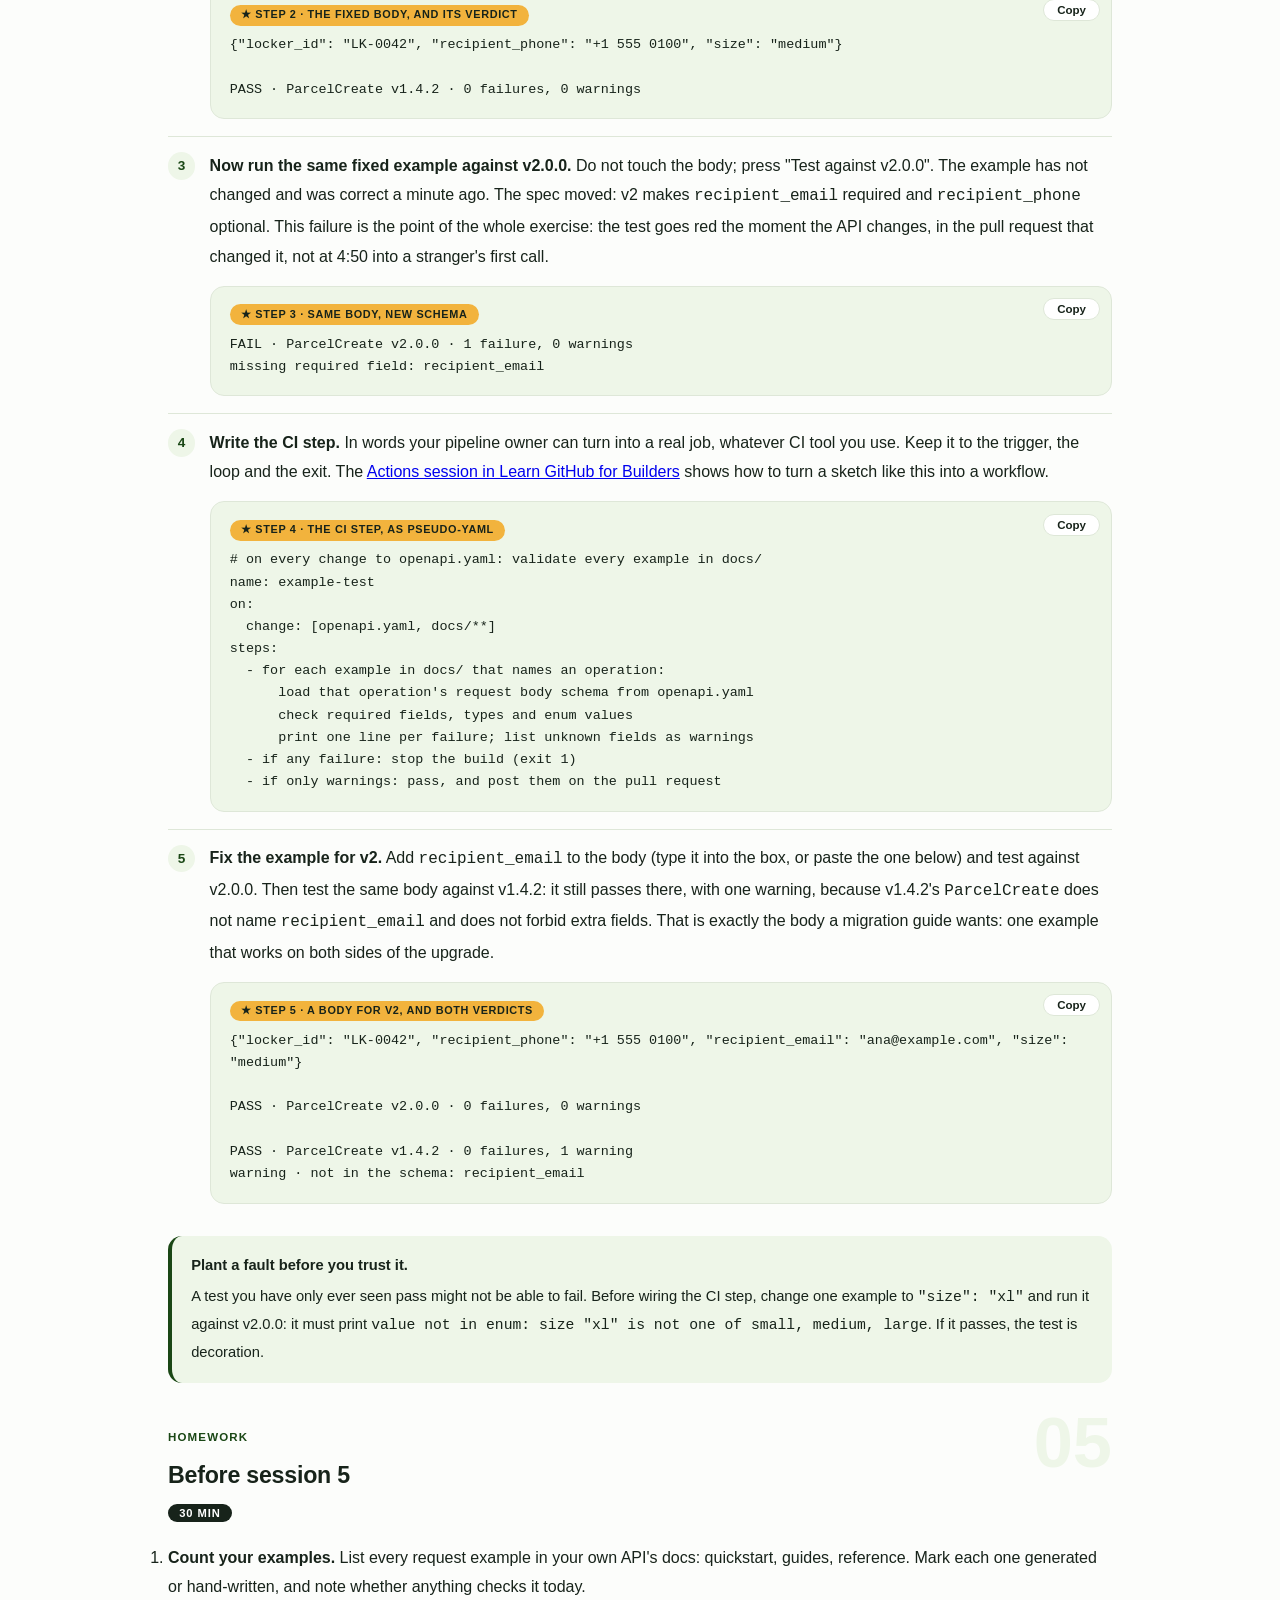
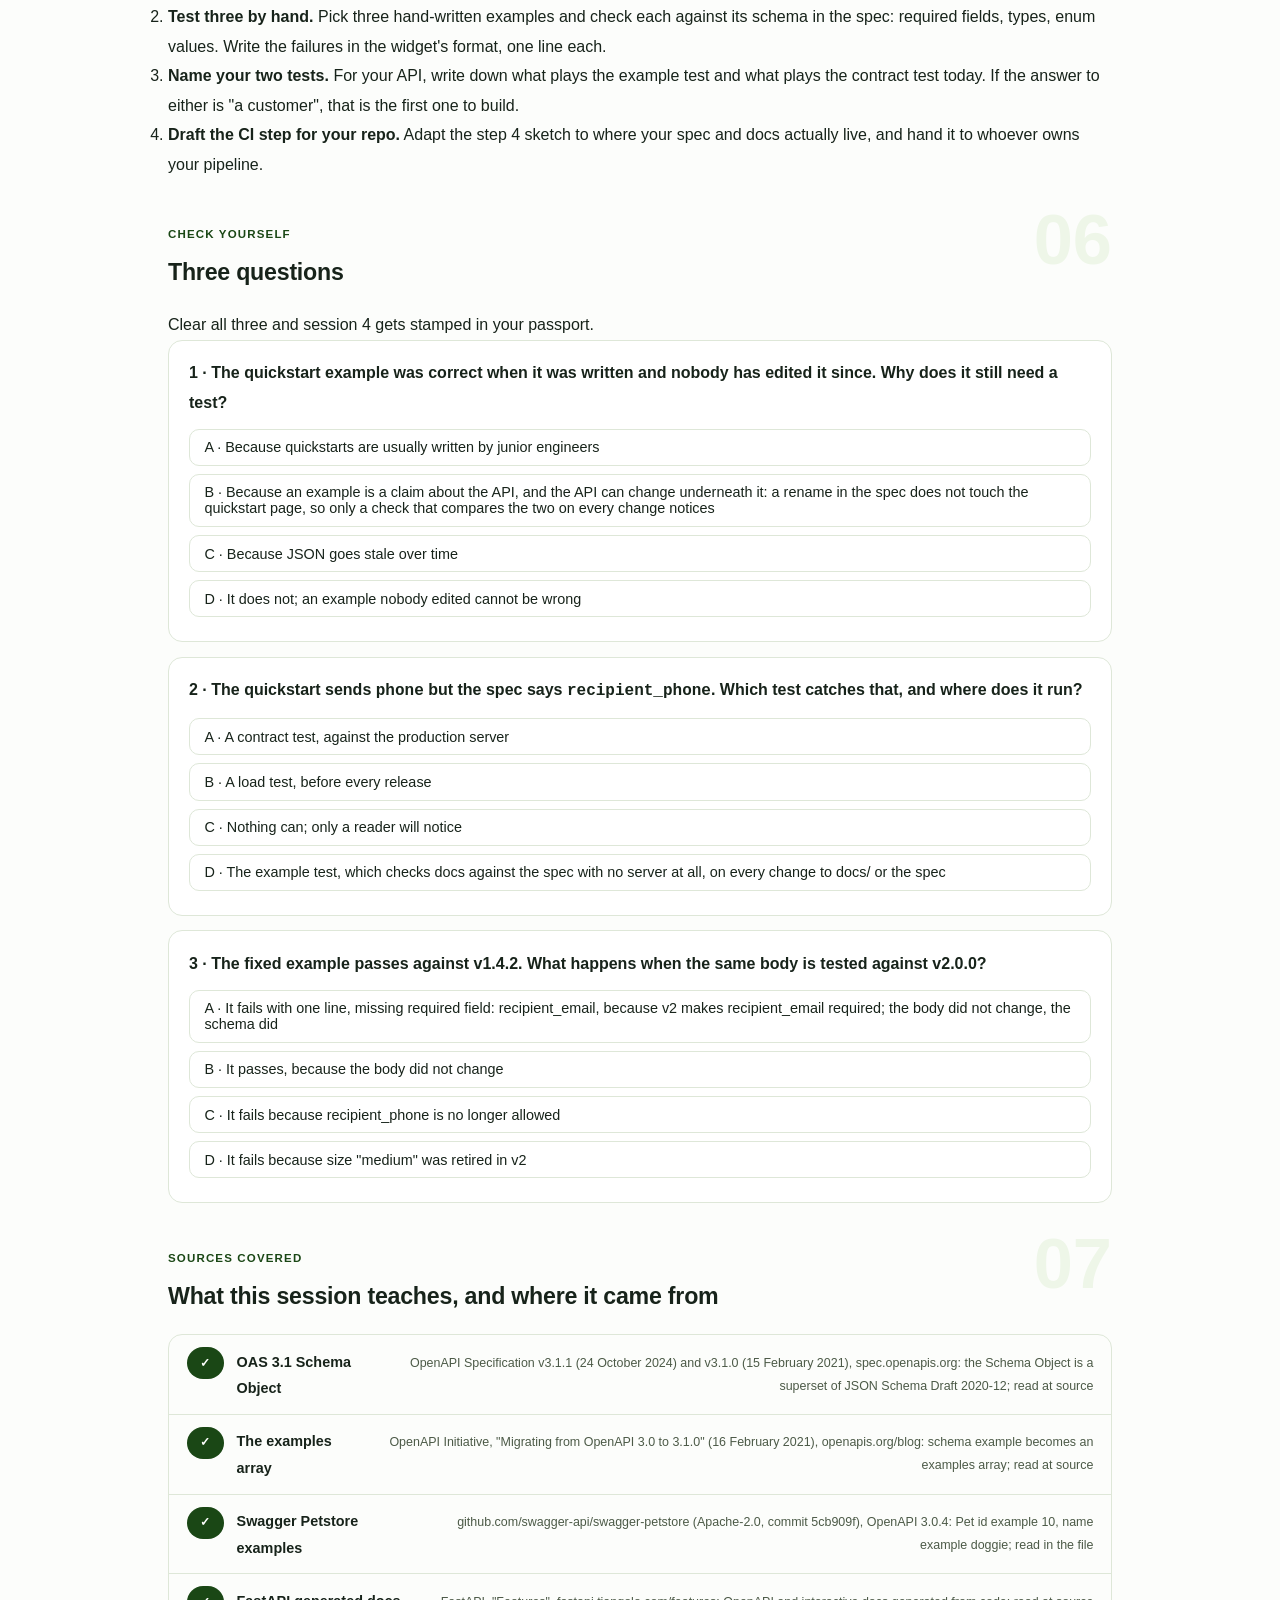
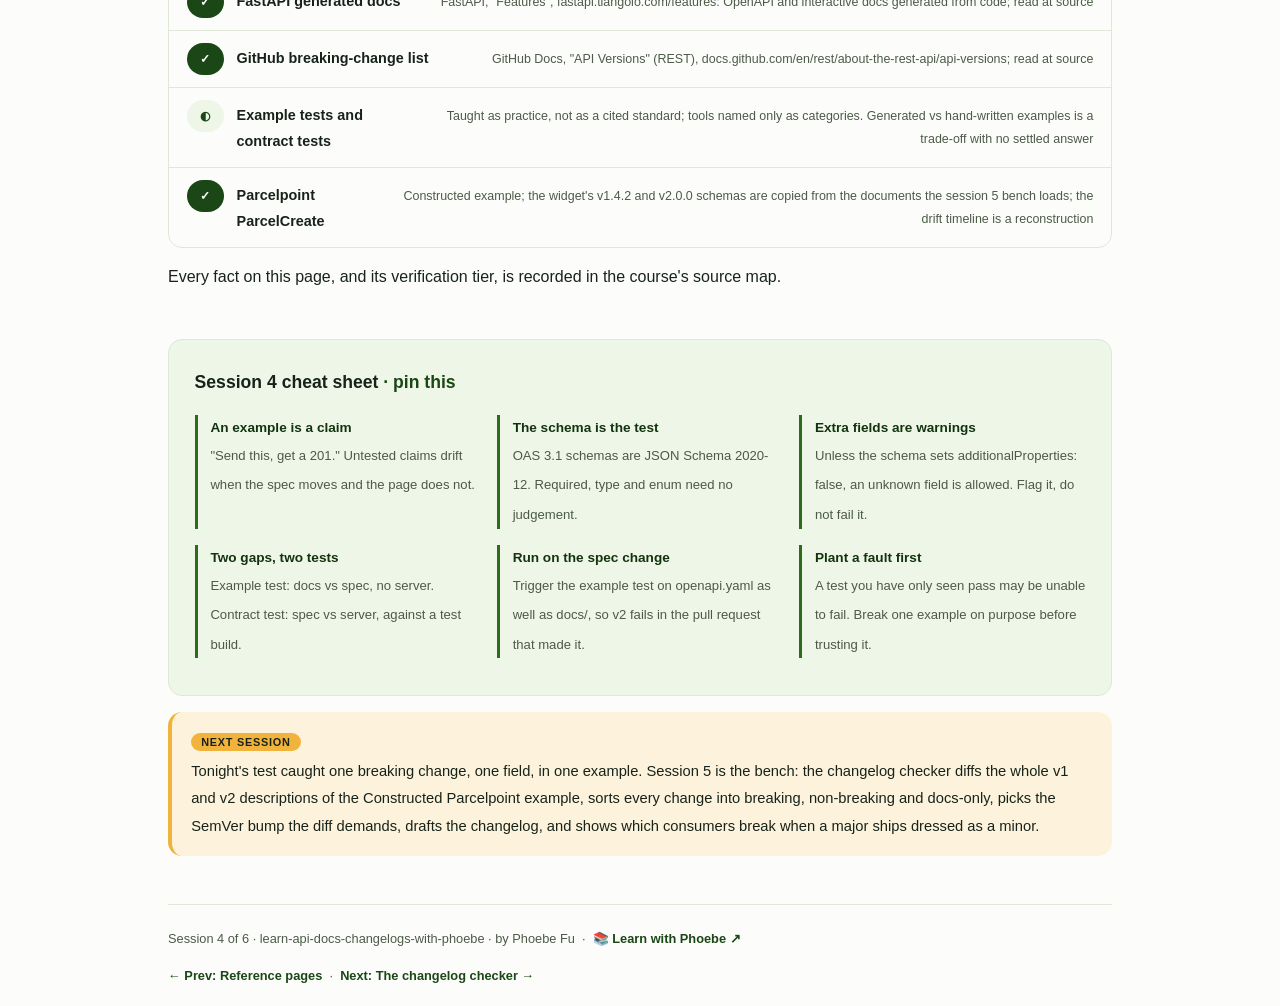
<file: courses/04-examples-that-run.html>
<!DOCTYPE html>
<html lang="en">
<head>
<meta charset="UTF-8">
<meta name="viewport" content="width=device-width, initial-scale=1.0">
<!-- social:start -->
<meta name="description" content="Session 4 of 6. An example in the docs is a claim about the API, and claims nobody re-checks drift. How examples drift, how to validate an example against the OpenAPI schema, the two tests that watch the two gaps, and an in-page example test that fails the moment v2 lands.">
<meta property="og:type" content="article">
<meta property="og:site_name" content="Learn with Phoebe">
<meta property="og:title" content="Examples that run - learn api docs changelogs with phoebe">
<meta property="og:description" content="Session 4 of 6. Why examples drift, how to check them against the spec, and an example test that fails when the API changes.">
<meta property="og:url" content="https://phoebefu6.github.io/learn-api-docs-changelogs-with-phoebe/courses/04-examples-that-run.html">
<meta property="og:image" content="https://phoebefu6.github.io/learn-api-docs-changelogs-with-phoebe/assets/og-cover.png">
<meta property="og:image:width" content="1200">
<meta property="og:image:height" content="630">
<meta name="twitter:card" content="summary_large_image">
<meta name="twitter:title" content="Examples that run - learn api docs changelogs with phoebe">
<meta name="twitter:description" content="Session 4 of 6. Example drift, schema validation, example tests vs contract tests, and an in-page example test.">
<meta name="twitter:image" content="https://phoebefu6.github.io/learn-api-docs-changelogs-with-phoebe/assets/og-cover.png">
<!-- social:end -->
<title>Session 4 · Examples that run - learn api docs changelogs with phoebe</title>
<link rel="stylesheet" href="../assets/style.css?v=2">
</head>
<body>

<div class="toolbar">
  <div class="wrap">
    <span class="crumb"><a href="../index.html">learn-api-docs-changelogs-with-phoebe</a> / Session 4 of 6</span>
    <button class="btn" id="toggle-all" type="button">Expand all</button>
    <button class="btn primary" id="zoom-toggle" type="button">Projector zoom: off</button>
  </div>
</div>

<header class="masthead">
  <div class="wrap">
    <div class="eyebrow">Learn API Docs &amp; Changelogs with Phoebe · Session 4 of 6</div>
    <h1>Examples that <span class="accent">run</span>, and the tests that keep them true</h1>
    <p class="sub">The example in a quickstart is the most copied text in any docs set, and the least checked. It is written once, by hand, on the day the feature ships, and from then on it is a claim about the API that nobody re-reads. Tonight we watch an example drift, check one against the OpenAPI schema mechanically, separate the two gaps a docs set can fall into, and build an example test that fails the moment the API changes underneath it.</p>
    <div class="chip-row">
      <span class="chip level">🟠 Stretch</span>
      <span class="chip audience">Engineers who ship APIs, platform and DX teams, tech writers</span>
      <span class="chip audience">Runs in the page, no server needed</span>
      <span class="chip time">45 min</span>
    </div>
    <div class="agenda">
      <span class="a1" style="flex:1">0-3 · Welcome</span>
      <span class="a2" style="flex:4">3-18 · Drift, validation and two tests</span>
      <span class="a3" style="flex:5">18-40 · Build-along: an example test</span>
      <span class="a4" style="flex:1">40-45 · Q&amp;A</span>
    </div>
  </div>
</header>

<main class="wrap">

  <section class="section" id="intro">
    <div class="section-kicker">
      <span class="klabel">Part 0</span>
      <h2>Where we start</h2>
    </div>
    <p class="lede">Session 1's audit found an example that could not work: <code>{"locker": "LK-0042", "phone": "+1 555 0100", "size": "M"}</code>, pasted under "Create a parcel" in the Constructed Parcelpoint example. Session 2 wrote the contract it should have matched, and session 3 put that contract on a reference page. Tonight closes the loop: the example stops being prose someone remembers to fix and becomes a payload a machine checks against the spec on every change.</p>

    <div class="legend">
      <span class="pill">🎫 Clear all three quiz questions to stamp your passport</span>
      <span class="pill">Live = presented in the 45 minutes</span>
      <span class="pill">Self-study = the full depth, after class</span>
      <span class="pill">★ Build-along = do it yourself, in the page</span>
    </div>

    <div class="callout win">
      <p><strong>★ What you walk out with tonight.</strong> A working example test for <code>POST /parcels</code> that passes against v1.4.2 and fails against v2.0.0 with a one-line reason, a CI step you can hand to whoever owns your pipeline, and a clear answer to which test catches which kind of lie.</p>
    </div>
  </section>

  <section class="section" id="part-1">
    <div class="section-kicker">
      <span class="klabel">Part 1 · covers how examples drift</span>
      <h2>How a correct example goes wrong without anyone touching it</h2>
      <span class="tag concept">5 min live</span>
    </div>
    <p class="lede">Nobody writes a broken example. They write a correct one, and then the API moves and the example does not. Below is one way the session 1 example could have got that way, reconstructed for the Constructed Parcelpoint example: every step reasonable, every release reviewed, and still a reader on the far end gets a 400.</p>

    <figure class="zoomable">
      <svg viewBox="0 0 880 316" xmlns="http://www.w3.org/2000/svg" role="img" aria-label="A two-lane timeline for the constructed Parcelpoint example. Top lane, the spec: early v1 has fields locker and phone with sizes S, M, L; release 1.2.0 changes size to small, medium, large, xl; a later release renames the fields to locker_id and recipient_phone, highlighted; at 1.4.2 the spec and server agree. Bottom lane, the example in the docs: written by hand to match early v1, then untouched through every release with nothing re-run, until a reader pastes it at 1.4.2 and gets 400 Bad Request.">
        <defs>
          <filter id="s4aSk" x="-3%" y="-3%" width="106%" height="106%"><feTurbulence type="fractalNoise" baseFrequency="0.02" numOctaves="2" seed="43" result="n"/><feDisplacementMap in="SourceGraphic" in2="n" scale="2.4" xChannelSelector="R" yChannelSelector="G"/></filter>
          <pattern id="s4aHc" patternUnits="userSpaceOnUse" width="7" height="7" patternTransform="rotate(-38)"><line x1="0" y1="0" x2="0" y2="7" stroke="#1A4715" stroke-width="1" opacity=".5"/></pattern>
          <marker id="s4aAr" viewBox="0 0 10 10" refX="9" refY="5" markerWidth="8" markerHeight="8" orient="auto"><path d="M1 1 L9 5 L1 9" fill="none" stroke="#17231A" stroke-width="1.6" stroke-linecap="round"/></marker>
        </defs>
        <style>
          .s4aH { font: 800 12px Inter, sans-serif; fill: #17231A; }
          .s4aL { font: 600 12px Inter, sans-serif; fill: #17231A; }
          .s4aS { font: 400 11px Inter, sans-serif; fill: #4C5A47; }
          .s4aB { font: 800 11px Inter, sans-serif; fill: #6B4700; }
          .s4aA { font: 700 11px Inter, sans-serif; fill: #1A4715; }
          .s4aR { font: 800 12px Inter, sans-serif; fill: #991B1B; }
          .s4aN { font: 400 12px Inter, sans-serif; fill: #4C5A47; }
        </style>

        <text class="s4aH" x="30" y="26">HOW AN EXAMPLE DRIFTS</text>
        <text class="s4aS" x="210" y="26">Constructed Parcelpoint example; a reconstruction, versions from session 1's What's new</text>

        <g filter="url(#s4aSk)" fill="none" stroke="#17231A" stroke-width="2" stroke-linecap="round" stroke-linejoin="round">
          <rect x="130" y="60" width="160" height="64" rx="10" transform="rotate(-0.8 210 92)" fill="#FFFFFF"/>
          <rect x="315" y="60" width="160" height="64" rx="10" transform="rotate(0.6 395 92)" fill="#EEF6E8"/>
          <rect x="500" y="60" width="160" height="64" rx="10" transform="rotate(-0.5 580 92)" fill="#F2B33D"/>
          <rect x="685" y="60" width="160" height="64" rx="10" transform="rotate(0.7 765 92)" fill="#EEF6E8"/>
          <path d="M292 92 L311 92" marker-end="url(#s4aAr)"/>
          <path d="M477 92 L496 92" marker-end="url(#s4aAr)"/>
          <path d="M662 92 L681 92" marker-end="url(#s4aAr)"/>
          <rect x="130" y="170" width="160" height="64" rx="10" transform="rotate(0.6 210 202)" fill="#FFFFFF"/>
          <rect x="298" y="182" width="362" height="40" fill="url(#s4aHc)" stroke="none"/>
          <path d="M664 202 L681 202" marker-end="url(#s4aAr)"/>
          <rect x="685" y="170" width="160" height="64" rx="10" transform="rotate(-0.7 765 202)" fill="#FEF2F2" stroke="#FCA5A5"/>
          <path d="M395 128 L395 178" stroke-dasharray="5 5"/>
          <path d="M580 128 L580 178" stroke-dasharray="5 5"/>
          <path d="M130 266 L838 266" marker-end="url(#s4aAr)"/>
        </g>

        <text class="s4aH" x="30" y="92">THE SPEC</text>
        <text class="s4aS" x="30" y="108">openapi.yaml</text>
        <text class="s4aH" x="30" y="198">THE EXAMPLE</text>
        <text class="s4aS" x="30" y="214">in the docs</text>

        <text class="s4aH" x="145" y="82">early v1</text>
        <text class="s4aS" x="145" y="100">fields: locker, phone</text>
        <text class="s4aS" x="145" y="115">size: S, M, L</text>
        <text class="s4aH" x="330" y="82">1.2.0</text>
        <text class="s4aS" x="330" y="100">size becomes small,</text>
        <text class="s4aS" x="330" y="115">medium, large, xl</text>
        <text class="s4aH" x="515" y="82">a later release</text>
        <text class="s4aL" x="515" y="100">locker_id,</text>
        <text class="s4aL" x="515" y="115">recipient_phone</text>
        <text class="s4aH" x="700" y="82">1.4.2</text>
        <text class="s4aS" x="700" y="100">spec and server</text>
        <text class="s4aS" x="700" y="115">agree; docs do not</text>

        <text class="s4aB" x="402" y="156">nothing re-ran</text>
        <text class="s4aB" x="587" y="156">nothing re-ran</text>

        <text class="s4aH" x="145" y="192">example written</text>
        <text class="s4aS" x="145" y="210">by hand, matches</text>
        <text class="s4aS" x="145" y="225">the spec that day</text>
        <text class="s4aS" x="479" y="244" text-anchor="middle">untouched through every release; nothing failed</text>
        <text class="s4aL" x="700" y="192">reader pastes it</text>
        <text class="s4aR" x="700" y="211">400 Bad Request</text>
        <text class="s4aS" x="700" y="226">the 4:50 in session 1</text>

        <text class="s4aA" x="130" y="286">release order</text>
        <text class="s4aN" x="30" y="308">Nobody was careless. Nothing compared the example to the spec, so nothing failed until a reader did.</text>
      </svg>
      <figcaption>🔍 Click to zoom - the spec moved twice and the example stayed put; the only test it ever got was a stranger's first call</figcaption>
    </figure>

    <details class="card" open>
      <summary><span class="mode live">Live</span>An example is a claim; test it like one<span class="mini">3 min</span><span class="caret">▶</span></summary>
      <div class="body">
        <p>Read an example the way a reader does: "send exactly this and you will get a 201". That is a claim about the API, as specific as any assertion in a unit test, and it has the same failure mode as untested code. It was true when written. Nothing checks it when the code around it changes. It goes on being shown to people long after it stopped being true.</p>
        <p>The fix is not "review the docs more carefully". Reviewers read the diff in front of them, and the release that renamed <code>locker</code> to <code>locker_id</code> touched the spec, not the quickstart page; nothing in that diff pointed at the example. The fix is to give every example the same treatment as code: store it as data, say which operation it belongs to, and run a check that compares it with the spec every time either one changes.</p>
        <p>The session 1 example would have failed that check three times over: two required fields missing and one size that is not in the enum. A machine would have caught it at the release that broke it, in seconds. A reader caught it at 4:50 into their first call, in the constructed audit, and some readers never reported it at all.</p>
      </div>
    </details>

    <details class="card">
      <summary><span class="mode self">Self-study</span>Generated examples vs hand-written ones<span class="mini">3 min</span><span class="caret">▶</span></summary>
      <div class="body">
        <p>One way to stop drift is to stop writing examples by hand: let the docs tooling render a sample request from the schema itself, or from example values stored inside the schema. A generated example cannot use a field name the schema does not have, because it is made from the schema. That is a real guarantee, and teams that generate their reference examples mostly do not see the session 1 kind of drift on those pages.</p>
        <p>The cost is that a generated example knows types, not stories. Rendered from the bare schema, <code>POST /parcels</code> becomes a body of placeholder strings; it is valid, and it tells the first-call reader nothing about what a locker id looks like or which size to pick. Hand-written examples carry that meaning, and quickstarts, tutorials and how-to guides are almost always hand-written for that reason.</p>
        <p>Practitioners split on where the line goes, and there is no settled answer to quote. The position that holds up either way: whichever way an example is made, it ends up as a payload that can be checked against the schema. Generate where meaning does not matter, write by hand where it does, and test both the same way.</p>
      </div>
    </details>

    <div class="callout example">
      <span class="ex-pill">Real world</span>
      <p><strong>Docs generated from the code, and the page that still is not.</strong> FastAPI generates the OpenAPI description and interactive docs (Swagger UI and ReDoc) from the application code. The interactive page is made from the same description the framework produces from the code, so its request form names the fields that description names. A quickstart written as a separate page in a separate repository has no such link; it is exactly as true as the last person who re-read it. Generation protects the pages it generates and nothing else.</p>
    </div>
  </section>

  <section class="section" id="part-2">
    <div class="section-kicker">
      <span class="klabel">Part 2 · covers validating examples against the spec</span>
      <h2>Checking an example against the schema it claims to follow</h2>
      <span class="tag concept">5 min live</span>
    </div>
    <p class="lede">The good news from session 2: an OpenAPI 3.1 schema is already a machine-checkable rule. The Schema Object is a superset of JSON Schema Draft 2020-12, so the <code>ParcelCreate</code> schema in the spec can be handed to a JSON Schema validator as it stands, and an example payload can be checked against it with no human judgement involved.</p>

    <figure class="zoomable">
      <svg viewBox="0 0 880 296" xmlns="http://www.w3.org/2000/svg" role="img" aria-label="A pipeline. An example payload copied out of docs, such as a body with size M, and the ParcelCreate v1.4.2 schema from openapi.yaml both feed a validator that asks three questions: are the required fields present, do the types match, are the values in the enum. The validator answers PASS, exit 0, the build carries on; or FAIL, with one line per failure such as missing required field locker_id and value not in enum size M, exit 1, the build stops.">
        <defs>
          <filter id="s4bSk" x="-3%" y="-3%" width="106%" height="106%"><feTurbulence type="fractalNoise" baseFrequency="0.02" numOctaves="2" seed="47" result="n"/><feDisplacementMap in="SourceGraphic" in2="n" scale="2.4" xChannelSelector="R" yChannelSelector="G"/></filter>
          <pattern id="s4bHc" patternUnits="userSpaceOnUse" width="7" height="7" patternTransform="rotate(-38)"><line x1="0" y1="0" x2="0" y2="7" stroke="#1A4715" stroke-width="1" opacity=".5"/></pattern>
          <marker id="s4bAr" viewBox="0 0 10 10" refX="9" refY="5" markerWidth="8" markerHeight="8" orient="auto"><path d="M1 1 L9 5 L1 9" fill="none" stroke="#17231A" stroke-width="1.6" stroke-linecap="round"/></marker>
        </defs>
        <style>
          .s4bH { font: 800 12px Inter, sans-serif; fill: #17231A; }
          .s4bL { font: 600 12px Inter, sans-serif; fill: #17231A; }
          .s4bS { font: 400 11px Inter, sans-serif; fill: #4C5A47; }
          .s4bV { font: 800 16px Inter, sans-serif; fill: #12330E; }
          .s4bW { font: 800 12px Inter, sans-serif; fill: #FFFFFF; }
          .s4bR { font: 800 12px Inter, sans-serif; fill: #991B1B; }
          .s4bN { font: 400 12px Inter, sans-serif; fill: #4C5A47; }
        </style>

        <text class="s4bH" x="30" y="26">CHECKING AN EXAMPLE, MECHANICALLY</text>
        <text class="s4bS" x="300" y="26">JSON Schema keywords the spec already contains</text>

        <g filter="url(#s4bSk)" fill="none" stroke="#17231A" stroke-width="2" stroke-linecap="round" stroke-linejoin="round">
          <rect x="30" y="56" width="200" height="74" rx="10" transform="rotate(-0.8 130 93)" fill="url(#s4bHc)"/>
          <rect x="30" y="156" width="200" height="74" rx="10" transform="rotate(0.6 130 193)" fill="#1A4715"/>
          <rect x="300" y="88" width="210" height="110" rx="12" transform="rotate(-0.5 405 143)" fill="#F2B33D"/>
          <rect x="590" y="50" width="260" height="66" rx="10" transform="rotate(0.5 720 83)" fill="#EEF6E8"/>
          <rect x="590" y="140" width="260" height="108" rx="10" transform="rotate(-0.4 720 194)" fill="#FEF2F2" stroke="#FCA5A5"/>
          <path d="M232 93 C262 93 270 120 296 122" marker-end="url(#s4bAr)"/>
          <path d="M232 193 C262 193 270 166 296 164" marker-end="url(#s4bAr)"/>
          <path d="M512 128 C548 128 556 84 586 84" marker-end="url(#s4bAr)"/>
          <path d="M512 160 C548 160 556 190 586 190" marker-end="url(#s4bAr)"/>
        </g>

        <text class="s4bH" x="46" y="80">EXAMPLE PAYLOAD</text>
        <text class="s4bL" x="46" y="100">{"size": "M", ...}</text>
        <text class="s4bS" x="46" y="118">copied out of docs/</text>

        <text class="s4bW" x="46" y="180">SCHEMA</text>
        <text class="s4bW" x="46" y="200">ParcelCreate v1.4.2</text>
        <text class="s4bW" x="46" y="218">from openapi.yaml</text>

        <text class="s4bH" x="316" y="112">VALIDATOR</text>
        <text class="s4bL" x="316" y="134">required present?</text>
        <text class="s4bL" x="316" y="154">types match?</text>
        <text class="s4bL" x="316" y="174">values in the enum?</text>

        <text class="s4bV" x="606" y="78">PASS</text>
        <text class="s4bS" x="606" y="100">exit 0: the build carries on</text>

        <text class="s4bR" x="606" y="164">FAIL</text>
        <text class="s4bS" x="606" y="184">missing required field: locker_id</text>
        <text class="s4bS" x="606" y="202">value not in enum: size "M"</text>
        <text class="s4bS" x="606" y="220">one line per failure</text>
        <text class="s4bS" x="606" y="237">exit 1: the build stops</text>

        <text class="s4bN" x="30" y="280">The validator reads two things, the payload and the schema, and answers with a list, never an opinion.</text>
      </svg>
      <figcaption>🔍 Click to zoom - the schema in the spec is already the test; the validator only has to hold the example up against it</figcaption>
    </figure>

    <details class="card">
      <summary><span class="mode live">Live</span>Three checks that need no judgement<span class="mini">3 min</span><span class="caret">▶</span></summary>
      <div class="body">
        <p><strong>Required.</strong> <code>ParcelCreate</code> lists <code>locker_id</code>, <code>recipient_phone</code> and <code>size</code> as required in v1.4.2. Is each one present in the example? A missing required field is the commonest drift, because renaming a field looks, to a validator, exactly like removing one and adding another.</p>
        <p><strong>Type.</strong> Every <code>ParcelCreate</code> property is a string. An example that sends a number or <code>null</code> where a string is declared fails here.</p>
        <p><strong>Enum.</strong> <code>size</code> must be one of small, medium, large, xl in v1.4.2. "M" is a string, so it passes the type check, and it still fails here.</p>
        <p>One thing a validator must not do is fail an example for carrying a field the schema does not mention. JSON Schema allows extra properties unless the schema sets <code>additionalProperties: false</code>, and <code>ParcelCreate</code> does not. So <code>locker</code> and <code>phone</code> are reported as "not in the schema" warnings: worth a human look, because they are almost always a typo or an old name, but not a contract violation. A test that fails on what the contract allows teaches people to ignore the test.</p>
      </div>
    </details>

    <details class="card">
      <summary><span class="mode self">Self-study</span>Where the examples live, and the tool shelf by category<span class="mini">3 min</span><span class="caret">▶</span></summary>
      <div class="body">
        <p><strong>Where examples live.</strong> OpenAPI lets you keep example values inside the spec, next to the schema they illustrate. The OpenAPI Initiative's post "Migrating from OpenAPI 3.0 to 3.1.0" (16 February 2021) notes that 3.1 schemas use an <code>examples</code> array in place of the single <code>example</code> keyword of 3.0, because 3.1 schemas are a JSON Schema dialect. Examples stored in the spec are the easiest to test, since the validator finds them without a separate index. Examples in quickstart pages need one extra step: pull each code block out of the page, with a note of which operation it calls.</p>
        <p><strong>The tool shelf, as categories.</strong> You will not need any of these tonight, and the choice between products is yours. <em>JSON Schema validators</em> are libraries in most languages that check a payload against a schema; they are the engine of an example test. <em>Doc linters</em> check the spec and the docs for rule violations, and many can be set to check example values against their schemas. <em>Mock servers</em> answer requests from the spec alone, so an example can be sent to a mock and checked without the real API. <em>Contract testers</em> send requests to a running server and check its answers against the spec; that is the test in Part 3 that watches the other gap.</p>
      </div>
    </details>

    <div class="callout example">
      <span class="ex-pill">Real world</span>
      <p><strong>A sample whose examples live inside its schemas.</strong> The Swagger Petstore sample (OpenAPI 3.0.4, not 3.1) stores example values next to the fields they illustrate: in its <code>Pet</code> schema, <code>id</code> carries the example <code>10</code> and <code>name</code> carries the example <code>doggie</code>. Because they sit beside their type, a validator can check each one against that type with no extra wiring. In a 3.1 document the same values would sit in an <code>examples</code> array; the idea is identical.</p>
    </div>
  </section>

  <section class="section" id="part-3">
    <div class="section-kicker">
      <span class="klabel">Part 3 · covers example tests, contract tests and where they run</span>
      <h2>Two drifts, two tests</h2>
      <span class="tag concept">5 min live</span>
    </div>
    <p class="lede">A docs set can lie in two places. The docs can disagree with the spec, which is the session 1 example. Or the spec can disagree with the server: the spec says <code>size</code> accepts xl, and the server quietly stopped accepting it. Each gap has its own test, and the most common mistake is to run one and believe you are covered for both.</p>

    <figure class="zoomable">
      <svg viewBox="0 0 880 346" xmlns="http://www.w3.org/2000/svg" role="img" aria-label="Three boxes in a row: docs (quickstart, samples, reference examples), the spec openapi.yaml as the one source, and the server, the running API. Drift 1 sits between docs and spec, drift 2 between spec and server. The example test, highlighted, reads docs and spec and catches old field names, old enums and a new required field the docs lack; it runs on any change to docs or the spec. The contract test reads spec and server and catches a server that rejects what the spec allows or answers otherwise; it runs on any server change against a test server.">
        <defs>
          <filter id="s4cSk" x="-3%" y="-3%" width="106%" height="106%"><feTurbulence type="fractalNoise" baseFrequency="0.02" numOctaves="2" seed="53" result="n"/><feDisplacementMap in="SourceGraphic" in2="n" scale="2.4" xChannelSelector="R" yChannelSelector="G"/></filter>
          <pattern id="s4cHc" patternUnits="userSpaceOnUse" width="7" height="7" patternTransform="rotate(-38)"><line x1="0" y1="0" x2="0" y2="7" stroke="#1A4715" stroke-width="1" opacity=".5"/></pattern>
          <marker id="s4cAr" viewBox="0 0 10 10" refX="9" refY="5" markerWidth="8" markerHeight="8" orient="auto"><path d="M1 1 L9 5 L1 9" fill="none" stroke="#17231A" stroke-width="1.6" stroke-linecap="round"/></marker>
        </defs>
        <style>
          .s4cH { font: 800 12px Inter, sans-serif; fill: #17231A; }
          .s4cL { font: 600 12px Inter, sans-serif; fill: #17231A; }
          .s4cS { font: 400 11px Inter, sans-serif; fill: #4C5A47; }
          .s4cB { font: 800 11px Inter, sans-serif; fill: #6B4700; }
          .s4cA { font: 700 11px Inter, sans-serif; fill: #1A4715; }
          .s4cW { font: 800 12px Inter, sans-serif; fill: #FFFFFF; }
          .s4cN { font: 400 12px Inter, sans-serif; fill: #4C5A47; }
        </style>

        <text class="s4cH" x="30" y="26">TWO DRIFTS, TWO TESTS</text>
        <text class="s4cS" x="200" y="26">each test watches one gap; neither sees the other</text>

        <g filter="url(#s4cSk)" fill="none" stroke="#17231A" stroke-width="2" stroke-linecap="round" stroke-linejoin="round">
          <rect x="40" y="62" width="200" height="80" rx="10" transform="rotate(-0.7 140 102)" fill="#FFFFFF"/>
          <rect x="340" y="62" width="200" height="80" rx="10" transform="rotate(0.5 440 102)" fill="#1A4715"/>
          <rect x="640" y="62" width="200" height="80" rx="10" transform="rotate(-0.6 740 102)" fill="url(#s4cHc)"/>
          <rect x="190" y="184" width="200" height="58" rx="14" transform="rotate(0.8 290 213)" fill="#F2B33D"/>
          <rect x="490" y="184" width="200" height="58" rx="14" transform="rotate(-0.8 590 213)" fill="#FFFFFF"/>
          <path d="M215 146 L236 180" marker-end="url(#s4cAr)"/>
          <path d="M365 146 L344 180" marker-end="url(#s4cAr)"/>
          <path d="M515 146 L536 180" marker-end="url(#s4cAr)"/>
          <path d="M665 146 L644 180" marker-end="url(#s4cAr)"/>
        </g>

        <text class="s4cH" x="56" y="88">DOCS</text>
        <text class="s4cL" x="56" y="108">quickstart, samples,</text>
        <text class="s4cS" x="56" y="126">reference examples</text>

        <text class="s4cW" x="356" y="88">SPEC</text>
        <text class="s4cW" x="356" y="108">openapi.yaml</text>
        <text class="s4cW" x="356" y="126">the one source</text>

        <text class="s4cH" x="656" y="88">SERVER</text>
        <text class="s4cL" x="656" y="108">the running API</text>
        <text class="s4cL" x="656" y="126">what it really accepts</text>

        <text class="s4cB" x="290" y="106" text-anchor="middle">drift 1</text>
        <text class="s4cB" x="590" y="106" text-anchor="middle">drift 2</text>

        <text class="s4cH" x="290" y="208" text-anchor="middle">EXAMPLE TEST</text>
        <text class="s4cL" x="290" y="227" text-anchor="middle">docs against spec</text>
        <text class="s4cH" x="590" y="208" text-anchor="middle">CONTRACT TEST</text>
        <text class="s4cL" x="590" y="227" text-anchor="middle">server against spec</text>

        <text class="s4cS" x="290" y="264" text-anchor="middle">catches: old field names, old enums,</text>
        <text class="s4cS" x="290" y="280" text-anchor="middle">a new required field the docs lack</text>
        <text class="s4cA" x="290" y="300" text-anchor="middle">runs on: any change to docs/ or the spec</text>
        <text class="s4cS" x="590" y="264" text-anchor="middle">catches: a server that rejects what</text>
        <text class="s4cS" x="590" y="280" text-anchor="middle">the spec allows, or answers otherwise</text>
        <text class="s4cA" x="590" y="300" text-anchor="middle">runs on: server changes, test server</text>

        <text class="s4cN" x="30" y="330">A green example test says nothing about the server, and a green contract test says nothing about the docs.</text>
      </svg>
      <figcaption>🔍 Click to zoom - the spec sits in the middle, so two cheap tests cover both of its edges; tonight builds the highlighted one</figcaption>
    </figure>

    <details class="card">
      <summary><span class="mode live">Live</span>Which test catches which lie<span class="mini">3 min</span><span class="caret">▶</span></summary>
      <div class="body">
        <p>Four lies a docs set can tell, all from the Constructed Parcelpoint example, and the test that would have caught each one first.</p>
        <table class="clean">
          <thead><tr><th>The lie</th><th>Where the gap is</th><th>Caught by</th></tr></thead>
          <tbody>
            <tr><td>The quickstart sends <code>phone</code>; the spec says <code>recipient_phone</code></td><td>docs vs spec</td><td>Example test</td></tr>
            <tr><td>v2 makes <code>recipient_email</code> required; the quickstart never sends it</td><td>docs vs spec</td><td>Example test, on the spec change</td></tr>
            <tr><td>The spec says <code>POST /reservations</code> answers 201; a server build answers 202</td><td>spec vs server</td><td>Contract test</td></tr>
            <tr><td>The spec lists <code>xl</code>; a server build rejects it</td><td>spec vs server</td><td>Contract test</td></tr>
          </tbody>
        </table>
        <p><strong>Where each one runs.</strong> The example test needs no server at all: two files in, a list out. Run it on every change that touches <code>docs/</code> or <code>openapi.yaml</code>, so a spec change that breaks an example fails in the same pull request that made it. The contract test needs a running build, so it runs against a test server whenever the server changes. Wiring either one into a pipeline is a CI job like any other; <a href="https://phoebefu6.github.io/learn-github-for-builders-with-phoebe/courses/05-actions-authoring.html">Learn GitHub for Builders, session 5</a> covers writing that kind of workflow, and it is not retaught here.</p>
      </div>
    </details>

    <details class="card">
      <summary><span class="mode self">Self-study</span>What a passing example test does not prove<span class="mini">3 min</span><span class="caret">▶</span></summary>
      <div class="body">
        <p>A green example test proves one thing: this payload fits this schema. It does not prove that the server accepts it; that is the contract test's job. It does not prove the call succeeds: a valid body still earns a 401 without the <code>X-Api-Key</code> header, or a 409 when the locker has no free slot of that size. It does not check the prose around the example, the base URL in the curl line, or the headers. And it checks <code>format: email</code> only as far as your validator goes; the widget below checks only that <code>recipient_email</code> is a string.</p>
        <p>It also proves nothing if it runs against the wrong spec. An example test pinned to last quarter's copy of <code>openapi.yaml</code> passes forever. Point it at the file the release is built from, the same one the session 5 bench diffs, and let it fail when that file moves. Keeping examples, docs and spec in one reviewed pipeline is docs-as-code territory, and <a href="https://phoebefu6.github.io/learn-tech-writing-with-phoebe/courses/07-docs-as-code.html">Learn Tech Writing, session 7</a> owns it.</p>
      </div>
    </details>

    <div class="callout example">
      <span class="ex-pill">Real world</span>
      <p><strong>A breaking-change list, read with two tests in mind.</strong> GitHub's REST "API versions" page lists what it treats as breaking: removing an endpoint, removing or renaming a parameter or response field, adding a required parameter, changing a type, removing enum values, adding new validation, and changing authentication. Almost every item on that list is visible in the spec, so an example test run on every spec change flags the examples each one breaks. "Adding new validation" is the item most likely to live only in server code, where only a contract test, or a customer, will notice it.</p>
    </div>
  </section>

  <section class="section" id="demo-1">
    <div class="section-kicker">
      <span class="klabel">Build-along</span>
      <h2>An example test for POST /parcels</h2>
      <span class="tag demo">★ 22 min · everyone builds</span>
    </div>
    <p class="lede">The widget below is a working example test. It holds the <code>ParcelCreate</code> schema for v1.4.2 and v2.0.0 of the Constructed Parcelpoint example, copied field for field from the documents the session 5 bench loads, and checks any JSON body you give it for required fields, types and enum values. It runs entirely in this page; nothing is sent anywhere.</p>

    <figure class="zoomable">
      <svg viewBox="0 0 880 340" xmlns="http://www.w3.org/2000/svg" role="img" aria-label="What the widget does. Your JSON body and the chosen ParcelCreate schema, v1.4.2 or v2.0.0, go into three checks in order: 1 required, each required field present; 2 type, each known field is a string; 3 enum, size is an allowed value. Fields not in the schema are listed as warnings and never fail. The checks feed the verdict, highlighted: PASS or FAIL, one line per failure, warnings listed apart.">
        <defs>
          <filter id="s4dSk" x="-3%" y="-3%" width="106%" height="106%"><feTurbulence type="fractalNoise" baseFrequency="0.02" numOctaves="2" seed="59" result="n"/><feDisplacementMap in="SourceGraphic" in2="n" scale="2.4" xChannelSelector="R" yChannelSelector="G"/></filter>
          <pattern id="s4dHc" patternUnits="userSpaceOnUse" width="7" height="7" patternTransform="rotate(-38)"><line x1="0" y1="0" x2="0" y2="7" stroke="#1A4715" stroke-width="1" opacity=".5"/></pattern>
          <marker id="s4dAr" viewBox="0 0 10 10" refX="9" refY="5" markerWidth="8" markerHeight="8" orient="auto"><path d="M1 1 L9 5 L1 9" fill="none" stroke="#17231A" stroke-width="1.6" stroke-linecap="round"/></marker>
        </defs>
        <style>
          .s4dH { font: 800 12px Inter, sans-serif; fill: #17231A; }
          .s4dL { font: 600 12px Inter, sans-serif; fill: #17231A; }
          .s4dS { font: 400 11px Inter, sans-serif; fill: #4C5A47; }
          .s4dK { font: 800 16px Inter, sans-serif; fill: #17231A; }
          .s4dW { font: 800 12px Inter, sans-serif; fill: #FFFFFF; }
          .s4dN { font: 400 12px Inter, sans-serif; fill: #4C5A47; }
        </style>

        <text class="s4dH" x="30" y="26">WHAT THE WIDGET DOES</text>
        <text class="s4dS" x="200" y="26">three checks, then a verdict; the same logic a CI step would run</text>

        <g filter="url(#s4dSk)" fill="none" stroke="#17231A" stroke-width="2" stroke-linecap="round" stroke-linejoin="round">
          <rect x="30" y="64" width="180" height="70" rx="10" transform="rotate(-0.8 120 99)" fill="url(#s4dHc)"/>
          <rect x="30" y="160" width="180" height="70" rx="10" transform="rotate(0.6 120 195)" fill="#1A4715"/>
          <rect x="300" y="50" width="230" height="54" rx="10" transform="rotate(0.5 415 77)" fill="#EEF6E8"/>
          <rect x="300" y="116" width="230" height="54" rx="10" transform="rotate(-0.5 415 143)" fill="#EEF6E8"/>
          <rect x="300" y="182" width="230" height="54" rx="10" transform="rotate(0.4 415 209)" fill="#EEF6E8"/>
          <rect x="300" y="252" width="230" height="48" rx="10" transform="rotate(-0.4 415 276)" fill="#FFFFFF" stroke-dasharray="6 5"/>
          <rect x="630" y="120" width="220" height="100" rx="12" transform="rotate(0.6 740 170)" fill="#F2B33D"/>
          <path d="M212 99 C250 99 260 143 296 143" marker-end="url(#s4dAr)"/>
          <path d="M212 195 C250 195 260 145 296 145" marker-end="url(#s4dAr)"/>
          <path d="M532 77 C580 77 590 148 626 148" marker-end="url(#s4dAr)"/>
          <path d="M532 143 C580 143 590 165 626 165" marker-end="url(#s4dAr)"/>
          <path d="M532 209 C580 209 590 182 626 182" marker-end="url(#s4dAr)"/>
          <path d="M532 276 C590 276 600 204 626 204" marker-end="url(#s4dAr)"/>
        </g>

        <text class="s4dH" x="46" y="88">YOUR BODY</text>
        <text class="s4dL" x="46" y="108">the JSON you typed</text>
        <text class="s4dS" x="46" y="124">or a preset</text>

        <text class="s4dW" x="46" y="184">CHOSEN SCHEMA</text>
        <text class="s4dW" x="46" y="202">ParcelCreate</text>
        <text class="s4dW" x="46" y="220">v1.4.2 or v2.0.0</text>

        <text class="s4dH" x="316" y="72">1 · required</text>
        <text class="s4dS" x="316" y="90">each required field present</text>
        <text class="s4dH" x="316" y="138">2 · type</text>
        <text class="s4dS" x="316" y="156">each known field is a string</text>
        <text class="s4dH" x="316" y="204">3 · enum</text>
        <text class="s4dS" x="316" y="222">size is an allowed value</text>
        <text class="s4dL" x="316" y="272">fields not in the schema</text>
        <text class="s4dS" x="316" y="290">listed as warnings; never fail</text>

        <text class="s4dK" x="646" y="152">PASS or FAIL</text>
        <text class="s4dL" x="646" y="176">one line per failure</text>
        <text class="s4dL" x="646" y="196">warnings listed apart</text>

        <text class="s4dN" x="30" y="326">Change the schema and the same body can flip from PASS to FAIL without a single edit to the docs.</text>
      </svg>
      <figcaption>🔍 Click to zoom - the body never changes between steps 2 and 3; the schema does, and the verdict follows it</figcaption>
    </figure>

    <div id="ex4-widget" class="callout" style="background:#FFFFFF;border:1px solid #DEE7D8;border-radius:14px;padding:18px 18px 16px">
      <p style="margin:0 0 8px"><strong>Example test · <code>POST /parcels</code> request body vs <code>ParcelCreate</code></strong> <span class="pill light">Constructed Parcelpoint example</span></p>
      <label for="ex4-body" style="display:block;font-size:.85rem;color:#4C5A47;margin-bottom:6px">Request body (JSON)</label>
      <textarea id="ex4-body" spellcheck="false" rows="6" style="width:100%;min-height:120px;font:400 .9rem/1.6 ui-monospace,SFMono-Regular,Menlo,monospace;padding:10px 12px;border-radius:9px;border:1px solid #C6D3BE;background:#FCFDFB;color:#17231A;resize:vertical">{"locker": "LK-0042", "phone": "+1 555 0100", "size": "M"}</textarea>
      <div style="display:flex;flex-wrap:wrap;gap:8px;margin:10px 0 4px">
        <button class="btn" id="ex4-preset-s1" type="button">Session 1 example</button>
        <button class="btn" id="ex4-preset-fixed" type="button">Fixed example</button>
        <span style="flex:1 1 20px"></span>
        <button class="btn primary" id="ex4-run-v1" type="button">Test against v1.4.2</button>
        <button class="btn primary" id="ex4-run-v2" type="button">Test against v2.0.0</button>
      </div>
      <div id="ex4-out" aria-live="polite" style="margin-top:12px;padding:12px 14px;border-radius:9px;background:#EEF6E8;border-left:3px solid #1A4715;font:400 .88rem/1.7 ui-monospace,SFMono-Regular,Menlo,monospace;color:#17231A;white-space:pre-wrap;word-break:break-word">Pick a preset or type a body, then press a Test button.</div>
      <p style="margin:10px 0 0;font-size:.85rem;color:#4C5A47">Checks: required fields, string type, the size enum. <code>format: email</code> is checked only as "is a string". Fields the schema does not name are warnings, because <code>ParcelCreate</code> does not set <code>additionalProperties: false</code>.</p>
    </div>

    <div class="steps">
      <div class="step">
        <p><strong>Run the session 1 example against v1.4.2.</strong> Press "Session 1 example", then "Test against v1.4.2". This is the body the session 1 audit pulled out of the landing page. Read the output line by line and match each line to a defect from the session 1 list.</p>
        <div class="prompt-box good"><span class="label">★ Step 1 · what the widget prints</span>FAIL · ParcelCreate v1.4.2 · 3 failures, 2 warnings
missing required field: locker_id
missing required field: recipient_phone
value not in enum: size "M" is not one of small, medium, large, xl
warning · not in the schema: locker
warning · not in the schema: phone</div>
      </div>
      <div class="step">
        <p><strong>Run the fixed example against v1.4.2.</strong> Press "Fixed example", then "Test against v1.4.2". This is the body from session 1's rewritten first screen. It should be clean: no failures and no warnings.</p>
        <div class="prompt-box good"><span class="label">★ Step 2 · the fixed body, and its verdict</span>{"locker_id": "LK-0042", "recipient_phone": "+1 555 0100", "size": "medium"}

PASS · ParcelCreate v1.4.2 · 0 failures, 0 warnings</div>
      </div>
      <div class="step">
        <p><strong>Now run the same fixed example against v2.0.0.</strong> Do not touch the body; press "Test against v2.0.0". The example has not changed and was correct a minute ago. The spec moved: v2 makes <code>recipient_email</code> required and <code>recipient_phone</code> optional. This failure is the point of the whole exercise: the test goes red the moment the API changes, in the pull request that changed it, not at 4:50 into a stranger's first call.</p>
        <div class="prompt-box good"><span class="label">★ Step 3 · same body, new schema</span>FAIL · ParcelCreate v2.0.0 · 1 failure, 0 warnings
missing required field: recipient_email</div>
      </div>
      <div class="step">
        <p><strong>Write the CI step.</strong> In words your pipeline owner can turn into a real job, whatever CI tool you use. Keep it to the trigger, the loop and the exit. The <a href="https://phoebefu6.github.io/learn-github-for-builders-with-phoebe/courses/05-actions-authoring.html">Actions session in Learn GitHub for Builders</a> shows how to turn a sketch like this into a workflow.</p>
        <div class="prompt-box good"><span class="label">★ Step 4 · the CI step, as pseudo-YAML</span># on every change to openapi.yaml: validate every example in docs/
name: example-test
on:
  change: [openapi.yaml, docs/**]
steps:
  - for each example in docs/ that names an operation:
      load that operation's request body schema from openapi.yaml
      check required fields, types and enum values
      print one line per failure; list unknown fields as warnings
  - if any failure: stop the build (exit 1)
  - if only warnings: pass, and post them on the pull request</div>
      </div>
      <div class="step">
        <p><strong>Fix the example for v2.</strong> Add <code>recipient_email</code> to the body (type it into the box, or paste the one below) and test against v2.0.0. Then test the same body against v1.4.2: it still passes there, with one warning, because v1.4.2's <code>ParcelCreate</code> does not name <code>recipient_email</code> and does not forbid extra fields. That is exactly the body a migration guide wants: one example that works on both sides of the upgrade.</p>
        <div class="prompt-box good"><span class="label">★ Step 5 · a body for v2, and both verdicts</span>{"locker_id": "LK-0042", "recipient_phone": "+1 555 0100", "recipient_email": "ana@example.com", "size": "medium"}

PASS · ParcelCreate v2.0.0 · 0 failures, 0 warnings

PASS · ParcelCreate v1.4.2 · 0 failures, 1 warning
warning · not in the schema: recipient_email</div>
      </div>
    </div>

    <div class="callout tip">
      <p><strong>Plant a fault before you trust it.</strong> A test you have only ever seen pass might not be able to fail. Before wiring the CI step, change one example to <code>"size": "xl"</code> and run it against v2.0.0: it must print <code>value not in enum: size "xl" is not one of small, medium, large</code>. If it passes, the test is decoration.</p>
    </div>
  </section>

  <section class="section" id="exercise">
    <div class="section-kicker">
      <span class="klabel">Homework</span>
      <h2>Before session 5</h2>
      <span class="tag exercise">30 min</span>
    </div>
    <ol>
      <li><strong>Count your examples.</strong> List every request example in your own API's docs: quickstart, guides, reference. Mark each one generated or hand-written, and note whether anything checks it today.</li>
      <li><strong>Test three by hand.</strong> Pick three hand-written examples and check each against its schema in the spec: required fields, types, enum values. Write the failures in the widget's format, one line each.</li>
      <li><strong>Name your two tests.</strong> For your API, write down what plays the example test and what plays the contract test today. If the answer to either is "a customer", that is the first one to build.</li>
      <li><strong>Draft the CI step for your repo.</strong> Adapt the step 4 sketch to where your spec and docs actually live, and hand it to whoever owns your pipeline.</li>
    </ol>
  </section>

  <section class="section" id="quiz">
    <div class="section-kicker">
      <span class="klabel">Check yourself</span>
      <h2>Three questions</h2>
    </div>
    <p>Clear all three and session 4 gets stamped in your passport.</p>

    <div class="quiz-q" data-answer="1">
      <p class="qtext">1 · The quickstart example was correct when it was written and nobody has edited it since. Why does it still need a test?</p>
      <button class="qopt" type="button">A · Because quickstarts are usually written by junior engineers</button>
      <button class="qopt" type="button">B · Because an example is a claim about the API, and the API can change underneath it: a rename in the spec does not touch the quickstart page, so only a check that compares the two on every change notices</button>
      <button class="qopt" type="button">C · Because JSON goes stale over time</button>
      <button class="qopt" type="button">D · It does not; an example nobody edited cannot be wrong</button>
      <p class="qwhy">The session 1 example drifted with no one touching it. The spec moved and the example stayed. Treat the example like code: store it as data and check it against the spec whenever either changes.</p>
    </div>

    <div class="quiz-q" data-answer="3">
      <p class="qtext">2 · The quickstart sends <code>phone</code> but the spec says <code>recipient_phone</code>. Which test catches that, and where does it run?</p>
      <button class="qopt" type="button">A · A contract test, against the production server</button>
      <button class="qopt" type="button">B · A load test, before every release</button>
      <button class="qopt" type="button">C · Nothing can; only a reader will notice</button>
      <button class="qopt" type="button">D · The example test, which checks docs against the spec with no server at all, on every change to docs/ or the spec</button>
      <p class="qwhy">That is drift between the docs and the spec, so the example test owns it. The contract test watches the other gap, the spec against the running server, and would pass happily here.</p>
    </div>

    <div class="quiz-q" data-answer="0">
      <p class="qtext">3 · The fixed example passes against v1.4.2. What happens when the same body is tested against v2.0.0?</p>
      <button class="qopt" type="button">A · It fails with one line, missing required field: recipient_email, because v2 makes recipient_email required; the body did not change, the schema did</button>
      <button class="qopt" type="button">B · It passes, because the body did not change</button>
      <button class="qopt" type="button">C · It fails because recipient_phone is no longer allowed</button>
      <button class="qopt" type="button">D · It fails because size "medium" was retired in v2</button>
      <p class="qwhy">In v2.0.0, <code>recipient_phone</code> becomes optional, not removed, and only <code>xl</code> leaves the size enum. The one new failure is the new required field, which is exactly the line the widget prints in step 3.</p>
    </div>

    <p class="quiz-score"></p>
  </section>

  <section class="section" id="official">
    <div class="section-kicker">
      <span class="klabel">Sources covered</span>
      <h2>What this session teaches, and where it came from</h2>
    </div>
    <div class="covered">
      <div class="covered-row"><span class="status pill solid">✓</span><span class="name">OAS 3.1 Schema Object</span><span class="note">OpenAPI Specification v3.1.1 (24 October 2024) and v3.1.0 (15 February 2021), spec.openapis.org: the Schema Object is a superset of JSON Schema Draft 2020-12; read at source</span></div>
      <div class="covered-row"><span class="status pill solid">✓</span><span class="name">The examples array</span><span class="note">OpenAPI Initiative, "Migrating from OpenAPI 3.0 to 3.1.0" (16 February 2021), openapis.org/blog: schema example becomes an examples array; read at source</span></div>
      <div class="covered-row"><span class="status pill solid">✓</span><span class="name">Swagger Petstore examples</span><span class="note">github.com/swagger-api/swagger-petstore (Apache-2.0, commit 5cb909f), OpenAPI 3.0.4: Pet id example 10, name example doggie; read in the file</span></div>
      <div class="covered-row"><span class="status pill solid">✓</span><span class="name">FastAPI generated docs</span><span class="note">FastAPI, "Features", fastapi.tiangolo.com/features: OpenAPI and interactive docs generated from code; read at source</span></div>
      <div class="covered-row"><span class="status pill solid">✓</span><span class="name">GitHub breaking-change list</span><span class="note">GitHub Docs, "API Versions" (REST), docs.github.com/en/rest/about-the-rest-api/api-versions; read at source</span></div>
      <div class="covered-row"><span class="status pill light">◐</span><span class="name">Example tests and contract tests</span><span class="note">Taught as practice, not as a cited standard; tools named only as categories. Generated vs hand-written examples is a trade-off with no settled answer</span></div>
      <div class="covered-row"><span class="status pill solid">✓</span><span class="name">Parcelpoint ParcelCreate</span><span class="note">Constructed example; the widget's v1.4.2 and v2.0.0 schemas are copied from the documents the session 5 bench loads; the drift timeline is a reconstruction</span></div>
    </div>
    <p class="mono" style="margin-top:14px">Every fact on this page, and its verification tier, is recorded in the course's source map.</p>
  </section>

  <section class="cheat" id="cheatsheet">
    <h3>Session 4 cheat sheet <span>· pin this</span></h3>
    <div class="grid-2">
      <div class="cheat-item"><b>An example is a claim</b><span>"Send this, get a 201." Untested claims drift when the spec moves and the page does not.</span></div>
      <div class="cheat-item"><b>The schema is the test</b><span>OAS 3.1 schemas are JSON Schema 2020-12. Required, type and enum need no judgement.</span></div>
      <div class="cheat-item"><b>Extra fields are warnings</b><span>Unless the schema sets additionalProperties: false, an unknown field is allowed. Flag it, do not fail it.</span></div>
      <div class="cheat-item"><b>Two gaps, two tests</b><span>Example test: docs vs spec, no server. Contract test: spec vs server, against a test build.</span></div>
      <div class="cheat-item"><b>Run on the spec change</b><span>Trigger the example test on openapi.yaml as well as docs/, so v2 fails in the pull request that made it.</span></div>
      <div class="cheat-item"><b>Plant a fault first</b><span>A test you have only seen pass may be unable to fail. Break one example on purpose before trusting it.</span></div>
    </div>
  </section>

  <div class="callout next">
    <span class="nx-pill">Next session</span>
    <p>Tonight's test caught one breaking change, one field, in one example. Session 5 is the bench: the changelog checker diffs the whole v1 and v2 descriptions of the Constructed Parcelpoint example, sorts every change into breaking, non-breaking and docs-only, picks the SemVer bump the diff demands, drafts the changelog, and shows which consumers break when a major ships dressed as a minor.</p>
  </div>

  <footer class="pagefoot">
    <span>Session 4 of 6 · learn-api-docs-changelogs-with-phoebe · by Phoebe Fu &nbsp;·&nbsp; 📚 <a href="https://phoebefu6.github.io/learn-with-phoebe/">Learn with Phoebe ↗</a></span>
    <span><a href="03-reference-pages.html">← Prev: Reference pages</a> &nbsp;·&nbsp; <a href="05-the-changelog-checker.html">Next: The changelog checker →</a></span>
  </footer>

</main>

<script>
(function () {
  /* ParcelCreate, copied from materials/build_adc_sample.py (parcelpoint_v1, parcelpoint_v2). */
  var EX4_SCHEMAS = {
    "1.4.2": {
      type: "object",
      required: ["locker_id", "recipient_phone", "size"],
      properties: {
        locker_id: { type: "string" },
        recipient_phone: { type: "string" },
        size: { type: "string", "enum": ["small", "medium", "large", "xl"] }
      }
    },
    "2.0.0": {
      type: "object",
      required: ["locker_id", "recipient_email", "size"],
      properties: {
        locker_id: { type: "string" },
        recipient_phone: { type: "string" },
        size: { type: "string", "enum": ["small", "medium", "large"] },
        recipient_email: { type: "string", format: "email" }
      }
    }
  };

  function ex4TypeOf(v) {
    if (v === null) return "null";
    if (Array.isArray(v)) return "array";
    if (typeof v === "number") return Number.isInteger(v) ? "integer" : "number";
    return typeof v;
  }

  function ex4Run(bodyObj, version) {
    var key = String(version || "").replace(/^v/, "");
    var schema = EX4_SCHEMAS[key];
    if (!schema) throw new Error("unknown version: " + version + " (use 1.4.2 or 2.0.0)");
    var failures = [];
    var warnings = [];
    if (ex4TypeOf(bodyObj) !== "object") {
      failures.push("wrong type: the body should be an object, got " + ex4TypeOf(bodyObj));
      return { pass: false, failures: failures, warnings: warnings };
    }
    schema.required.forEach(function (name) {
      if (!Object.prototype.hasOwnProperty.call(bodyObj, name)) {
        failures.push("missing required field: " + name);
      }
    });
    Object.keys(bodyObj).forEach(function (name) {
      var prop = schema.properties[name];
      var value = bodyObj[name];
      if (!prop) {
        warnings.push("not in the schema: " + name);
        return;
      }
      var got = ex4TypeOf(value);
      if (got !== prop.type) {
        failures.push("wrong type: " + name + " should be a " + prop.type + ", got " + got);
        return;
      }
      if (prop["enum"] && prop["enum"].indexOf(value) === -1) {
        failures.push("value not in enum: " + name + " " + JSON.stringify(value) +
          " is not one of " + prop["enum"].join(", "));
      }
    });
    return { pass: failures.length === 0, failures: failures, warnings: warnings };
  }

  function ex4Plural(n, word) { return n + " " + word + (n === 1 ? "" : "s"); }

  function ex4Format(result, version) {
    version = String(version).replace(/^v/, "");
    var lines = [(result.pass ? "PASS" : "FAIL") + " · ParcelCreate v" + version + " · " +
      ex4Plural(result.failures.length, "failure") + ", " + ex4Plural(result.warnings.length, "warning")];
    result.failures.forEach(function (f) { lines.push(f); });
    result.warnings.forEach(function (w) { lines.push("warning · " + w); });
    return lines.join("\n");
  }

  window.EX4 = { run: ex4Run, format: ex4Format, schemas: EX4_SCHEMAS };

  var body = document.getElementById("ex4-body");
  var out = document.getElementById("ex4-out");
  if (!body || !out) return;

  var presets = {
    "ex4-preset-s1": '{"locker": "LK-0042", "phone": "+1 555 0100", "size": "M"}',
    "ex4-preset-fixed": '{"locker_id": "LK-0042", "recipient_phone": "+1 555 0100", "size": "medium"}'
  };

  function ex4Show(text, state) {
    out.textContent = text;
    var ok = state === "pass";
    out.style.background = ok ? "#EEF6E8" : "#FEF2F2";
    out.style.borderLeftColor = ok ? "#1A4715" : "#991B1B";
  }

  function ex4Test(version) {
    var parsed;
    try {
      parsed = JSON.parse(body.value);
    } catch (e) {
      ex4Show("not valid JSON: " + e.message, "fail");
      return;
    }
    var result = ex4Run(parsed, version);
    ex4Show(ex4Format(result, version), result.pass ? "pass" : "fail");
  }

  Object.keys(presets).forEach(function (id) {
    var b = document.getElementById(id);
    if (b) b.addEventListener("click", function () {
      body.value = presets[id];
      ex4Show("Preset loaded. Press a Test button.", "pass");
    });
  });
  var r1 = document.getElementById("ex4-run-v1");
  var r2 = document.getElementById("ex4-run-v2");
  if (r1) r1.addEventListener("click", function () { ex4Test("1.4.2"); });
  if (r2) r2.addEventListener("click", function () { ex4Test("2.0.0"); });
})();
</script>
<script src="../assets/app.js?v=2"></script>
</body>
</html>
</file>
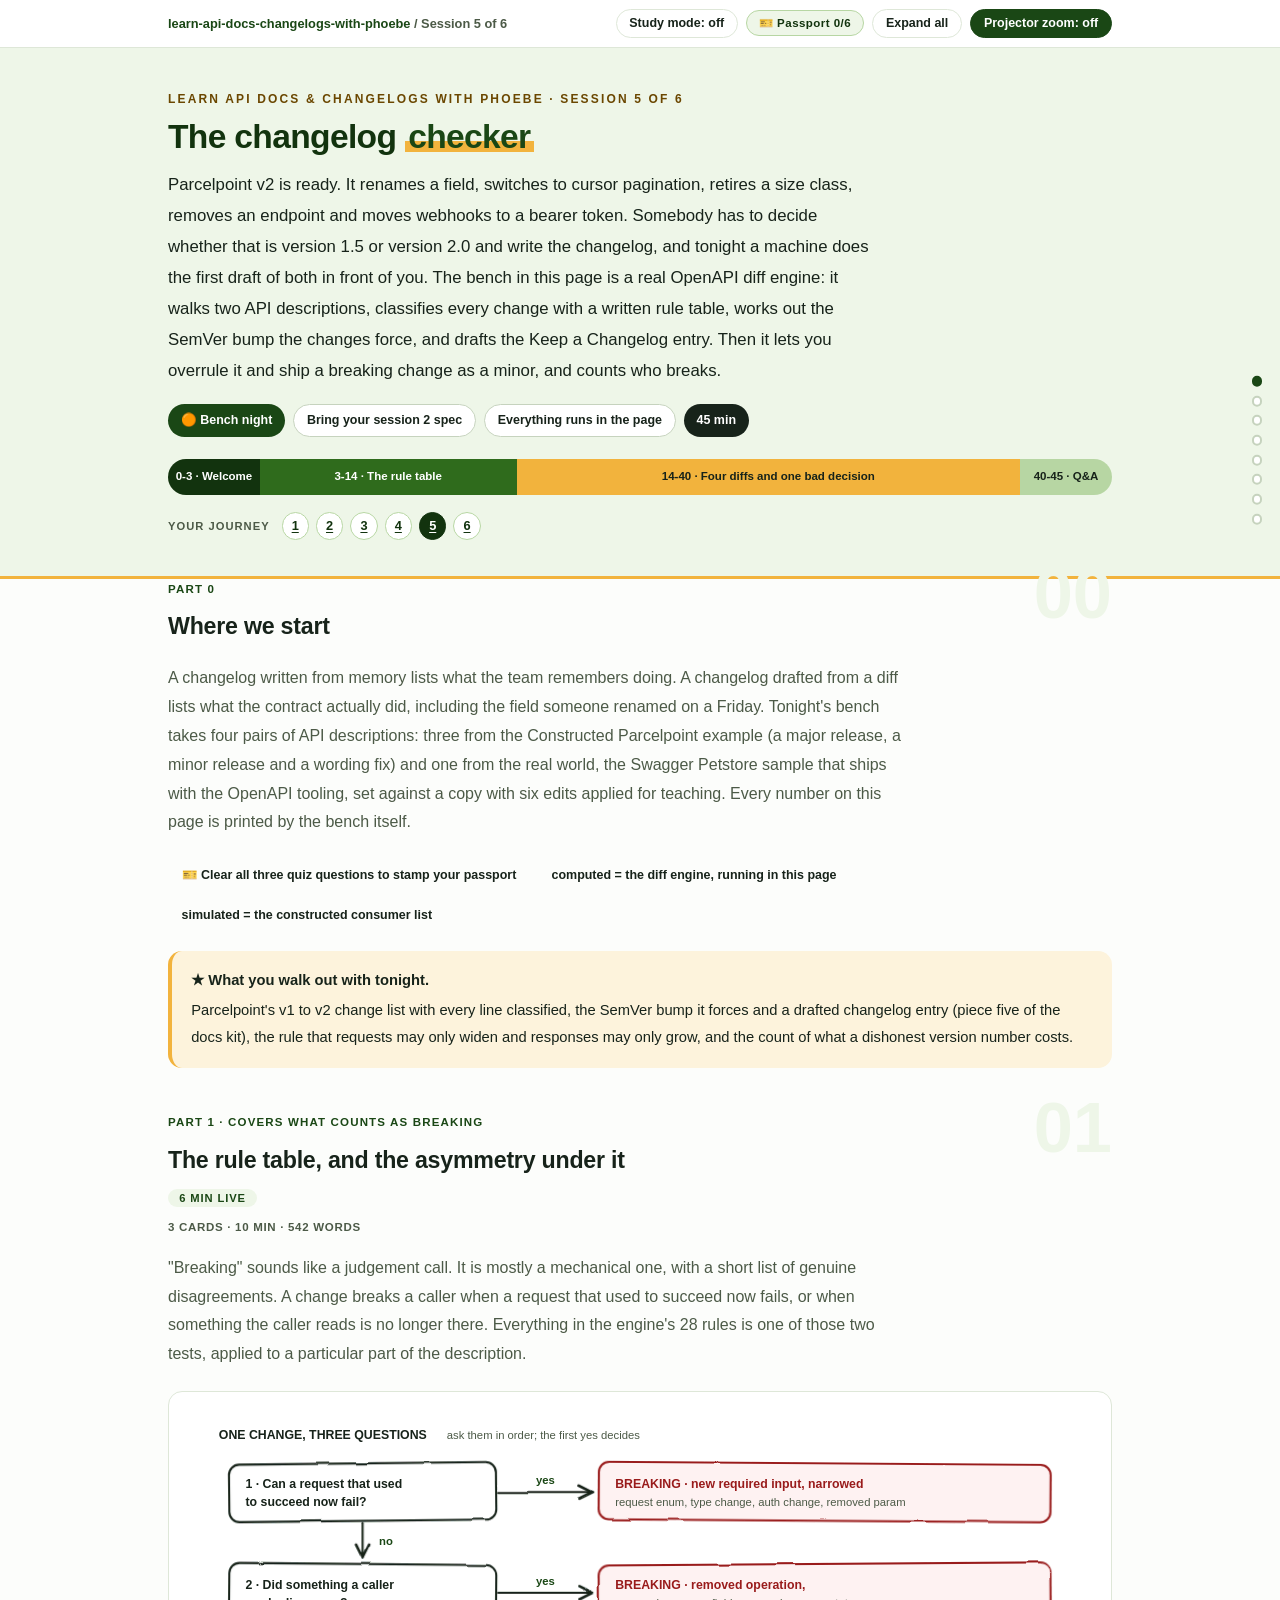
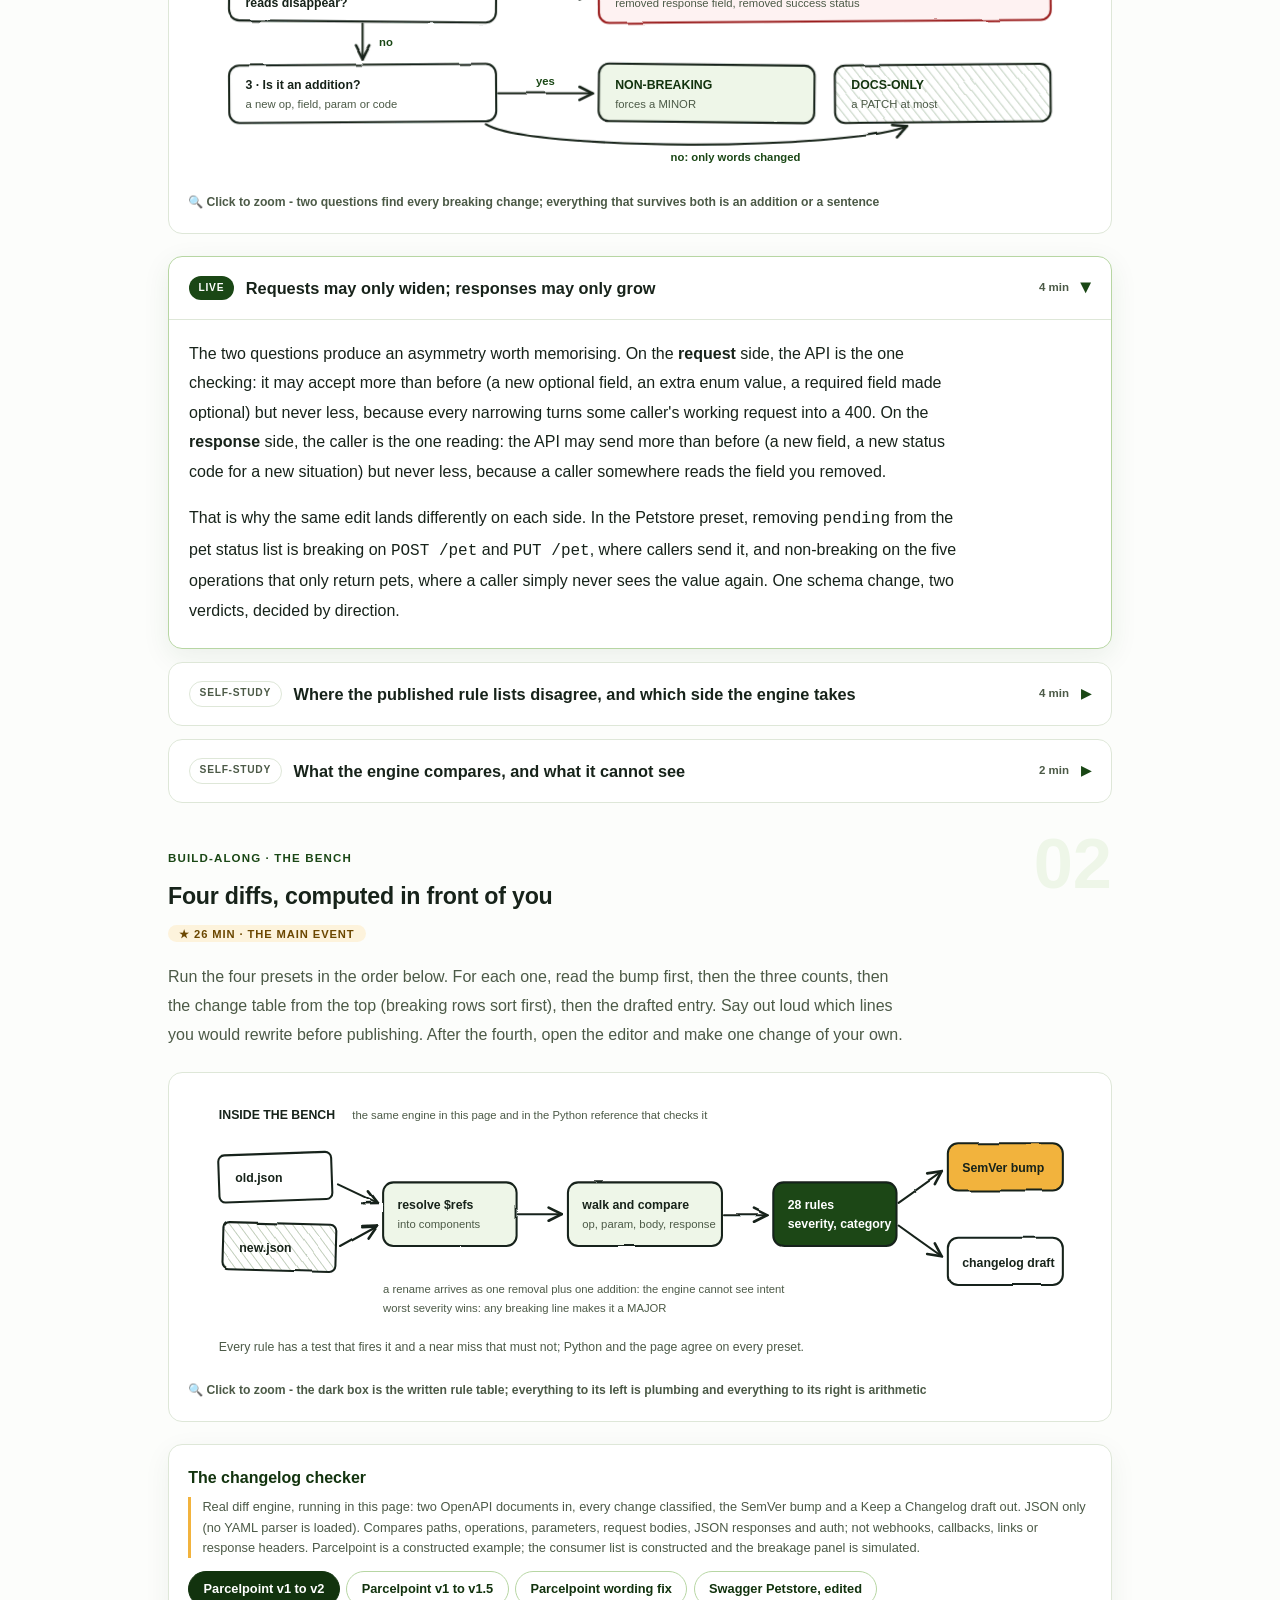
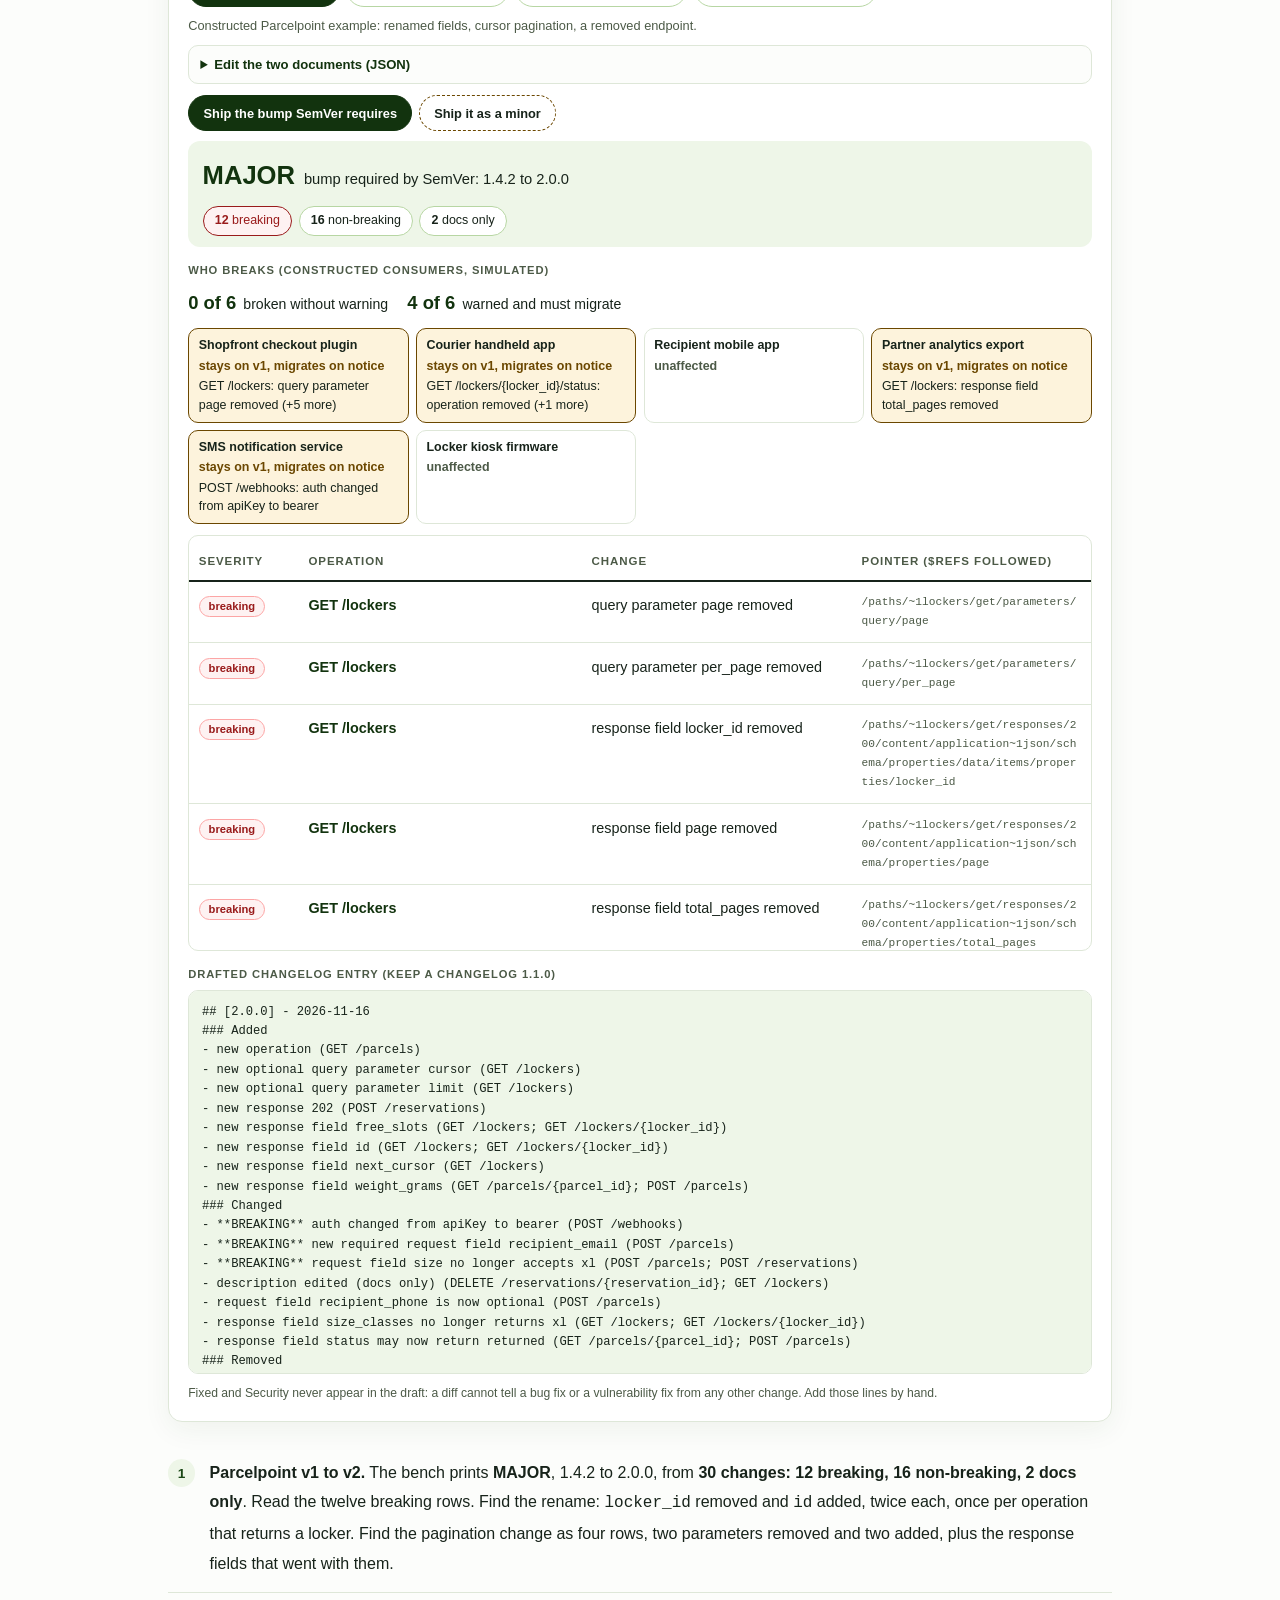
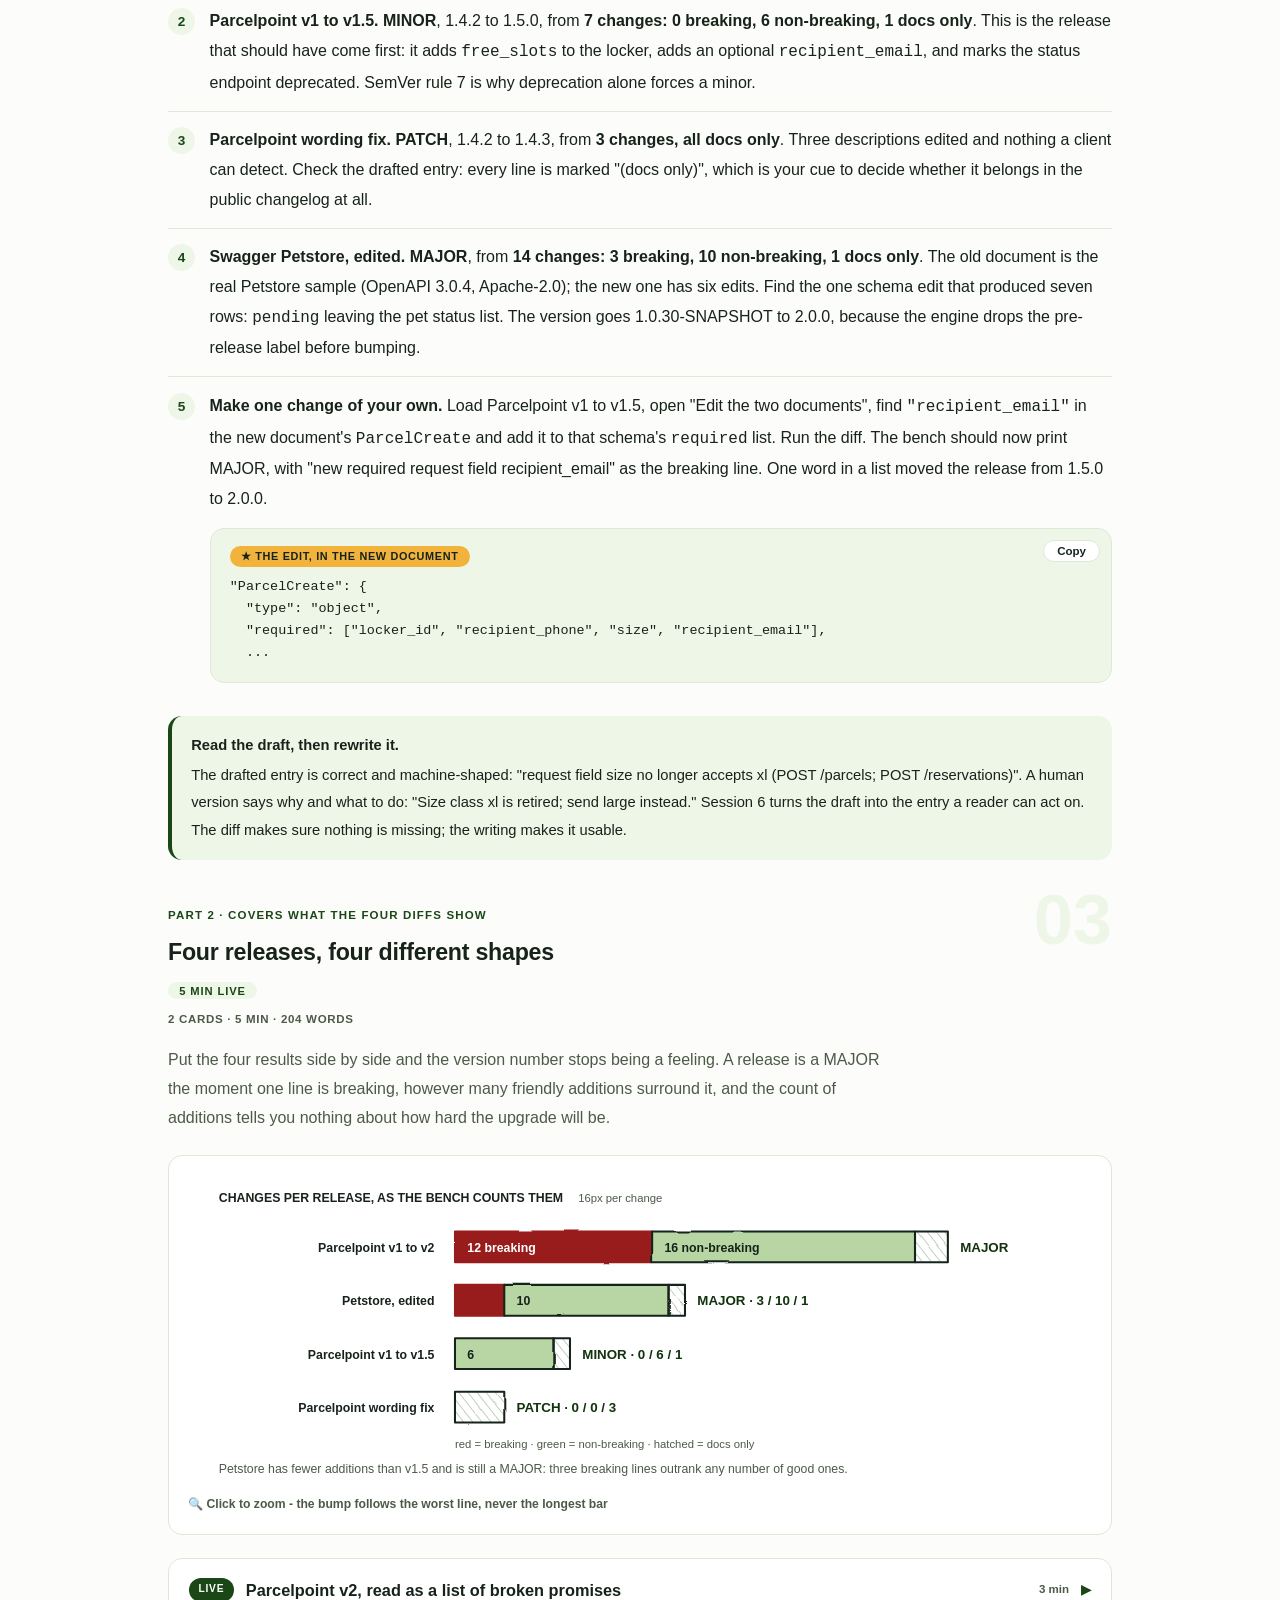
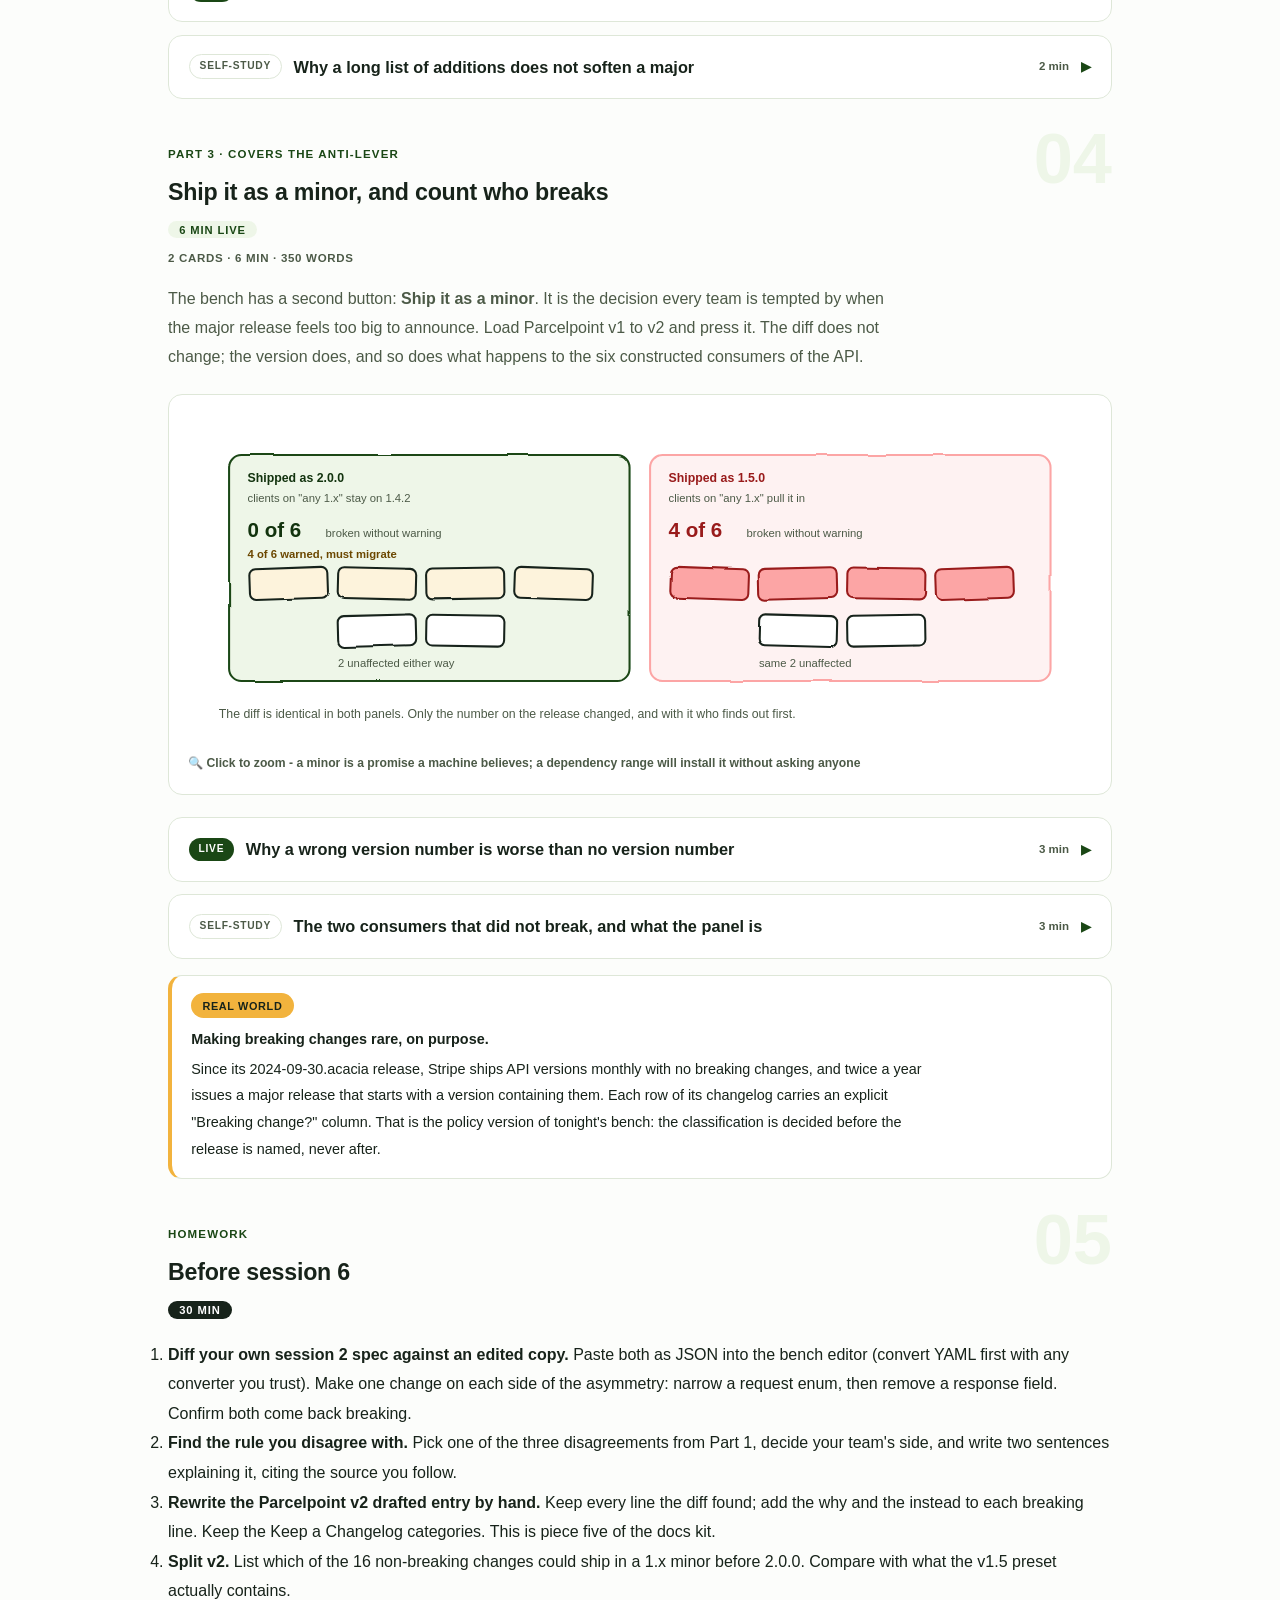
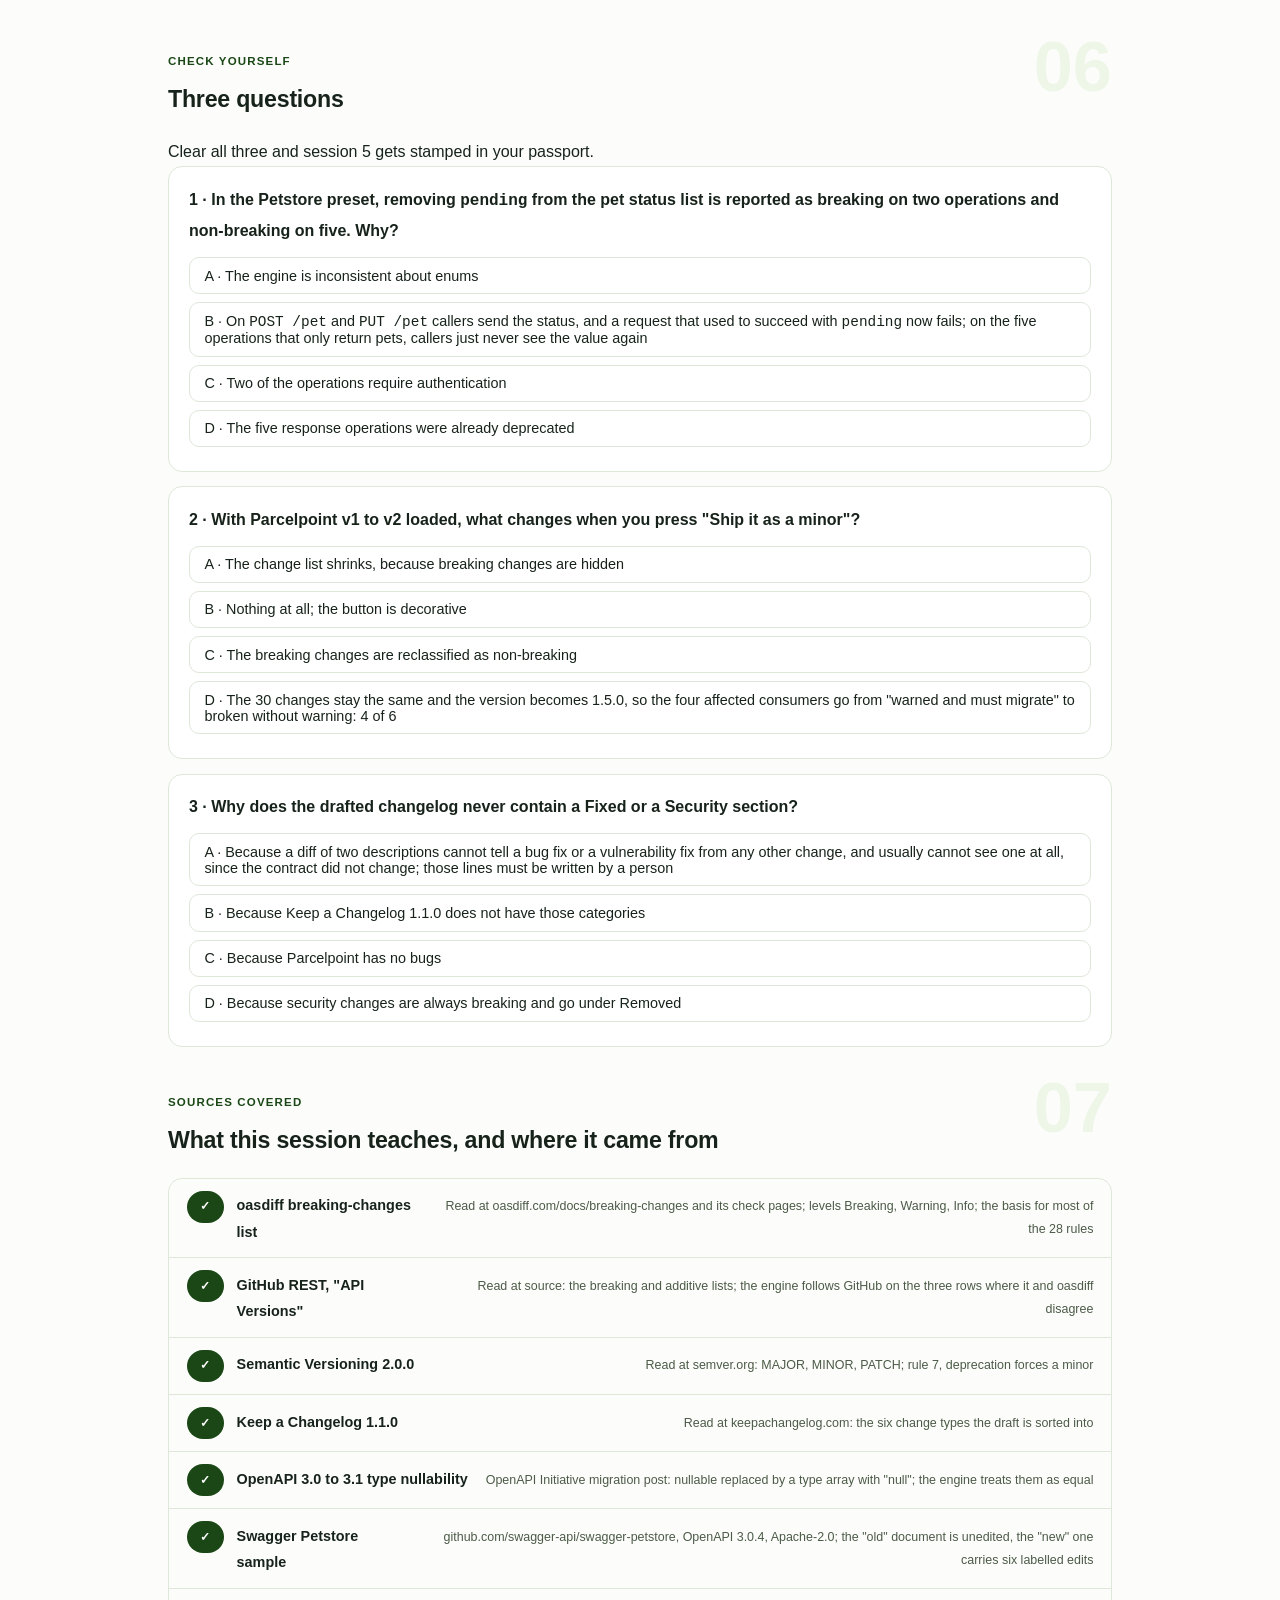
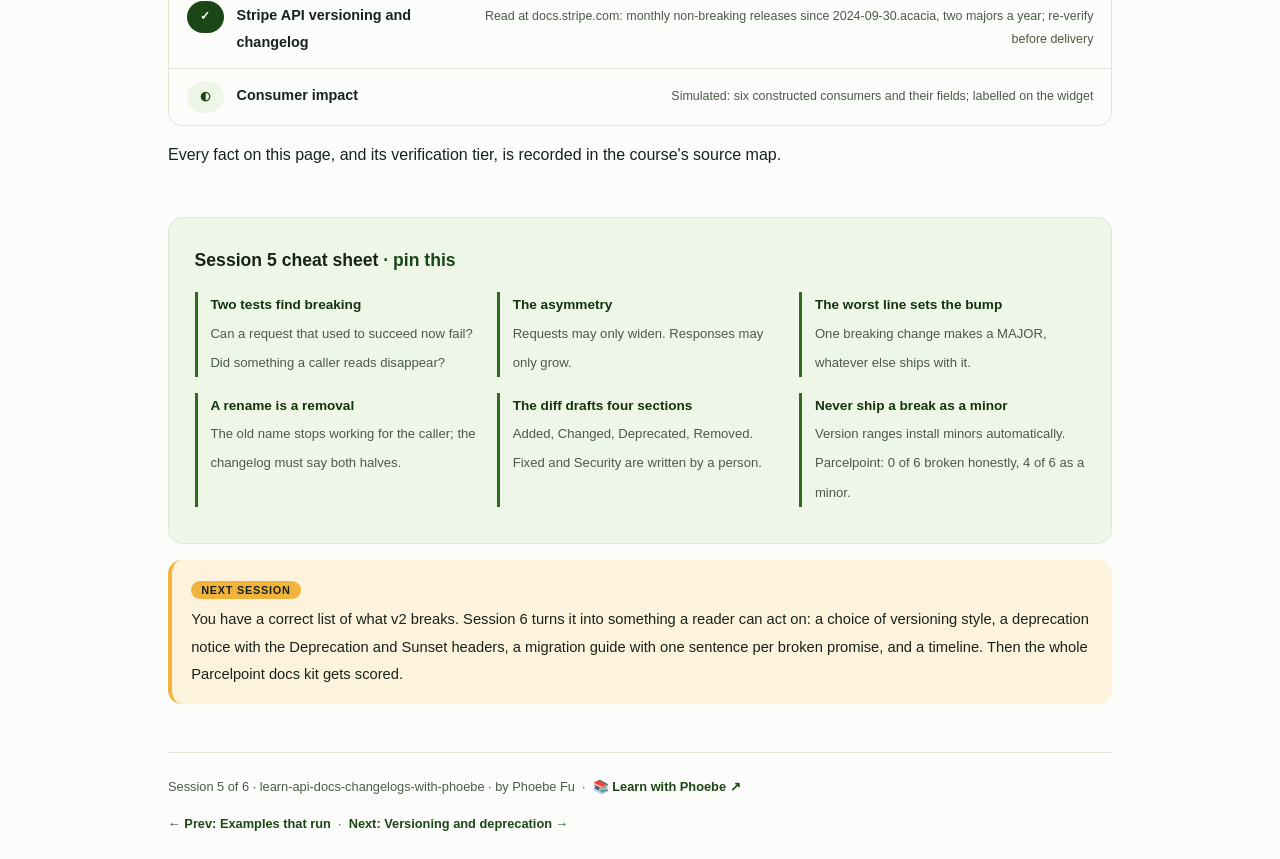
<file: courses/05-the-changelog-checker.html>
<!DOCTYPE html>
<html lang="en">
<head>
<meta charset="UTF-8">
<meta name="viewport" content="width=device-width, initial-scale=1.0">
<!-- social:start -->
<meta name="description" content="Session 5 of 6. A real OpenAPI diff engine in the page: two API descriptions in, every change classified breaking, non-breaking or docs-only, the SemVer bump it forces, and a drafted Keep a Changelog entry. Then ship a breaking change as a minor and watch who breaks.">
<meta property="og:type" content="article">
<meta property="og:site_name" content="Learn with Phoebe">
<meta property="og:title" content="The changelog checker - learn api docs changelogs with phoebe">
<meta property="og:description" content="Session 5 of 6. Diff two OpenAPI documents for real, get the SemVer bump and a changelog draft, and see what shipping a breaking change as a minor does to the people calling you.">
<meta property="og:url" content="https://phoebefu6.github.io/learn-api-docs-changelogs-with-phoebe/courses/05-the-changelog-checker.html">
<meta property="og:image" content="https://phoebefu6.github.io/learn-api-docs-changelogs-with-phoebe/assets/og-cover.png">
<meta property="og:image:width" content="1200">
<meta property="og:image:height" content="630">
<meta name="twitter:card" content="summary_large_image">
<meta name="twitter:title" content="The changelog checker - learn api docs changelogs with phoebe">
<meta name="twitter:description" content="Session 5 of 6. A real OpenAPI diff in the browser: breaking changes, SemVer, a changelog draft.">
<meta name="twitter:image" content="https://phoebefu6.github.io/learn-api-docs-changelogs-with-phoebe/assets/og-cover.png">
<!-- social:end -->
<title>Session 5 · The changelog checker - learn api docs changelogs with phoebe</title>
<link rel="stylesheet" href="../assets/style.css?v=2">
</head>
<body>

<div class="toolbar">
  <div class="wrap">
    <span class="crumb"><a href="../index.html">learn-api-docs-changelogs-with-phoebe</a> / Session 5 of 6</span>
    <button class="btn" id="toggle-all" type="button">Expand all</button>
    <button class="btn primary" id="zoom-toggle" type="button">Projector zoom: off</button>
  </div>
</div>

<header class="masthead">
  <div class="wrap">
    <div class="eyebrow">Learn API Docs &amp; Changelogs with Phoebe · Session 5 of 6</div>
    <h1>The changelog <span class="accent">checker</span></h1>
    <p class="sub">Parcelpoint v2 is ready. It renames a field, switches to cursor pagination, retires a size class, removes an endpoint and moves webhooks to a bearer token. Somebody has to decide whether that is version 1.5 or version 2.0 and write the changelog, and tonight a machine does the first draft of both in front of you. The bench in this page is a real OpenAPI diff engine: it walks two API descriptions, classifies every change with a written rule table, works out the SemVer bump the changes force, and drafts the Keep a Changelog entry. Then it lets you overrule it and ship a breaking change as a minor, and counts who breaks.</p>
    <div class="chip-row">
      <span class="chip level">🟠 Bench night</span>
      <span class="chip audience">Bring your session 2 spec</span>
      <span class="chip audience">Everything runs in the page</span>
      <span class="chip time">45 min</span>
    </div>
    <div class="agenda">
      <span class="a1" style="flex:1">0-3 · Welcome</span>
      <span class="a2" style="flex:3">3-14 · The rule table</span>
      <span class="a3" style="flex:6">14-40 · Four diffs and one bad decision</span>
      <span class="a4" style="flex:1">40-45 · Q&amp;A</span>
    </div>
  </div>
</header>

<main class="wrap">

  <section class="section" id="intro">
    <div class="section-kicker">
      <span class="klabel">Part 0</span>
      <h2>Where we start</h2>
    </div>
    <p class="lede">A changelog written from memory lists what the team remembers doing. A changelog drafted from a diff lists what the contract actually did, including the field someone renamed on a Friday. Tonight's bench takes four pairs of API descriptions: three from the Constructed Parcelpoint example (a major release, a minor release and a wording fix) and one from the real world, the Swagger Petstore sample that ships with the OpenAPI tooling, set against a copy with six edits applied for teaching. Every number on this page is printed by the bench itself.</p>

    <div class="legend">
      <span class="pill">🎫 Clear all three quiz questions to stamp your passport</span>
      <span class="pill">computed = the diff engine, running in this page</span>
      <span class="pill">simulated = the constructed consumer list</span>
    </div>

    <div class="callout win">
      <p><strong>★ What you walk out with tonight.</strong> Parcelpoint's v1 to v2 change list with every line classified, the SemVer bump it forces and a drafted changelog entry (piece five of the docs kit), the rule that requests may only widen and responses may only grow, and the count of what a dishonest version number costs.</p>
    </div>
  </section>

  <section class="section" id="part-1">
    <div class="section-kicker">
      <span class="klabel">Part 1 · covers what counts as breaking</span>
      <h2>The rule table, and the asymmetry under it</h2>
      <span class="tag concept">6 min live</span>
    </div>
    <p class="lede">"Breaking" sounds like a judgement call. It is mostly a mechanical one, with a short list of genuine disagreements. A change breaks a caller when a request that used to succeed now fails, or when something the caller reads is no longer there. Everything in the engine's 28 rules is one of those two tests, applied to a particular part of the description.</p>

    <figure class="zoomable">
      <svg viewBox="0 0 880 360" xmlns="http://www.w3.org/2000/svg" role="img" aria-label="A decision tree for classifying one change. First question: can a request that used to succeed now fail? Yes for a new required parameter or field, a narrowed request enum, a type change, an auth change or a removed parameter: breaking. Second question: did something a caller reads disappear? Yes for a removed operation, a removed response field or a removed success status: breaking. Third question: is it an addition? Yes: non-breaking, a minor. Otherwise only words changed: docs-only, a patch.">
        <defs>
          <filter id="s5aSk" x="-3%" y="-3%" width="106%" height="106%"><feTurbulence type="fractalNoise" baseFrequency="0.02" numOctaves="2" seed="53" result="n"/><feDisplacementMap in="SourceGraphic" in2="n" scale="2.4" xChannelSelector="R" yChannelSelector="G"/></filter>
          <pattern id="s5aHc" patternUnits="userSpaceOnUse" width="7" height="7" patternTransform="rotate(-38)"><line x1="0" y1="0" x2="0" y2="7" stroke="#1A4715" stroke-width="1" opacity=".5"/></pattern>
          <marker id="s5aAr" viewBox="0 0 10 10" refX="9" refY="5" markerWidth="8" markerHeight="8" orient="auto"><path d="M1 1 L9 5 L1 9" fill="none" stroke="#17231A" stroke-width="1.6" stroke-linecap="round"/></marker>
        </defs>
        <style>
          .s5aH { font: 800 12px Inter, sans-serif; fill: #17231A; }
          .s5aL { font: 600 12px Inter, sans-serif; fill: #17231A; }
          .s5aS { font: 400 11px Inter, sans-serif; fill: #4C5A47; }
          .s5aA { font: 700 11px Inter, sans-serif; fill: #1A4715; }
          .s5aR { font: 800 12px Inter, sans-serif; fill: #991B1B; }
          .s5aG { font: 800 12px Inter, sans-serif; fill: #12330E; }
          .s5aN { font: 400 12px Inter, sans-serif; fill: #4C5A47; }
        </style>

        <text class="s5aH" x="30" y="26">ONE CHANGE, THREE QUESTIONS</text>
        <text class="s5aS" x="252" y="26">ask them in order; the first yes decides</text>

        <g filter="url(#s5aSk)" fill="none" stroke="#17231A" stroke-width="2" stroke-linecap="round" stroke-linejoin="round">
          <rect x="40" y="50" width="260" height="56" rx="10" transform="rotate(-0.6 170 78)" fill="#FFFFFF"/>
          <rect x="40" y="148" width="260" height="56" rx="10" transform="rotate(0.5 170 176)" fill="#FFFFFF"/>
          <rect x="40" y="246" width="260" height="56" rx="10" transform="rotate(-0.4 170 274)" fill="#FFFFFF"/>
          <rect x="400" y="50" width="440" height="56" rx="10" transform="rotate(0.4 620 78)" fill="#FEF2F2" stroke="#991B1B"/>
          <rect x="400" y="148" width="440" height="56" rx="10" transform="rotate(-0.4 620 176)" fill="#FEF2F2" stroke="#991B1B"/>
          <rect x="400" y="246" width="210" height="56" rx="10" transform="rotate(0.6 505 274)" fill="#EEF6E8"/>
          <rect x="630" y="246" width="210" height="56" rx="10" transform="rotate(-0.5 735 274)" fill="url(#s5aHc)"/>
          <path d="M302 78 L394 78" marker-end="url(#s5aAr)"/>
          <path d="M302 176 L394 176" marker-end="url(#s5aAr)"/>
          <path d="M302 274 L394 274" marker-end="url(#s5aAr)"/>
          <path d="M170 108 L170 142" marker-end="url(#s5aAr)"/>
          <path d="M170 206 L170 240" marker-end="url(#s5aAr)"/>
          <path d="M290 304 C330 330 640 330 700 306" marker-end="url(#s5aAr)"/>
        </g>

        <text class="s5aL" x="56" y="74">1 · Can a request that used</text>
        <text class="s5aL" x="56" y="92">to succeed now fail?</text>
        <text class="s5aL" x="56" y="172">2 · Did something a caller</text>
        <text class="s5aL" x="56" y="190">reads disappear?</text>
        <text class="s5aL" x="56" y="270">3 · Is it an addition?</text>
        <text class="s5aS" x="56" y="288">a new op, field, param or code</text>

        <text class="s5aA" x="348" y="70" text-anchor="middle">yes</text>
        <text class="s5aA" x="348" y="168" text-anchor="middle">yes</text>
        <text class="s5aA" x="348" y="266" text-anchor="middle">yes</text>
        <text class="s5aA" x="186" y="130">no</text>
        <text class="s5aA" x="186" y="228">no</text>
        <text class="s5aA" x="470" y="340">no: only words changed</text>

        <text class="s5aR" x="416" y="74">BREAKING · new required input, narrowed</text>
        <text class="s5aS" x="416" y="92">request enum, type change, auth change, removed param</text>
        <text class="s5aR" x="416" y="172">BREAKING · removed operation,</text>
        <text class="s5aS" x="416" y="190">removed response field, removed success status</text>
        <text class="s5aG" x="416" y="270">NON-BREAKING</text>
        <text class="s5aS" x="416" y="288">forces a MINOR</text>
        <text class="s5aG" x="646" y="270">DOCS-ONLY</text>
        <text class="s5aS" x="646" y="288">a PATCH at most</text>
      </svg>
      <figcaption>🔍 Click to zoom - two questions find every breaking change; everything that survives both is an addition or a sentence</figcaption>
    </figure>

    <details class="card" open>
      <summary><span class="mode live">Live</span>Requests may only widen; responses may only grow<span class="mini">4 min</span><span class="caret">▶</span></summary>
      <div class="body">
        <p>The two questions produce an asymmetry worth memorising. On the <strong>request</strong> side, the API is the one checking: it may accept more than before (a new optional field, an extra enum value, a required field made optional) but never less, because every narrowing turns some caller's working request into a 400. On the <strong>response</strong> side, the caller is the one reading: the API may send more than before (a new field, a new status code for a new situation) but never less, because a caller somewhere reads the field you removed.</p>
        <p>That is why the same edit lands differently on each side. In the Petstore preset, removing <code>pending</code> from the pet status list is breaking on <code>POST /pet</code> and <code>PUT /pet</code>, where callers send it, and non-breaking on the five operations that only return pets, where a caller simply never sees the value again. One schema change, two verdicts, decided by direction.</p>
      </div>
    </details>

    <details class="card">
      <summary><span class="mode self">Self-study</span>Where the published rule lists disagree, and which side the engine takes<span class="mini">4 min</span><span class="caret">▶</span></summary>
      <div class="body">
        <p>The rule table is built from two published sources read for this session: the breaking-changes list of oasdiff, an open-source OpenAPI diff tool, and GitHub's REST "API versions" page, which lists what GitHub treats as breaking and as additive. They agree on most rows. They disagree on three, and the disagreement is the lesson.</p>
        <p><strong>Removing an optional response field.</strong> GitHub lists "removing or renaming a parameter or response field" as breaking. oasdiff classifies a removed <em>required</em> response property as breaking but a removed <em>optional</em> one as informational, on the reasoning that a client already had to cope with its absence. The engine follows GitHub: a field that was documented and usually present is one somebody reads.</p>
        <p><strong>A new value in a response enum.</strong> GitHub lists adding enum values as additive. oasdiff raises it as a warning, because a client with an exhaustive switch over the values crashes on the new one. The engine follows GitHub and calls it non-breaking; the Recipient app in the consumer panel is the client oasdiff is worried about, and Part 3 comes back to it.</p>
        <p><strong>Removing a parameter.</strong> GitHub: breaking. oasdiff: "potentially breaking" (a warning), since many servers ignore unknown parameters and the old call still succeeds. The engine follows GitHub, because a caller still sending <code>page</code> to a cursor API gets the first page forever and no error to tell them.</p>
        <p>None of these is settled. Write your own team's choice down next to your rule table, and say which source it follows.</p>
      </div>
    </details>

    <details class="card">
      <summary><span class="mode self">Self-study</span>What the engine compares, and what it cannot see<span class="mini">2 min</span><span class="caret">▶</span></summary>
      <div class="body">
        <p>It compares paths and operations, parameters (path-level ones merged in), request bodies and responses for the JSON media type, and auth requirements, following <code>$ref</code> pointers into <code>components</code>. It reads OpenAPI 3.0 <code>nullable: true</code> and the 3.1 type array <code>["string", "null"]</code> as the same thing, so a migration between them is not reported as a type change.</p>
        <p>It does not compare top-level webhooks, callbacks, links, response headers, non-JSON media types, or a response field changing from required to optional; it reads JSON only, because no YAML parser is loaded in the page. And it cannot see intent. A rename arrives as one removal and one addition, which is the truth for the caller: the old name stops working. A bug fix is invisible, because the description did not change, which is why the drafted entry never has a Fixed or Security section.</p>
      </div>
    </details>
  </section>

  <section class="section" id="bench">
    <div class="section-kicker">
      <span class="klabel">Build-along · the bench</span>
      <h2>Four diffs, computed in front of you</h2>
      <span class="tag demo">★ 26 min · the main event</span>
    </div>
    <p class="lede">Run the four presets in the order below. For each one, read the bump first, then the three counts, then the change table from the top (breaking rows sort first), then the drafted entry. Say out loud which lines you would rewrite before publishing. After the fourth, open the editor and make one change of your own.</p>

    <figure class="zoomable">
      <svg viewBox="0 0 880 270" xmlns="http://www.w3.org/2000/svg" role="img" aria-label="What the engine does, as a pipeline: two OpenAPI documents, old and new, have their refs resolved, then are walked path by path, operation by operation, through parameters, request bodies and responses. Each difference is matched to one rule, which fixes its severity and its changelog category. The worst severity sets the SemVer bump, and the categorised lines become the drafted changelog entry.">
        <defs>
          <filter id="s5bSk" x="-3%" y="-3%" width="106%" height="106%"><feTurbulence type="fractalNoise" baseFrequency="0.02" numOctaves="2" seed="61" result="n"/><feDisplacementMap in="SourceGraphic" in2="n" scale="2.4" xChannelSelector="R" yChannelSelector="G"/></filter>
          <pattern id="s5bHc" patternUnits="userSpaceOnUse" width="7" height="7" patternTransform="rotate(-38)"><line x1="0" y1="0" x2="0" y2="7" stroke="#1A4715" stroke-width="1" opacity=".5"/></pattern>
          <marker id="s5bAr" viewBox="0 0 10 10" refX="9" refY="5" markerWidth="8" markerHeight="8" orient="auto"><path d="M1 1 L9 5 L1 9" fill="none" stroke="#17231A" stroke-width="1.6" stroke-linecap="round"/></marker>
        </defs>
        <style>
          .s5bH { font: 800 12px Inter, sans-serif; fill: #17231A; }
          .s5bL { font: 600 12px Inter, sans-serif; fill: #17231A; }
          .s5bS { font: 400 11px Inter, sans-serif; fill: #4C5A47; }
          .s5bW { font: 800 12px Inter, sans-serif; fill: #FFFFFF; }
          .s5bN { font: 400 12px Inter, sans-serif; fill: #4C5A47; }
        </style>

        <text class="s5bH" x="30" y="26">INSIDE THE BENCH</text>
        <text class="s5bS" x="160" y="26">the same engine in this page and in the Python reference that checks it</text>

        <g filter="url(#s5bSk)" fill="none" stroke="#17231A" stroke-width="2" stroke-linecap="round" stroke-linejoin="round">
          <rect x="30" y="60" width="110" height="46" rx="6" transform="rotate(-2 85 83)" fill="#FFFFFF"/>
          <rect x="34" y="128" width="110" height="46" rx="6" transform="rotate(1.5 89 151)" fill="url(#s5bHc)"/>
          <rect x="190" y="88" width="130" height="62" rx="10" fill="#EEF6E8"/>
          <rect x="370" y="88" width="150" height="62" rx="10" fill="#EEF6E8"/>
          <rect x="570" y="88" width="120" height="62" rx="10" fill="#1A4715"/>
          <rect x="740" y="50" width="112" height="46" rx="10" fill="#F2B33D"/>
          <rect x="740" y="142" width="112" height="46" rx="10" fill="#FFFFFF"/>
          <path d="M146 90 L184 108" marker-end="url(#s5bAr)"/>
          <path d="M148 150 L184 130" marker-end="url(#s5bAr)"/>
          <path d="M322 119 L364 119" marker-end="url(#s5bAr)"/>
          <path d="M522 119 L564 119" marker-end="url(#s5bAr)"/>
          <path d="M692 108 L734 78" marker-end="url(#s5bAr)"/>
          <path d="M692 130 L734 160" marker-end="url(#s5bAr)"/>
        </g>

        <text class="s5bL" x="46" y="88">old.json</text>
        <text class="s5bL" x="50" y="156">new.json</text>
        <text class="s5bL" x="204" y="114">resolve $refs</text>
        <text class="s5bS" x="204" y="132">into components</text>
        <text class="s5bL" x="384" y="114">walk and compare</text>
        <text class="s5bS" x="384" y="132">op, param, body, response</text>
        <text class="s5bW" x="584" y="114">28 rules</text>
        <text class="s5bW" x="584" y="132">severity, category</text>
        <text class="s5bL" x="754" y="78">SemVer bump</text>
        <text class="s5bL" x="754" y="170">changelog draft</text>

        <text class="s5bS" x="190" y="196">a rename arrives as one removal plus one addition: the engine cannot see intent</text>
        <text class="s5bS" x="190" y="214">worst severity wins: any breaking line makes it a MAJOR</text>
        <text class="s5bN" x="30" y="252">Every rule has a test that fires it and a near miss that must not; Python and the page agree on every preset.</text>
      </svg>
      <figcaption>🔍 Click to zoom - the dark box is the written rule table; everything to its left is plumbing and everything to its right is arithmetic</figcaption>
    </figure>

    <div class="adc-bench" data-preset="pp-major"></div>

    <div class="steps">
      <div class="step">
        <p><strong>Parcelpoint v1 to v2.</strong> The bench prints <strong>MAJOR</strong>, 1.4.2 to 2.0.0, from <strong>30 changes: 12 breaking, 16 non-breaking, 2 docs only</strong>. Read the twelve breaking rows. Find the rename: <code>locker_id</code> removed and <code>id</code> added, twice each, once per operation that returns a locker. Find the pagination change as four rows, two parameters removed and two added, plus the response fields that went with them.</p>
      </div>
      <div class="step">
        <p><strong>Parcelpoint v1 to v1.5.</strong> <strong>MINOR</strong>, 1.4.2 to 1.5.0, from <strong>7 changes: 0 breaking, 6 non-breaking, 1 docs only</strong>. This is the release that should have come first: it adds <code>free_slots</code> to the locker, adds an optional <code>recipient_email</code>, and marks the status endpoint deprecated. SemVer rule 7 is why deprecation alone forces a minor.</p>
      </div>
      <div class="step">
        <p><strong>Parcelpoint wording fix.</strong> <strong>PATCH</strong>, 1.4.2 to 1.4.3, from <strong>3 changes, all docs only</strong>. Three descriptions edited and nothing a client can detect. Check the drafted entry: every line is marked "(docs only)", which is your cue to decide whether it belongs in the public changelog at all.</p>
      </div>
      <div class="step">
        <p><strong>Swagger Petstore, edited.</strong> <strong>MAJOR</strong>, from <strong>14 changes: 3 breaking, 10 non-breaking, 1 docs only</strong>. The old document is the real Petstore sample (OpenAPI 3.0.4, Apache-2.0); the new one has six edits. Find the one schema edit that produced seven rows: <code>pending</code> leaving the pet status list. The version goes 1.0.30-SNAPSHOT to 2.0.0, because the engine drops the pre-release label before bumping.</p>
      </div>
      <div class="step">
        <p><strong>Make one change of your own.</strong> Load Parcelpoint v1 to v1.5, open "Edit the two documents", find <code>"recipient_email"</code> in the new document's <code>ParcelCreate</code> and add it to that schema's <code>required</code> list. Run the diff. The bench should now print MAJOR, with "new required request field recipient_email" as the breaking line. One word in a list moved the release from 1.5.0 to 2.0.0.</p>
        <div class="prompt-box good"><span class="label">★ The edit, in the new document</span>"ParcelCreate": {
  "type": "object",
  "required": ["locker_id", "recipient_phone", "size", "recipient_email"],
  ...</div>
      </div>
    </div>

    <div class="callout tip">
      <p><strong>Read the draft, then rewrite it.</strong> The drafted entry is correct and machine-shaped: "request field size no longer accepts xl (POST /parcels; POST /reservations)". A human version says why and what to do: "Size class xl is retired; send large instead." Session 6 turns the draft into the entry a reader can act on. The diff makes sure nothing is missing; the writing makes it usable.</p>
    </div>
  </section>

  <section class="section" id="part-2">
    <div class="section-kicker">
      <span class="klabel">Part 2 · covers what the four diffs show</span>
      <h2>Four releases, four different shapes</h2>
      <span class="tag concept">5 min live</span>
    </div>
    <p class="lede">Put the four results side by side and the version number stops being a feeling. A release is a MAJOR the moment one line is breaking, however many friendly additions surround it, and the count of additions tells you nothing about how hard the upgrade will be.</p>

    <figure class="zoomable">
      <svg viewBox="0 0 880 300" xmlns="http://www.w3.org/2000/svg" role="img" aria-label="Stacked bars of change counts printed by the bench for four presets. Parcelpoint v1 to v2: 12 breaking, 16 non-breaking, 2 docs-only, MAJOR. Petstore edited: 3 breaking, 10 non-breaking, 1 docs-only, MAJOR. Parcelpoint v1 to v1.5: 0 breaking, 6 non-breaking, 1 docs-only, MINOR. Parcelpoint wording fix: 3 docs-only, PATCH.">
        <defs>
          <filter id="s5cSk" x="-3%" y="-3%" width="106%" height="106%"><feTurbulence type="fractalNoise" baseFrequency="0.02" numOctaves="2" seed="67" result="n"/><feDisplacementMap in="SourceGraphic" in2="n" scale="2.4" xChannelSelector="R" yChannelSelector="G"/></filter>
          <pattern id="s5cHc" patternUnits="userSpaceOnUse" width="7" height="7" patternTransform="rotate(-38)"><line x1="0" y1="0" x2="0" y2="7" stroke="#1A4715" stroke-width="1" opacity=".5"/></pattern>
        </defs>
        <style>
          .s5cH { font: 800 12px Inter, sans-serif; fill: #17231A; }
          .s5cL { font: 600 12px Inter, sans-serif; fill: #17231A; }
          .s5cS { font: 400 11px Inter, sans-serif; fill: #4C5A47; }
          .s5cW { font: 800 12px Inter, sans-serif; fill: #FFFFFF; }
          .s5cK { font: 800 12px Inter, sans-serif; fill: #17231A; }
          .s5cV { font: 800 13px Inter, sans-serif; fill: #12330E; }
          .s5cN { font: 400 12px Inter, sans-serif; fill: #4C5A47; }
        </style>

        <text class="s5cH" x="30" y="26">CHANGES PER RELEASE, AS THE BENCH COUNTS THEM</text>
        <text class="s5cS" x="380" y="26">16px per change</text>

        <g filter="url(#s5cSk)" fill="none" stroke="#17231A" stroke-width="2" stroke-linecap="round" stroke-linejoin="round">
          <rect x="260" y="55" width="192" height="30" fill="#991B1B" stroke="#991B1B"/>
          <rect x="452" y="55" width="256" height="30" fill="#B7D6A3"/>
          <rect x="708" y="55" width="32" height="30" fill="url(#s5cHc)"/>
          <rect x="260" y="107" width="48" height="30" fill="#991B1B" stroke="#991B1B"/>
          <rect x="308" y="107" width="160" height="30" fill="#B7D6A3"/>
          <rect x="468" y="107" width="16" height="30" fill="url(#s5cHc)"/>
          <rect x="260" y="159" width="96" height="30" fill="#B7D6A3"/>
          <rect x="356" y="159" width="16" height="30" fill="url(#s5cHc)"/>
          <rect x="260" y="211" width="48" height="30" fill="url(#s5cHc)"/>
        </g>

        <text class="s5cL" x="240" y="75" text-anchor="end">Parcelpoint v1 to v2</text>
        <text class="s5cL" x="240" y="127" text-anchor="end">Petstore, edited</text>
        <text class="s5cL" x="240" y="179" text-anchor="end">Parcelpoint v1 to v1.5</text>
        <text class="s5cL" x="240" y="231" text-anchor="end">Parcelpoint wording fix</text>

        <text class="s5cW" x="272" y="75">12 breaking</text>
        <text class="s5cK" x="464" y="75">16 non-breaking</text>
        <text class="s5cV" x="752" y="75">MAJOR</text>
        <text class="s5cK" x="320" y="127">10</text>
        <text class="s5cV" x="496" y="127">MAJOR · 3 / 10 / 1</text>
        <text class="s5cK" x="272" y="179">6</text>
        <text class="s5cV" x="384" y="179">MINOR · 0 / 6 / 1</text>
        <text class="s5cV" x="320" y="231">PATCH · 0 / 0 / 3</text>

        <text class="s5cS" x="260" y="266">red = breaking · green = non-breaking · hatched = docs only</text>
        <text class="s5cN" x="30" y="290">Petstore has fewer additions than v1.5 and is still a MAJOR: three breaking lines outrank any number of good ones.</text>
      </svg>
      <figcaption>🔍 Click to zoom - the bump follows the worst line, never the longest bar</figcaption>
    </figure>

    <details class="card">
      <summary><span class="mode live">Live</span>Parcelpoint v2, read as a list of broken promises<span class="mini">3 min</span><span class="caret">▶</span></summary>
      <div class="body">
        <p>Grouped the way the drafted entry groups them, the twelve breaking changes become ten lines. <strong>Removed (7 lines):</strong> the status endpoint; the <code>page</code> and <code>per_page</code> parameters; the <code>locker_id</code>, <code>page</code> and <code>total_pages</code> response fields; the 201 response on reservations. <strong>Changed (3 lines):</strong> webhooks moved from the API key to a bearer token; <code>recipient_email</code> is a new required field; size <code>xl</code> is no longer accepted on parcels or reservations.</p>
        <p>Each of the ten needs a sentence in session 6's migration guide: what to send or read instead, and by when. Notice that the bench found the 201-to-202 switch on <code>POST /reservations</code>, which no one would list as a "feature": a client that checks for 201 treats every reservation as a failure from the day v2 ships.</p>
      </div>
    </details>

    <details class="card">
      <summary><span class="mode self">Self-study</span>Why a long list of additions does not soften a major<span class="mini">2 min</span><span class="caret">▶</span></summary>
      <div class="body">
        <p>Semantic Versioning 2.0.0 sets the bump by the most serious change: MAJOR for incompatible API changes, MINOR for backward-compatible functionality, PATCH for backward-compatible bug fixes. It has no notion of averaging. Twelve breaking changes and sixteen additions is a major release with sixteen additions in it, and the additions can be shipped earlier, in a minor, if the team wants them out sooner. That is exactly what the v1.5 preset is: the additive half of v2, released on its own.</p>
      </div>
    </details>
  </section>

  <section class="section" id="part-3">
    <div class="section-kicker">
      <span class="klabel">Part 3 · covers the anti-lever</span>
      <h2>Ship it as a minor, and count who breaks</h2>
      <span class="tag concept">6 min live</span>
    </div>
    <p class="lede">The bench has a second button: <strong>Ship it as a minor</strong>. It is the decision every team is tempted by when the major release feels too big to announce. Load Parcelpoint v1 to v2 and press it. The diff does not change; the version does, and so does what happens to the six constructed consumers of the API.</p>

    <figure class="zoomable">
      <svg viewBox="0 0 880 320" xmlns="http://www.w3.org/2000/svg" role="img" aria-label="Before and after for the same twelve breaking changes. Left, shipped honestly as 2.0.0: the four affected consumers stay on version 1 and are warned, so 0 of 6 break without warning and 4 of 6 must migrate on notice. Right, shipped as 1.5.0: clients that accept any 1.x version pull it in automatically, and 4 of 6 consumers break on their next deploy with no warning. The Recipient app and the kiosk firmware are unaffected either way.">
        <defs>
          <filter id="s5dSk" x="-3%" y="-3%" width="106%" height="106%"><feTurbulence type="fractalNoise" baseFrequency="0.02" numOctaves="2" seed="71" result="n"/><feDisplacementMap in="SourceGraphic" in2="n" scale="2.4" xChannelSelector="R" yChannelSelector="G"/></filter>
          <marker id="s5dAr" viewBox="0 0 10 10" refX="9" refY="5" markerWidth="8" markerHeight="8" orient="auto"><path d="M1 1 L9 5 L1 9" fill="none" stroke="#17231A" stroke-width="1.6" stroke-linecap="round"/></marker>
        </defs>
        <style>
          .s5dH { font: 800 12px Inter, sans-serif; fill: #17231A; }
          .s5dL { font: 600 11.5px Inter, sans-serif; fill: #17231A; }
          .s5dS { font: 400 11px Inter, sans-serif; fill: #4C5A47; }
          .s5dB { font: 800 11px Inter, sans-serif; fill: #6B4700; }
          .s5dR { font: 800 12px Inter, sans-serif; fill: #991B1B; }
          .s5dG { font: 800 12px Inter, sans-serif; fill: #12330E; }
          .s5dV { font: 800 20px Inter, sans-serif; fill: #12330E; }
          .s5dX { font: 800 20px Inter, sans-serif; fill: #991B1B; }
          .s5dN { font: 400 12px Inter, sans-serif; fill: #4C5A47; }
        </style>

        <g filter="url(#s5dSk)" fill="none" stroke="#17231A" stroke-width="2" stroke-linecap="round" stroke-linejoin="round">
          <rect x="40" y="40" width="390" height="220" rx="12" fill="#EEF6E8" stroke="#1A4715"/>
          <rect x="450" y="40" width="390" height="220" rx="12" fill="#FEF2F2" stroke="#FCA5A5"/>
          <!-- left: four warned consumers, two unaffected -->
          <rect x="60" y="150" width="76" height="30" rx="6" transform="rotate(-2 98 165)" fill="#FDF3DC"/>
          <rect x="146" y="150" width="76" height="30" rx="6" transform="rotate(1.5 184 165)" fill="#FDF3DC"/>
          <rect x="232" y="150" width="76" height="30" rx="6" transform="rotate(-1 270 165)" fill="#FDF3DC"/>
          <rect x="318" y="150" width="76" height="30" rx="6" transform="rotate(2 356 165)" fill="#FDF3DC"/>
          <rect x="146" y="196" width="76" height="30" rx="6" transform="rotate(-1.5 184 211)" fill="#FFFFFF"/>
          <rect x="232" y="196" width="76" height="30" rx="6" transform="rotate(1 270 211)" fill="#FFFFFF"/>
          <!-- right: four broken, two unaffected -->
          <rect x="470" y="150" width="76" height="30" rx="6" transform="rotate(2 508 165)" fill="#FCA5A5" stroke="#991B1B"/>
          <rect x="556" y="150" width="76" height="30" rx="6" transform="rotate(-1.5 594 165)" fill="#FCA5A5" stroke="#991B1B"/>
          <rect x="642" y="150" width="76" height="30" rx="6" transform="rotate(1 680 165)" fill="#FCA5A5" stroke="#991B1B"/>
          <rect x="728" y="150" width="76" height="30" rx="6" transform="rotate(-2 766 165)" fill="#FCA5A5" stroke="#991B1B"/>
          <rect x="556" y="196" width="76" height="30" rx="6" transform="rotate(1.5 594 211)" fill="#FFFFFF"/>
          <rect x="642" y="196" width="76" height="30" rx="6" transform="rotate(-1 680 211)" fill="#FFFFFF"/>
        </g>

        <text class="s5dG" x="58" y="66">Shipped as 2.0.0</text>
        <text class="s5dS" x="58" y="86">clients on "any 1.x" stay on 1.4.2</text>
        <text class="s5dV" x="58" y="120">0 of 6</text>
        <text class="s5dS" x="134" y="120">broken without warning</text>
        <text class="s5dB" x="58" y="140">4 of 6 warned, must migrate</text>

        <text class="s5dR" x="468" y="66">Shipped as 1.5.0</text>
        <text class="s5dS" x="468" y="86">clients on "any 1.x" pull it in</text>
        <text class="s5dX" x="468" y="120">4 of 6</text>
        <text class="s5dS" x="544" y="120">broken without warning</text>

        <text class="s5dS" x="146" y="246">2 unaffected either way</text>
        <text class="s5dS" x="556" y="246">same 2 unaffected</text>
        <text class="s5dN" x="30" y="296">The diff is identical in both panels. Only the number on the release changed, and with it who finds out first.</text>
      </svg>
      <figcaption>🔍 Click to zoom - a minor is a promise a machine believes; a dependency range will install it without asking anyone</figcaption>
    </figure>

    <details class="card">
      <summary><span class="mode live">Live</span>Why a wrong version number is worse than no version number<span class="mini">3 min</span><span class="caret">▶</span></summary>
      <div class="body">
        <p>Version numbers are read by machines before people. A client library that depends on "any 1.x at or above 1.4.2" (a caret range such as <code>^1.4.2</code> in npm works this way) treats 1.5.0 as safe to install automatically. Shipped honestly, 2.0.0 sits outside that range: nothing upgrades until a person decides to, and that person can read the migration guide first. Shipped as 1.5.0, the upgrade happens on the next deploy of every consumer, and the first anyone hears of the renamed field is an error in production.</p>
        <p>On the bench, with v1 to v2 loaded: the honest bump prints <strong>0 of 6 broken without warning, 4 of 6 warned and must migrate</strong>. Ship it as a minor and it prints <strong>4 of 6 broken without warning</strong>, with the version reading 1.5.0. The four are the Shopfront checkout plugin (six hits, from <code>page</code> to the xl size), the Courier handheld app (the removed status endpoint and the lost 201), the Partner analytics export (<code>total_pages</code>) and the SMS notification service (the auth change).</p>
      </div>
    </details>

    <details class="card">
      <summary><span class="mode self">Self-study</span>The two consumers that did not break, and what the panel is<span class="mini">3 min</span><span class="caret">▶</span></summary>
      <div class="body">
        <p>The Locker kiosk firmware reads only <code>address</code> and <code>open_24h</code> from a locker, and cancels reservations; nothing it touches changed. The Recipient mobile app reads a parcel's <code>status</code>, which in v2 may now return <code>returned</code>. By the rule table that is non-breaking, and the panel counts it as unaffected. If the app's code handles the four old statuses in an exhaustive switch with no default, it will still fall over on the first returned parcel. That is precisely oasdiff's reason for warning on new response enum values, and it is the case for writing "status may return new values; handle unknown ones" in your reference from day one.</p>
        <p>The consumer panel is a simulation. The six consumers and the fields each one reads are constructed for teaching; a consumer counts as broken when a breaking change is operation-wide (a removed operation, an auth change, a new required input, a lost success status) or names a field it reads. Real impact needs real usage data, such as which fields your clients actually send and read. The diff underneath is real.</p>
      </div>
    </details>

    <div class="callout example">
      <span class="ex-pill">Real world</span>
      <p><strong>Making breaking changes rare, on purpose.</strong> Since its 2024-09-30.acacia release, Stripe ships API versions monthly with no breaking changes, and twice a year issues a major release that starts with a version containing them. Each row of its changelog carries an explicit "Breaking change?" column. That is the policy version of tonight's bench: the classification is decided before the release is named, never after.</p>
    </div>
  </section>

  <section class="section" id="exercise">
    <div class="section-kicker">
      <span class="klabel">Homework</span>
      <h2>Before session 6</h2>
      <span class="tag exercise">30 min</span>
    </div>
    <ol>
      <li><strong>Diff your own session 2 spec against an edited copy.</strong> Paste both as JSON into the bench editor (convert YAML first with any converter you trust). Make one change on each side of the asymmetry: narrow a request enum, then remove a response field. Confirm both come back breaking.</li>
      <li><strong>Find the rule you disagree with.</strong> Pick one of the three disagreements from Part 1, decide your team's side, and write two sentences explaining it, citing the source you follow.</li>
      <li><strong>Rewrite the Parcelpoint v2 drafted entry by hand.</strong> Keep every line the diff found; add the why and the instead to each breaking line. Keep the Keep a Changelog categories. This is piece five of the docs kit.</li>
      <li><strong>Split v2.</strong> List which of the 16 non-breaking changes could ship in a 1.x minor before 2.0.0. Compare with what the v1.5 preset actually contains.</li>
    </ol>
  </section>

  <section class="section" id="quiz">
    <div class="section-kicker">
      <span class="klabel">Check yourself</span>
      <h2>Three questions</h2>
    </div>
    <p>Clear all three and session 5 gets stamped in your passport.</p>

    <div class="quiz-q" data-answer="1">
      <p class="qtext">1 · In the Petstore preset, removing <code>pending</code> from the pet status list is reported as breaking on two operations and non-breaking on five. Why?</p>
      <button class="qopt" type="button">A · The engine is inconsistent about enums</button>
      <button class="qopt" type="button">B · On <code>POST /pet</code> and <code>PUT /pet</code> callers send the status, and a request that used to succeed with <code>pending</code> now fails; on the five operations that only return pets, callers just never see the value again</button>
      <button class="qopt" type="button">C · Two of the operations require authentication</button>
      <button class="qopt" type="button">D · The five response operations were already deprecated</button>
      <p class="qwhy">Requests may only widen; responses may only grow. A narrowed enum is a narrowing on the request side and a shrinking set of possible values on the response side, and only the first breaks a working caller.</p>
    </div>

    <div class="quiz-q" data-answer="3">
      <p class="qtext">2 · With Parcelpoint v1 to v2 loaded, what changes when you press "Ship it as a minor"?</p>
      <button class="qopt" type="button">A · The change list shrinks, because breaking changes are hidden</button>
      <button class="qopt" type="button">B · Nothing at all; the button is decorative</button>
      <button class="qopt" type="button">C · The breaking changes are reclassified as non-breaking</button>
      <button class="qopt" type="button">D · The 30 changes stay the same and the version becomes 1.5.0, so the four affected consumers go from "warned and must migrate" to broken without warning: 4 of 6</button>
      <p class="qwhy">The diff is a fact about the two documents and does not move. The version is a decision, and a minor tells every "any 1.x" client it is safe to upgrade automatically.</p>
    </div>

    <div class="quiz-q" data-answer="0">
      <p class="qtext">3 · Why does the drafted changelog never contain a Fixed or a Security section?</p>
      <button class="qopt" type="button">A · Because a diff of two descriptions cannot tell a bug fix or a vulnerability fix from any other change, and usually cannot see one at all, since the contract did not change; those lines must be written by a person</button>
      <button class="qopt" type="button">B · Because Keep a Changelog 1.1.0 does not have those categories</button>
      <button class="qopt" type="button">C · Because Parcelpoint has no bugs</button>
      <button class="qopt" type="button">D · Because security changes are always breaking and go under Removed</button>
      <p class="qwhy">Keep a Changelog has six types: Added, Changed, Deprecated, Removed, Fixed and Security. The diff can draft the first four from the contract. The last two are about behaviour and intent, which the contract does not record.</p>
    </div>

    <p class="quiz-score"></p>
  </section>

  <section class="section" id="official">
    <div class="section-kicker">
      <span class="klabel">Sources covered</span>
      <h2>What this session teaches, and where it came from</h2>
    </div>
    <div class="covered">
      <div class="covered-row"><span class="status pill solid">✓</span><span class="name">oasdiff breaking-changes list</span><span class="note">Read at oasdiff.com/docs/breaking-changes and its check pages; levels Breaking, Warning, Info; the basis for most of the 28 rules</span></div>
      <div class="covered-row"><span class="status pill solid">✓</span><span class="name">GitHub REST, "API Versions"</span><span class="note">Read at source: the breaking and additive lists; the engine follows GitHub on the three rows where it and oasdiff disagree</span></div>
      <div class="covered-row"><span class="status pill solid">✓</span><span class="name">Semantic Versioning 2.0.0</span><span class="note">Read at semver.org: MAJOR, MINOR, PATCH; rule 7, deprecation forces a minor</span></div>
      <div class="covered-row"><span class="status pill solid">✓</span><span class="name">Keep a Changelog 1.1.0</span><span class="note">Read at keepachangelog.com: the six change types the draft is sorted into</span></div>
      <div class="covered-row"><span class="status pill solid">✓</span><span class="name">OpenAPI 3.0 to 3.1 type nullability</span><span class="note">OpenAPI Initiative migration post: nullable replaced by a type array with "null"; the engine treats them as equal</span></div>
      <div class="covered-row"><span class="status pill solid">✓</span><span class="name">Swagger Petstore sample</span><span class="note">github.com/swagger-api/swagger-petstore, OpenAPI 3.0.4, Apache-2.0; the "old" document is unedited, the "new" one carries six labelled edits</span></div>
      <div class="covered-row"><span class="status pill solid">✓</span><span class="name">Stripe API versioning and changelog</span><span class="note">Read at docs.stripe.com: monthly non-breaking releases since 2024-09-30.acacia, two majors a year; re-verify before delivery</span></div>
      <div class="covered-row"><span class="status pill light">◐</span><span class="name">Consumer impact</span><span class="note">Simulated: six constructed consumers and their fields; labelled on the widget</span></div>
    </div>
    <p class="mono" style="margin-top:14px">Every fact on this page, and its verification tier, is recorded in the course's source map.</p>
  </section>

  <section class="cheat" id="cheatsheet">
    <h3>Session 5 cheat sheet <span>· pin this</span></h3>
    <div class="grid-2">
      <div class="cheat-item"><b>Two tests find breaking</b><span>Can a request that used to succeed now fail? Did something a caller reads disappear?</span></div>
      <div class="cheat-item"><b>The asymmetry</b><span>Requests may only widen. Responses may only grow.</span></div>
      <div class="cheat-item"><b>The worst line sets the bump</b><span>One breaking change makes a MAJOR, whatever else ships with it.</span></div>
      <div class="cheat-item"><b>A rename is a removal</b><span>The old name stops working for the caller; the changelog must say both halves.</span></div>
      <div class="cheat-item"><b>The diff drafts four sections</b><span>Added, Changed, Deprecated, Removed. Fixed and Security are written by a person.</span></div>
      <div class="cheat-item"><b>Never ship a break as a minor</b><span>Version ranges install minors automatically. Parcelpoint: 0 of 6 broken honestly, 4 of 6 as a minor.</span></div>
    </div>
  </section>

  <div class="callout next">
    <span class="nx-pill">Next session</span>
    <p>You have a correct list of what v2 breaks. Session 6 turns it into something a reader can act on: a choice of versioning style, a deprecation notice with the Deprecation and Sunset headers, a migration guide with one sentence per broken promise, and a timeline. Then the whole Parcelpoint docs kit gets scored.</p>
  </div>

  <footer class="pagefoot">
    <span>Session 5 of 6 · learn-api-docs-changelogs-with-phoebe · by Phoebe Fu &nbsp;·&nbsp; 📚 <a href="https://phoebefu6.github.io/learn-with-phoebe/">Learn with Phoebe ↗</a></span>
    <span><a href="04-examples-that-run.html">← Prev: Examples that run</a> &nbsp;·&nbsp; <a href="06-versioning-and-deprecation.html">Next: Versioning and deprecation →</a></span>
  </footer>

</main>

<script src="../assets/adc-sample.js?v=1"></script>
<script src="../assets/adc-live.js?v=2"></script>
<script src="../assets/app.js?v=2"></script>
</body>
</html>
</file>
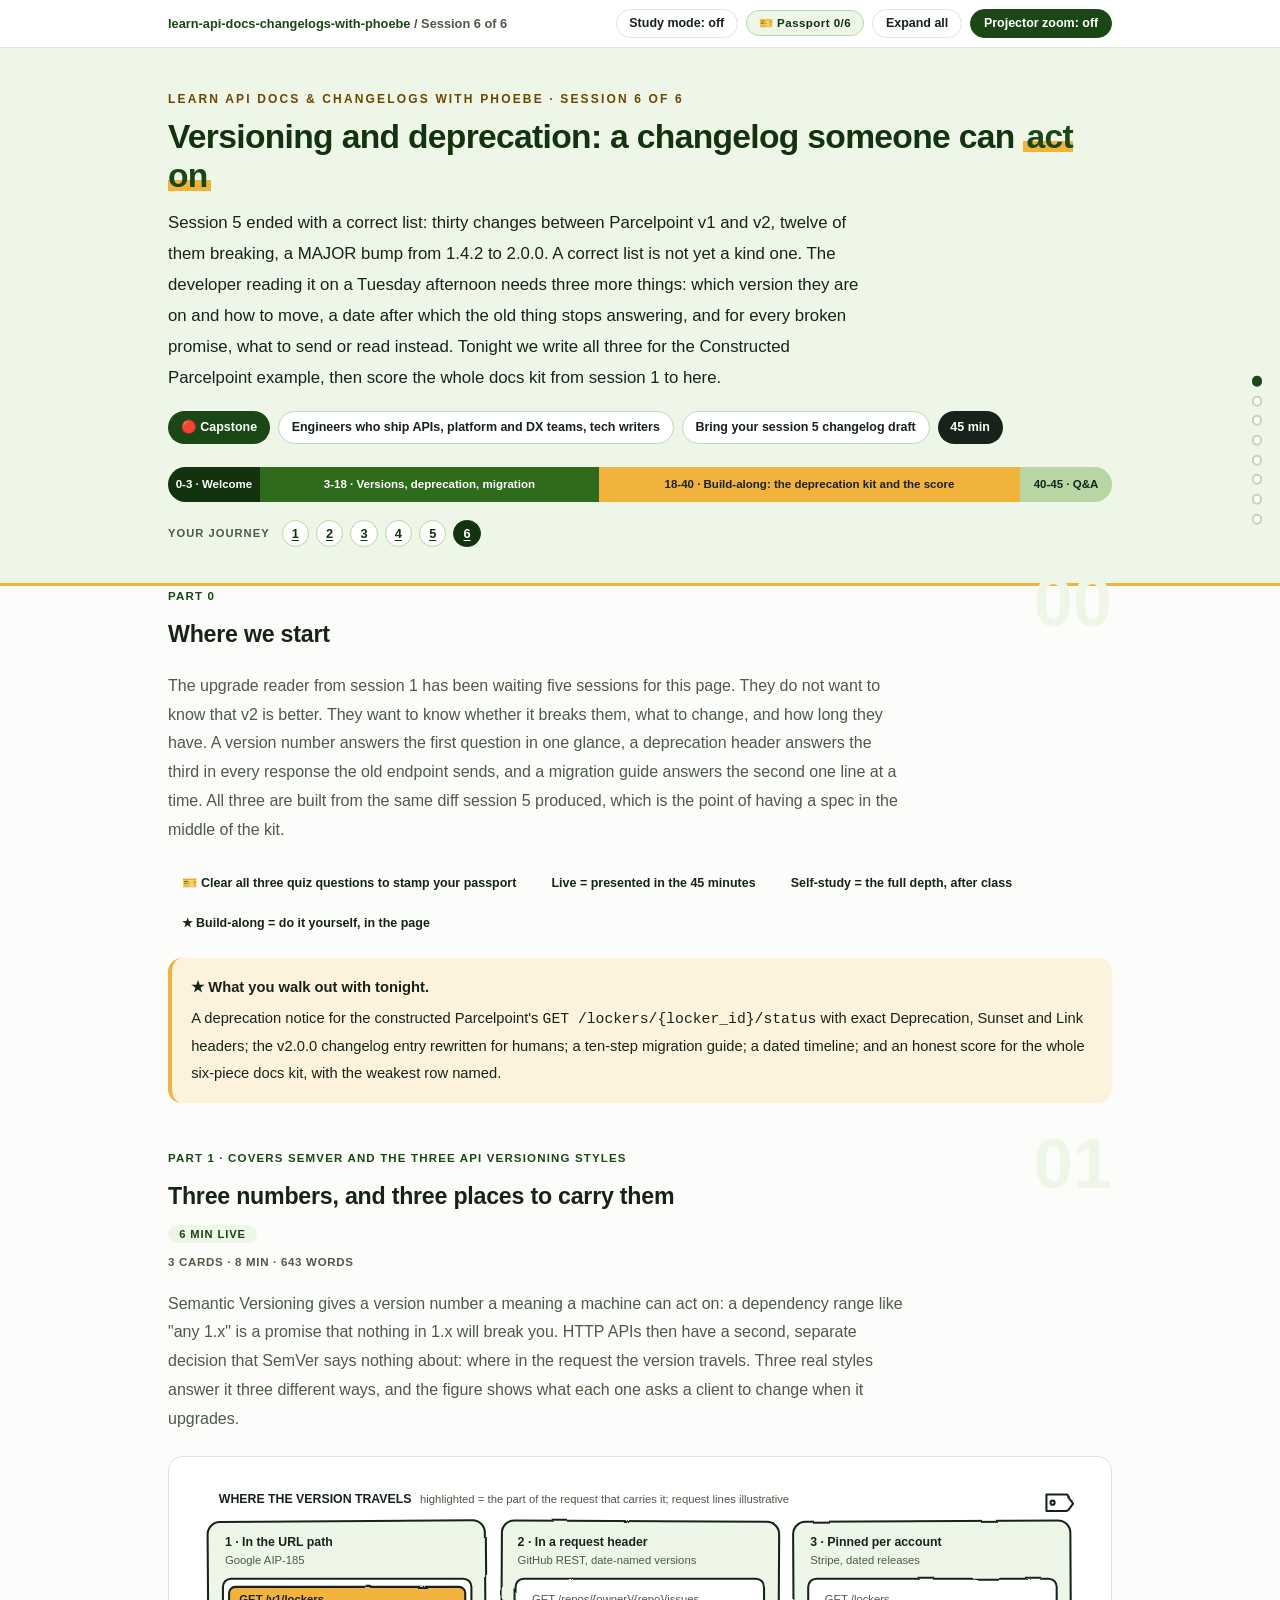
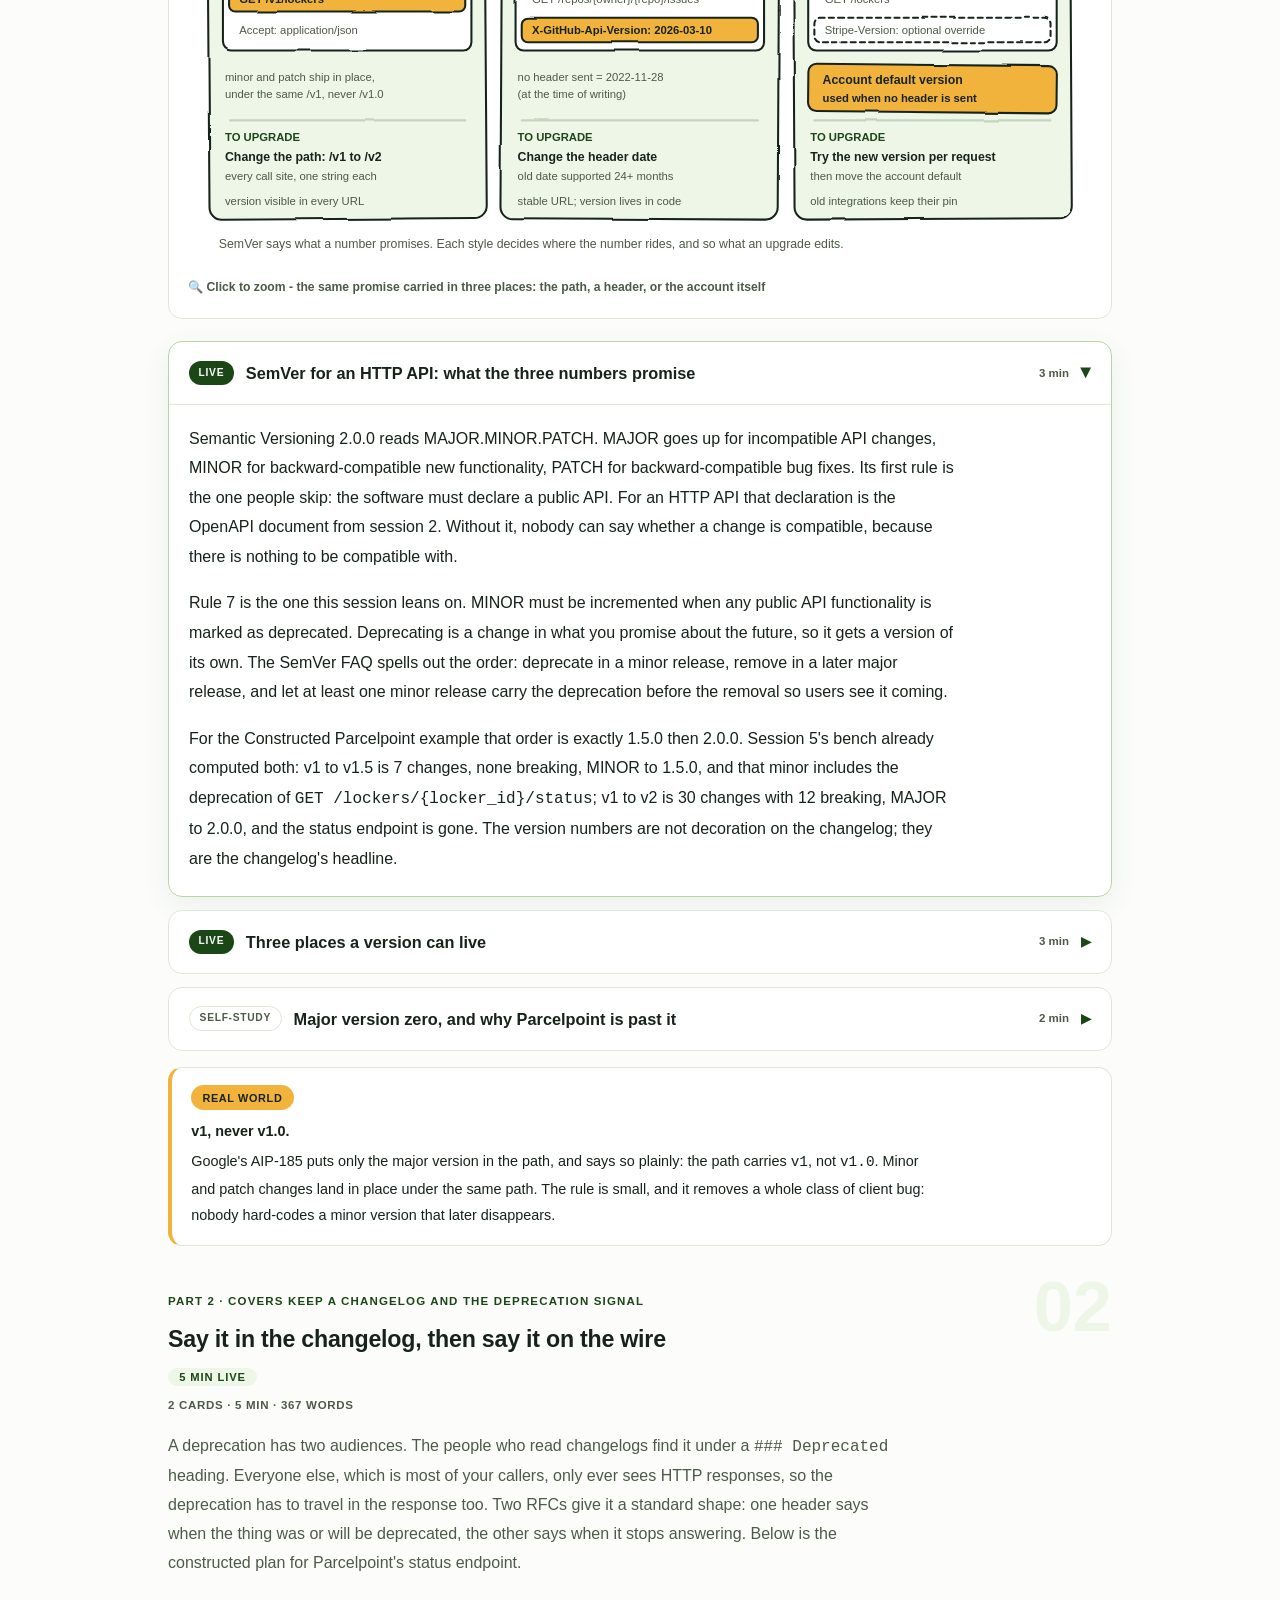
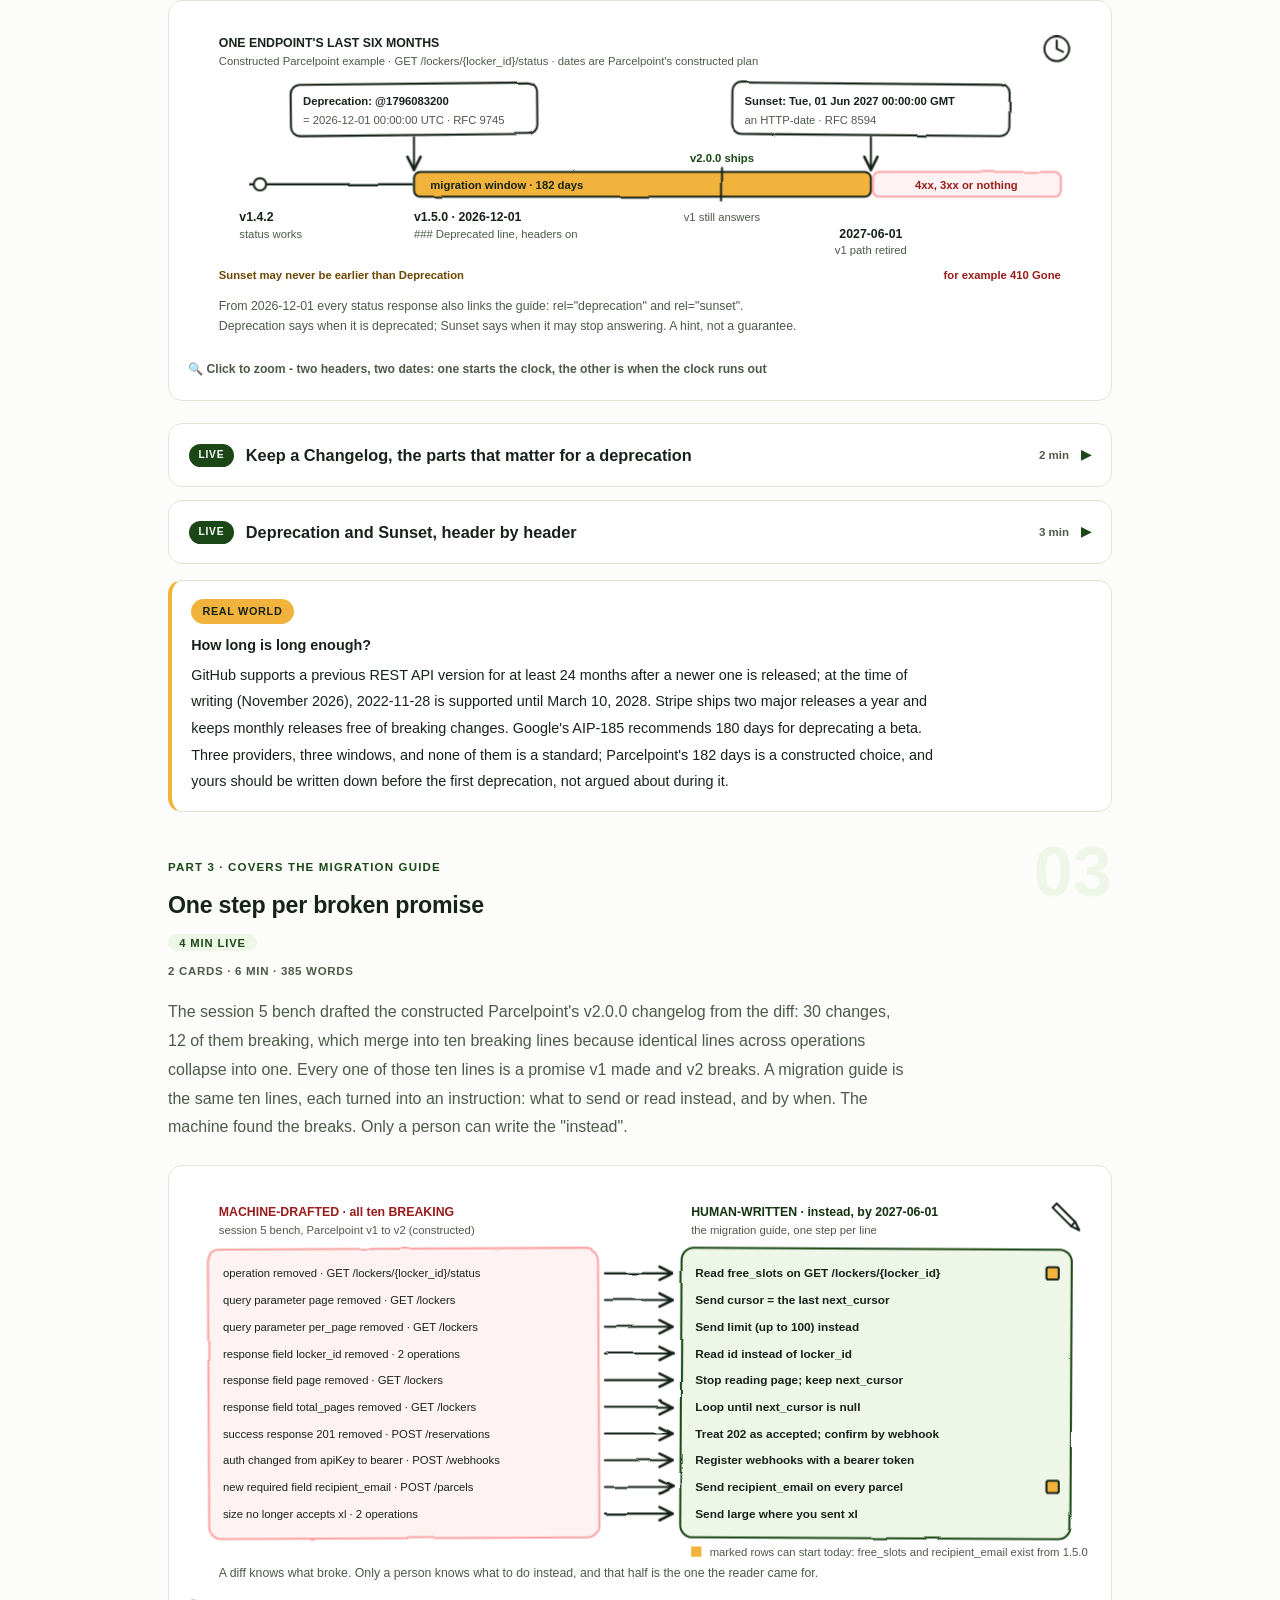
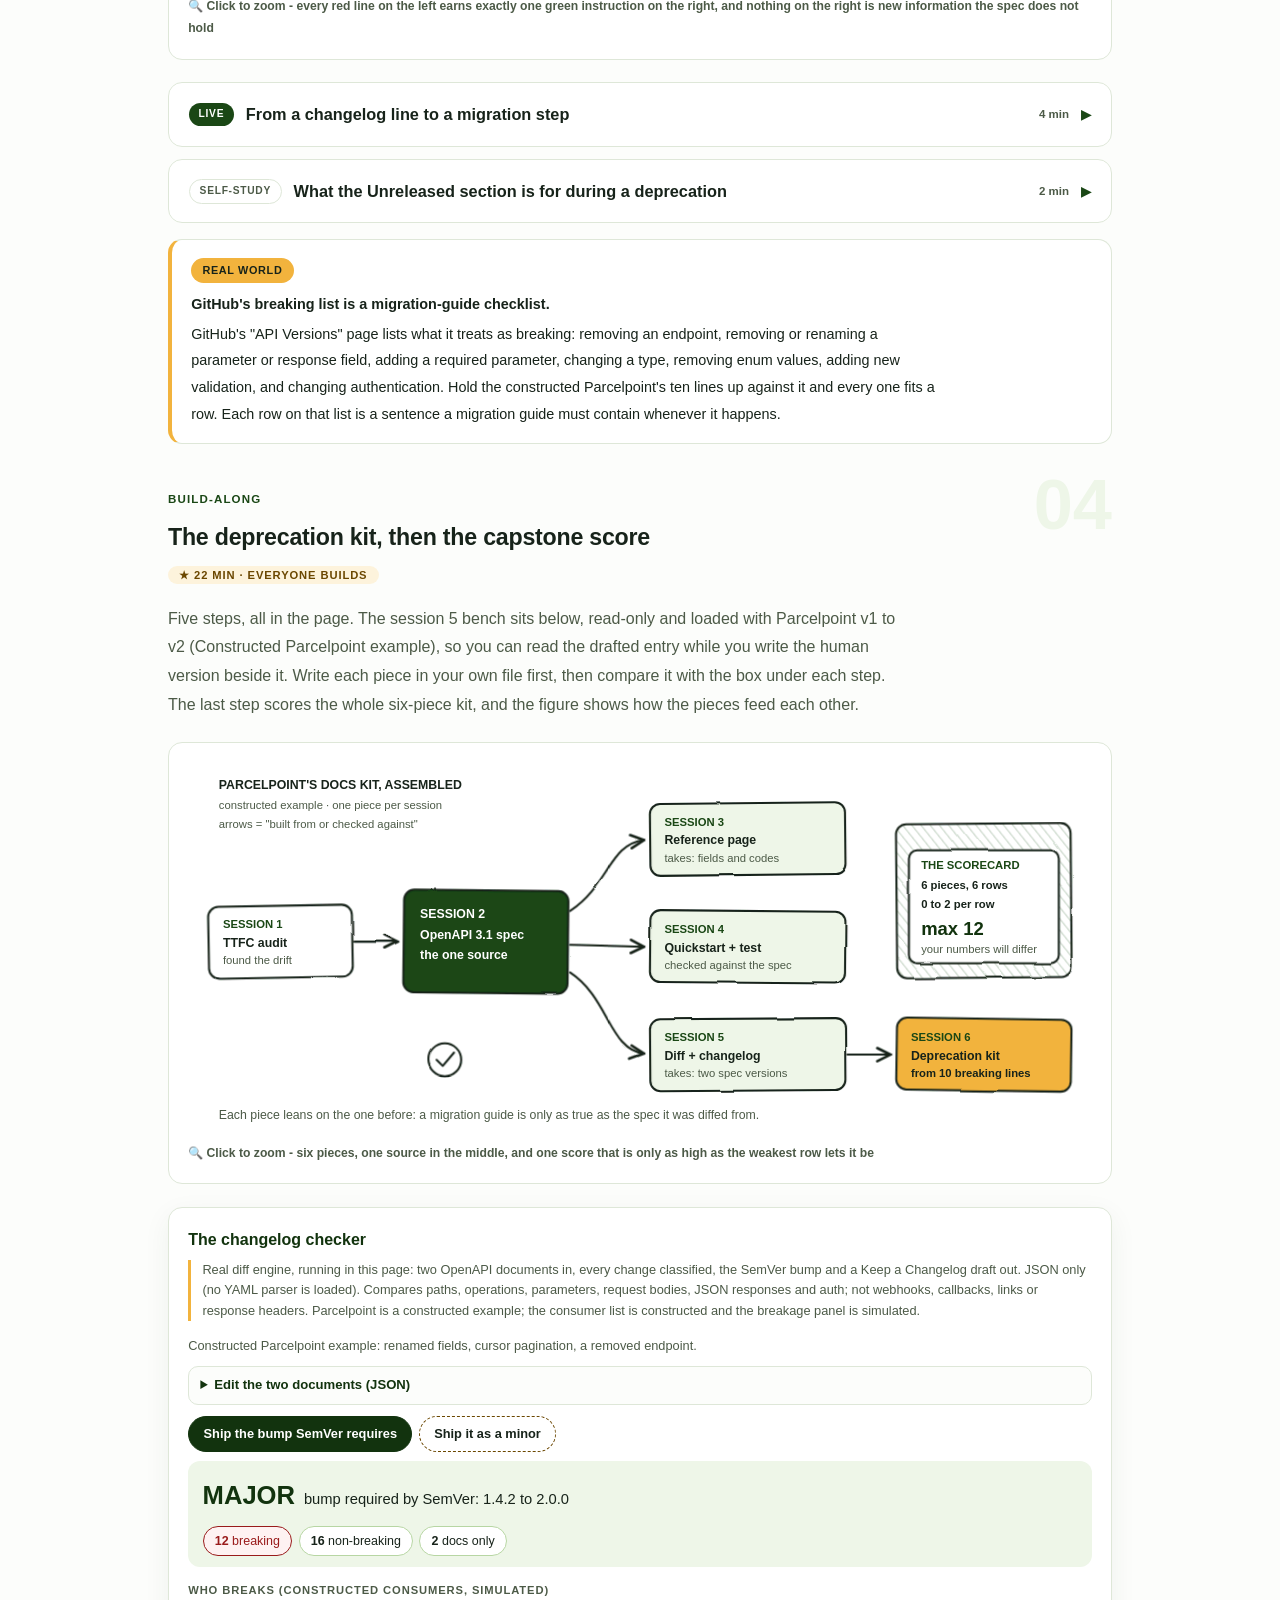
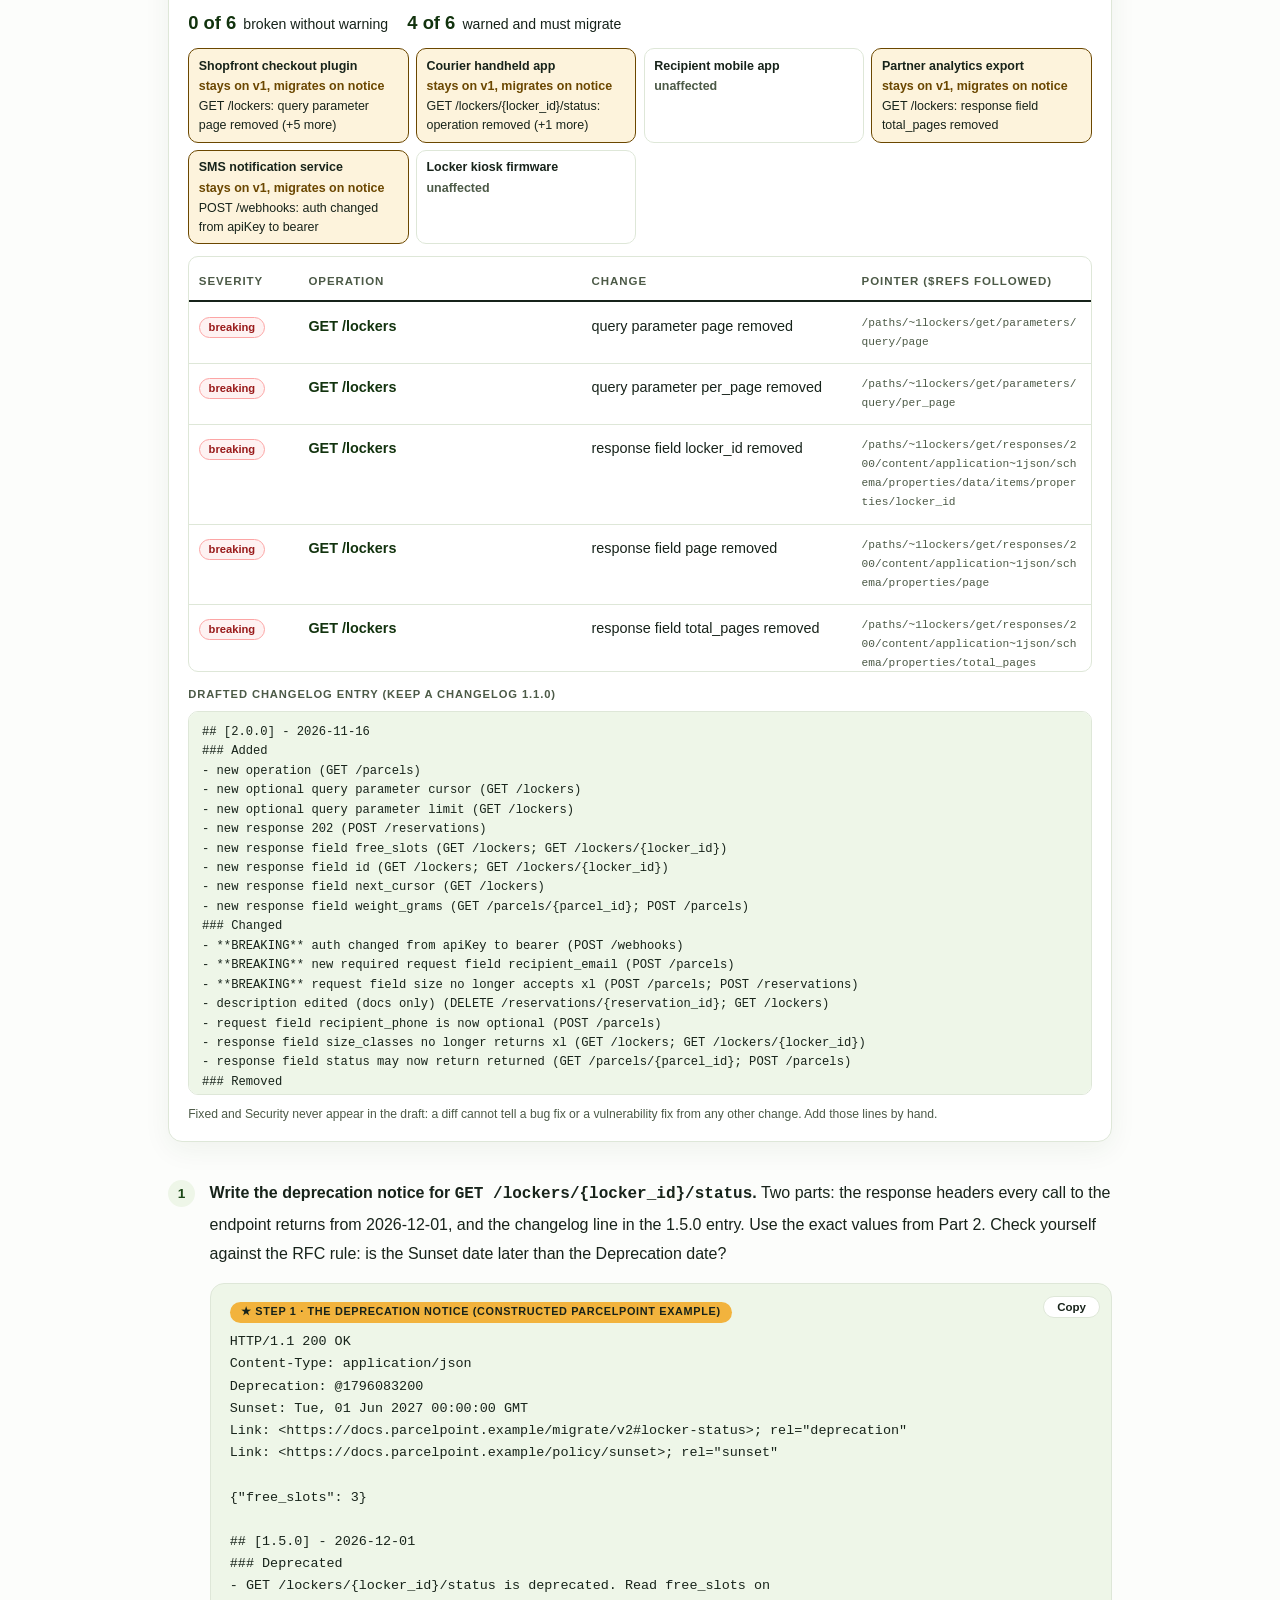
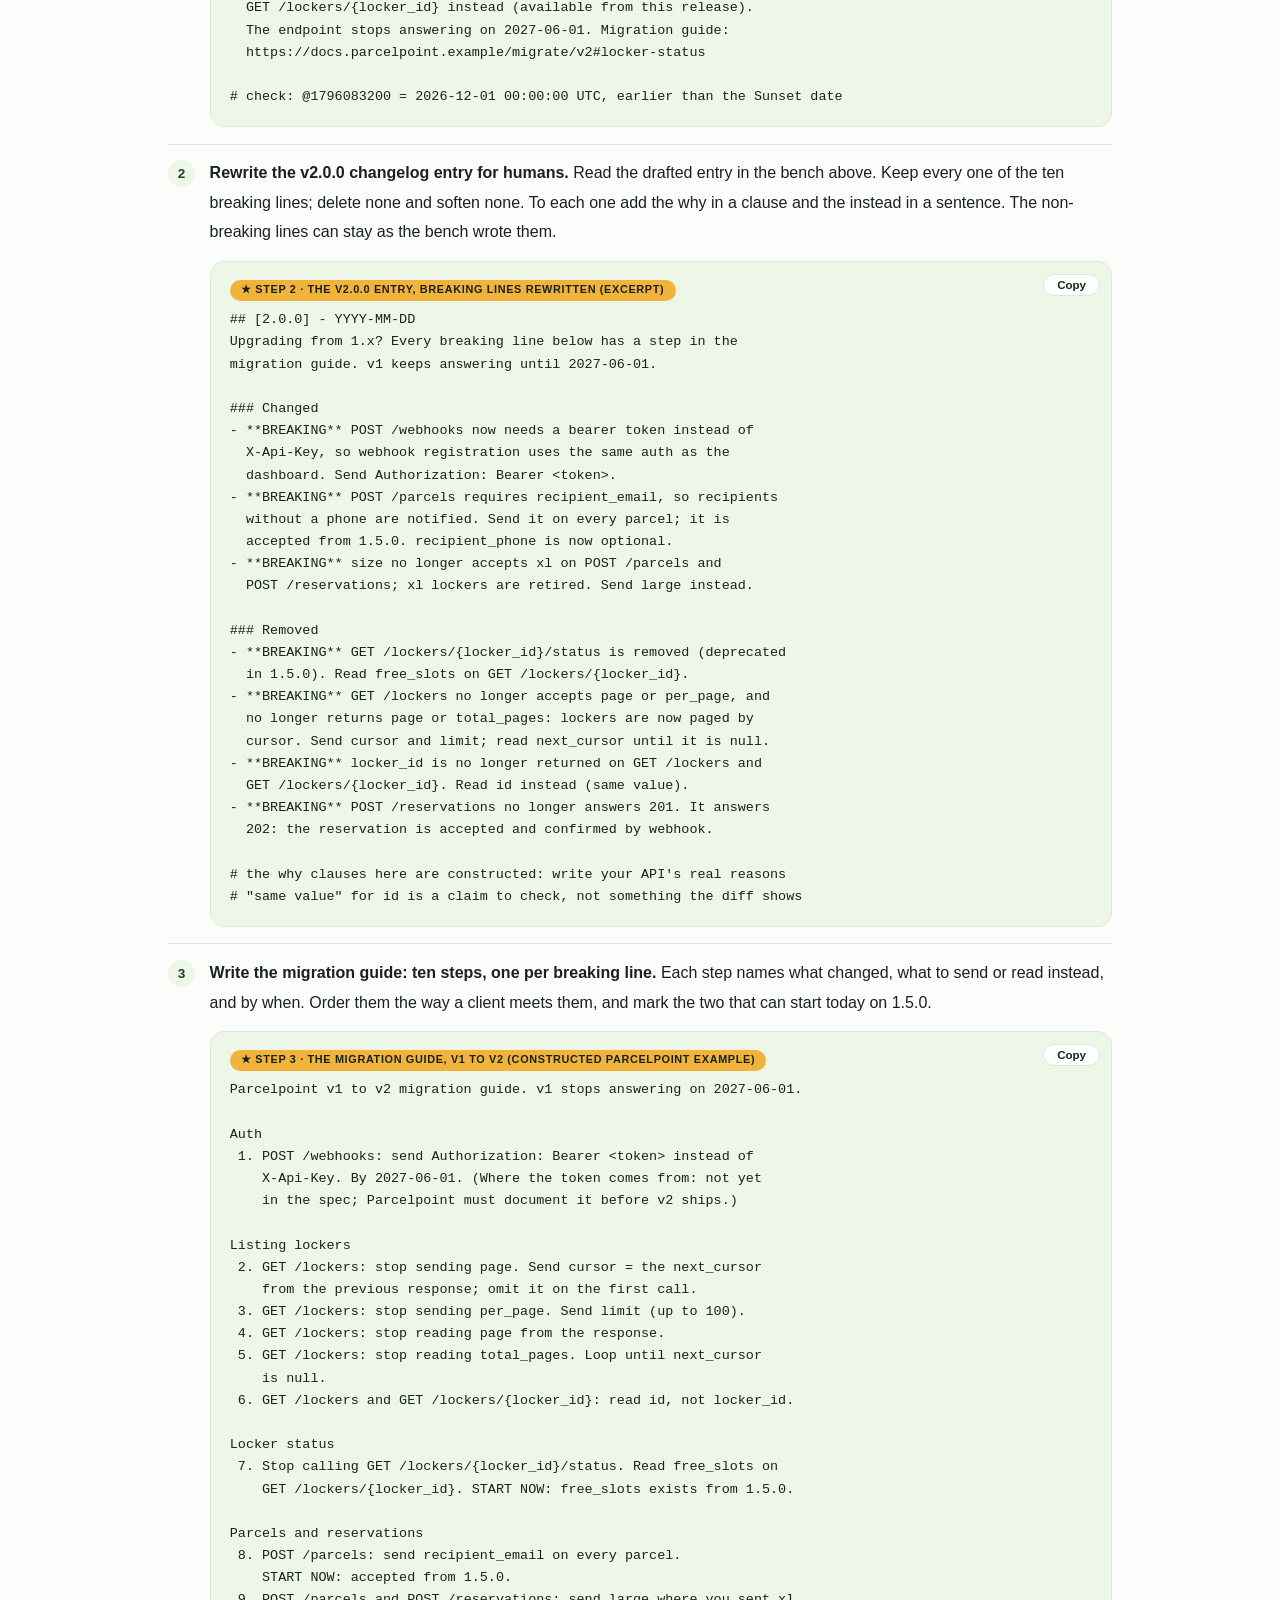
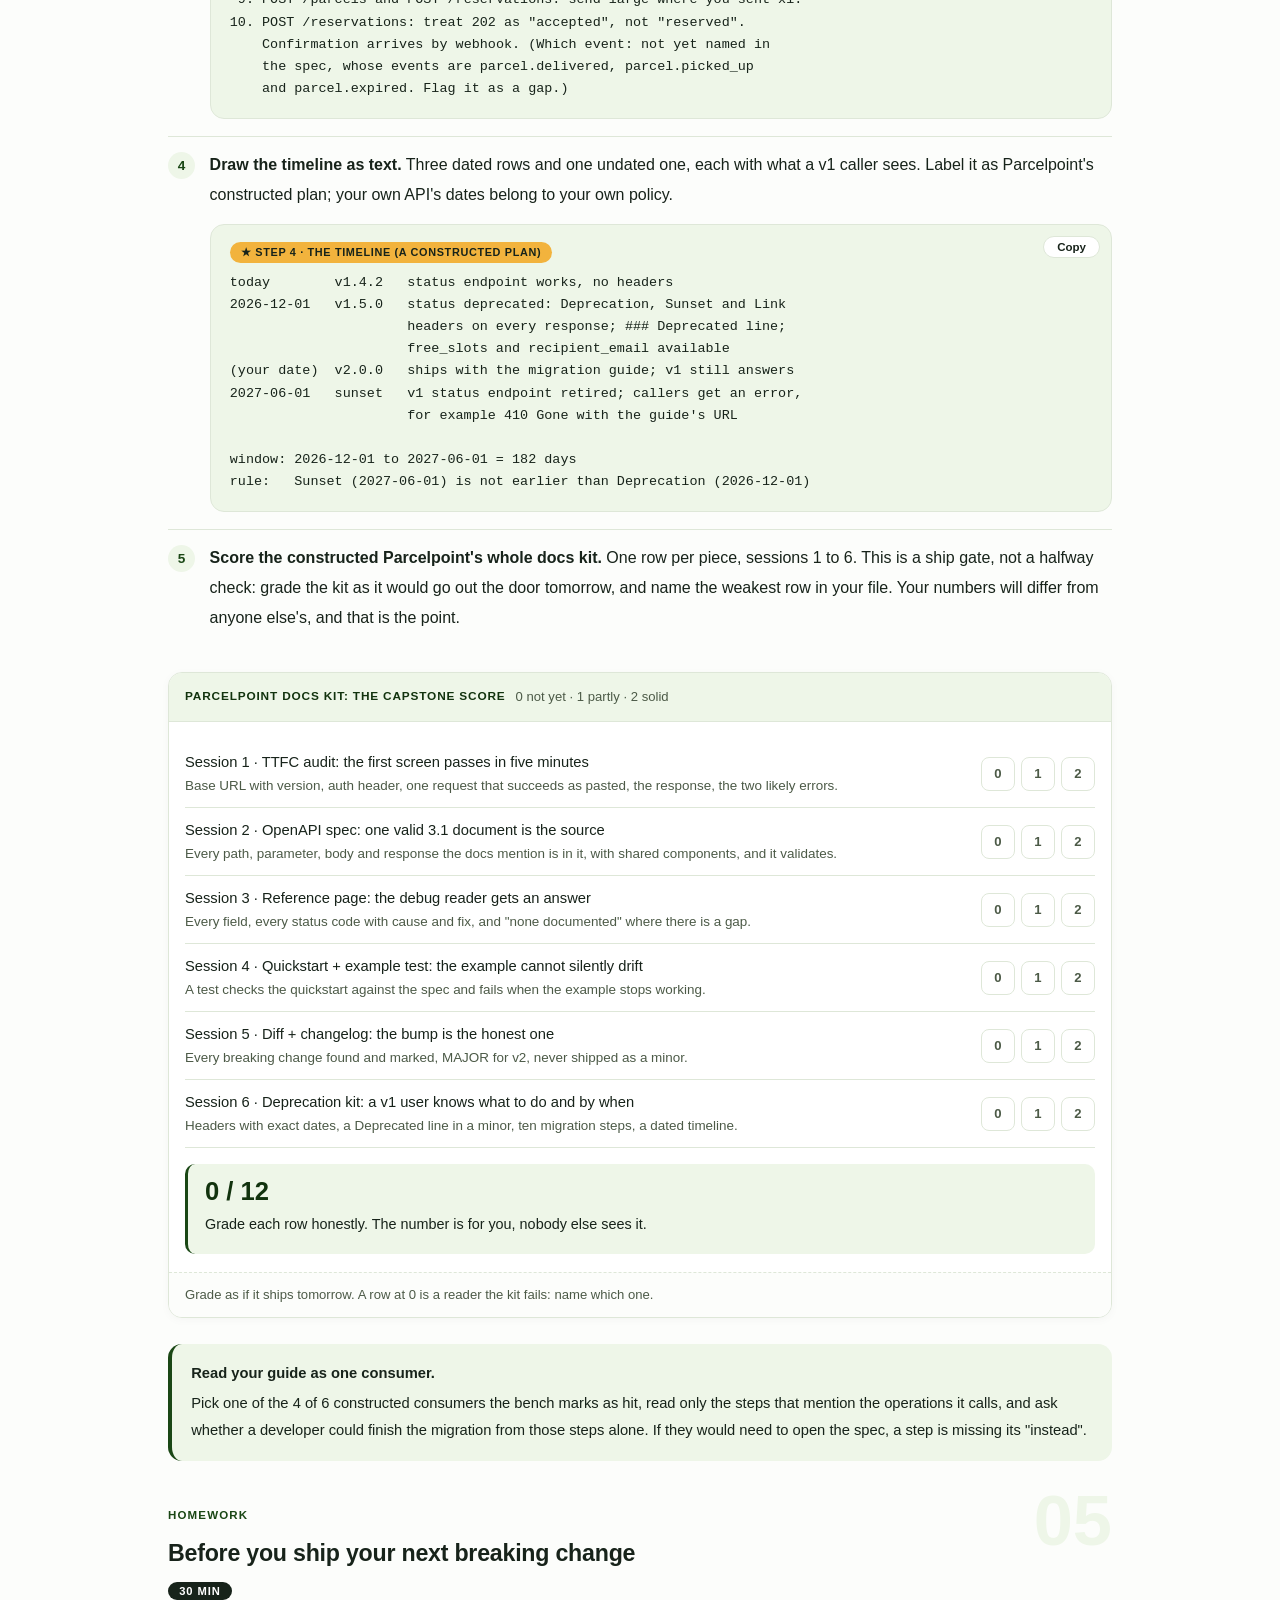
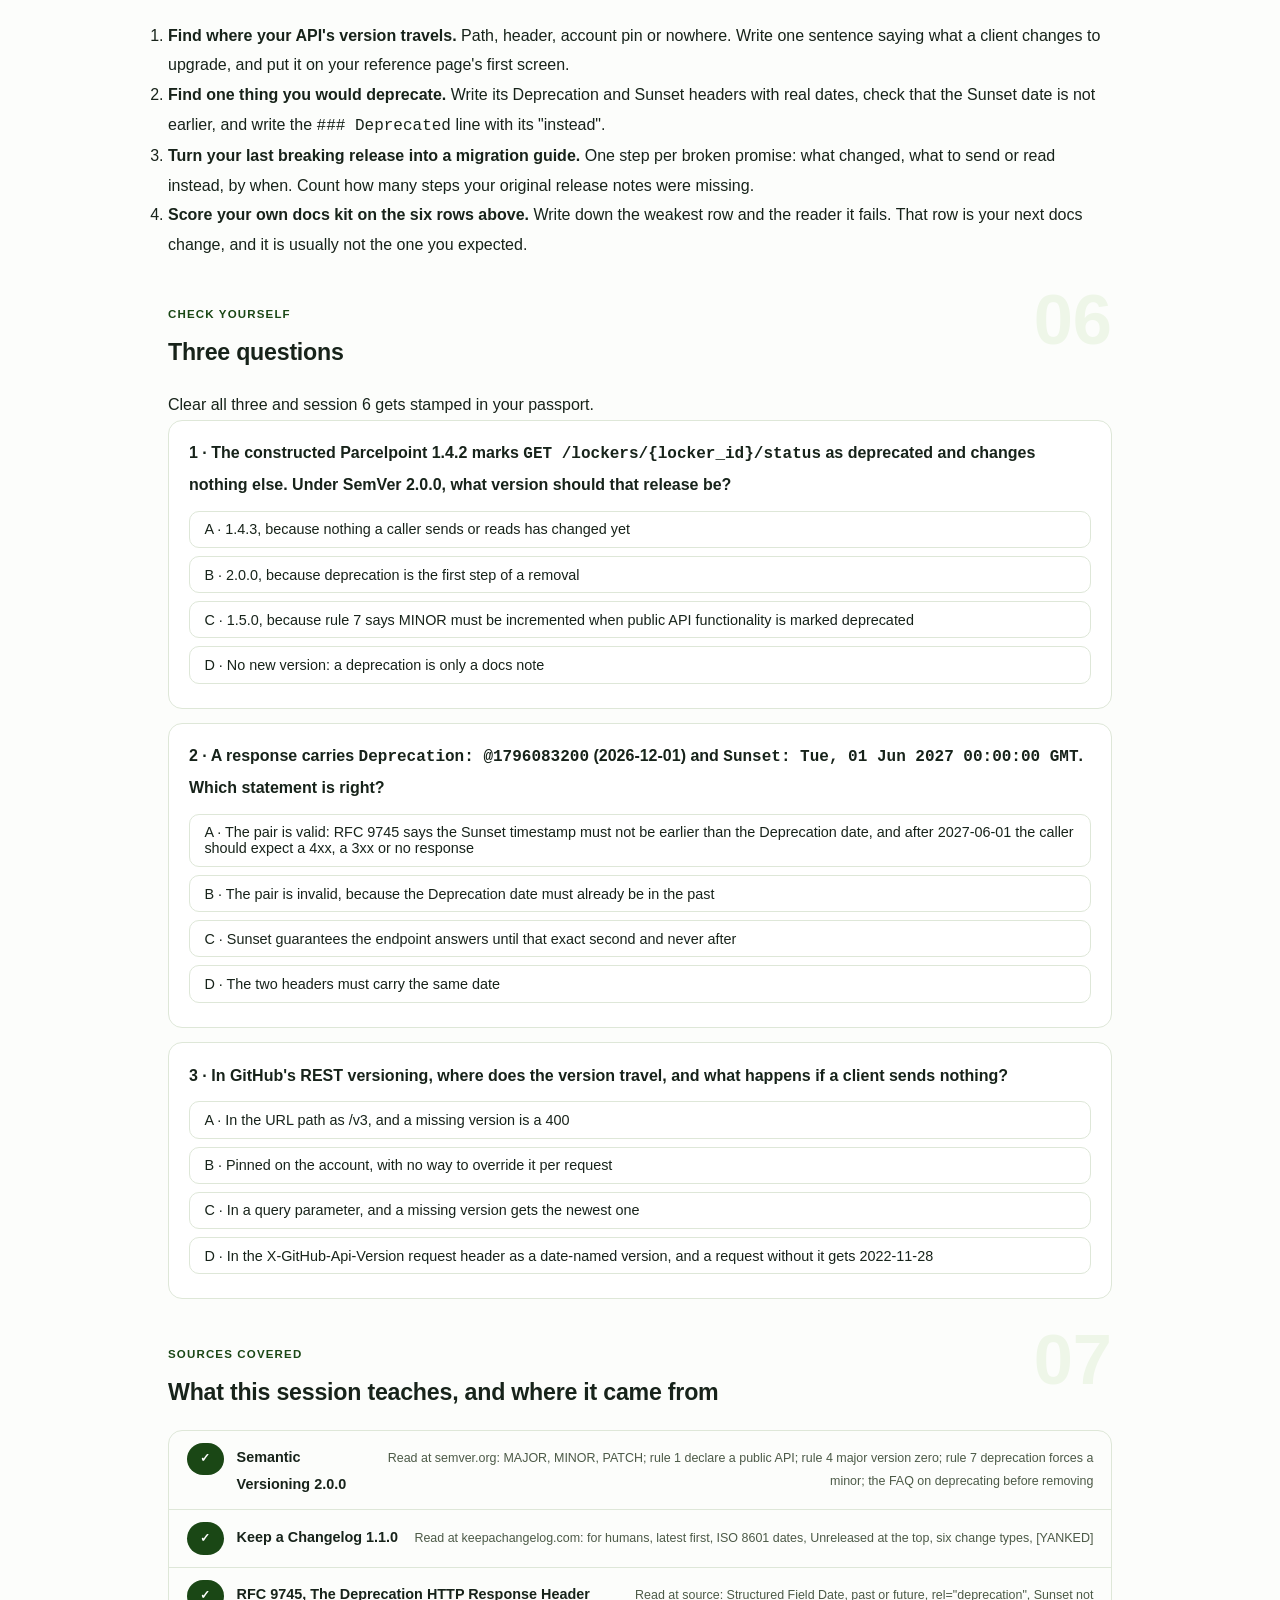
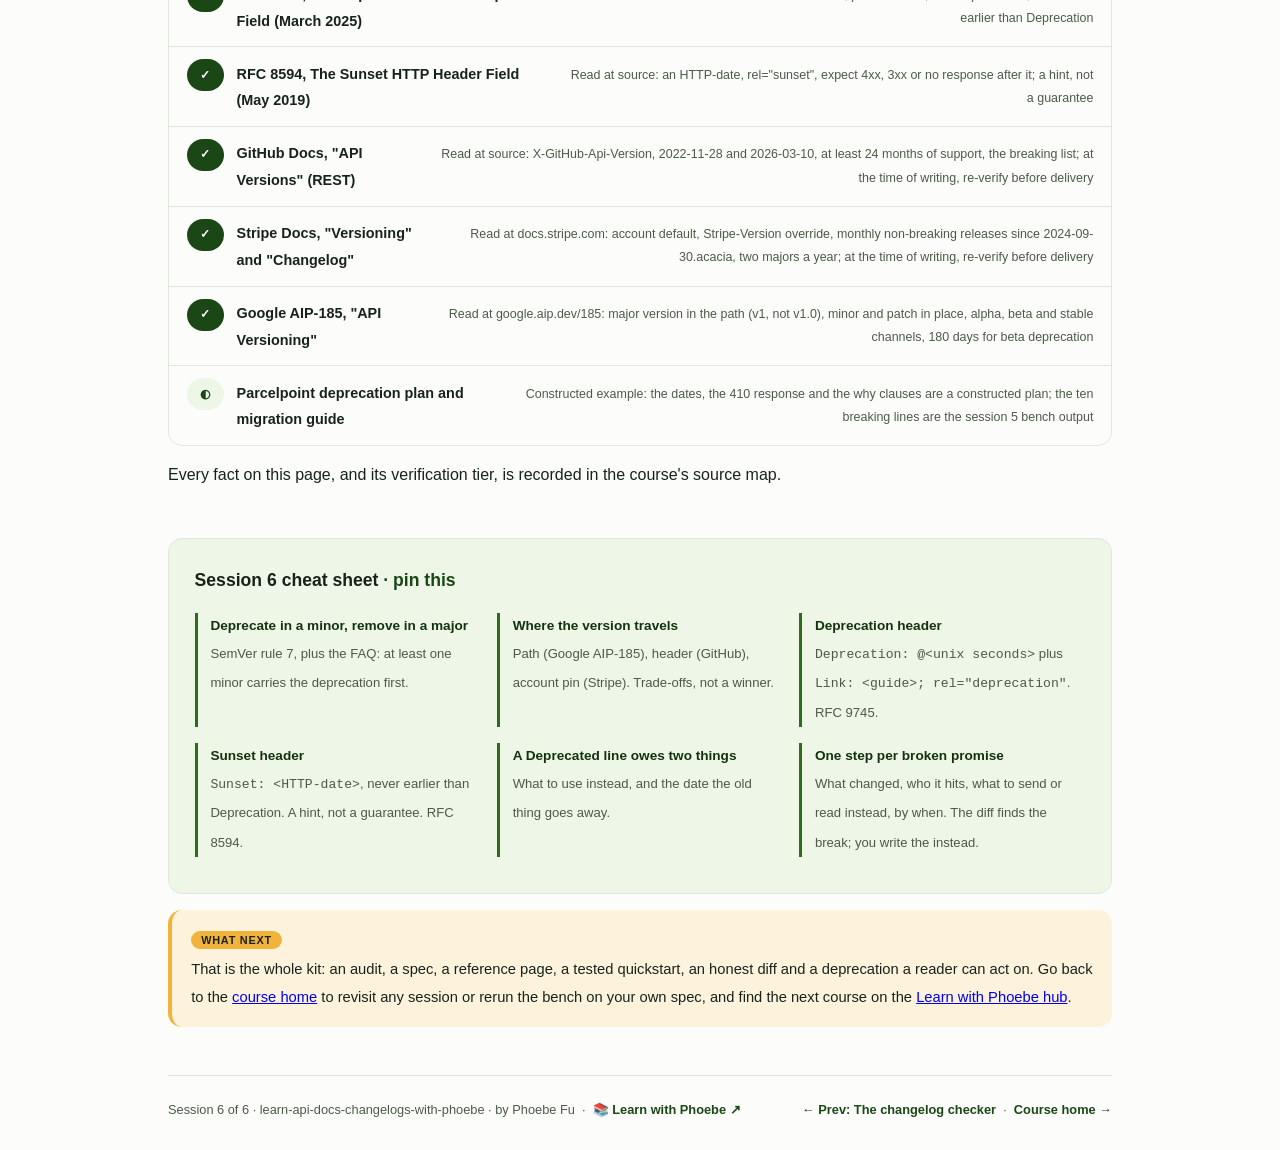
<file: courses/06-versioning-and-deprecation.html>
<!DOCTYPE html>
<html lang="en">
<head>
<meta charset="UTF-8">
<meta name="viewport" content="width=device-width, initial-scale=1.0">
<!-- social:start -->
<meta name="description" content="Session 6 of 6. A breaking change is only half shipped until the reader knows what to do. SemVer and the three places a version can live, Keep a Changelog, the Deprecation and Sunset headers, a migration guide with one step per broken promise, and the whole constructed Parcelpoint docs kit scored.">
<meta property="og:type" content="article">
<meta property="og:site_name" content="Learn with Phoebe">
<meta property="og:title" content="Versioning and deprecation - learn api docs changelogs with phoebe">
<meta property="og:description" content="Session 6 of 6. SemVer, three versioning styles, the Deprecation and Sunset headers, a migration guide, and a capstone score for the whole docs kit.">
<meta property="og:url" content="https://phoebefu6.github.io/learn-api-docs-changelogs-with-phoebe/courses/06-versioning-and-deprecation.html">
<meta property="og:image" content="https://phoebefu6.github.io/learn-api-docs-changelogs-with-phoebe/assets/og-cover.png">
<meta property="og:image:width" content="1200">
<meta property="og:image:height" content="630">
<meta name="twitter:card" content="summary_large_image">
<meta name="twitter:title" content="Versioning and deprecation - learn api docs changelogs with phoebe">
<meta name="twitter:description" content="Session 6 of 6. Deprecation and Sunset headers, a migration guide, and the docs kit scored.">
<meta name="twitter:image" content="https://phoebefu6.github.io/learn-api-docs-changelogs-with-phoebe/assets/og-cover.png">
<!-- social:end -->
<title>Session 6 · Versioning and deprecation - learn api docs changelogs with phoebe</title>
<link rel="stylesheet" href="../assets/style.css?v=2">
</head>
<body>

<div class="toolbar">
  <div class="wrap">
    <span class="crumb"><a href="../index.html">learn-api-docs-changelogs-with-phoebe</a> / Session 6 of 6</span>
    <button class="btn" id="toggle-all" type="button">Expand all</button>
    <button class="btn primary" id="zoom-toggle" type="button">Projector zoom: off</button>
  </div>
</div>

<header class="masthead">
  <div class="wrap">
    <div class="eyebrow">Learn API Docs &amp; Changelogs with Phoebe · Session 6 of 6</div>
    <h1>Versioning and deprecation: a changelog someone can <span class="accent">act on</span></h1>
    <p class="sub">Session 5 ended with a correct list: thirty changes between Parcelpoint v1 and v2, twelve of them breaking, a MAJOR bump from 1.4.2 to 2.0.0. A correct list is not yet a kind one. The developer reading it on a Tuesday afternoon needs three more things: which version they are on and how to move, a date after which the old thing stops answering, and for every broken promise, what to send or read instead. Tonight we write all three for the Constructed Parcelpoint example, then score the whole docs kit from session 1 to here.</p>
    <div class="chip-row">
      <span class="chip level">🔴 Capstone</span>
      <span class="chip audience">Engineers who ship APIs, platform and DX teams, tech writers</span>
      <span class="chip audience">Bring your session 5 changelog draft</span>
      <span class="chip time">45 min</span>
    </div>
    <div class="agenda">
      <span class="a1" style="flex:1">0-3 · Welcome</span>
      <span class="a2" style="flex:4">3-18 · Versions, deprecation, migration</span>
      <span class="a3" style="flex:5">18-40 · Build-along: the deprecation kit and the score</span>
      <span class="a4" style="flex:1">40-45 · Q&amp;A</span>
    </div>
  </div>
</header>

<main class="wrap">

  <section class="section" id="intro">
    <div class="section-kicker">
      <span class="klabel">Part 0</span>
      <h2>Where we start</h2>
    </div>
    <p class="lede">The upgrade reader from session 1 has been waiting five sessions for this page. They do not want to know that v2 is better. They want to know whether it breaks them, what to change, and how long they have. A version number answers the first question in one glance, a deprecation header answers the third in every response the old endpoint sends, and a migration guide answers the second one line at a time. All three are built from the same diff session 5 produced, which is the point of having a spec in the middle of the kit.</p>

    <div class="legend">
      <span class="pill">🎫 Clear all three quiz questions to stamp your passport</span>
      <span class="pill">Live = presented in the 45 minutes</span>
      <span class="pill">Self-study = the full depth, after class</span>
      <span class="pill">★ Build-along = do it yourself, in the page</span>
    </div>

    <div class="callout win">
      <p><strong>★ What you walk out with tonight.</strong> A deprecation notice for the constructed Parcelpoint's <code>GET /lockers/{locker_id}/status</code> with exact Deprecation, Sunset and Link headers; the v2.0.0 changelog entry rewritten for humans; a ten-step migration guide; a dated timeline; and an honest score for the whole six-piece docs kit, with the weakest row named.</p>
    </div>
  </section>

  <section class="section" id="part-1">
    <div class="section-kicker">
      <span class="klabel">Part 1 · covers SemVer and the three API versioning styles</span>
      <h2>Three numbers, and three places to carry them</h2>
      <span class="tag concept">6 min live</span>
    </div>
    <p class="lede">Semantic Versioning gives a version number a meaning a machine can act on: a dependency range like "any 1.x" is a promise that nothing in 1.x will break you. HTTP APIs then have a second, separate decision that SemVer says nothing about: where in the request the version travels. Three real styles answer it three different ways, and the figure shows what each one asks a client to change when it upgrades.</p>

    <figure class="zoomable">
      <svg viewBox="0 0 880 380" xmlns="http://www.w3.org/2000/svg" role="img" aria-label="Three panels showing where an API version travels. Panel 1, Google AIP-185: the major version sits in the URL path, GET /v1/lockers; minor and patch ship in place under the same v1; to upgrade, change the path from v1 to v2. Panel 2, GitHub: a date-named version travels in the X-GitHub-Api-Version request header, for example 2026-03-10; with no header GitHub uses 2022-11-28; to upgrade, change the header date. Panel 3, Stripe: the version is pinned on the account, and an optional Stripe-Version header overrides it per request; to upgrade, try the new version per request, then move the account default. Request lines are illustrative.">
        <defs>
          <filter id="s6aSk" x="-3%" y="-3%" width="106%" height="106%"><feTurbulence type="fractalNoise" baseFrequency="0.02" numOctaves="2" seed="61" result="n"/><feDisplacementMap in="SourceGraphic" in2="n" scale="2.4" xChannelSelector="R" yChannelSelector="G"/></filter>
          <pattern id="s6aHc" patternUnits="userSpaceOnUse" width="7" height="7" patternTransform="rotate(-38)"><line x1="0" y1="0" x2="0" y2="7" stroke="#1A4715" stroke-width="1" opacity=".5"/></pattern>
          <marker id="s6aAr" viewBox="0 0 10 10" refX="9" refY="5" markerWidth="8" markerHeight="8" orient="auto"><path d="M1 1 L9 5 L1 9" fill="none" stroke="#17231A" stroke-width="1.6" stroke-linecap="round"/></marker>
        </defs>
        <style>
          .s6aH { font: 800 12px Inter, sans-serif; fill: #17231A; }
          .s6aL { font: 600 12px Inter, sans-serif; fill: #17231A; }
          .s6aM { font: 600 11px Inter, sans-serif; fill: #17231A; }
          .s6aS { font: 400 11px Inter, sans-serif; fill: #4C5A47; }
          .s6aA { font: 700 11px Inter, sans-serif; fill: #1A4715; }
          .s6aN { font: 400 12px Inter, sans-serif; fill: #4C5A47; }
        </style>

        <text class="s6aH" x="30" y="26">WHERE THE VERSION TRAVELS</text>
        <text class="s6aS" x="226" y="26">highlighted = the part of the request that carries it; request lines illustrative</text>

        <g filter="url(#s6aSk)" fill="none" stroke="#17231A" stroke-width="2" stroke-linecap="round" stroke-linejoin="round">
          <rect x="20" y="44" width="270" height="290" rx="12" transform="rotate(-0.4 155 189)" fill="#EEF6E8"/>
          <rect x="305" y="44" width="270" height="290" rx="12" transform="rotate(0.3 440 189)" fill="#EEF6E8"/>
          <rect x="590" y="44" width="270" height="290" rx="12" transform="rotate(-0.3 725 189)" fill="#EEF6E8"/>
          <!-- request boxes -->
          <rect x="34" y="100" width="242" height="70" rx="8" fill="#FFFFFF"/>
          <rect x="319" y="100" width="242" height="70" rx="8" fill="#FFFFFF"/>
          <rect x="604" y="100" width="242" height="70" rx="8" fill="#FFFFFF"/>
          <!-- version carriers -->
          <rect x="40" y="108" width="230" height="24" rx="6" fill="#F2B33D"/>
          <rect x="325" y="138" width="230" height="24" rx="6" fill="#F2B33D"/>
          <rect x="610" y="138" width="230" height="24" rx="6" fill="#FFFFFF" stroke-dasharray="5 4"/>
          <rect x="604" y="184" width="242" height="46" rx="8" transform="rotate(0.6 725 207)" fill="#F2B33D"/>
          <!-- dividers before the upgrade block -->
          <path d="M40 238 L270 238" stroke="#C6D3BE"/>
          <path d="M325 238 L555 238" stroke="#C6D3BE"/>
          <path d="M610 238 L840 238" stroke="#C6D3BE"/>
          <!-- doodle: a luggage tag, the version as a label the request carries -->
          <path d="M836 18 L856 18 L862 26 L856 34 L836 34 Z"/>
          <circle cx="842" cy="26" r="2"/>
        </g>

        <text class="s6aH" x="36" y="68">1 · In the URL path</text>
        <text class="s6aS" x="36" y="86">Google AIP-185</text>
        <text class="s6aM" x="50" y="124">GET /v1/lockers</text>
        <text class="s6aS" x="50" y="154">Accept: application/json</text>
        <text class="s6aS" x="36" y="200">minor and patch ship in place,</text>
        <text class="s6aS" x="36" y="216">under the same /v1, never /v1.0</text>
        <text class="s6aA" x="36" y="258">TO UPGRADE</text>
        <text class="s6aL" x="36" y="278">Change the path: /v1 to /v2</text>
        <text class="s6aS" x="36" y="296">every call site, one string each</text>
        <text class="s6aS" x="36" y="320">version visible in every URL</text>

        <text class="s6aH" x="321" y="68">2 · In a request header</text>
        <text class="s6aS" x="321" y="86">GitHub REST, date-named versions</text>
        <text class="s6aS" x="335" y="124">GET /repos/{owner}/{repo}/issues</text>
        <text class="s6aM" x="335" y="154">X-GitHub-Api-Version: 2026-03-10</text>
        <text class="s6aS" x="321" y="200">no header sent = 2022-11-28</text>
        <text class="s6aS" x="321" y="216">(at the time of writing)</text>
        <text class="s6aA" x="321" y="258">TO UPGRADE</text>
        <text class="s6aL" x="321" y="278">Change the header date</text>
        <text class="s6aS" x="321" y="296">old date supported 24+ months</text>
        <text class="s6aS" x="321" y="320">stable URL; version lives in code</text>

        <text class="s6aH" x="606" y="68">3 · Pinned per account</text>
        <text class="s6aS" x="606" y="86">Stripe, dated releases</text>
        <text class="s6aS" x="620" y="124">GET /lockers</text>
        <text class="s6aS" x="620" y="154">Stripe-Version: optional override</text>
        <text class="s6aL" x="618" y="203">Account default version</text>
        <text class="s6aM" x="618" y="220">used when no header is sent</text>
        <text class="s6aA" x="606" y="258">TO UPGRADE</text>
        <text class="s6aL" x="606" y="278">Try the new version per request</text>
        <text class="s6aS" x="606" y="296">then move the account default</text>
        <text class="s6aS" x="606" y="320">old integrations keep their pin</text>

        <text class="s6aN" x="30" y="362">SemVer says what a number promises. Each style decides where the number rides, and so what an upgrade edits.</text>
      </svg>
      <figcaption>🔍 Click to zoom - the same promise carried in three places: the path, a header, or the account itself</figcaption>
    </figure>

    <details class="card" open>
      <summary><span class="mode live">Live</span>SemVer for an HTTP API: what the three numbers promise<span class="mini">3 min</span><span class="caret">▶</span></summary>
      <div class="body">
        <p>Semantic Versioning 2.0.0 reads MAJOR.MINOR.PATCH. MAJOR goes up for incompatible API changes, MINOR for backward-compatible new functionality, PATCH for backward-compatible bug fixes. Its first rule is the one people skip: the software must declare a public API. For an HTTP API that declaration is the OpenAPI document from session 2. Without it, nobody can say whether a change is compatible, because there is nothing to be compatible with.</p>
        <p>Rule 7 is the one this session leans on. MINOR must be incremented when any public API functionality is marked as deprecated. Deprecating is a change in what you promise about the future, so it gets a version of its own. The SemVer FAQ spells out the order: deprecate in a minor release, remove in a later major release, and let at least one minor release carry the deprecation before the removal so users see it coming.</p>
        <p>For the Constructed Parcelpoint example that order is exactly 1.5.0 then 2.0.0. Session 5's bench already computed both: v1 to v1.5 is 7 changes, none breaking, MINOR to 1.5.0, and that minor includes the deprecation of <code>GET /lockers/{locker_id}/status</code>; v1 to v2 is 30 changes with 12 breaking, MAJOR to 2.0.0, and the status endpoint is gone. The version numbers are not decoration on the changelog; they are the changelog's headline.</p>
      </div>
    </details>

    <details class="card">
      <summary><span class="mode live">Live</span>Three places a version can live<span class="mini">3 min</span><span class="caret">▶</span></summary>
      <div class="body">
        <p><strong>In the URL path (Google AIP-185).</strong> The major version is part of the path: <code>v1</code>, never <code>v1.0</code>. Minor and patch changes are applied in place, so a <code>v1</code> client simply starts seeing new optional fields. AIP-185 also describes release channels (alpha, beta, stable) and recommends 180 days of notice when deprecating a beta. The version is visible in every log line, link and curl command, and an upgrade means editing every URL.</p>
        <p><strong>A date-named version in a header (GitHub REST).</strong> At the time of writing (November 2026), GitHub's REST API has two versions, <code>2022-11-28</code> and <code>2026-03-10</code>, chosen with the <code>X-GitHub-Api-Version</code> header. A request with no header gets 2022-11-28. The URL never changes; the version lives in client code, which is tidy until someone forgets to send the header and is silently on the oldest one.</p>
        <p><strong>Dated releases pinned per account (Stripe).</strong> Each account has a default API version. A <code>Stripe-Version</code> header overrides it for one request, which is how a team tests an upgrade before moving the default. Since <code>2024-09-30.acacia</code>, Stripe ships monthly releases with no breaking changes and two major releases a year; at the time of writing (November 2026) the current version was <code>2026-10-28.endive</code>. Re-verify that before you quote it, because it changes every month.</p>
        <p><strong>Which one is right?</strong> None of them everywhere, and the published practice genuinely disagrees. The path style is the most visible and the bluntest. The header style keeps URLs stable and puts the burden on every client to send it. The account pin protects integrations nobody is maintaining, at the cost of the provider running many versions at once. Pick by asking who pays for an upgrade and who notices a forgotten one, then write your choice into the reference page's first screen.</p>
      </div>
    </details>

    <details class="card">
      <summary><span class="mode self">Self-study</span>Major version zero, and why Parcelpoint is past it<span class="mini">2 min</span><span class="caret">▶</span></summary>
      <div class="body">
        <p>SemVer rule 4 says that a 0.y.z version is initial development: anything may change at any time, and the public API should not be considered stable. That is an honest label for an API still finding its shape, and a dishonest one for an API with paying users who have been told to build on it.</p>
        <p>Parcelpoint (constructed) is at 1.4.2. It declared a public API at 1.0.0, so every 1.x user is owed rule 7 and the FAQ's ordering: a deprecation in a minor, a removal only in a major. The session 5 bench does not model rule 4 at all; it treats every version as post-1.0. If your own API is still 0.x, the bump the bench computes is the one you would owe after 1.0, which is a useful rehearsal and not a requirement yet.</p>
      </div>
    </details>

    <div class="callout example">
      <span class="ex-pill">Real world</span>
      <p><strong>v1, never v1.0.</strong> Google's AIP-185 puts only the major version in the path, and says so plainly: the path carries <code>v1</code>, not <code>v1.0</code>. Minor and patch changes land in place under the same path. The rule is small, and it removes a whole class of client bug: nobody hard-codes a minor version that later disappears.</p>
    </div>
  </section>

  <section class="section" id="part-2">
    <div class="section-kicker">
      <span class="klabel">Part 2 · covers Keep a Changelog and the deprecation signal</span>
      <h2>Say it in the changelog, then say it on the wire</h2>
      <span class="tag concept">5 min live</span>
    </div>
    <p class="lede">A deprecation has two audiences. The people who read changelogs find it under a <code>### Deprecated</code> heading. Everyone else, which is most of your callers, only ever sees HTTP responses, so the deprecation has to travel in the response too. Two RFCs give it a standard shape: one header says when the thing was or will be deprecated, the other says when it stops answering. Below is the constructed plan for Parcelpoint's status endpoint.</p>

    <figure class="zoomable">
      <svg viewBox="0 0 880 320" xmlns="http://www.w3.org/2000/svg" role="img" aria-label="A timeline for the Constructed Parcelpoint example endpoint GET /lockers/{locker_id}/status, a constructed plan. Today v1.4.2, the endpoint works. v1.5.0 on 2026-12-01 marks it deprecated, and every response carries Deprecation: @1796083200, which is 2026-12-01 00:00:00 UTC. A 182-day migration window follows, during which v2.0.0 ships and v1 still answers. On 2027-06-01 the Sunset header date, Tue, 01 Jun 2027 00:00:00 GMT, arrives and the v1 path is retired; after it callers should expect a 4xx, a 3xx or no response, for example 410 Gone.">
        <defs>
          <filter id="s6bSk" x="-3%" y="-3%" width="106%" height="106%"><feTurbulence type="fractalNoise" baseFrequency="0.02" numOctaves="2" seed="67" result="n"/><feDisplacementMap in="SourceGraphic" in2="n" scale="2.4" xChannelSelector="R" yChannelSelector="G"/></filter>
          <pattern id="s6bHc" patternUnits="userSpaceOnUse" width="7" height="7" patternTransform="rotate(-38)"><line x1="0" y1="0" x2="0" y2="7" stroke="#1A4715" stroke-width="1" opacity=".5"/></pattern>
          <marker id="s6bAr" viewBox="0 0 10 10" refX="9" refY="5" markerWidth="8" markerHeight="8" orient="auto"><path d="M1 1 L9 5 L1 9" fill="none" stroke="#17231A" stroke-width="1.6" stroke-linecap="round"/></marker>
        </defs>
        <style>
          .s6bH { font: 800 12px Inter, sans-serif; fill: #17231A; }
          .s6bL { font: 600 12px Inter, sans-serif; fill: #17231A; }
          .s6bM { font: 600 11px Inter, sans-serif; fill: #17231A; }
          .s6bS { font: 400 11px Inter, sans-serif; fill: #4C5A47; }
          .s6bB { font: 800 11px Inter, sans-serif; fill: #6B4700; }
          .s6bA { font: 700 11px Inter, sans-serif; fill: #1A4715; }
          .s6bR { font: 800 11px Inter, sans-serif; fill: #991B1B; }
          .s6bN { font: 400 12px Inter, sans-serif; fill: #4C5A47; }
        </style>

        <text class="s6bH" x="30" y="26">ONE ENDPOINT'S LAST SIX MONTHS</text>
        <text class="s6bS" x="30" y="44">Constructed Parcelpoint example · GET /lockers/{locker_id}/status · dates are Parcelpoint's constructed plan</text>

        <g filter="url(#s6bSk)" fill="none" stroke="#17231A" stroke-width="2" stroke-linecap="round" stroke-linejoin="round">
          <!-- header boxes -->
          <rect x="100" y="62" width="240" height="50" rx="9" transform="rotate(-0.6 220 87)" fill="#FFFFFF"/>
          <rect x="530" y="62" width="270" height="50" rx="9" transform="rotate(0.5 665 87)" fill="#FFFFFF"/>
          <path d="M220 114 L220 146" marker-end="url(#s6bAr)"/>
          <path d="M665 114 L665 146" marker-end="url(#s6bAr)"/>
          <!-- rail: working, window, after -->
          <path d="M60 160 L218 160"/>
          <circle cx="70" cy="160" r="6" fill="#FFFFFF"/>
          <rect x="220" y="148" width="445" height="24" rx="6" fill="#F2B33D"/>
          <path d="M520 144 L520 176"/>
          <rect x="667" y="148" width="183" height="24" rx="6" fill="#FEF2F2" stroke="#FCA5A5"/>
          <!-- doodle: a small clock -->
          <circle cx="846" cy="28" r="12" fill="#FFFFFF"/>
          <path d="M846 28 L846 20 M846 28 L852 31"/>
        </g>

        <text class="s6bM" x="112" y="83">Deprecation: @1796083200</text>
        <text class="s6bS" x="112" y="101">= 2026-12-01 00:00:00 UTC · RFC 9745</text>
        <text class="s6bM" x="542" y="83">Sunset: Tue, 01 Jun 2027 00:00:00 GMT</text>
        <text class="s6bS" x="542" y="101">an HTTP-date · RFC 8594</text>

        <text class="s6bA" x="520" y="138" text-anchor="middle">v2.0.0 ships</text>
        <text class="s6bM" x="236" y="165">migration window · 182 days</text>
        <text class="s6bR" x="758" y="165" text-anchor="middle">4xx, 3xx or nothing</text>

        <text class="s6bL" x="50" y="196">v1.4.2</text>
        <text class="s6bS" x="50" y="212">status works</text>
        <text class="s6bL" x="220" y="196">v1.5.0 · 2026-12-01</text>
        <text class="s6bS" x="220" y="212">### Deprecated line, headers on</text>
        <text class="s6bS" x="520" y="196" text-anchor="middle">v1 still answers</text>
        <text class="s6bL" x="665" y="212" text-anchor="middle">2027-06-01</text>
        <text class="s6bS" x="665" y="228" text-anchor="middle">v1 path retired</text>
        <text class="s6bR" x="850" y="252" text-anchor="end">for example 410 Gone</text>

        <text class="s6bB" x="30" y="252">Sunset may never be earlier than Deprecation</text>
        <text class="s6bN" x="30" y="282">From 2026-12-01 every status response also links the guide: rel="deprecation" and rel="sunset".</text>
        <text class="s6bN" x="30" y="302">Deprecation says when it is deprecated; Sunset says when it may stop answering. A hint, not a guarantee.</text>
      </svg>
      <figcaption>🔍 Click to zoom - two headers, two dates: one starts the clock, the other is when the clock runs out</figcaption>
    </figure>

    <details class="card">
      <summary><span class="mode live">Live</span>Keep a Changelog, the parts that matter for a deprecation<span class="mini">2 min</span><span class="caret">▶</span></summary>
      <div class="body">
        <p>Keep a Changelog 1.1.0 starts from one idea: changelogs are for humans, not machines. One entry per version, latest first, each with its release date in ISO 8601 (YYYY-MM-DD), and an <code>Unreleased</code> section at the top for what is coming. Changes sort into six types: Added, Changed, Deprecated, Removed, Fixed and Security. A release pulled after shipping keeps its entry, tagged <code>[YANKED]</code>, because someone may already have installed it. And it calls dumping a commit log into the changelog "a bad idea", for the obvious reason: commits are written for the people who made the change, not for the people affected by it.</p>
        <p>The general craft of changelogs, including tone and how much to say, belongs to <a href="https://phoebefu6.github.io/learn-tech-writing-with-phoebe/courses/06-reference-adrs-changelogs.html">Learn Tech Writing, session 6</a>. What is API-specific is the Deprecated type. It is the only one that is a promise about the future, so it must carry two things a normal line does not: what to use instead, and the date after which the old thing goes away.</p>
      </div>
    </details>

    <details class="card">
      <summary><span class="mode live">Live</span>Deprecation and Sunset, header by header<span class="mini">3 min</span><span class="caret">▶</span></summary>
      <div class="body">
        <p><strong>Deprecation, RFC 9745</strong> (March 2025, Standards Track). Its value is a Structured Field Date: an <code>@</code> followed by Unix seconds. <code>Deprecation: @1796083200</code> means 2026-12-01 00:00:00 UTC. The date may be in the past (it is deprecated already) or in the future (it will be). A <code>Link</code> header with <code>rel="deprecation"</code> points to human-readable documentation, which for the Constructed Parcelpoint example is the migration guide.</p>
        <p><strong>Sunset, RFC 8594</strong> (May 2019, Informational). Its value is an HTTP-date, the same format as <code>Date</code> and <code>Expires</code>: <code>Sunset: Tue, 01 Jun 2027 00:00:00 GMT</code>. After that moment the client should expect the resource to stop answering: a 4xx, a 3xx, or no response at all. The RFC presents it as a hint, not a guarantee, and a <code>rel="sunset"</code> link can point to the policy behind the date.</p>
        <p><strong>The rule that ties them.</strong> RFC 9745 says the Sunset timestamp MUST NOT be earlier than the Deprecation date. That is common sense written down: you cannot switch something off before you have told anyone it is going. What happens after sunset is your choice within that range; Parcelpoint's constructed plan returns <code>410 Gone</code> with a body that names the replacement, which is one reasonable reading of "expect a 4xx".</p>
      </div>
    </details>

    <div class="callout example">
      <span class="ex-pill">Real world</span>
      <p><strong>How long is long enough?</strong> GitHub supports a previous REST API version for at least 24 months after a newer one is released; at the time of writing (November 2026), 2022-11-28 is supported until March 10, 2028. Stripe ships two major releases a year and keeps monthly releases free of breaking changes. Google's AIP-185 recommends 180 days for deprecating a beta. Three providers, three windows, and none of them is a standard; Parcelpoint's 182 days is a constructed choice, and yours should be written down before the first deprecation, not argued about during it.</p>
    </div>
  </section>

  <section class="section" id="part-3">
    <div class="section-kicker">
      <span class="klabel">Part 3 · covers the migration guide</span>
      <h2>One step per broken promise</h2>
      <span class="tag concept">4 min live</span>
    </div>
    <p class="lede">The session 5 bench drafted the constructed Parcelpoint's v2.0.0 changelog from the diff: 30 changes, 12 of them breaking, which merge into ten breaking lines because identical lines across operations collapse into one. Every one of those ten lines is a promise v1 made and v2 breaks. A migration guide is the same ten lines, each turned into an instruction: what to send or read instead, and by when. The machine found the breaks. Only a person can write the "instead".</p>

    <figure class="zoomable">
      <svg viewBox="0 0 880 390" xmlns="http://www.w3.org/2000/svg" role="img" aria-label="Ten pairs. Left column, the ten breaking lines the session 5 bench drafted for the Constructed Parcelpoint example v1 to v2. Right column, the human migration step for each: operation removed GET /lockers/{locker_id}/status pairs with read free_slots on GET /lockers/{locker_id}; query page removed pairs with send cursor; per_page removed pairs with send limit; response locker_id removed pairs with read id; response page removed pairs with stop reading page; total_pages removed pairs with loop until next_cursor is null; 201 removed on POST /reservations pairs with treat 202 as accepted and confirm by webhook; auth apiKey to bearer pairs with register webhooks with a bearer token; new required recipient_email pairs with send recipient_email; size no longer accepts xl pairs with send large.">
        <defs>
          <filter id="s6cSk" x="-3%" y="-3%" width="106%" height="106%"><feTurbulence type="fractalNoise" baseFrequency="0.02" numOctaves="2" seed="71" result="n"/><feDisplacementMap in="SourceGraphic" in2="n" scale="2.4" xChannelSelector="R" yChannelSelector="G"/></filter>
          <pattern id="s6cHc" patternUnits="userSpaceOnUse" width="7" height="7" patternTransform="rotate(-38)"><line x1="0" y1="0" x2="0" y2="7" stroke="#1A4715" stroke-width="1" opacity=".5"/></pattern>
          <marker id="s6cAr" viewBox="0 0 10 10" refX="9" refY="5" markerWidth="8" markerHeight="8" orient="auto"><path d="M1 1 L9 5 L1 9" fill="none" stroke="#17231A" stroke-width="1.6" stroke-linecap="round"/></marker>
        </defs>
        <style>
          .s6cH { font: 800 12px Inter, sans-serif; fill: #17231A; }
          .s6cL { font: 600 11.5px Inter, sans-serif; fill: #17231A; }
          .s6cS { font: 400 11px Inter, sans-serif; fill: #4C5A47; }
          .s6cR { font: 800 12px Inter, sans-serif; fill: #991B1B; }
          .s6cG { font: 800 12px Inter, sans-serif; fill: #12330E; }
          .s6cK { font: 400 11px Inter, sans-serif; fill: #17231A; }
          .s6cN { font: 400 12px Inter, sans-serif; fill: #4C5A47; }
        </style>

        <text class="s6cR" x="30" y="30">MACHINE-DRAFTED · all ten BREAKING</text>
        <text class="s6cS" x="30" y="48">session 5 bench, Parcelpoint v1 to v2 (constructed)</text>
        <text class="s6cG" x="490" y="30">HUMAN-WRITTEN · instead, by 2027-06-01</text>
        <text class="s6cS" x="490" y="48">the migration guide, one step per line</text>

        <g filter="url(#s6cSk)" fill="none" stroke="#17231A" stroke-width="2" stroke-linecap="round" stroke-linejoin="round">
          <rect x="20" y="62" width="380" height="282" rx="12" transform="rotate(-0.3 210 203)" fill="#FEF2F2" stroke="#FCA5A5"/>
          <rect x="480" y="62" width="380" height="282" rx="12" transform="rotate(0.3 670 203)" fill="#EEF6E8" stroke="#1A4715"/>
          <path d="M406 86 L472 86" marker-end="url(#s6cAr)"/>
          <path d="M406 112 L472 112" marker-end="url(#s6cAr)"/>
          <path d="M406 138 L472 138" marker-end="url(#s6cAr)"/>
          <path d="M406 164 L472 164" marker-end="url(#s6cAr)"/>
          <path d="M406 190 L472 190" marker-end="url(#s6cAr)"/>
          <path d="M406 216 L472 216" marker-end="url(#s6cAr)"/>
          <path d="M406 242 L472 242" marker-end="url(#s6cAr)"/>
          <path d="M406 268 L472 268" marker-end="url(#s6cAr)"/>
          <path d="M406 294 L472 294" marker-end="url(#s6cAr)"/>
          <path d="M406 320 L472 320" marker-end="url(#s6cAr)"/>
          <!-- doodle: a pencil, the human column is written by hand -->
          <path d="M846 18 L864 36 L860 40 L842 22 Z"/>
          <path d="M864 36 L868 44 L860 40"/>
          <rect x="836" y="80" width="12" height="12" rx="2" fill="#F2B33D"/>
          <rect x="836" y="288" width="12" height="12" rx="2" fill="#F2B33D"/>
        </g>

        <rect x="490" y="352" width="10" height="10" fill="#F2B33D"/>

        <text class="s6cK" x="34" y="90">operation removed · GET /lockers/{locker_id}/status</text>
        <text class="s6cK" x="34" y="116">query parameter page removed · GET /lockers</text>
        <text class="s6cK" x="34" y="142">query parameter per_page removed · GET /lockers</text>
        <text class="s6cK" x="34" y="168">response field locker_id removed · 2 operations</text>
        <text class="s6cK" x="34" y="194">response field page removed · GET /lockers</text>
        <text class="s6cK" x="34" y="220">response field total_pages removed · GET /lockers</text>
        <text class="s6cK" x="34" y="246">success response 201 removed · POST /reservations</text>
        <text class="s6cK" x="34" y="272">auth changed from apiKey to bearer · POST /webhooks</text>
        <text class="s6cK" x="34" y="298">new required field recipient_email · POST /parcels</text>
        <text class="s6cK" x="34" y="324">size no longer accepts xl · 2 operations</text>

        <text class="s6cL" x="494" y="90">Read free_slots on GET /lockers/{locker_id}</text>
        <text class="s6cL" x="494" y="116">Send cursor = the last next_cursor</text>
        <text class="s6cL" x="494" y="142">Send limit (up to 100) instead</text>
        <text class="s6cL" x="494" y="168">Read id instead of locker_id</text>
        <text class="s6cL" x="494" y="194">Stop reading page; keep next_cursor</text>
        <text class="s6cL" x="494" y="220">Loop until next_cursor is null</text>
        <text class="s6cL" x="494" y="246">Treat 202 as accepted; confirm by webhook</text>
        <text class="s6cL" x="494" y="272">Register webhooks with a bearer token</text>
        <text class="s6cL" x="494" y="298">Send recipient_email on every parcel</text>
        <text class="s6cL" x="494" y="324">Send large where you sent xl</text>

        <text class="s6cS" x="508" y="361">marked rows can start today: free_slots and recipient_email exist from 1.5.0</text>
        <text class="s6cN" x="30" y="382">A diff knows what broke. Only a person knows what to do instead, and that half is the one the reader came for.</text>
      </svg>
      <figcaption>🔍 Click to zoom - every red line on the left earns exactly one green instruction on the right, and nothing on the right is new information the spec does not hold</figcaption>
    </figure>

    <details class="card">
      <summary><span class="mode live">Live</span>From a changelog line to a migration step<span class="mini">4 min</span><span class="caret">▶</span></summary>
      <div class="body">
        <p>Each step has the same four parts: <strong>what changed</strong> (the drafted line, unchanged), <strong>who it hits</strong> (which operation, which field), <strong>what to do instead</strong> (the exact field, parameter or header to send or read), and <strong>by when</strong> (the sunset date, or "now" if the replacement already exists). Write them in the order a client would hit them during one request, not in changelog order: pagination before parsing, auth before the call.</p>
        <p>The "instead" must come from the v2 spec, never from memory. <code>free_slots</code> is a property of <code>Locker</code> in v2; <code>limit</code> is described as lockers per page, up to 100; <code>next_cursor</code> is a string or null, so the loop ends on null. Where the spec is silent, the guide says so. The v2 spec says reservations are "confirmed by webhook" but its webhook event list still only names <code>parcel.delivered</code>, <code>parcel.picked_up</code> and <code>parcel.expired</code>. The honest step says which event to listen for once the constructed Parcelpoint documents it, and flags the gap, exactly like the "none documented" habit from session 3.</p>
        <p>Two of the ten steps can start before v2 exists. Parcelpoint 1.5.0 already adds <code>free_slots</code> to <code>Locker</code> and an optional <code>recipient_email</code> to <code>ParcelCreate</code>, which is the whole point of shipping the minor first: users can migrate on their own schedule while v1 still answers. The bench's consumer view says 4 of 6 constructed consumers are hit by v2; a guide that lets them start in 1.5.0 turns a cliff into a slope.</p>
      </div>
    </details>

    <details class="card">
      <summary><span class="mode self">Self-study</span>What the Unreleased section is for during a deprecation<span class="mini">2 min</span><span class="caret">▶</span></summary>
      <div class="body">
        <p>Keep a Changelog puts an <code>Unreleased</code> section at the top so people can see what is coming before it ships. During a deprecation window that section does real work: the v2 removals sit there under <code>### Removed</code>, marked breaking, for the whole six months, so a reader on 1.5.0 can see the exact list they are migrating towards without reading a spec diff.</p>
        <p>When 2.0.0 ships, the Unreleased lines move under a <code>## [2.0.0] - YYYY-MM-DD</code> heading and nothing about their wording changes. That is the test of a good Unreleased line: it is already written for the person affected. If you find yourself rewriting it on release day, it was written for the person who made the change. Diffing tools, release-note generators and changelog linters exist as a category and can keep the section current; none of them can write the "instead".</p>
      </div>
    </details>

    <div class="callout example">
      <span class="ex-pill">Real world</span>
      <p><strong>GitHub's breaking list is a migration-guide checklist.</strong> GitHub's "API Versions" page lists what it treats as breaking: removing an endpoint, removing or renaming a parameter or response field, adding a required parameter, changing a type, removing enum values, adding new validation, and changing authentication. Hold the constructed Parcelpoint's ten lines up against it and every one fits a row. Each row on that list is a sentence a migration guide must contain whenever it happens.</p>
    </div>
  </section>

  <section class="section" id="demo-1">
    <div class="section-kicker">
      <span class="klabel">Build-along</span>
      <h2>The deprecation kit, then the capstone score</h2>
      <span class="tag demo">★ 22 min · everyone builds</span>
    </div>
    <p class="lede">Five steps, all in the page. The session 5 bench sits below, read-only and loaded with Parcelpoint v1 to v2 (Constructed Parcelpoint example), so you can read the drafted entry while you write the human version beside it. Write each piece in your own file first, then compare it with the box under each step. The last step scores the whole six-piece kit, and the figure shows how the pieces feed each other.</p>

    <figure class="zoomable">
      <svg viewBox="0 0 880 360" xmlns="http://www.w3.org/2000/svg" role="img" aria-label="Parcelpoint's docs kit assembled, constructed example. The session 1 time-to-first-call audit found the drift and feeds the session 2 OpenAPI 3.1 spec, the one source. The spec feeds the session 3 reference page with fields and codes, the session 4 quickstart and example test checked against the spec, and the session 5 diff and changelog, which takes two spec versions. The diff feeds the session 6 deprecation kit, built from the ten breaking lines. A scorecard grades each of the six pieces from 0 to 2, twelve points in all.">
        <defs>
          <filter id="s6dSk" x="-3%" y="-3%" width="106%" height="106%"><feTurbulence type="fractalNoise" baseFrequency="0.02" numOctaves="2" seed="73" result="n"/><feDisplacementMap in="SourceGraphic" in2="n" scale="2.4" xChannelSelector="R" yChannelSelector="G"/></filter>
          <pattern id="s6dHc" patternUnits="userSpaceOnUse" width="7" height="7" patternTransform="rotate(-38)"><line x1="0" y1="0" x2="0" y2="7" stroke="#1A4715" stroke-width="1" opacity=".5"/></pattern>
          <marker id="s6dAr" viewBox="0 0 10 10" refX="9" refY="5" markerWidth="8" markerHeight="8" orient="auto"><path d="M1 1 L9 5 L1 9" fill="none" stroke="#17231A" stroke-width="1.6" stroke-linecap="round"/></marker>
        </defs>
        <style>
          .s6dH { font: 800 12px Inter, sans-serif; fill: #17231A; }
          .s6dL { font: 600 12px Inter, sans-serif; fill: #17231A; }
          .s6dS { font: 400 11px Inter, sans-serif; fill: #4C5A47; }
          .s6dB { font: 800 11px Inter, sans-serif; fill: #6B4700; }
          .s6dA { font: 700 11px Inter, sans-serif; fill: #1A4715; }
          .s6dW { font: 800 12px Inter, sans-serif; fill: #FFFFFF; }
          .s6dV { font: 800 18px Inter, sans-serif; fill: #12330E; }
          .s6dK { font: 600 11px Inter, sans-serif; fill: #17231A; }
          .s6dN { font: 400 12px Inter, sans-serif; fill: #4C5A47; }
        </style>

        <text class="s6dH" x="30" y="26">PARCELPOINT'S DOCS KIT, ASSEMBLED</text>
        <text class="s6dS" x="30" y="46">constructed example · one piece per session</text>
        <text class="s6dS" x="30" y="64">arrows = "built from or checked against"</text>

        <g filter="url(#s6dSk)" fill="none" stroke="#17231A" stroke-width="2" stroke-linecap="round" stroke-linejoin="round">
          <rect x="20" y="140" width="140" height="70" rx="10" transform="rotate(-1 90 175)" fill="#FFFFFF"/>
          <rect x="210" y="125" width="160" height="100" rx="10" transform="rotate(0.6 290 175)" fill="#1A4715"/>
          <rect x="450" y="40" width="190" height="70" rx="10" transform="rotate(-0.6 545 75)" fill="#EEF6E8"/>
          <rect x="450" y="145" width="190" height="70" rx="10" transform="rotate(0.5 545 180)" fill="#EEF6E8"/>
          <rect x="450" y="250" width="190" height="70" rx="10" transform="rotate(-0.4 545 285)" fill="#EEF6E8"/>
          <rect x="690" y="250" width="170" height="70" rx="10" transform="rotate(0.8 775 285)" fill="#F2B33D"/>
          <rect x="690" y="60" width="170" height="150" rx="10" transform="rotate(-0.5 775 135)" fill="url(#s6dHc)"/>
          <rect x="702" y="86" width="146" height="110" rx="8" fill="#FFFFFF"/>
          <path d="M162 175 L204 175" marker-end="url(#s6dAr)"/>
          <path d="M372 145 C410 120 410 80 444 76" marker-end="url(#s6dAr)"/>
          <path d="M372 178 L444 180" marker-end="url(#s6dAr)"/>
          <path d="M372 205 C410 230 410 280 444 284" marker-end="url(#s6dAr)"/>
          <path d="M642 285 L684 285" marker-end="url(#s6dAr)"/>
          <!-- doodle: a check stamp -->
          <circle cx="250" cy="290" r="16" fill="#FFFFFF"/>
          <path d="M242 290 L248 296 L259 283"/>
        </g>

        <text class="s6dA" x="34" y="162">SESSION 1</text>
        <text class="s6dL" x="34" y="180">TTFC audit</text>
        <text class="s6dS" x="34" y="197">found the drift</text>

        <text class="s6dW" x="226" y="152">SESSION 2</text>
        <text class="s6dW" x="226" y="172">OpenAPI 3.1 spec</text>
        <text class="s6dW" x="226" y="192">the one source</text>

        <text class="s6dA" x="464" y="62">SESSION 3</text>
        <text class="s6dL" x="464" y="80">Reference page</text>
        <text class="s6dS" x="464" y="97">takes: fields and codes</text>
        <text class="s6dA" x="464" y="167">SESSION 4</text>
        <text class="s6dL" x="464" y="185">Quickstart + test</text>
        <text class="s6dS" x="464" y="202">checked against the spec</text>
        <text class="s6dA" x="464" y="272">SESSION 5</text>
        <text class="s6dL" x="464" y="290">Diff + changelog</text>
        <text class="s6dS" x="464" y="307">takes: two spec versions</text>

        <text class="s6dA" x="704" y="272">SESSION 6</text>
        <text class="s6dL" x="704" y="290">Deprecation kit</text>
        <text class="s6dK" x="704" y="307">from 10 breaking lines</text>

        <text class="s6dA" x="714" y="104">THE SCORECARD</text>
        <text class="s6dK" x="714" y="124">6 pieces, 6 rows</text>
        <text class="s6dK" x="714" y="142">0 to 2 per row</text>
        <text class="s6dV" x="714" y="168">max 12</text>
        <text class="s6dS" x="714" y="186">your numbers will differ</text>

        <text class="s6dN" x="30" y="348">Each piece leans on the one before: a migration guide is only as true as the spec it was diffed from.</text>
      </svg>
      <figcaption>🔍 Click to zoom - six pieces, one source in the middle, and one score that is only as high as the weakest row lets it be</figcaption>
    </figure>

    <div class="adc-bench" data-preset="pp-major" data-lock="1"></div>

    <div class="steps">
      <div class="step">
        <p><strong>Write the deprecation notice for <code>GET /lockers/{locker_id}/status</code>.</strong> Two parts: the response headers every call to the endpoint returns from 2026-12-01, and the changelog line in the 1.5.0 entry. Use the exact values from Part 2. Check yourself against the RFC rule: is the Sunset date later than the Deprecation date?</p>
        <div class="prompt-box good"><span class="label">★ Step 1 · the deprecation notice (Constructed Parcelpoint example)</span>HTTP/1.1 200 OK
Content-Type: application/json
Deprecation: @1796083200
Sunset: Tue, 01 Jun 2027 00:00:00 GMT
Link: &lt;https://docs.parcelpoint.example/migrate/v2#locker-status&gt;; rel="deprecation"
Link: &lt;https://docs.parcelpoint.example/policy/sunset&gt;; rel="sunset"

{"free_slots": 3}

## [1.5.0] - 2026-12-01
### Deprecated
- GET /lockers/{locker_id}/status is deprecated. Read free_slots on
  GET /lockers/{locker_id} instead (available from this release).
  The endpoint stops answering on 2027-06-01. Migration guide:
  https://docs.parcelpoint.example/migrate/v2#locker-status

# check: @1796083200 = 2026-12-01 00:00:00 UTC, earlier than the Sunset date</div>
      </div>
      <div class="step">
        <p><strong>Rewrite the v2.0.0 changelog entry for humans.</strong> Read the drafted entry in the bench above. Keep every one of the ten breaking lines; delete none and soften none. To each one add the why in a clause and the instead in a sentence. The non-breaking lines can stay as the bench wrote them.</p>
        <div class="prompt-box good"><span class="label">★ Step 2 · the v2.0.0 entry, breaking lines rewritten (excerpt)</span>## [2.0.0] - YYYY-MM-DD
Upgrading from 1.x? Every breaking line below has a step in the
migration guide. v1 keeps answering until 2027-06-01.

### Changed
- **BREAKING** POST /webhooks now needs a bearer token instead of
  X-Api-Key, so webhook registration uses the same auth as the
  dashboard. Send Authorization: Bearer &lt;token&gt;.
- **BREAKING** POST /parcels requires recipient_email, so recipients
  without a phone are notified. Send it on every parcel; it is
  accepted from 1.5.0. recipient_phone is now optional.
- **BREAKING** size no longer accepts xl on POST /parcels and
  POST /reservations; xl lockers are retired. Send large instead.

### Removed
- **BREAKING** GET /lockers/{locker_id}/status is removed (deprecated
  in 1.5.0). Read free_slots on GET /lockers/{locker_id}.
- **BREAKING** GET /lockers no longer accepts page or per_page, and
  no longer returns page or total_pages: lockers are now paged by
  cursor. Send cursor and limit; read next_cursor until it is null.
- **BREAKING** locker_id is no longer returned on GET /lockers and
  GET /lockers/{locker_id}. Read id instead (same value).
- **BREAKING** POST /reservations no longer answers 201. It answers
  202: the reservation is accepted and confirmed by webhook.

# the why clauses here are constructed: write your API's real reasons
# "same value" for id is a claim to check, not something the diff shows</div>
      </div>
      <div class="step">
        <p><strong>Write the migration guide: ten steps, one per breaking line.</strong> Each step names what changed, what to send or read instead, and by when. Order them the way a client meets them, and mark the two that can start today on 1.5.0.</p>
        <div class="prompt-box good"><span class="label">★ Step 3 · the migration guide, v1 to v2 (Constructed Parcelpoint example)</span>Parcelpoint v1 to v2 migration guide. v1 stops answering on 2027-06-01.

Auth
 1. POST /webhooks: send Authorization: Bearer &lt;token&gt; instead of
    X-Api-Key. By 2027-06-01. (Where the token comes from: not yet
    in the spec; Parcelpoint must document it before v2 ships.)

Listing lockers
 2. GET /lockers: stop sending page. Send cursor = the next_cursor
    from the previous response; omit it on the first call.
 3. GET /lockers: stop sending per_page. Send limit (up to 100).
 4. GET /lockers: stop reading page from the response.
 5. GET /lockers: stop reading total_pages. Loop until next_cursor
    is null.
 6. GET /lockers and GET /lockers/{locker_id}: read id, not locker_id.

Locker status
 7. Stop calling GET /lockers/{locker_id}/status. Read free_slots on
    GET /lockers/{locker_id}. START NOW: free_slots exists from 1.5.0.

Parcels and reservations
 8. POST /parcels: send recipient_email on every parcel.
    START NOW: accepted from 1.5.0.
 9. POST /parcels and POST /reservations: send large where you sent xl.
10. POST /reservations: treat 202 as "accepted", not "reserved".
    Confirmation arrives by webhook. (Which event: not yet named in
    the spec, whose events are parcel.delivered, parcel.picked_up
    and parcel.expired. Flag it as a gap.)</div>
      </div>
      <div class="step">
        <p><strong>Draw the timeline as text.</strong> Three dated rows and one undated one, each with what a v1 caller sees. Label it as Parcelpoint's constructed plan; your own API's dates belong to your own policy.</p>
        <div class="prompt-box good"><span class="label">★ Step 4 · the timeline (a constructed plan)</span>today        v1.4.2   status endpoint works, no headers
2026-12-01   v1.5.0   status deprecated: Deprecation, Sunset and Link
                      headers on every response; ### Deprecated line;
                      free_slots and recipient_email available
(your date)  v2.0.0   ships with the migration guide; v1 still answers
2027-06-01   sunset   v1 status endpoint retired; callers get an error,
                      for example 410 Gone with the guide's URL

window: 2026-12-01 to 2027-06-01 = 182 days
rule:   Sunset (2027-06-01) is not earlier than Deprecation (2026-12-01)</div>
      </div>
      <div class="step">
        <p><strong>Score the constructed Parcelpoint's whole docs kit.</strong> One row per piece, sessions 1 to 6. This is a ship gate, not a halfway check: grade the kit as it would go out the door tomorrow, and name the weakest row in your file. Your numbers will differ from anyone else's, and that is the point.</p>
      </div>
    </div>

    <div class="scorecard" data-title="Parcelpoint docs kit: the capstone score" data-foot="Grade as if it ships tomorrow. A row at 0 is a reader the kit fails: name which one." data-msgs="12 of 12. Ship it: a stranger can make a first call, and a v1 user knows what to change before 2027-06-01.|Close, not shippable yet. A ship gate is passed by its weakest row; fix that row, then grade again.|Half a kit fails at least one of the five readers. Name which reader each low row fails and fix that row first.|Not ready to ship. Start where the upgrade reader gets hurt: the changelog and the deprecation kit.">
      <div class="sc-row"><div class="sc-q">Session 1 · TTFC audit: the first screen passes in five minutes
        <em>Base URL with version, auth header, one request that succeeds as pasted, the response, the two likely errors.</em></div></div>
      <div class="sc-row"><div class="sc-q">Session 2 · OpenAPI spec: one valid 3.1 document is the source
        <em>Every path, parameter, body and response the docs mention is in it, with shared components, and it validates.</em></div></div>
      <div class="sc-row"><div class="sc-q">Session 3 · Reference page: the debug reader gets an answer
        <em>Every field, every status code with cause and fix, and "none documented" where there is a gap.</em></div></div>
      <div class="sc-row"><div class="sc-q">Session 4 · Quickstart + example test: the example cannot silently drift
        <em>A test checks the quickstart against the spec and fails when the example stops working.</em></div></div>
      <div class="sc-row"><div class="sc-q">Session 5 · Diff + changelog: the bump is the honest one
        <em>Every breaking change found and marked, MAJOR for v2, never shipped as a minor.</em></div></div>
      <div class="sc-row"><div class="sc-q">Session 6 · Deprecation kit: a v1 user knows what to do and by when
        <em>Headers with exact dates, a Deprecated line in a minor, ten migration steps, a dated timeline.</em></div></div>
    </div>

    <div class="callout tip">
      <p><strong>Read your guide as one consumer.</strong> Pick one of the 4 of 6 constructed consumers the bench marks as hit, read only the steps that mention the operations it calls, and ask whether a developer could finish the migration from those steps alone. If they would need to open the spec, a step is missing its "instead".</p>
    </div>
  </section>

  <section class="section" id="exercise">
    <div class="section-kicker">
      <span class="klabel">Homework</span>
      <h2>Before you ship your next breaking change</h2>
      <span class="tag exercise">30 min</span>
    </div>
    <ol>
      <li><strong>Find where your API's version travels.</strong> Path, header, account pin or nowhere. Write one sentence saying what a client changes to upgrade, and put it on your reference page's first screen.</li>
      <li><strong>Find one thing you would deprecate.</strong> Write its Deprecation and Sunset headers with real dates, check that the Sunset date is not earlier, and write the <code>### Deprecated</code> line with its "instead".</li>
      <li><strong>Turn your last breaking release into a migration guide.</strong> One step per broken promise: what changed, what to send or read instead, by when. Count how many steps your original release notes were missing.</li>
      <li><strong>Score your own docs kit on the six rows above.</strong> Write down the weakest row and the reader it fails. That row is your next docs change, and it is usually not the one you expected.</li>
    </ol>
  </section>

  <section class="section" id="quiz">
    <div class="section-kicker">
      <span class="klabel">Check yourself</span>
      <h2>Three questions</h2>
    </div>
    <p>Clear all three and session 6 gets stamped in your passport.</p>

    <div class="quiz-q" data-answer="2">
      <p class="qtext">1 · The constructed Parcelpoint 1.4.2 marks <code>GET /lockers/{locker_id}/status</code> as deprecated and changes nothing else. Under SemVer 2.0.0, what version should that release be?</p>
      <button class="qopt" type="button">A · 1.4.3, because nothing a caller sends or reads has changed yet</button>
      <button class="qopt" type="button">B · 2.0.0, because deprecation is the first step of a removal</button>
      <button class="qopt" type="button">C · 1.5.0, because rule 7 says MINOR must be incremented when public API functionality is marked deprecated</button>
      <button class="qopt" type="button">D · No new version: a deprecation is only a docs note</button>
      <p class="qwhy">A deprecation changes what you promise about the future, so it gets a minor. The removal comes later in a major, and the SemVer FAQ asks for at least one minor carrying the deprecation before it.</p>
    </div>

    <div class="quiz-q" data-answer="0">
      <p class="qtext">2 · A response carries <code>Deprecation: @1796083200</code> (2026-12-01) and <code>Sunset: Tue, 01 Jun 2027 00:00:00 GMT</code>. Which statement is right?</p>
      <button class="qopt" type="button">A · The pair is valid: RFC 9745 says the Sunset timestamp must not be earlier than the Deprecation date, and after 2027-06-01 the caller should expect a 4xx, a 3xx or no response</button>
      <button class="qopt" type="button">B · The pair is invalid, because the Deprecation date must already be in the past</button>
      <button class="qopt" type="button">C · Sunset guarantees the endpoint answers until that exact second and never after</button>
      <button class="qopt" type="button">D · The two headers must carry the same date</button>
      <p class="qwhy">The Deprecation date may be past or future. RFC 8594 presents Sunset as a hint, not a guarantee, and RFC 9745 only forbids a Sunset earlier than the Deprecation date.</p>
    </div>

    <div class="quiz-q" data-answer="3">
      <p class="qtext">3 · In GitHub's REST versioning, where does the version travel, and what happens if a client sends nothing?</p>
      <button class="qopt" type="button">A · In the URL path as /v3, and a missing version is a 400</button>
      <button class="qopt" type="button">B · Pinned on the account, with no way to override it per request</button>
      <button class="qopt" type="button">C · In a query parameter, and a missing version gets the newest one</button>
      <button class="qopt" type="button">D · In the X-GitHub-Api-Version request header as a date-named version, and a request without it gets 2022-11-28</button>
      <p class="qwhy">At the time of writing (November 2026) the versions are 2022-11-28 and 2026-03-10. The URL never changes, which is why a forgotten header quietly means the oldest version. The account pin is Stripe's style, the path is Google AIP-185's.</p>
    </div>

    <p class="quiz-score"></p>
  </section>

  <section class="section" id="official">
    <div class="section-kicker">
      <span class="klabel">Sources covered</span>
      <h2>What this session teaches, and where it came from</h2>
    </div>
    <div class="covered">
      <div class="covered-row"><span class="status pill solid">✓</span><span class="name">Semantic Versioning 2.0.0</span><span class="note">Read at semver.org: MAJOR, MINOR, PATCH; rule 1 declare a public API; rule 4 major version zero; rule 7 deprecation forces a minor; the FAQ on deprecating before removing</span></div>
      <div class="covered-row"><span class="status pill solid">✓</span><span class="name">Keep a Changelog 1.1.0</span><span class="note">Read at keepachangelog.com: for humans, latest first, ISO 8601 dates, Unreleased at the top, six change types, [YANKED]</span></div>
      <div class="covered-row"><span class="status pill solid">✓</span><span class="name">RFC 9745, The Deprecation HTTP Response Header Field (March 2025)</span><span class="note">Read at source: Structured Field Date, past or future, rel="deprecation", Sunset not earlier than Deprecation</span></div>
      <div class="covered-row"><span class="status pill solid">✓</span><span class="name">RFC 8594, The Sunset HTTP Header Field (May 2019)</span><span class="note">Read at source: an HTTP-date, rel="sunset", expect 4xx, 3xx or no response after it; a hint, not a guarantee</span></div>
      <div class="covered-row"><span class="status pill solid">✓</span><span class="name">GitHub Docs, "API Versions" (REST)</span><span class="note">Read at source: X-GitHub-Api-Version, 2022-11-28 and 2026-03-10, at least 24 months of support, the breaking list; at the time of writing, re-verify before delivery</span></div>
      <div class="covered-row"><span class="status pill solid">✓</span><span class="name">Stripe Docs, "Versioning" and "Changelog"</span><span class="note">Read at docs.stripe.com: account default, Stripe-Version override, monthly non-breaking releases since 2024-09-30.acacia, two majors a year; at the time of writing, re-verify before delivery</span></div>
      <div class="covered-row"><span class="status pill solid">✓</span><span class="name">Google AIP-185, "API Versioning"</span><span class="note">Read at google.aip.dev/185: major version in the path (v1, not v1.0), minor and patch in place, alpha, beta and stable channels, 180 days for beta deprecation</span></div>
      <div class="covered-row"><span class="status pill light">◐</span><span class="name">Parcelpoint deprecation plan and migration guide</span><span class="note">Constructed example: the dates, the 410 response and the why clauses are a constructed plan; the ten breaking lines are the session 5 bench output</span></div>
    </div>
    <p class="mono" style="margin-top:14px">Every fact on this page, and its verification tier, is recorded in the course's source map.</p>
  </section>

  <section class="cheat" id="cheatsheet">
    <h3>Session 6 cheat sheet <span>· pin this</span></h3>
    <div class="grid-2">
      <div class="cheat-item"><b>Deprecate in a minor, remove in a major</b><span>SemVer rule 7, plus the FAQ: at least one minor carries the deprecation first.</span></div>
      <div class="cheat-item"><b>Where the version travels</b><span>Path (Google AIP-185), header (GitHub), account pin (Stripe). Trade-offs, not a winner.</span></div>
      <div class="cheat-item"><b>Deprecation header</b><span><code>Deprecation: @&lt;unix seconds&gt;</code> plus <code>Link: &lt;guide&gt;; rel="deprecation"</code>. RFC 9745.</span></div>
      <div class="cheat-item"><b>Sunset header</b><span><code>Sunset: &lt;HTTP-date&gt;</code>, never earlier than Deprecation. A hint, not a guarantee. RFC 8594.</span></div>
      <div class="cheat-item"><b>A Deprecated line owes two things</b><span>What to use instead, and the date the old thing goes away.</span></div>
      <div class="cheat-item"><b>One step per broken promise</b><span>What changed, who it hits, what to send or read instead, by when. The diff finds the break; you write the instead.</span></div>
    </div>
  </section>

  <div class="callout next">
    <span class="nx-pill">What next</span>
    <p>That is the whole kit: an audit, a spec, a reference page, a tested quickstart, an honest diff and a deprecation a reader can act on. Go back to the <a href="../index.html">course home</a> to revisit any session or rerun the bench on your own spec, and find the next course on the <a href="https://phoebefu6.github.io/learn-with-phoebe/">Learn with Phoebe hub</a>.</p>
  </div>

  <footer class="pagefoot">
    <span>Session 6 of 6 · learn-api-docs-changelogs-with-phoebe · by Phoebe Fu &nbsp;·&nbsp; 📚 <a href="https://phoebefu6.github.io/learn-with-phoebe/">Learn with Phoebe ↗</a></span>
    <span><a href="05-the-changelog-checker.html">← Prev: The changelog checker</a> &nbsp;·&nbsp; <a href="../index.html">Course home →</a></span>
  </footer>

</main>

<script src="../assets/adc-sample.js?v=1"></script>
<script src="../assets/adc-live.js?v=2"></script>
<script src="../assets/app.js?v=2"></script>
</body>
</html>
</file>
<file: assets/style.css>
/* learn-api-docs-changelogs-with-phoebe - editorial bold design system
   Accent: OpenAPI green, deepened for AA, #1A4715 · Deep #12330E · Warm contrast: marigold #F2B33D
   (CSS var names still read --indigo/--amber; they hold green and marigold.)
   Marigold is a FILL behind ink text, never a text colour; warm text uses --amber-ink #6B4700.
   Light surfaces only, light masthead (see the end of the file). */

:root {
  --indigo: #1A4715;
  --indigo-deep: #12330E;
  --indigo-mid: #2F6B1C;
  --indigo-soft: #B7D6A3;
  --indigo-50: #EEF6E8;
  --ink: #17231A;
  --muted: #4C5A47;
  --faint: #C6D3BE;
  --hairline: #DEE7D8;
  --clay: #6B4700;
  --clay-ink: #6B4700;
  --amber: #F2B33D;
  --amber-ink: #6B4700;
  --amber-50: #FDF3DC;
  --paper: #FCFDFB;
  --code-bg: #EEF6E8;
  --code-ink: #17231A;
  --scrim-rgb: 238,246,232;
  --shadow-rgb: 26,71,21;
  --radius: 14px;
}

* { margin: 0; padding: 0; box-sizing: border-box; }

html { font-size: 16px; scroll-behavior: smooth; }
html.zoom-125 { font-size: 20px; }
html.zoom-150 { font-size: 24px; }

body {
  font-family: "Inter", -apple-system, BlinkMacSystemFont, "Segoe UI", Roboto, sans-serif;
  background: var(--paper);
  color: var(--ink);
  line-height: 1.85;
  font-feature-settings: "tnum";
}

.wrap { max-width: 62rem; margin: 0 auto; padding: 0 1.5rem; }

/* ---------- header band ---------- */
.masthead {
  background: var(--indigo);
  color: #fff;
  padding: 2.5rem 0 2.25rem;
}
.masthead .eyebrow {
  font-size: .75rem;
  letter-spacing: .18em;
  text-transform: uppercase;
  opacity: 1;
  font-weight: 600;
}
.masthead h1 {
  font-size: 2.1rem;
  line-height: 1.15;
  font-weight: 800;
  margin: .5rem 0 .75rem;
  letter-spacing: -.02em;
}
.masthead h1 .accent { color: inherit; }
.masthead .sub { font-size: 1.05rem; opacity: 1; max-width: 44rem; }

.chip-row { display: flex; flex-wrap: wrap; gap: .5rem; margin-top: 1.1rem; }
.chip {
  display: inline-flex;
  align-items: center;
  gap: .35rem;
  border-radius: 999px;
  padding: .25rem .8rem;
  font-size: .78rem;
  font-weight: 600;
  white-space: nowrap;
}
.chip.level { background: #fff; color: var(--indigo); }
.chip.audience { background: rgba(255,255,255,.08); color: #fff; border: 1px solid rgba(255,255,255,.35); }
.chip.time { background: var(--ink); color: #fff; font-variant-numeric: tabular-nums; }


/* ---------- agenda band ----------
   Recovered 2026-09-02. These six repos were scaffolded from a stylesheet that had
   lost this block, so .agenda rendered as run-on inline text ~700px tall inside the
   masthead. 87 of 93 repos carry it; these were the exception, and they were also the
   six the estate sweep could not see. See course-builder/references/field-notes.md.

   .a3 does NOT reuse the donor's `color: var(--amber-ink)`: that pair falls below
   4.5:1 against --amber in all six palettes, which is the same failure the sweep
   flags on the wellbeing courses. The literal below is the darkest tone of this
   repo's own amber-ink that clears 4.5:1, so the band stays bright. Recompute it if
   --amber changes. */
.agenda {
  display: flex;
  border-radius: 999px;
  overflow: hidden;
  margin: 1.4rem 0 0;
  font-size: .72rem;
  font-weight: 600;
  text-align: center;
  color: #fff;
}
.agenda span { padding: .45rem .3rem; white-space: nowrap; overflow: hidden; text-overflow: ellipsis; }
.agenda .a1 { background: var(--indigo-deep); }
.agenda .a2 { background: var(--indigo-mid); }
.agenda .a3 { background: var(--amber); color: var(--ink); }
.agenda .a4 { background: var(--indigo-soft); color: var(--ink); }

/* ---------- toolbar ---------- */
.toolbar {
  position: sticky;
  top: 0;
  z-index: 40;
  background: rgba(255,255,255,.94);
  backdrop-filter: blur(6px);
  border-bottom: 1px solid var(--hairline);
  padding: .55rem 0;
}
.toolbar .wrap { display: flex; align-items: center; gap: .5rem; flex-wrap: nowrap; }
.toolbar .crumb { font-size: .8rem; color: var(--muted); font-weight: 600; margin-right: auto; min-width: 0; white-space: nowrap; overflow: hidden; text-overflow: ellipsis; }
.toolbar .btn { white-space: nowrap; flex: none; padding: .38rem .8rem; font-size: .78rem; line-height: 1.2; }
.toolbar .crumb a { color: var(--indigo); text-decoration: none; }
.btn {
  border: 1px solid var(--hairline);
  background: #fff;
  color: var(--ink);
  border-radius: 999px;
  padding: .35rem .9rem;
  font-size: .78rem;
  font-weight: 600;
  cursor: pointer;
  font-family: inherit;
  transition: all .15s ease;
}
.btn:hover { border-color: var(--indigo); color: var(--indigo); }
.btn.primary { background: var(--indigo); border-color: var(--indigo); color: #fff; }
.btn.primary:hover { background: var(--indigo-deep); }

/* ---------- sections ---------- */
main { padding: 2.5rem 0 4rem; }

.section { margin-bottom: 2.8rem; }
.section-kicker { margin-bottom: 1rem; }
.section-kicker .klabel {
  display: block;
  font-size: .72rem;
  text-transform: uppercase;
  letter-spacing: .1em;
  color: var(--indigo);
  font-weight: 700;
  margin-bottom: .35rem;
}
.section-kicker h2 {
  font-size: 1.45rem;
  font-weight: 800;
  letter-spacing: -.01em;
  display: flex;
  align-items: center;
  gap: .7rem;
  flex-wrap: wrap;
}
.section-kicker .tag {
  border-radius: 999px;
  padding: .18rem .7rem;
  font-size: .7rem;
  font-weight: 700;
  text-transform: uppercase;
  letter-spacing: .08em;
}
.tag.concept { background: var(--indigo-50); color: var(--indigo); }
.tag.demo { background: var(--amber-50); color: var(--amber-ink); }
.tag.exercise { background: var(--ink); color: #fff; }

.lede { color: var(--muted); max-width: 46rem; margin-bottom: 1.4rem; line-height: 1.8; }

/* live vs self-study markers on cards */
.mode {
  font-size: .64rem;
  font-weight: 700;
  text-transform: uppercase;
  letter-spacing: .07em;
  padding: .14rem .6rem;
  border-radius: 999px;
  flex: none;
}
.mode.live { background: var(--indigo); color: #fff; }
.mode.self { background: #fff; color: var(--muted); border: 1px solid var(--hairline); }

/* ---------- accordions ---------- */
details.card {
  border: 1px solid var(--hairline);
  border-radius: var(--radius);
  margin-bottom: .8rem;
  overflow: hidden;
  background: #fff;
}
details.card[open] { border-color: var(--indigo-soft); box-shadow: 0 8px 28px rgba(var(--shadow-rgb),.08); }
details.card summary {
  list-style: none;
  cursor: pointer;
  padding: 1rem 1.25rem;
  display: flex;
  align-items: center;
  gap: .75rem;
  font-weight: 700;
  font-size: 1.02rem;
  user-select: none;
}
details.card summary::-webkit-details-marker { display: none; }
details.card summary .dot {
  width: .6rem; height: .6rem;
  border-radius: 999px;
  background: var(--indigo);
  flex: none;
}
details.card summary .mini { margin-left: auto; font-size: .72rem; color: var(--muted); font-weight: 600; white-space: nowrap; }
details.card summary .caret { transition: transform .2s ease; color: var(--indigo); font-size: .8rem; }
details.card[open] summary .caret { transform: rotate(90deg); }
details.card .body { padding: 0 1.25rem 1.4rem; border-top: 1px solid var(--hairline); padding-top: 1.15rem; }
details.card .body p { margin-bottom: 1.05rem; max-width: 48rem; }
details.card .body p:last-child { margin-bottom: 0; }
details.card .body ul, details.card .body ol { margin: 0 0 1.1rem 1.2rem; max-width: 47rem; }
details.card .body li { margin-bottom: .65rem; }
details.card .body h4 { font-size: .95rem; font-weight: 700; margin: 1.1rem 0 .45rem; }
details.card .body h4:first-child { margin-top: 0; }

/* ---------- pills & legends ---------- */
.legend { display: flex; flex-wrap: wrap; gap: .5rem; margin: 0 0 1.2rem; }
.pill {
  display: inline-flex;
  align-items: center;
  gap: .4rem;
  border-radius: 999px;
  padding: .28rem .85rem;
  font-size: .78rem;
  font-weight: 600;
}
.pill.solid { background: var(--indigo); color: #fff; }
.pill.light { background: var(--indigo-50); color: var(--indigo); }
.pill.inkpill { background: var(--ink); color: #fff; }
.pill.amber, .pill.peach { background: var(--amber); color: var(--ink); }
.pill.bare { color: var(--muted); }

/* ---------- 4D grid ---------- */
.grid-2 { display: grid; grid-template-columns: repeat(auto-fit, minmax(15rem, 1fr)); gap: .8rem; margin: .5rem 0 1rem; }
.d-card {
  border: 1px solid var(--hairline);
  border-left: 4px solid var(--indigo);
  border-radius: 10px;
  padding: 1rem 1.1rem;
}
.d-card h4 { font-size: .95rem; margin-bottom: .3rem; }
.d-card h4 .lead-letter { color: var(--indigo); }
.d-card p { font-size: .86rem; color: var(--muted); margin: 0; }

/* ---------- tables ---------- */
table.clean { width: 100%; border-collapse: collapse; font-size: .9rem; margin: .4rem 0 1rem; }
table.clean th {
  text-align: left;
  font-size: .72rem;
  text-transform: uppercase;
  letter-spacing: .08em;
  color: var(--muted);
  padding: .5rem .6rem;
  border-bottom: 2px solid var(--ink);
}
table.clean td { padding: .7rem .6rem; border-bottom: .5px solid var(--hairline); vertical-align: top; line-height: 1.7; }
table.clean td:first-child { font-weight: 600; }

/* ---------- prompt boxes ---------- */
.prompt-box{
  position: relative;
  background: #EEF6E8;
  border: 1px solid #DEE7D8;
  color: #17231A;
  border-radius: var(--radius);
  padding: 1.1rem 1.2rem;
  margin: 1rem 0 1.2rem;
  font-family: "SF Mono", ui-monospace, Menlo, Consolas, monospace;
  font-size: .84rem;
  line-height: 1.65;
  white-space: pre-wrap;
  word-break: break-word;
}
.prompt-box .label{
  position: absolute;
  top: -0.7rem;
  left: 1rem;
  background: #1A4715;
  color: #FFFFFF;
  font-family: "Inter", -apple-system, sans-serif;
  font-size: .68rem;
  font-weight: 700;
  letter-spacing: .06em;
  text-transform: uppercase;
  border-radius: 999px;
  padding: .15rem .7rem;
}
.prompt-box.bad .label { background: var(--faint); color: var(--ink); }
.prompt-box.good .label { background: var(--amber); color: var(--ink); }
.copy-btn{
  position: absolute;
  top: .7rem;
  right: .7rem;
  background: #FFFFFF;
  border: 1px solid #DEE7D8;
  color: #17231A;
  border-radius: 999px;
  padding: .25rem .8rem;
  font-size: .72rem;
  font-weight: 600;
  cursor: pointer;
  font-family: "Inter", -apple-system, sans-serif;
  transition: background .15s ease;
}
.copy-btn:hover { background: #DEE7D8; }
.copy-btn.copied { background: var(--amber); border-color: var(--amber); color: var(--ink); }

/* ---------- demo steps ---------- */
.steps { counter-reset: step; margin: .6rem 0 1rem; }
.step {
  display: grid;
  grid-template-columns: max-content minmax(0, 1fr);
  column-gap: .9rem;
  row-gap: .2rem;
  padding: .85rem 0;
  border-bottom: .5px solid var(--hairline);
}
.step > * { grid-column: 2; min-width: 0; }
.step > .prompt-box { margin: .8rem 0 .4rem; }
.step:last-child { border-bottom: none; }
.step::before {
  counter-increment: step;
  content: counter(step);
  flex: none;
  width: 1.7rem; height: 1.7rem;
  border-radius: 999px;
  background: var(--indigo-50);
  color: var(--indigo);
  font-weight: 700;
  font-size: .85rem;
  display: inline-flex;
  align-items: center;
  justify-content: center;
  margin-top: .1rem;
}
.step p { margin: 0; }
/* A code box inside a step sits BELOW the step text at full width. Without this the flex row
 * puts it in a half-width column beside the text and wraps code mid-token. */
.step { flex-wrap: wrap; }
.step > p { flex: 1 1 0; min-width: 0; }
.step > .prompt-box { flex: 1 1 100%; margin: .7rem 0 .2rem; word-break: normal; overflow-x: auto; }

/* ---------- callouts ---------- */
.callout {
  border-radius: var(--radius);
  padding: 1rem 1.2rem;
  margin: 1rem 0;
  font-size: .92rem;
}
.callout.tip { background: var(--indigo-50); border-left: 4px solid var(--indigo); }
.callout.win { background: var(--amber-50); border-left: 4px solid var(--amber); }
.callout strong:first-child { display: block; margin-bottom: .2rem; }

.callout.example {
  background: #FFFFFF;
  border: 1px solid var(--hairline);
  border-left: 4px solid var(--amber);
  font-size: .9rem;
}
.callout.example .ex-pill {
  display: inline-block;
  background: var(--amber);
  color: var(--ink);
  border-radius: 999px;
  padding: .15rem .7rem;
  font-size: .68rem;
  font-weight: 700;
  text-transform: uppercase;
  letter-spacing: .06em;
  margin-bottom: .5rem;
}
.callout.example p { margin: 0 0 .75rem; max-width: 47rem; }
.callout.example p:last-child { margin-bottom: 0; }
.callout.example ul { margin: 0 0 0 1.1rem; max-width: 46rem; }
.callout.example li { margin-bottom: .6rem; }
.callout.example li:last-child { margin-bottom: 0; }

/* ---------- zoomable figures ---------- */
figure.zoomable {
  border: 1px solid var(--hairline);
  border-radius: var(--radius);
  padding: 1.2rem;
  margin: 1rem 0 1.4rem;
  cursor: zoom-in;
  transition: box-shadow .15s ease;
  background: #fff;
}
figure.zoomable:hover { box-shadow: 0 8px 28px rgba(var(--shadow-rgb),.12); }
figure.zoomable svg, figure.zoomable img { width: 100%; height: auto; display: block; }
figure.zoomable figcaption {
  margin-top: .6rem;
  font-size: .76rem;
  color: var(--muted);
  font-weight: 600;
  display: flex;
  align-items: center;
  gap: .4rem;
}

.lightbox{
  position: fixed;
  inset: 0;
  z-index: 100;
  background: rgba(var(--scrim-rgb),.9);
  display: none;
  align-items: center;
  justify-content: center;
  padding: 3vh 3vw;
  cursor: zoom-out;
}
.lightbox.open { display: flex; }
.lightbox .inner{
  background: #fff;
  border: 1px solid #DEE7D8;
  box-shadow: 0 10px 40px rgba(var(--shadow-rgb),.14);
  border-radius: var(--radius);
  padding: 2rem;
  max-width: 94vw;
  max-height: 92vh;
  overflow: auto;
}
.lightbox .inner svg, .lightbox .inner img { width: min(88vw, 70rem); height: auto; }
.lightbox .close-hint{
  position: fixed;
  top: 1rem; right: 1.4rem;
  color: #17231A;
  font-size: .8rem;
  font-weight: 600;
}

/* ---------- courses covered ---------- */
.covered { border: 1px solid var(--hairline); border-radius: var(--radius); overflow: hidden; }
.covered-row {
  display: flex;
  align-items: baseline;
  gap: .8rem;
  padding: .75rem 1.1rem;
  border-bottom: .5px solid var(--hairline);
  font-size: .9rem;
}
.covered-row:last-child { border-bottom: none; }
.covered-row .status { flex: none; }
.covered-row .name { font-weight: 600; }
.covered-row .note { margin-left: auto; color: var(--muted); font-size: .78rem; text-align: right; }

/* ---------- cheat sheet footer ---------- */
.cheat{
  background: #EEF6E8;
  border: 1px solid #DEE7D8;
  color: #17231A;
  border-radius: var(--radius);
  padding: 1.6rem 1.6rem 1.3rem;
  margin-top: 3rem;
}
.cheat h3 { font-size: 1.1rem; margin-bottom: 1rem; }
.cheat h3 span { color: #1A4715; }
.cheat .grid-2 { gap: 1rem; }
.cheat .cheat-item { border-left: 3px solid var(--indigo-mid); padding-left: .8rem; }
.cheat .cheat-item b { display: block; font-size: .85rem; color: #12330E; }
.cheat .cheat-item span { font-size: .82rem; color: #4C5A47; }

footer.pagefoot {
  border-top: 1px solid var(--hairline);
  margin-top: 3rem;
  padding: 1.4rem 0 2.5rem;
  font-size: .8rem;
  color: var(--muted);
  display: flex;
  justify-content: space-between;
  flex-wrap: wrap;
  gap: .8rem;
}
footer.pagefoot a { color: var(--indigo); text-decoration: none; font-weight: 600; }

/* ---------- wayfinding: reading progress + section dots + part numbers ---------- */

#progress-bar {
  position: fixed;
  top: 0; left: 0;
  height: 3px;
  width: 0;
  background: linear-gradient(90deg, var(--indigo), var(--amber));
  z-index: 90;
}

.pagenav {
  position: fixed;
  right: 1.1rem;
  top: 50%;
  transform: translateY(-50%);
  z-index: 50;
  display: flex;
  flex-direction: column;
  gap: .55rem;
}
.pagenav a {
  width: .68rem; height: .68rem;
  border-radius: 999px;
  background: #fff;
  border: 2px solid var(--faint);
  display: block;
  position: relative;
  transition: all .15s ease;
}
.pagenav a:hover { border-color: var(--indigo); transform: scale(1.3); }
.pagenav a.active { background: var(--indigo); border-color: var(--indigo); }
.pagenav a .nlabel {
  position: absolute;
  right: 1.4rem;
  top: 50%;
  transform: translateY(-50%);
  background: var(--ink);
  color: #fff;
  font-size: .7rem;
  font-weight: 600;
  padding: .22rem .65rem;
  border-radius: 6px;
  white-space: nowrap;
  opacity: 0;
  pointer-events: none;
  transition: opacity .15s ease;
}
.pagenav a:hover .nlabel { opacity: 1; }
@media (max-width: 74rem) { .pagenav { display: none; } }

main { counter-reset: partnum -1; }
.section .section-kicker { position: relative; }
.section .section-kicker::before {
  counter-increment: partnum;
  content: counter(partnum, decimal-leading-zero);
  position: absolute;
  right: 0;
  top: -1.2rem;
  font-size: 4.4rem;
  font-weight: 800;
  color: var(--indigo-50);
  line-height: 1;
  font-variant-numeric: tabular-nums;
  pointer-events: none;
  z-index: 0;
}
.section .section-kicker > * { position: relative; z-index: 1; }

details.card summary { transition: background .15s ease; }
details.card summary:hover { background: #EEF6E8; }

/* ---------- journey strip: you are here in the series ---------- */
.journey {
  display: flex;
  align-items: center;
  gap: .45rem;
  margin-top: 1.1rem;
  flex-wrap: wrap;
}
.journey .jlabel { font-size: .7rem; font-weight: 700; text-transform: uppercase; letter-spacing: .09em; opacity: 1; margin-right: .3rem; }
.journey a {
  width: 1.7rem; height: 1.7rem;
  border-radius: 999px;
  display: inline-flex;
  align-items: center;
  justify-content: center;
  font-size: .8rem;
  font-weight: 700;
  text-decoration: none;
  color: #fff;
  border: 1.5px solid rgba(255,255,255,.45);
  transition: all .15s ease;
  font-variant-numeric: tabular-nums;
}
.journey a:hover { border-color: #fff; transform: scale(1.12); }
.journey a.here { background: #fff; color: var(--indigo); border-color: #fff; }
.journey a.dd-chip { width: auto; border-radius: 999px; padding: 0 .7rem; font-size: .72rem; }

/* ---------- check-yourself quiz ---------- */
.quiz-q {
  border: 1px solid var(--hairline);
  border-radius: var(--radius);
  padding: 1.1rem 1.25rem 1rem;
  margin-bottom: .9rem;
  background: #fff;
}
.quiz-q .qtext { font-weight: 700; margin-bottom: .7rem; }
.quiz-q .qopt {
  display: block;
  width: 100%;
  text-align: left;
  background: #fff;
  border: 1px solid var(--hairline);
  border-radius: 10px;
  padding: .6rem .9rem;
  margin-bottom: .5rem;
  font-size: .9rem;
  font-family: inherit;
  color: var(--ink);
  cursor: pointer;
  transition: all .15s ease;
}
.quiz-q .qopt:hover { border-color: var(--indigo); background: var(--indigo-50); }
.quiz-q .qopt.correct { background: var(--indigo); border-color: var(--indigo); color: #fff; font-weight: 600; }
.quiz-q .qopt.correct::after { content: "  ✓"; }
.quiz-q .qopt.wrong { background: #FEF2F2; border-color: #FCA5A5; color: #991B1B; animation: qshake .3s ease; }
.quiz-q .qopt.wrong::after { content: "  not this one, try again"; font-size: .78rem; }
.quiz-q .qopt:disabled { cursor: default; }
.quiz-q .qwhy {
  display: none;
  background: var(--amber-50);
  border-left: 4px solid var(--amber);
  border-radius: 8px;
  padding: .6rem .9rem;
  font-size: .86rem;
  margin-top: .3rem;
}
.quiz-q.answered .qwhy { display: block; }
@keyframes qshake {
  0%, 100% { transform: translateX(0); }
  25% { transform: translateX(-5px); }
  75% { transform: translateX(5px); }
}
.quiz-score { font-weight: 700; color: var(--indigo); margin-top: .4rem; }

@media (prefers-reduced-motion: reduce) {
  .quiz-q .qopt.wrong { animation: none; }
  .journey a:hover { transform: none; }
}

/* ---------- micro-interactions (react-bits inspired, vanilla) ---------- */

/* BlurText: staggered word reveal on the masthead headline */
.masthead h1 .bw {
  display: inline-block;
  opacity: 0;
  filter: blur(8px);
  transform: translateY(.35em);
  animation: bw-in .7s cubic-bezier(.22,.9,.35,1) forwards;
  animation-delay: var(--bw-delay, 0s);
}
@keyframes bw-in {
  to { opacity: 1; filter: blur(0); transform: translateY(0); }
}

/* SpotlightCard: cursor-following highlight on accordion cards */
details.card { position: relative; }
details.card::after {
  content: "";
  position: absolute;
  inset: 0;
  pointer-events: none;
  opacity: 0;
  transition: opacity .3s ease;
  background: radial-gradient(320px circle at var(--mx, 50%) var(--my, 50%), rgba(var(--shadow-rgb),.09), transparent 65%);
}
details.card:hover::after { opacity: 1; }

/* ScrollReveal: sections rise in as they enter the viewport */
.js-reveal .section {
  opacity: 0;
  transform: translateY(16px);
  transition: opacity .6s ease, transform .6s cubic-bezier(.22,.9,.35,1);
}
.js-reveal .section.revealed { opacity: 1; transform: none; }

@media (prefers-reduced-motion: reduce) {
  .masthead h1 .bw { animation: none; opacity: 1; filter: none; transform: none; }
  details.card::after { display: none; }
  .js-reveal .section { opacity: 1; transform: none; transition: none; }
}

@media (max-width: 40rem) {
  .masthead h1 { font-size: 1.6rem; }
  
  .toolbar .crumb { display: none; }
}

@media print {
  .toolbar, .copy-btn { display: none; }
  details.card { border: 1px solid #ccc; }
}

/* ---------- live SQL playground (sql-live.js) ---------- */
.sqlbox {
  border: 1px solid var(--hairline);
  border-radius: var(--radius);
  background: #fff;
  overflow: hidden;
  margin: 1rem 0 1.4rem;
  box-shadow: 0 8px 28px rgba(var(--shadow-rgb),.06);
}
.sql-bar {
  display: flex; align-items: center; gap: .5rem;
  padding: .5rem .8rem;
  background: var(--indigo-deep);
  color: #fff;
}
.sql-dot { width: .6rem; height: .6rem; border-radius: 999px; background: var(--amber); flex: none; }
.sql-title { font-size: .76rem; font-weight: 600; letter-spacing: .02em; opacity: .92; }
.sql-spacer { margin-left: auto; }
.sql-btn {
  border: 1px solid rgba(255,255,255,.28);
  background: rgba(255,255,255,.08);
  color: #fff;
  border-radius: 999px;
  padding: .26rem .8rem;
  font-size: .74rem; font-weight: 700; cursor: pointer;
  font-family: inherit; transition: all .14s ease; white-space: nowrap;
}
.sql-btn:hover { background: rgba(255,255,255,.2); }
.sql-btn.sql-run { background: var(--amber); color: var(--ink); border-color: var(--amber); }
.sql-btn.sql-run:hover { filter: brightness(1.05); }
.sql-label {
  display: block;
  font-size: .64rem; text-transform: uppercase; letter-spacing: .09em;
  font-weight: 700; color: var(--muted);
  padding: .6rem .9rem .2rem;
}
.sql-code-wrap { border-bottom: 1px solid var(--hairline); }
.sql-code {
  width: 100%;
  border: none; outline: none; resize: vertical;
  padding: .35rem .9rem .9rem;
  font-family: "SF Mono", "JetBrains Mono", Menlo, Consolas, monospace;
  font-size: .86rem; line-height: 1.6;
  color: var(--ink); background: #fff;
  tab-size: 2;
}
.sql-out { padding: .2rem .9rem 1rem; overflow-x: auto; }
.sql-tablewrap { overflow-x: auto; }
table.sql-table { width: 100%; border-collapse: collapse; font-size: .84rem; margin: .3rem 0 .1rem; }
table.sql-table th {
  text-align: left; text-transform: uppercase; letter-spacing: .05em;
  font-size: .68rem; color: var(--indigo); font-weight: 800;
  padding: .35rem .6rem; border-bottom: 2px solid var(--indigo-50); white-space: nowrap;
}
table.sql-table td {
  padding: .32rem .6rem; border-bottom: .5px solid var(--hairline);
  font-variant-numeric: tabular-nums; white-space: nowrap;
}
table.sql-table tr:last-child td { border-bottom: none; }
.sql-null { color: var(--faint); font-style: italic; font-size: .78rem; }
.sql-note { font-size: .74rem; color: var(--muted); margin: .5rem 0 0; font-weight: 600; }
.sql-hint { font-weight: 500; font-style: italic; }
.sql-err {
  font-size: .82rem; color: #991B1B; background: #FEF2F2;
  border: 1px solid #FCA5A5; border-radius: 8px;
  padding: .55rem .75rem; margin: .4rem 0 0;
  font-family: "SF Mono", Menlo, monospace;
}
.sql-cap { font-size: .78rem; color: var(--muted); padding: 0 .9rem .8rem; }
.sqlbox.sql-had-err .sql-bar { background: #7f1d1d; }


@keyframes wkIn { from { opacity: 0; transform: translateY(6px); } to { opacity: 1; transform: none; } }


@media (max-width: 640px) {  }


@media (max-width: 640px) {
  
  
}

/* === LWP-PATCH v2 === */
/* palette-agnostic aliases: 75 repos use --indigo/--amber, 1 uses --pine/--clay */
:root {
  --pv-accent: var(--indigo, var(--pine, #1A4715));
  --pv-flag: var(--amber, var(--clay, #1A4715));
  --pv-flag-50: var(--amber-50, var(--clay-50, #FDF3DC));
}

/* ============================================================
   v2 - readable on a phone + reading modes
   Layout only. No palette tokens are changed.
   ============================================================ */

/* --- skip link --- */
.skip-link {
  position: absolute; left: -9999px; top: 0; z-index: 200;
  background: var(--pv-accent); color: #fff;
  padding: .7rem 1.1rem; border-radius: 0 0 var(--radius) 0;
  font-weight: 700; font-size: .85rem; text-decoration: none;
}
.skip-link:focus { left: 0; }

/* --- visible keyboard focus everywhere --- */
:focus-visible {
  outline: 3px solid var(--pv-flag);
  outline-offset: 2px;
  border-radius: 4px;
}

/* --- diagrams: hold authored width, scroll instead of shrinking --- */
.figscroll { overflow-x: auto; -webkit-overflow-scrolling: touch; overscroll-behavior-x: contain; }
.figscroll::-webkit-scrollbar { height: 6px; }
.figscroll::-webkit-scrollbar-thumb { background: var(--faint); border-radius: 3px; }

/* --- tables: scroll container + sticky row label --- */
.tablescroll { overflow-x: auto; -webkit-overflow-scrolling: touch; border-radius: var(--radius); }

/* --- section contents counter --- */
.sec-meta {
  display: block; margin-top: .3rem;
  font-size: .72rem; font-weight: 700; letter-spacing: .06em;
  text-transform: uppercase; color: var(--muted);
  font-variant-numeric: tabular-nums;
}

/* --- study-mode switch --- */
.btn.mode-on { background: var(--pv-flag); border-color: var(--pv-flag); color: var(--ink); }

/* --- deep-linked card gets a moment of emphasis --- */
details.card.linked { border-color: var(--pv-flag); box-shadow: 0 0 0 3px var(--pv-flag-50); }

@media (max-width: 820px) {
  /* labels keep the size they were drawn at; the figure scrolls */
  figure.zoomable svg { min-width: 820px; }
  .figscroll .mm-svg, .mindmap svg { min-width: 840px; }

  table.clean { min-width: 620px; }
  table.clean th:first-child,
  table.clean td:first-child {
    position: sticky; left: 0; background: #fff;
    box-shadow: 1px 0 0 var(--hairline);
  }

  pre, .prompt-box { overflow-x: auto; }

  /* 44px tap targets */
  details.card summary { min-height: 44px; }
  .qopt { min-height: 44px; display: flex; align-items: center; padding: .7rem .9rem; }
  .toolbar .btn, .pagefoot a { min-height: 44px; display: inline-flex; align-items: center; justify-content: center; }
  .toolbar .crumb, .toolbar #zoom-toggle { display: none; }
  .toolbar .btn { flex: 1 1 0; padding: .3rem .4rem; font-size: .72rem; }
  table.clean { display: block; overflow-x: auto; -webkit-overflow-scrolling: touch; }
}

@media (max-width: 640px) {
  /* long inline code tokens and nowrap chips are the two things that still
     forced the page sideways below 640px: let them break rather than push
     the layout. Inside the media query only - desktop is untouched. */
  :not(pre) > code, .prompt-box span, code span,
  p span, li span, td span { overflow-wrap: anywhere; word-break: break-word; }
  .chip, .syn-chip, .pill, .mode, .tag { white-space: normal; max-width: 100%; }

  
  
  .chip-row, .legend { flex-wrap: wrap; }
  .journey { flex-wrap: wrap; row-gap: .45rem; }
}

/* --- print: a session should print as a complete handout --- */
@media print {
  .pagenav, #progress-bar, .skip-link, .journey, .lightbox { display: none !important; }
  details.card > .body { display: block !important; }
  details.card, figure, table.clean, .callout { break-inside: avoid; page-break-inside: avoid; }
  figure.zoomable svg { min-width: 0; max-width: 100%; }
  .figscroll, .tablescroll { overflow: visible; }
  a[href^="http"]::after { content: " (" attr(href) ")"; font-size: .72rem; color: #555; }
}

/* swipe hint: own line, only when the diagram really does scroll */
figure.zoomable.can-scroll figcaption { flex-wrap: wrap; }
figure.zoomable.can-scroll figcaption::after {
  content: "swipe the diagram \2192";
  flex: 0 0 100%;
  margin-top: .2rem;
  font-size: .72rem;
  font-weight: 700;
  letter-spacing: .04em;
  color: var(--amber-ink);
}
/* === /LWP-PATCH === */


/* ============================================================
   LWP WIDGET KIT v1 - wipe / hotspot / tick / tryrow / stakes
   / scorecard / passport. Self-theming off the course :root.
   ============================================================ */

/* --- shared shell --------------------------------------- */
.wk {
  margin: 26px 0;
  border: 1px solid var(--hairline);
  border-radius: var(--radius);
  background: #fff;
  box-shadow: 0 2px 10px rgba(0,0,0,.03);
  overflow: hidden;
}
.wk-head {
  display: flex; align-items: center; gap: 10px;
  padding: 12px 16px;
  background: var(--indigo-50);
  border-bottom: 1px solid var(--hairline);
}
.wk-head b {
  font-size: 0.74rem; font-weight: 800; letter-spacing: .07em;
  text-transform: uppercase; color: var(--indigo-deep);
}
.wk-head .wk-hint { font-size: 0.82rem; color: var(--muted); }
.wk-body { padding: 18px 16px; }
.wk-foot {
  padding: 10px 16px; border-top: 1px dashed var(--hairline);
  font-size: 0.82rem; color: var(--muted); background: var(--paper);
}

/* --- 1. wipe: draggable before/after ------------------- */
.wipe { position: relative; user-select: none; touch-action: none; }
.wipe-panes { position: relative; overflow: hidden; border-radius: 10px; }
.wipe-a, .wipe-b { padding: 18px 20px; font-size: 0.92rem; line-height: 1.75; }
.wipe-a { background: #FEF2F2; border: 1px solid #FCA5A5; border-radius: 10px; }
.wipe-b {
  position: absolute; inset: 0;
  background: var(--indigo-50); border: 1px solid var(--indigo-soft);
  border-radius: 10px;
  clip-path: inset(0 0 0 var(--wx, 50%));
}
.wipe-a h5, .wipe-b h5 {
  margin: 0 0 8px; font-size: 0.72rem; letter-spacing: .07em;
  text-transform: uppercase; font-weight: 800;
}
.wipe-a h5 { color: #991B1B; }
.wipe-b h5 { color: var(--indigo-deep); }
.wipe-a p, .wipe-b p { margin: 0 0 6px; }
.wipe-grip {
  position: absolute; top: 0; bottom: 0; width: 3px;
  background: var(--indigo); cursor: ew-resize; z-index: 3;
  transform: translateX(-1.5px);
}
.wipe-grip::after {
  content: "⇄"; position: absolute; top: 50%; left: 50%;
  transform: translate(-50%, -50%);
  width: 30px; height: 30px; border-radius: 999px;
  background: var(--indigo); color: #fff;
  display: grid; place-items: center;
  font-size: 0.85rem; font-weight: 800;
  box-shadow: 0 3px 12px rgba(0,0,0,.22);
}
.wipe-tags { display: flex; justify-content: space-between; margin-top: 10px; }
.wipe-tags span {
  font-size: 0.7rem; font-weight: 800; letter-spacing: .06em;
  text-transform: uppercase; padding: 3px 10px; border-radius: 999px;
}
.wipe-tags .wt-a { background: #FEF2F2; color: #991B1B; }
.wipe-tags .wt-b { background: var(--indigo-50); color: var(--indigo-deep); }

/* --- 2. hotspot: pins on a mock ------------------------ */
.hotspot { position: relative; }
.hs-mock { position: relative; border-radius: 10px; overflow: hidden; }
.hs-mock svg { display: block; width: 100%; height: auto; }
.hs-pin {
  position: absolute; left: var(--x); top: var(--y);
  transform: translate(-50%, -50%);
  width: 27px; height: 27px; border-radius: 999px;
  border: 2px solid #fff; background: var(--indigo); color: #fff;
  font: 800 0.78rem/1 Inter, sans-serif;
  display: grid; place-items: center; cursor: pointer;
  box-shadow: 0 2px 9px rgba(0,0,0,.28);
  transition: transform .16s ease, background .16s ease;
  z-index: 2;
}
.hs-pin:hover { transform: translate(-50%, -50%) scale(1.18); }
.hs-pin.on { background: var(--amber); color: var(--ink); }
.hs-pin::before {
  content: ""; position: absolute; inset: -7px; border-radius: 999px;
  border: 2px solid var(--indigo); opacity: 0;
}
.hs-pin.on::before { border-color: var(--amber); opacity: .55; }
.hs-caps { margin-top: 14px; display: grid; gap: 8px; }
.hs-cap {
  display: none; gap: 10px;
  padding: 12px 14px; border-radius: 10px;
  background: var(--indigo-50); border-left: 3px solid var(--indigo);
  font-size: 0.9rem; line-height: 1.7;
}
.hs-cap.on { display: flex; }
.hs-cap b {
  flex: 0 0 auto; color: var(--indigo-deep);
  font-size: 0.74rem; letter-spacing: .06em; text-transform: uppercase;
  padding-top: 2px;
}
.hs-empty { font-size: 0.86rem; color: var(--muted); font-style: italic; }

/* --- 3. tick: travelling-dot pipeline ------------------ */
.tick-rail { position: relative; padding: 26px 0 8px; }
.tick-line {
  position: absolute; left: 4%; right: 4%; top: 40px; height: 3px;
  background: var(--hairline); border-radius: 2px;
}
.tick-fill {
  position: absolute; left: 0; top: 0; height: 100%;
  background: var(--indigo); border-radius: 2px;
  width: 0; transition: width .45s cubic-bezier(.4,0,.2,1);
}
.tick-dot {
  position: absolute; top: 41.5px; left: 4%;
  width: 15px; height: 15px; border-radius: 999px;
  background: var(--amber); border: 3px solid #fff;
  box-shadow: 0 2px 9px rgba(0,0,0,.25);
  transform: translate(-50%, -50%);
  transition: left .45s cubic-bezier(.4,0,.2,1);
  z-index: 3;
}
.tick-stages { display: flex; justify-content: space-between; position: relative; }
.tick-stage { flex: 1; text-align: center; }
.tick-stage i {
  display: block; width: 13px; height: 13px; margin: 34px auto 10px;
  border-radius: 999px; background: #fff;
  border: 3px solid var(--faint); transition: border-color .3s ease;
}
.tick-stage.done i { border-color: var(--indigo); background: var(--indigo); }
.tick-stage span {
  font-size: 0.76rem; font-weight: 700; color: var(--muted);
  transition: color .3s ease;
}
.tick-stage.done span { color: var(--ink); }
.tick-controls { display: flex; gap: 8px; align-items: center; margin-top: 6px; }
.tick-btn {
  font: 700 0.8rem Inter, sans-serif; cursor: pointer;
  padding: 7px 15px; border-radius: 999px;
  border: 1px solid var(--indigo); background: var(--indigo); color: #fff;
}
.tick-btn.ghost { background: #fff; color: var(--indigo); }
.tick-btn:disabled { opacity: .4; cursor: not-allowed; }
.tick-note {
  display: none; margin-top: 12px; padding: 13px 15px;
  background: var(--paper); border-left: 3px solid var(--amber);
  border-radius: 8px; font-size: 0.9rem; line-height: 1.75;
}
.tick-note.on { display: block; }
.tick-note b { color: var(--indigo-deep); }

/* --- 4. tryrow: inline micro-try ----------------------- */
.tryrow .tr-in {
  display: flex; gap: 8px; flex-wrap: wrap;
}
.tryrow textarea, .tryrow input[type="text"] {
  flex: 1 1 260px; min-height: 44px;
  font: 400 0.9rem/1.6 ui-monospace, SFMono-Regular, Menlo, monospace;
  padding: 10px 12px; border-radius: 9px;
  border: 1px solid var(--hairline); background: var(--paper); color: var(--ink);
  resize: vertical;
}
.tryrow textarea:focus, .tryrow input:focus {
  outline: none; border-color: var(--indigo);
  box-shadow: 0 0 0 3px var(--indigo-50);
}
.tr-go {
  font: 800 0.8rem Inter, sans-serif; cursor: pointer;
  padding: 0 18px; border-radius: 9px; min-height: 44px;
  border: 1px solid var(--indigo); background: var(--indigo); color: #fff;
}
.tr-out {
  display: none; margin-top: 12px; padding: 13px 15px;
  border-radius: 9px; background: var(--indigo-50);
  border-left: 3px solid var(--indigo);
  font-size: 0.9rem; line-height: 1.7;
}
.tr-out.on { display: block; }
.tr-out.bad { background: #FEF2F2; border-left-color: #991B1B; }
.tr-metrics { display: flex; flex-wrap: wrap; gap: 18px; margin-bottom: 6px; }
.tr-metric { display: flex; flex-direction: column; }
.tr-metric b {
  font: 800 1.35rem/1.1 Inter, sans-serif;
  font-variant-numeric: tabular-nums; color: var(--indigo-deep);
}
.tr-metric span {
  font-size: 0.68rem; font-weight: 700; letter-spacing: .06em;
  text-transform: uppercase; color: var(--muted); margin-top: 3px;
}
.tr-verdict { font-weight: 700; }
.tr-verdict.ok { color: var(--indigo-deep); }
.tr-verdict.no { color: #991B1B; }

/* --- 5. stakes: live cost meter ------------------------ */
.stakes-grid { display: grid; gap: 9px; }
.stakes-grid label {
  display: flex; align-items: flex-start; gap: 10px;
  padding: 11px 13px; border-radius: 9px;
  border: 1px solid var(--hairline); background: var(--paper);
  cursor: pointer; font-size: 0.9rem; line-height: 1.65;
  transition: border-color .16s ease, background .16s ease;
}
.stakes-grid label:hover { border-color: var(--indigo-soft); }
.stakes-grid label.on { border-color: var(--indigo); background: var(--indigo-50); }
.stakes-grid label.trap.on { border-color: #991B1B; background: #FEF2F2; }
.stakes-grid input { margin-top: 4px; accent-color: var(--indigo); flex: 0 0 auto; }
.stakes-grid .sk-d {
  margin-left: auto; flex: 0 0 auto;
  font: 800 0.76rem Inter, sans-serif; font-variant-numeric: tabular-nums;
  padding: 2px 9px; border-radius: 999px;
  background: var(--indigo-50); color: var(--indigo-deep);
}
.stakes-grid label.trap .sk-d { background: #FEF2F2; color: #991B1B; }
.stakes-read {
  display: flex; align-items: baseline; gap: 12px; flex-wrap: wrap;
  margin-top: 16px; padding: 15px 17px; border-radius: 10px;
  background: var(--indigo-deep); color: #fff;
}
.stakes-read output {
  font: 800 2.1rem/1 Inter, sans-serif; font-variant-numeric: tabular-nums;
}
.stakes-read .sk-unit { font-size: 0.85rem; opacity: .82; }
.stakes-read .sk-delta {
  margin-left: auto; font-size: 0.85rem; font-weight: 700;
  padding: 4px 11px; border-radius: 999px;
  background: rgba(255,255,255,.15);
}
.stakes-read .sk-delta.good { background: var(--amber); color: var(--ink); }
.stakes-read .sk-delta.bad { background: #FCA5A5; color: #7f1d1d; }

/* --- 6. scorecard: halfway self-grade ------------------ */
.scorecard .sc-row {
  display: grid; grid-template-columns: 1fr auto; gap: 10px; align-items: center;
  padding: 11px 0; border-bottom: 1px solid var(--hairline);
}
.scorecard .sc-row:last-of-type { border-bottom: 0; }
.scorecard .sc-q { font-size: 0.92rem; line-height: 1.6; }
.scorecard .sc-q em { color: var(--muted); font-style: normal; font-size: 0.84rem; display: block; }
.sc-opts { display: flex; gap: 6px; }
.sc-opts button {
  width: 34px; height: 34px; border-radius: 8px; cursor: pointer;
  border: 1px solid var(--hairline); background: #fff; color: var(--muted);
  font: 800 0.82rem Inter, sans-serif;
}
.sc-opts button.on { background: var(--indigo); border-color: var(--indigo); color: #fff; }
.sc-total {
  margin-top: 16px; padding: 15px 17px; border-radius: 10px;
  background: var(--indigo-50); border-left: 3px solid var(--indigo);
}
.sc-total b {
  font: 800 1.6rem/1 Inter, sans-serif; font-variant-numeric: tabular-nums;
  color: var(--indigo-deep); display: block; margin-bottom: 4px;
}
.sc-total span { font-size: 0.9rem; line-height: 1.7; }

/* --- 7. passport --------------------------------------- */
.pp-pill {
  display: inline-flex; align-items: center; gap: 6px;
  font: 800 0.72rem Inter, sans-serif; letter-spacing: .04em;
  padding: 5px 12px; border-radius: 999px;
  background: var(--indigo-50); color: var(--indigo-deep);
  border: 1px solid var(--indigo-soft); cursor: default;
}
.pp-pill.full { background: var(--amber); color: var(--ink); border-color: var(--amber); }
.pp-strip { display: flex; gap: 10px; flex-wrap: wrap; margin: 18px 0 6px; }
.pp-stamp {
  display: flex; flex-direction: column; align-items: center; gap: 6px;
  width: 74px; padding: 12px 6px; border-radius: 12px;
  border: 2px dashed var(--faint); background: var(--paper);
  text-decoration: none; color: var(--muted);
  transition: all .18s ease;
}
.pp-stamp:hover { border-color: var(--indigo-soft); }
.pp-stamp i { font-size: 1.3rem; font-style: normal; opacity: 1; }
.pp-stamp b { font: 800 0.7rem Inter, sans-serif; }
.pp-stamp.got {
  border-style: solid; border-color: var(--indigo);
  background: var(--indigo-50); color: var(--indigo-deep);
}
.pp-stamp.got i { opacity: 1; }
.pp-note { font-size: 0.86rem; color: var(--muted); }

/* --- 8. cliffhanger ------------------------------------ */
.callout.next {
  border-left: 4px solid var(--amber); background: var(--amber-50);
}
.callout.next .nx-pill {
  display: inline-block; margin-bottom: 7px;
  font: 800 0.68rem Inter, sans-serif; letter-spacing: .07em;
  text-transform: uppercase; padding: 3px 10px; border-radius: 999px;
  background: var(--amber); color: var(--ink);
}

/* --- mobile floor (desktop is the product) ------------- */
@media (max-width: 720px) {
  .wk-body { padding: 14px 12px; }
  .stakes-read output { font-size: 1.7rem; }
  .stakes-grid .sk-d { margin-left: 0; }
  .stakes-grid label { flex-wrap: wrap; }
  .scorecard .sc-row { grid-template-columns: 1fr; }
  .sc-opts { justify-content: flex-start; }
  .tick-stage span { font-size: 0.68rem; }
  .pp-stamp { width: 62px; }
}

/* ---------- the map bench (map-live.js) ----------
   Every colour here is this repo's palette, recomputed - nothing travelled from a sibling. */
.mb-wrap {
  border: 1px solid var(--hairline); border-radius: var(--radius);
  background: #FFFFFF; padding: 18px 18px 22px; margin: 26px 0;
}
.mb-wrap > h4 { font: 800 1.02rem Inter, sans-serif; color: var(--indigo-deep); }
.mb-wrap > .mb-intro { font-size: 0.92rem; color: var(--muted); margin-bottom: 14px; }

.mb-presets { display: grid; grid-template-columns: repeat(auto-fit, minmax(190px, 1fr)); gap: 8px; margin-bottom: 12px; }
.mb-preset {
  display: grid; grid-template-columns: auto 1fr; column-gap: 10px; align-items: baseline;
  padding: 9px 12px; border: 1px solid var(--hairline); border-radius: 10px; cursor: pointer;
  background: var(--indigo-50); text-align: left; font: inherit;
}
.mb-preset:hover { border-color: var(--indigo-soft); }
.mb-preset.is-on { border-color: var(--indigo); box-shadow: inset 0 0 0 1px var(--indigo); }
.mb-preset.is-anti { background: #FEF2F2; border-color: #FCA5A5; }
.mb-preset.is-anti.is-on { border-color: #991B1B; box-shadow: inset 0 0 0 1px #991B1B; }
.mb-preset input { margin-top: 4px; accent-color: var(--indigo); }
.mb-pname { font: 700 0.93rem Inter, sans-serif; color: var(--indigo-deep); }
.mb-preset.is-anti .mb-pname { color: #7f1d1d; }
.mb-anti {
  font: 700 0.66rem Inter, sans-serif; font-style: normal; letter-spacing: .05em;
  text-transform: uppercase; color: #991B1B;
}
.mb-pnote { grid-column: 2; font-size: 0.82rem; color: var(--muted); line-height: 1.5; }

.mb-edit { display: grid; grid-template-columns: minmax(0, 1fr); gap: 10px; margin-bottom: 12px; }
.mb-edit label { font: 700 0.78rem Inter, sans-serif; color: var(--indigo-deep); letter-spacing: .04em; text-transform: uppercase; }
.mb-edit textarea {
  width: 100%; min-height: 200px; resize: vertical;
  font: 400 0.84rem/1.55 ui-monospace, SFMono-Regular, Menlo, monospace;
  color: var(--ink); background: var(--paper);
  border: 1px solid var(--hairline); border-radius: 10px; padding: 10px 12px;
}
.mb-edit textarea:focus { outline: none; border-color: var(--indigo); box-shadow: 0 0 0 3px var(--indigo-50); }
.mb-hint { font-size: 0.78rem; color: var(--muted); }

.mb-verdict {
  font: 800 1.05rem Inter, sans-serif; padding: 9px 14px;
  border-radius: 10px; margin-bottom: 10px;
}
.mb-verdict.is-good { background: #FDF3DC; color: #6B4700; }
.mb-verdict.is-ok   { background: var(--indigo-50); color: var(--indigo-deep); }
.mb-verdict.is-bad  { background: #FEF2F2; color: #7f1d1d; }

.mb-metrics {
  display: grid; grid-template-columns: repeat(auto-fit, minmax(148px, 1fr));
  gap: 8px; margin-bottom: 16px;
}
.mb-metric {
  display: flex; flex-direction: column; gap: 1px;
  border: 1px solid var(--hairline); border-radius: 10px; padding: 9px 11px;
}
.mb-mlabel { font-size: 0.74rem; color: var(--muted); line-height: 1.35; }
.mb-mvalue { font: 800 1.35rem Inter, sans-serif; color: var(--indigo-deep); line-height: 1.2; }
.mb-munit  { font-size: 0.72rem; color: var(--muted); }
.mb-mkind {
  align-self: flex-start; margin-top: 4px;
  font: 800 0.6rem Inter, sans-serif; letter-spacing: .07em; text-transform: uppercase;
  padding: 2px 7px; border-radius: 999px;
}
.mb-mkind.is-measured  { background: #FDF3DC; color: #6B4700; }
.mb-mkind.is-heuristic { background: var(--indigo-50); color: var(--indigo-deep); }

.mb-stage { border: 1px solid var(--hairline); border-radius: 10px; background: var(--paper); overflow-x: auto; }
.mb-stage svg { display: block; width: 100%; height: auto; min-width: 34rem; }
.mb-lab { font: 600 11.5px Inter, sans-serif; }
.mb-root { font: 800 13px Inter, sans-serif; fill: #FFFFFF; }
.mb-edge { fill: none; stroke-linecap: round; }

/* ---------- four-answers bench: level table (dt-live.js) ---------- */
.dt-tablewrap { overflow-x: auto; }
.dt-table { width: 100%; border-collapse: collapse; font-size: 0.88rem; margin-top: 4px; }
.dt-table thead th {
  text-align: left; font: 800 0.74rem Inter, sans-serif; letter-spacing: .06em;
  text-transform: uppercase; color: var(--indigo-deep); padding: 8px 10px;
  border-bottom: 1.5px solid var(--hairline); white-space: nowrap;
}
.dt-table tbody th {
  text-align: left; font: 700 0.88rem Inter, sans-serif; color: var(--ink);
  padding: 11px 10px; vertical-align: top; border-bottom: 1px solid var(--hairline); min-width: 13rem;
}
.dt-table tbody th em { display: block; font: 400 0.78rem Inter, sans-serif; color: var(--muted); margin-top: 3px; }
.dt-table td { padding: 11px 10px; border-bottom: 1px solid var(--hairline); vertical-align: top; font-variant-numeric: tabular-nums; }
.dt-table tbody tr:last-child th, .dt-table tbody tr:last-child td { border-bottom: none; }
.dt-up { color: var(--clay-ink); font-weight: 800; }
.dt-down { color: #7f1d1d; font-weight: 800; }
.dt-na { color: #7f1d1d; background: #FEF2F2; font-size: 0.84rem; border-radius: 6px; }
.dt-splits { display: flex; flex-wrap: wrap; gap: 8px; }
.dt-sp {
  font-size: 0.82rem; border: 1px solid var(--hairline); border-radius: 8px;
  padding: 4px 9px; background: var(--indigo-50); font-variant-numeric: tabular-nums;
}
.dt-sp b { font-weight: 800; }
.dt-sp em { font-style: normal; font-weight: 800; }
.dt-sp.is-up em { color: var(--clay-ink); }
.dt-sp.is-down em { color: #7f1d1d; }

/* layout-patch-3: phone-width overflow (2026-10-10) */
.sql-bar { flex-wrap: wrap; }
@media (max-width: 480px) {
  .covered-row { flex-wrap: wrap; }
  .covered-row .note { margin-left: 0; text-align: left; flex-basis: 100%; }
  details.card summary { flex-wrap: wrap; }
  details.card summary .mini { white-space: normal; }
  .wk, .sqlbox, .prompt-box, pre { max-width: 100%; overflow-x: auto; }
  .mono, code, strong, .note { overflow-wrap: anywhere; }
  select, input[type=range], label { max-width: 100%; }
  canvas, svg, img { max-width: 100%; height: auto; }
  .tree-kids, .tree-node-wrap, .tree-node, .rb-night, .al-row, .gd-field, .tl-row, .sl-row { max-width: 100%; overflow-x: auto; }
  .tl-cols, .sl-cols, .bb-cols, .ev-cols, [class$="-cols"] { grid-template-columns: 1fr !important; display: grid; }
  .tl-cols > *, .sl-cols > *, [class$="-cols"] > * { min-width: 0; max-width: 100%; }
  .mono { white-space: normal; }
  .er-w, .bb-lab, .tl-lev, .sl-lev { max-width: 100%; white-space: normal; }
}
/* contrast-patch-2b */
.cheat a { color: var(--indigo-deep, var(--ink)); }
.prompt-box b, .prompt-box strong { color: var(--indigo-deep, var(--ink)); }
.prompt-box span, .prompt-box em, .prompt-box i { color: inherit; }
.pp-stamp i { color: var(--ink); }

/* Prompt-box label sits inside the box (2026-10-12). Hanging it 0.7rem above the edge let any
   overflow:auto parent cut it in half; in normal flow nothing can clip it. The right margin
   keeps it clear of the Copy button; long labels wrap instead of running under it. */
.prompt-box > .label{ position: static; display: table; margin: 0 5.2rem .55rem 0; white-space: normal; line-height: 1.45; }

/* Wipe panes share one grid cell (2026-10-12): the taller pane sets the height. Pane B was
   absolutely positioned over pane A, so a longer B was cut off at the bottom on phones. */
.wipe-panes { display: grid; }
.wipe-panes > .wipe-a, .wipe-panes > .wipe-b { grid-area: 1 / 1; }
.wipe-panes > .wipe-b { position: relative; inset: auto; }

/* ---------- light masthead (#1A4715 is a dark primary: a full-width green band reads as a dark
   background, which is banned. Pattern from learn-autonomous-driving / learn-runbooks-postmortems.) ---------- */
.masthead { background: var(--indigo-50); color: var(--ink); border-bottom: 3px solid var(--amber); }
.masthead .eyebrow { color: var(--amber-ink); opacity: 1; }
.masthead h1 { color: var(--indigo-deep); }
.masthead h1 .accent { color: var(--indigo); background: linear-gradient(transparent 62%, var(--amber) 62%, var(--amber) 92%, transparent 92%); padding: 0 .1em; }
.masthead .sub { color: var(--ink); opacity: 1; }
.masthead a, .masthead .sub a { color: var(--indigo-deep); text-decoration: underline; text-underline-offset: 2px; }
.chip.level { background: var(--indigo); color: #fff; }
.chip.audience { background: #fff; color: var(--ink); border: 1px solid var(--faint); }
.chip.time { background: var(--ink); color: #fff; }
.agenda .a1 { background: var(--indigo-deep); color: #fff; }
.agenda .a2 { background: var(--indigo-mid); color: #fff; }
.agenda .a3 { background: var(--amber); color: var(--ink); }
.agenda .a4 { background: var(--indigo-soft); color: var(--ink); }
.masthead .journey .jlabel { color: var(--muted); opacity: 1; }
.masthead .journey a { color: var(--indigo-deep); border-color: var(--indigo-soft); background: #fff; }
.masthead .journey a:hover { border-color: var(--indigo-deep); }
.masthead .journey a.here { background: var(--indigo-deep); color: #fff; border-color: var(--indigo-deep); }
.masthead .stat b { color: var(--indigo-deep); }
.masthead .stat span { color: var(--ink); opacity: 1; }
.path .parr { color: var(--muted); }

/* ---------- the changelog checker (adc-live.js). Light surfaces; marigold = the anti-lever and a
   consumer warned to migrate; the universal reds = a consumer broken without warning. Marigold is
   always a FILL behind ink text. ---------- */
.adc-bench { margin: 1.4rem 0; border: 1px solid var(--hairline); border-radius: var(--radius); background: #fff; padding: 1.1rem 1.2rem 1rem; box-shadow: 0 8px 28px rgba(var(--shadow-rgb),.06); }
.adc-head h4 { font-size: 1rem; font-weight: 800; color: var(--indigo-deep); margin: 0 0 .3rem; }
.adc-rail { font-size: .8rem; color: var(--muted); line-height: 1.6; margin: 0 0 .8rem; border-left: 3px solid var(--amber); padding-left: .7rem; }
.adc-presets { display: flex; flex-wrap: wrap; gap: .4rem; margin-bottom: .4rem; }
.adc-preset, .adc-shipbtn, .adc-run { font: inherit; font-size: .8rem; font-weight: 700; border: 1px solid var(--indigo-soft); background: #fff; color: var(--indigo-deep); border-radius: 999px; padding: .32rem .9rem; cursor: pointer; }
.adc-preset:hover, .adc-shipbtn:hover { border-color: var(--indigo); }
.adc-preset.is-on, .adc-shipbtn.is-on { background: var(--indigo-deep); border-color: var(--indigo-deep); color: #fff; }
.adc-shipbtn.adc-trap { border-style: dashed; border-color: var(--amber-ink); color: var(--ink); }
.adc-shipbtn.adc-trap.is-on { background: var(--amber); border-color: var(--amber-ink); color: var(--ink); }
.adc-run { background: var(--indigo-deep); color: #fff; border-color: var(--indigo-deep); margin-top: .5rem; }
.adc-note { font-size: .8rem; color: var(--muted); margin: .2rem 0 .5rem; }
.adc-editors { border: 1px solid var(--hairline); border-radius: 10px; padding: .4rem .7rem; margin: .3rem 0 .7rem; background: var(--paper); }
.adc-editors > summary { cursor: pointer; font-size: .82rem; font-weight: 700; color: var(--indigo-deep); }
.adc-cols { display: grid; grid-template-columns: 1fr 1fr; gap: .6rem; margin-top: .5rem; }
.adc-cols > div { min-width: 0; }
.adc-text { width: 100%; height: 16rem; font: 400 .72rem/1.5 ui-monospace, SFMono-Regular, Menlo, monospace; color: var(--ink); background: #fff; border: 1px solid var(--indigo-soft); border-radius: 8px; padding: .5rem; resize: vertical; }
.adc-clabel { display: block; font-size: .7rem; font-weight: 800; letter-spacing: .08em; text-transform: uppercase; color: var(--muted); margin: .8rem 0 .35rem; }
.adc-err { color: #991B1B; font-size: .8rem; margin: .3rem 0 0; }
.adc-ship { display: flex; flex-wrap: wrap; gap: .4rem; margin: .2rem 0 .6rem; }
.adc-headline { background: var(--indigo-50); border-radius: 12px; padding: .7rem .9rem; margin: .4rem 0 .5rem; color: var(--ink); }
.adc-big b { font-size: 1.6rem; font-weight: 800; color: var(--indigo-deep); margin-right: .3rem; }
.adc-big span { font-size: .92rem; color: var(--ink); }
.adc-pills { display: flex; flex-wrap: wrap; gap: .4rem; margin-top: .4rem; }
.adc-pill { font-size: .78rem; border-radius: 999px; padding: .15rem .7rem; background: #fff; border: 1px solid var(--indigo-soft); color: var(--ink); }
.adc-pill b { font-weight: 800; }
.adc-pill.adc-breaking { border-color: #991B1B; color: #991B1B; background: #FEF2F2; }
.adc-warn { margin: .5rem 0 0; font-size: .85rem; font-weight: 700; color: #991B1B; background: #FEF2F2; border-radius: 8px; padding: .4rem .6rem; }
.adc-two { display: flex; flex-wrap: wrap; gap: .5rem 1.2rem; margin: 0 0 .5rem; font-size: .88rem; color: var(--ink); }
.adc-two b { font-size: 1.15rem; font-weight: 800; color: var(--indigo-deep); margin-right: .2rem; }
.adc-silent.is-bad b { color: #991B1B; }
.adc-cgrid { display: grid; grid-template-columns: repeat(auto-fill, minmax(13.5rem, 1fr)); gap: .45rem; }
.adc-card { border: 1.5px solid var(--hairline); border-radius: 10px; padding: .45rem .6rem; background: #fff; font-size: .78rem; line-height: 1.5; color: var(--ink); display: flex; flex-direction: column; gap: .1rem; min-width: 0; }
.adc-card b { font-weight: 800; }
.adc-card .adc-cstate { font-weight: 700; color: var(--muted); }
.adc-card .adc-chit { color: var(--ink); overflow-wrap: anywhere; }
.adc-card.is-warned { background: var(--amber-50); border-color: var(--amber-ink); }
.adc-card.is-warned .adc-cstate { color: var(--amber-ink); }
.adc-card.is-broken { background: #FEF2F2; border-color: #991B1B; }
.adc-card.is-broken .adc-cstate { color: #991B1B; }
.adc-tablewrap { overflow-x: auto; margin: .7rem 0 .2rem; max-height: 26rem; overflow-y: auto; border: 1px solid var(--hairline); border-radius: 10px; }
.adc-table { font-size: .76rem; margin: 0; min-width: 40rem; }
.adc-table td, .adc-table th { vertical-align: top; }
.adc-op { white-space: nowrap; font-weight: 700; color: var(--indigo-deep); }
.adc-ptr { font: 400 .7rem/1.5 ui-monospace, SFMono-Regular, Menlo, monospace; color: var(--muted); overflow-wrap: anywhere; max-width: 18rem; }
.adc-sev { display: inline-block; font-size: .7rem; font-weight: 800; border-radius: 999px; padding: 0 .55rem; white-space: nowrap; }
.adc-sev.adc-breaking { background: #FEF2F2; color: #991B1B; border: 1px solid #FCA5A5; }
.adc-sev.adc-non-breaking { background: var(--indigo-50); color: var(--indigo-deep); border: 1px solid var(--indigo-soft); }
.adc-sev.adc-docs-only { background: #fff; color: var(--muted); border: 1px dashed var(--faint); }
.adc-log { white-space: pre-wrap; font: 400 .76rem/1.6 ui-monospace, SFMono-Regular, Menlo, monospace; color: var(--ink); background: var(--code-bg); border: 1px solid var(--hairline); border-radius: 10px; padding: .7rem .8rem; margin: 0; max-height: 24rem; overflow: auto; }
.adc-foot { font-size: .76rem; color: var(--muted); margin: .5rem 0 0; }
@media (max-width: 640px) { .adc-cols { grid-template-columns: 1fr; } }
</file>
